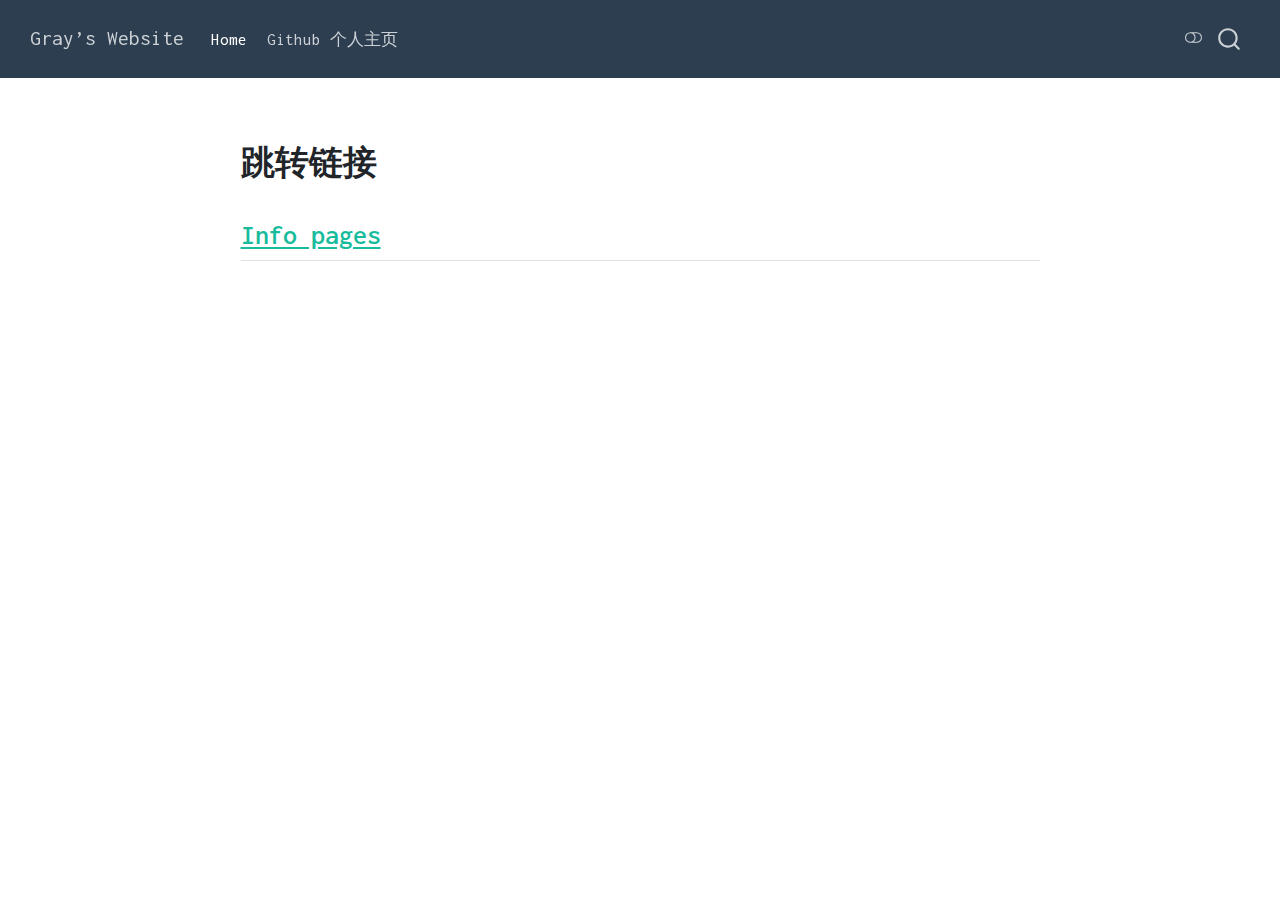
<file: docs/index.html>
<!DOCTYPE html>
<html xmlns="http://www.w3.org/1999/xhtml" lang="en" xml:lang="en"><head>

<meta charset="utf-8">
<meta name="generator" content="quarto-1.5.57">

<meta name="viewport" content="width=device-width, initial-scale=1.0, user-scalable=yes">


<title>Gray’s Website</title>
<style>
code{white-space: pre-wrap;}
span.smallcaps{font-variant: small-caps;}
div.columns{display: flex; gap: min(4vw, 1.5em);}
div.column{flex: auto; overflow-x: auto;}
div.hanging-indent{margin-left: 1.5em; text-indent: -1.5em;}
ul.task-list{list-style: none;}
ul.task-list li input[type="checkbox"] {
  width: 0.8em;
  margin: 0 0.8em 0.2em -1em; /* quarto-specific, see https://github.com/quarto-dev/quarto-cli/issues/4556 */ 
  vertical-align: middle;
}
</style>


<script src="site_libs/quarto-nav/quarto-nav.js"></script>
<script src="site_libs/quarto-nav/headroom.min.js"></script>
<script src="site_libs/clipboard/clipboard.min.js"></script>
<script src="site_libs/quarto-search/autocomplete.umd.js"></script>
<script src="site_libs/quarto-search/fuse.min.js"></script>
<script src="site_libs/quarto-search/quarto-search.js"></script>
<meta name="quarto:offset" content="./">
<script src="site_libs/quarto-html/quarto.js"></script>
<script src="site_libs/quarto-html/popper.min.js"></script>
<script src="site_libs/quarto-html/tippy.umd.min.js"></script>
<script src="site_libs/quarto-html/anchor.min.js"></script>
<link href="site_libs/quarto-html/tippy.css" rel="stylesheet">
<link href="site_libs/quarto-html/quarto-syntax-highlighting.css" rel="stylesheet" class="quarto-color-scheme" id="quarto-text-highlighting-styles">
<link href="site_libs/quarto-html/quarto-syntax-highlighting-dark.css" rel="prefetch" class="quarto-color-scheme quarto-color-alternate" id="quarto-text-highlighting-styles">
<script src="site_libs/bootstrap/bootstrap.min.js"></script>
<link href="site_libs/bootstrap/bootstrap-icons.css" rel="stylesheet">
<link href="site_libs/bootstrap/bootstrap.min.css" rel="stylesheet" class="quarto-color-scheme" id="quarto-bootstrap" data-mode="light">
<link href="site_libs/bootstrap/bootstrap-dark.min.css" rel="prefetch" class="quarto-color-scheme quarto-color-alternate" id="quarto-bootstrap" data-mode="dark">
<script id="quarto-search-options" type="application/json">{
  "location": "navbar",
  "copy-button": false,
  "collapse-after": 3,
  "panel-placement": "end",
  "type": "overlay",
  "limit": 50,
  "keyboard-shortcut": [
    "f",
    "/",
    "s"
  ],
  "show-item-context": false,
  "language": {
    "search-no-results-text": "No results",
    "search-matching-documents-text": "matching documents",
    "search-copy-link-title": "Copy link to search",
    "search-hide-matches-text": "Hide additional matches",
    "search-more-match-text": "more match in this document",
    "search-more-matches-text": "more matches in this document",
    "search-clear-button-title": "Clear",
    "search-text-placeholder": "",
    "search-detached-cancel-button-title": "Cancel",
    "search-submit-button-title": "Submit",
    "search-label": "Search"
  }
}</script>


<!-- <link rel="preconnect" href="https://fonts.googleapis.com">

<link rel="preconnect" href="https://fonts.gstatic.com" crossorigin>

<link href="https://fonts.googleapis.com/css2?family=Inconsolata&display=swap" rel="stylesheet"> -->



<!-- <link rel="preconnect" href="https://fonts.googleapis.com">

<link rel="preconnect" href="https://fonts.gstatic.com" crossorigin>

<link href="https://fonts.googleapis.com/css2?family=Big+Shoulders+Stencil:opsz,wght@10..72,100..900&display=swap"

    rel="stylesheet"> -->

</head>




<body class="nav-fixed fullcontent">

<div id="quarto-search-results"></div>
  <header id="quarto-header" class="headroom fixed-top">
    <nav class="navbar navbar-expand-lg " data-bs-theme="dark">
      <div class="navbar-container container-fluid">
      <div class="navbar-brand-container mx-auto">
    <a class="navbar-brand" href="./index.html">
    <span class="navbar-title">Gray’s Website</span>
    </a>
  </div>
            <div id="quarto-search" class="" title="Search"></div>
          <button class="navbar-toggler" type="button" data-bs-toggle="collapse" data-bs-target="#navbarCollapse" aria-controls="navbarCollapse" role="menu" aria-expanded="false" aria-label="Toggle navigation" onclick="if (window.quartoToggleHeadroom) { window.quartoToggleHeadroom(); }">
  <span class="navbar-toggler-icon"></span>
</button>
          <div class="collapse navbar-collapse" id="navbarCollapse">
            <ul class="navbar-nav navbar-nav-scroll me-auto">
  <li class="nav-item">
    <a class="nav-link active" href="./index.html" aria-current="page"> 
<span class="menu-text">Home</span></a>
  </li>  
  <li class="nav-item">
    <a class="nav-link" href="./pages/info.html"> 
<span class="menu-text">Github 个人主页</span></a>
  </li>  
</ul>
          </div> <!-- /navcollapse -->
            <div class="quarto-navbar-tools">
  <a href="" class="quarto-color-scheme-toggle quarto-navigation-tool  px-1" onclick="window.quartoToggleColorScheme(); return false;" title="Toggle dark mode"><i class="bi"></i></a>
</div>
      </div> <!-- /container-fluid -->
    </nav>
</header>
<!-- content -->
<div id="quarto-content" class="quarto-container page-columns page-rows-contents page-layout-article page-navbar">
<!-- sidebar -->
<!-- margin-sidebar -->
    
<!-- main -->
<main class="content" id="quarto-document-content">




<section id="跳转链接" class="level1">
<h1>跳转链接</h1>
<section id="info-pages" class="level2">
<h2 class="anchored" data-anchor-id="info-pages"><a href="./pages/info.html">Info pages</a></h2>


</section>
</section>

</main> <!-- /main -->
<script id="quarto-html-after-body" type="application/javascript">
window.document.addEventListener("DOMContentLoaded", function (event) {
  const toggleBodyColorMode = (bsSheetEl) => {
    const mode = bsSheetEl.getAttribute("data-mode");
    const bodyEl = window.document.querySelector("body");
    if (mode === "dark") {
      bodyEl.classList.add("quarto-dark");
      bodyEl.classList.remove("quarto-light");
    } else {
      bodyEl.classList.add("quarto-light");
      bodyEl.classList.remove("quarto-dark");
    }
  }
  const toggleBodyColorPrimary = () => {
    const bsSheetEl = window.document.querySelector("link#quarto-bootstrap");
    if (bsSheetEl) {
      toggleBodyColorMode(bsSheetEl);
    }
  }
  toggleBodyColorPrimary();  
  const disableStylesheet = (stylesheets) => {
    for (let i=0; i < stylesheets.length; i++) {
      const stylesheet = stylesheets[i];
      stylesheet.rel = 'prefetch';
    }
  }
  const enableStylesheet = (stylesheets) => {
    for (let i=0; i < stylesheets.length; i++) {
      const stylesheet = stylesheets[i];
      stylesheet.rel = 'stylesheet';
    }
  }
  const manageTransitions = (selector, allowTransitions) => {
    const els = window.document.querySelectorAll(selector);
    for (let i=0; i < els.length; i++) {
      const el = els[i];
      if (allowTransitions) {
        el.classList.remove('notransition');
      } else {
        el.classList.add('notransition');
      }
    }
  }
  const toggleGiscusIfUsed = (isAlternate, darkModeDefault) => {
    const baseTheme = document.querySelector('#giscus-base-theme')?.value ?? 'light';
    const alternateTheme = document.querySelector('#giscus-alt-theme')?.value ?? 'dark';
    let newTheme = '';
    if(darkModeDefault) {
      newTheme = isAlternate ? baseTheme : alternateTheme;
    } else {
      newTheme = isAlternate ? alternateTheme : baseTheme;
    }
    const changeGiscusTheme = () => {
      // From: https://github.com/giscus/giscus/issues/336
      const sendMessage = (message) => {
        const iframe = document.querySelector('iframe.giscus-frame');
        if (!iframe) return;
        iframe.contentWindow.postMessage({ giscus: message }, 'https://giscus.app');
      }
      sendMessage({
        setConfig: {
          theme: newTheme
        }
      });
    }
    const isGiscussLoaded = window.document.querySelector('iframe.giscus-frame') !== null;
    if (isGiscussLoaded) {
      changeGiscusTheme();
    }
  }
  const toggleColorMode = (alternate) => {
    // Switch the stylesheets
    const alternateStylesheets = window.document.querySelectorAll('link.quarto-color-scheme.quarto-color-alternate');
    manageTransitions('#quarto-margin-sidebar .nav-link', false);
    if (alternate) {
      enableStylesheet(alternateStylesheets);
      for (const sheetNode of alternateStylesheets) {
        if (sheetNode.id === "quarto-bootstrap") {
          toggleBodyColorMode(sheetNode);
        }
      }
    } else {
      disableStylesheet(alternateStylesheets);
      toggleBodyColorPrimary();
    }
    manageTransitions('#quarto-margin-sidebar .nav-link', true);
    // Switch the toggles
    const toggles = window.document.querySelectorAll('.quarto-color-scheme-toggle');
    for (let i=0; i < toggles.length; i++) {
      const toggle = toggles[i];
      if (toggle) {
        if (alternate) {
          toggle.classList.add("alternate");     
        } else {
          toggle.classList.remove("alternate");
        }
      }
    }
    // Hack to workaround the fact that safari doesn't
    // properly recolor the scrollbar when toggling (#1455)
    if (navigator.userAgent.indexOf('Safari') > 0 && navigator.userAgent.indexOf('Chrome') == -1) {
      manageTransitions("body", false);
      window.scrollTo(0, 1);
      setTimeout(() => {
        window.scrollTo(0, 0);
        manageTransitions("body", true);
      }, 40);  
    }
  }
  const isFileUrl = () => { 
    return window.location.protocol === 'file:';
  }
  const hasAlternateSentinel = () => {  
    let styleSentinel = getColorSchemeSentinel();
    if (styleSentinel !== null) {
      return styleSentinel === "alternate";
    } else {
      return false;
    }
  }
  const setStyleSentinel = (alternate) => {
    const value = alternate ? "alternate" : "default";
    if (!isFileUrl()) {
      window.localStorage.setItem("quarto-color-scheme", value);
    } else {
      localAlternateSentinel = value;
    }
  }
  const getColorSchemeSentinel = () => {
    if (!isFileUrl()) {
      const storageValue = window.localStorage.getItem("quarto-color-scheme");
      return storageValue != null ? storageValue : localAlternateSentinel;
    } else {
      return localAlternateSentinel;
    }
  }
  const darkModeDefault = false;
  let localAlternateSentinel = darkModeDefault ? 'alternate' : 'default';
  // Dark / light mode switch
  window.quartoToggleColorScheme = () => {
    // Read the current dark / light value 
    let toAlternate = !hasAlternateSentinel();
    toggleColorMode(toAlternate);
    setStyleSentinel(toAlternate);
    toggleGiscusIfUsed(toAlternate, darkModeDefault);
  };
  // Ensure there is a toggle, if there isn't float one in the top right
  if (window.document.querySelector('.quarto-color-scheme-toggle') === null) {
    const a = window.document.createElement('a');
    a.classList.add('top-right');
    a.classList.add('quarto-color-scheme-toggle');
    a.href = "";
    a.onclick = function() { try { window.quartoToggleColorScheme(); } catch {} return false; };
    const i = window.document.createElement("i");
    i.classList.add('bi');
    a.appendChild(i);
    window.document.body.appendChild(a);
  }
  // Switch to dark mode if need be
  if (hasAlternateSentinel()) {
    toggleColorMode(true);
  } else {
    toggleColorMode(false);
  }
  const icon = "";
  const anchorJS = new window.AnchorJS();
  anchorJS.options = {
    placement: 'right',
    icon: icon
  };
  anchorJS.add('.anchored');
  const isCodeAnnotation = (el) => {
    for (const clz of el.classList) {
      if (clz.startsWith('code-annotation-')) {                     
        return true;
      }
    }
    return false;
  }
  const onCopySuccess = function(e) {
    // button target
    const button = e.trigger;
    // don't keep focus
    button.blur();
    // flash "checked"
    button.classList.add('code-copy-button-checked');
    var currentTitle = button.getAttribute("title");
    button.setAttribute("title", "Copied!");
    let tooltip;
    if (window.bootstrap) {
      button.setAttribute("data-bs-toggle", "tooltip");
      button.setAttribute("data-bs-placement", "left");
      button.setAttribute("data-bs-title", "Copied!");
      tooltip = new bootstrap.Tooltip(button, 
        { trigger: "manual", 
          customClass: "code-copy-button-tooltip",
          offset: [0, -8]});
      tooltip.show();    
    }
    setTimeout(function() {
      if (tooltip) {
        tooltip.hide();
        button.removeAttribute("data-bs-title");
        button.removeAttribute("data-bs-toggle");
        button.removeAttribute("data-bs-placement");
      }
      button.setAttribute("title", currentTitle);
      button.classList.remove('code-copy-button-checked');
    }, 1000);
    // clear code selection
    e.clearSelection();
  }
  const getTextToCopy = function(trigger) {
      const codeEl = trigger.previousElementSibling.cloneNode(true);
      for (const childEl of codeEl.children) {
        if (isCodeAnnotation(childEl)) {
          childEl.remove();
        }
      }
      return codeEl.innerText;
  }
  const clipboard = new window.ClipboardJS('.code-copy-button:not([data-in-quarto-modal])', {
    text: getTextToCopy
  });
  clipboard.on('success', onCopySuccess);
  if (window.document.getElementById('quarto-embedded-source-code-modal')) {
    // For code content inside modals, clipBoardJS needs to be initialized with a container option
    // TODO: Check when it could be a function (https://github.com/zenorocha/clipboard.js/issues/860)
    const clipboardModal = new window.ClipboardJS('.code-copy-button[data-in-quarto-modal]', {
      text: getTextToCopy,
      container: window.document.getElementById('quarto-embedded-source-code-modal')
    });
    clipboardModal.on('success', onCopySuccess);
  }
    var localhostRegex = new RegExp(/^(?:http|https):\/\/localhost\:?[0-9]*\//);
    var mailtoRegex = new RegExp(/^mailto:/);
      var filterRegex = new RegExp('/' + window.location.host + '/');
    var isInternal = (href) => {
        return filterRegex.test(href) || localhostRegex.test(href) || mailtoRegex.test(href);
    }
    // Inspect non-navigation links and adorn them if external
 	var links = window.document.querySelectorAll('a[href]:not(.nav-link):not(.navbar-brand):not(.toc-action):not(.sidebar-link):not(.sidebar-item-toggle):not(.pagination-link):not(.no-external):not([aria-hidden]):not(.dropdown-item):not(.quarto-navigation-tool):not(.about-link)');
    for (var i=0; i<links.length; i++) {
      const link = links[i];
      if (!isInternal(link.href)) {
        // undo the damage that might have been done by quarto-nav.js in the case of
        // links that we want to consider external
        if (link.dataset.originalHref !== undefined) {
          link.href = link.dataset.originalHref;
        }
      }
    }
  function tippyHover(el, contentFn, onTriggerFn, onUntriggerFn) {
    const config = {
      allowHTML: true,
      maxWidth: 500,
      delay: 100,
      arrow: false,
      appendTo: function(el) {
          return el.parentElement;
      },
      interactive: true,
      interactiveBorder: 10,
      theme: 'quarto',
      placement: 'bottom-start',
    };
    if (contentFn) {
      config.content = contentFn;
    }
    if (onTriggerFn) {
      config.onTrigger = onTriggerFn;
    }
    if (onUntriggerFn) {
      config.onUntrigger = onUntriggerFn;
    }
    window.tippy(el, config); 
  }
  const noterefs = window.document.querySelectorAll('a[role="doc-noteref"]');
  for (var i=0; i<noterefs.length; i++) {
    const ref = noterefs[i];
    tippyHover(ref, function() {
      // use id or data attribute instead here
      let href = ref.getAttribute('data-footnote-href') || ref.getAttribute('href');
      try { href = new URL(href).hash; } catch {}
      const id = href.replace(/^#\/?/, "");
      const note = window.document.getElementById(id);
      if (note) {
        return note.innerHTML;
      } else {
        return "";
      }
    });
  }
  const xrefs = window.document.querySelectorAll('a.quarto-xref');
  const processXRef = (id, note) => {
    // Strip column container classes
    const stripColumnClz = (el) => {
      el.classList.remove("page-full", "page-columns");
      if (el.children) {
        for (const child of el.children) {
          stripColumnClz(child);
        }
      }
    }
    stripColumnClz(note)
    if (id === null || id.startsWith('sec-')) {
      // Special case sections, only their first couple elements
      const container = document.createElement("div");
      if (note.children && note.children.length > 2) {
        container.appendChild(note.children[0].cloneNode(true));
        for (let i = 1; i < note.children.length; i++) {
          const child = note.children[i];
          if (child.tagName === "P" && child.innerText === "") {
            continue;
          } else {
            container.appendChild(child.cloneNode(true));
            break;
          }
        }
        if (window.Quarto?.typesetMath) {
          window.Quarto.typesetMath(container);
        }
        return container.innerHTML
      } else {
        if (window.Quarto?.typesetMath) {
          window.Quarto.typesetMath(note);
        }
        return note.innerHTML;
      }
    } else {
      // Remove any anchor links if they are present
      const anchorLink = note.querySelector('a.anchorjs-link');
      if (anchorLink) {
        anchorLink.remove();
      }
      if (window.Quarto?.typesetMath) {
        window.Quarto.typesetMath(note);
      }
      // TODO in 1.5, we should make sure this works without a callout special case
      if (note.classList.contains("callout")) {
        return note.outerHTML;
      } else {
        return note.innerHTML;
      }
    }
  }
  for (var i=0; i<xrefs.length; i++) {
    const xref = xrefs[i];
    tippyHover(xref, undefined, function(instance) {
      instance.disable();
      let url = xref.getAttribute('href');
      let hash = undefined; 
      if (url.startsWith('#')) {
        hash = url;
      } else {
        try { hash = new URL(url).hash; } catch {}
      }
      if (hash) {
        const id = hash.replace(/^#\/?/, "");
        const note = window.document.getElementById(id);
        if (note !== null) {
          try {
            const html = processXRef(id, note.cloneNode(true));
            instance.setContent(html);
          } finally {
            instance.enable();
            instance.show();
          }
        } else {
          // See if we can fetch this
          fetch(url.split('#')[0])
          .then(res => res.text())
          .then(html => {
            const parser = new DOMParser();
            const htmlDoc = parser.parseFromString(html, "text/html");
            const note = htmlDoc.getElementById(id);
            if (note !== null) {
              const html = processXRef(id, note);
              instance.setContent(html);
            } 
          }).finally(() => {
            instance.enable();
            instance.show();
          });
        }
      } else {
        // See if we can fetch a full url (with no hash to target)
        // This is a special case and we should probably do some content thinning / targeting
        fetch(url)
        .then(res => res.text())
        .then(html => {
          const parser = new DOMParser();
          const htmlDoc = parser.parseFromString(html, "text/html");
          const note = htmlDoc.querySelector('main.content');
          if (note !== null) {
            // This should only happen for chapter cross references
            // (since there is no id in the URL)
            // remove the first header
            if (note.children.length > 0 && note.children[0].tagName === "HEADER") {
              note.children[0].remove();
            }
            const html = processXRef(null, note);
            instance.setContent(html);
          } 
        }).finally(() => {
          instance.enable();
          instance.show();
        });
      }
    }, function(instance) {
    });
  }
      let selectedAnnoteEl;
      const selectorForAnnotation = ( cell, annotation) => {
        let cellAttr = 'data-code-cell="' + cell + '"';
        let lineAttr = 'data-code-annotation="' +  annotation + '"';
        const selector = 'span[' + cellAttr + '][' + lineAttr + ']';
        return selector;
      }
      const selectCodeLines = (annoteEl) => {
        const doc = window.document;
        const targetCell = annoteEl.getAttribute("data-target-cell");
        const targetAnnotation = annoteEl.getAttribute("data-target-annotation");
        const annoteSpan = window.document.querySelector(selectorForAnnotation(targetCell, targetAnnotation));
        const lines = annoteSpan.getAttribute("data-code-lines").split(",");
        const lineIds = lines.map((line) => {
          return targetCell + "-" + line;
        })
        let top = null;
        let height = null;
        let parent = null;
        if (lineIds.length > 0) {
            //compute the position of the single el (top and bottom and make a div)
            const el = window.document.getElementById(lineIds[0]);
            top = el.offsetTop;
            height = el.offsetHeight;
            parent = el.parentElement.parentElement;
          if (lineIds.length > 1) {
            const lastEl = window.document.getElementById(lineIds[lineIds.length - 1]);
            const bottom = lastEl.offsetTop + lastEl.offsetHeight;
            height = bottom - top;
          }
          if (top !== null && height !== null && parent !== null) {
            // cook up a div (if necessary) and position it 
            let div = window.document.getElementById("code-annotation-line-highlight");
            if (div === null) {
              div = window.document.createElement("div");
              div.setAttribute("id", "code-annotation-line-highlight");
              div.style.position = 'absolute';
              parent.appendChild(div);
            }
            div.style.top = top - 2 + "px";
            div.style.height = height + 4 + "px";
            div.style.left = 0;
            let gutterDiv = window.document.getElementById("code-annotation-line-highlight-gutter");
            if (gutterDiv === null) {
              gutterDiv = window.document.createElement("div");
              gutterDiv.setAttribute("id", "code-annotation-line-highlight-gutter");
              gutterDiv.style.position = 'absolute';
              const codeCell = window.document.getElementById(targetCell);
              const gutter = codeCell.querySelector('.code-annotation-gutter');
              gutter.appendChild(gutterDiv);
            }
            gutterDiv.style.top = top - 2 + "px";
            gutterDiv.style.height = height + 4 + "px";
          }
          selectedAnnoteEl = annoteEl;
        }
      };
      const unselectCodeLines = () => {
        const elementsIds = ["code-annotation-line-highlight", "code-annotation-line-highlight-gutter"];
        elementsIds.forEach((elId) => {
          const div = window.document.getElementById(elId);
          if (div) {
            div.remove();
          }
        });
        selectedAnnoteEl = undefined;
      };
        // Handle positioning of the toggle
    window.addEventListener(
      "resize",
      throttle(() => {
        elRect = undefined;
        if (selectedAnnoteEl) {
          selectCodeLines(selectedAnnoteEl);
        }
      }, 10)
    );
    function throttle(fn, ms) {
    let throttle = false;
    let timer;
      return (...args) => {
        if(!throttle) { // first call gets through
            fn.apply(this, args);
            throttle = true;
        } else { // all the others get throttled
            if(timer) clearTimeout(timer); // cancel #2
            timer = setTimeout(() => {
              fn.apply(this, args);
              timer = throttle = false;
            }, ms);
        }
      };
    }
      // Attach click handler to the DT
      const annoteDls = window.document.querySelectorAll('dt[data-target-cell]');
      for (const annoteDlNode of annoteDls) {
        annoteDlNode.addEventListener('click', (event) => {
          const clickedEl = event.target;
          if (clickedEl !== selectedAnnoteEl) {
            unselectCodeLines();
            const activeEl = window.document.querySelector('dt[data-target-cell].code-annotation-active');
            if (activeEl) {
              activeEl.classList.remove('code-annotation-active');
            }
            selectCodeLines(clickedEl);
            clickedEl.classList.add('code-annotation-active');
          } else {
            // Unselect the line
            unselectCodeLines();
            clickedEl.classList.remove('code-annotation-active');
          }
        });
      }
  const findCites = (el) => {
    const parentEl = el.parentElement;
    if (parentEl) {
      const cites = parentEl.dataset.cites;
      if (cites) {
        return {
          el,
          cites: cites.split(' ')
        };
      } else {
        return findCites(el.parentElement)
      }
    } else {
      return undefined;
    }
  };
  var bibliorefs = window.document.querySelectorAll('a[role="doc-biblioref"]');
  for (var i=0; i<bibliorefs.length; i++) {
    const ref = bibliorefs[i];
    const citeInfo = findCites(ref);
    if (citeInfo) {
      tippyHover(citeInfo.el, function() {
        var popup = window.document.createElement('div');
        citeInfo.cites.forEach(function(cite) {
          var citeDiv = window.document.createElement('div');
          citeDiv.classList.add('hanging-indent');
          citeDiv.classList.add('csl-entry');
          var biblioDiv = window.document.getElementById('ref-' + cite);
          if (biblioDiv) {
            citeDiv.innerHTML = biblioDiv.innerHTML;
          }
          popup.appendChild(citeDiv);
        });
        return popup.innerHTML;
      });
    }
  }
});
</script>
</div> <!-- /content -->




</body></html>
</file>
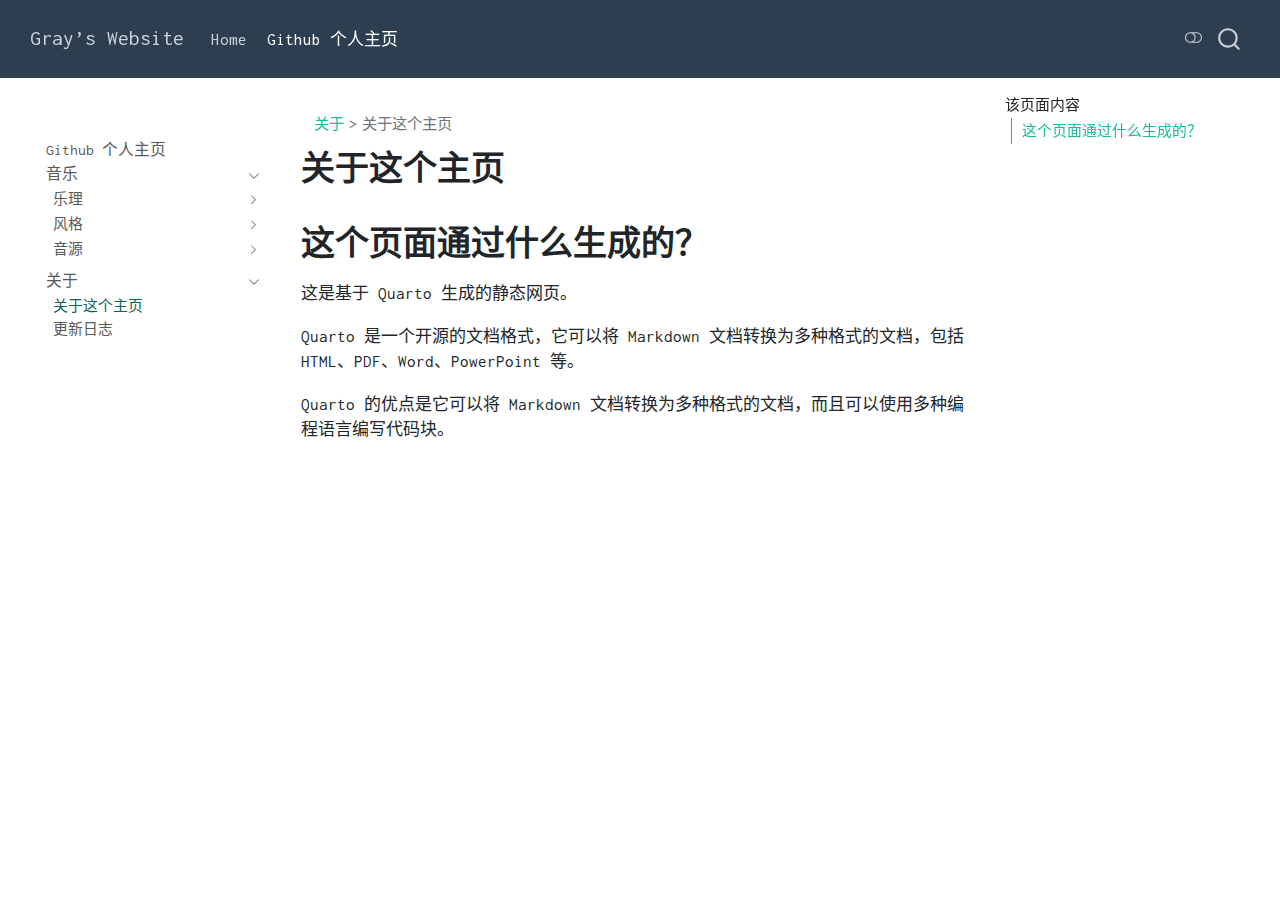
<file: docs/pages/关于/about.html>
<!DOCTYPE html>
<html xmlns="http://www.w3.org/1999/xhtml" lang="zh-CN" xml:lang="zh-CN"><head>

<meta charset="utf-8">
<meta name="generator" content="quarto-1.5.57">

<meta name="viewport" content="width=device-width, initial-scale=1.0, user-scalable=yes">


<title>关于这个主页 – Gray’s Website</title>
<style>
code{white-space: pre-wrap;}
span.smallcaps{font-variant: small-caps;}
div.columns{display: flex; gap: min(4vw, 1.5em);}
div.column{flex: auto; overflow-x: auto;}
div.hanging-indent{margin-left: 1.5em; text-indent: -1.5em;}
ul.task-list{list-style: none;}
ul.task-list li input[type="checkbox"] {
  width: 0.8em;
  margin: 0 0.8em 0.2em -1em; /* quarto-specific, see https://github.com/quarto-dev/quarto-cli/issues/4556 */ 
  vertical-align: middle;
}
</style>


<script src="../../site_libs/quarto-nav/quarto-nav.js"></script>
<script src="../../site_libs/quarto-nav/headroom.min.js"></script>
<script src="../../site_libs/clipboard/clipboard.min.js"></script>
<script src="../../site_libs/quarto-search/autocomplete.umd.js"></script>
<script src="../../site_libs/quarto-search/fuse.min.js"></script>
<script src="../../site_libs/quarto-search/quarto-search.js"></script>
<meta name="quarto:offset" content="../../">
<script src="../../site_libs/quarto-html/quarto.js"></script>
<script src="../../site_libs/quarto-html/popper.min.js"></script>
<script src="../../site_libs/quarto-html/tippy.umd.min.js"></script>
<script src="../../site_libs/quarto-html/anchor.min.js"></script>
<link href="../../site_libs/quarto-html/tippy.css" rel="stylesheet">
<link href="../../site_libs/quarto-html/quarto-syntax-highlighting.css" rel="stylesheet" class="quarto-color-scheme" id="quarto-text-highlighting-styles">
<link href="../../site_libs/quarto-html/quarto-syntax-highlighting-dark.css" rel="prefetch" class="quarto-color-scheme quarto-color-alternate" id="quarto-text-highlighting-styles">
<script src="../../site_libs/bootstrap/bootstrap.min.js"></script>
<link href="../../site_libs/bootstrap/bootstrap-icons.css" rel="stylesheet">
<link href="../../site_libs/bootstrap/bootstrap.min.css" rel="stylesheet" class="quarto-color-scheme" id="quarto-bootstrap" data-mode="light">
<link href="../../site_libs/bootstrap/bootstrap-dark.min.css" rel="prefetch" class="quarto-color-scheme quarto-color-alternate" id="quarto-bootstrap" data-mode="dark">
<script id="quarto-search-options" type="application/json">{
  "location": "navbar",
  "copy-button": false,
  "collapse-after": 3,
  "panel-placement": "end",
  "type": "overlay",
  "limit": 50,
  "keyboard-shortcut": [
    "f",
    "/",
    "s"
  ],
  "show-item-context": false,
  "language": {
    "search-no-results-text": "没有结果",
    "search-matching-documents-text": "匹配的文档",
    "search-copy-link-title": "复制搜索链接",
    "search-hide-matches-text": "隐藏其它匹配结果",
    "search-more-match-text": "更多匹配结果",
    "search-more-matches-text": "更多匹配结果",
    "search-clear-button-title": "清除",
    "search-text-placeholder": "",
    "search-detached-cancel-button-title": "取消",
    "search-submit-button-title": "提交",
    "search-label": "搜索"
  }
}</script>


<!-- <link rel="preconnect" href="https://fonts.googleapis.com">

<link rel="preconnect" href="https://fonts.gstatic.com" crossorigin>

<link href="https://fonts.googleapis.com/css2?family=Inconsolata&display=swap" rel="stylesheet"> -->



<!-- <link rel="preconnect" href="https://fonts.googleapis.com">

<link rel="preconnect" href="https://fonts.gstatic.com" crossorigin>

<link href="https://fonts.googleapis.com/css2?family=Big+Shoulders+Stencil:opsz,wght@10..72,100..900&display=swap"

    rel="stylesheet"> -->

</head>




<body class="nav-sidebar floating nav-fixed">

<div id="quarto-search-results"></div>
  <header id="quarto-header" class="headroom fixed-top">
    <nav class="navbar navbar-expand-lg " data-bs-theme="dark">
      <div class="navbar-container container-fluid">
      <div class="navbar-brand-container mx-auto">
    <a class="navbar-brand" href="../../index.html">
    <span class="navbar-title">Gray’s Website</span>
    </a>
  </div>
            <div id="quarto-search" class="" title="搜索"></div>
          <button class="navbar-toggler" type="button" data-bs-toggle="collapse" data-bs-target="#navbarCollapse" aria-controls="navbarCollapse" role="menu" aria-expanded="false" aria-label="展开或折叠导航栏" onclick="if (window.quartoToggleHeadroom) { window.quartoToggleHeadroom(); }">
  <span class="navbar-toggler-icon"></span>
</button>
          <div class="collapse navbar-collapse" id="navbarCollapse">
            <ul class="navbar-nav navbar-nav-scroll me-auto">
  <li class="nav-item">
    <a class="nav-link" href="../../index.html"> 
<span class="menu-text">Home</span></a>
  </li>  
  <li class="nav-item">
    <a class="nav-link active" href="../../pages/000-info.html" aria-current="page"> 
<span class="menu-text">Github 个人主页</span></a>
  </li>  
</ul>
          </div> <!-- /navcollapse -->
            <div class="quarto-navbar-tools">
  <a href="" class="quarto-color-scheme-toggle quarto-navigation-tool  px-1" onclick="window.quartoToggleColorScheme(); return false;" title="切换深色模式"><i class="bi"></i></a>
</div>
      </div> <!-- /container-fluid -->
    </nav>
  <nav class="quarto-secondary-nav">
    <div class="container-fluid d-flex">
      <button type="button" class="quarto-btn-toggle btn" data-bs-toggle="collapse" role="button" data-bs-target=".quarto-sidebar-collapse-item" aria-controls="quarto-sidebar" aria-expanded="false" aria-label="展开或折叠侧边栏导航" onclick="if (window.quartoToggleHeadroom) { window.quartoToggleHeadroom(); }">
        <i class="bi bi-layout-text-sidebar-reverse"></i>
      </button>
        <nav class="quarto-page-breadcrumbs" aria-label="breadcrumb"><ol class="breadcrumb"><li class="breadcrumb-item"><a href="../../pages/关于/about.html">关于</a></li><li class="breadcrumb-item"><a href="../../pages/关于/about.html">关于这个主页</a></li></ol></nav>
        <a class="flex-grow-1" role="navigation" data-bs-toggle="collapse" data-bs-target=".quarto-sidebar-collapse-item" aria-controls="quarto-sidebar" aria-expanded="false" aria-label="展开或折叠侧边栏导航" onclick="if (window.quartoToggleHeadroom) { window.quartoToggleHeadroom(); }">      
        </a>
      <button type="button" class="btn quarto-search-button" aria-label="搜索" onclick="window.quartoOpenSearch();">
        <i class="bi bi-search"></i>
      </button>
    </div>
  </nav>
</header>
<!-- content -->
<div id="quarto-content" class="quarto-container page-columns page-rows-contents page-layout-article page-navbar">
<!-- sidebar -->
  <nav id="quarto-sidebar" class="sidebar collapse collapse-horizontal quarto-sidebar-collapse-item sidebar-navigation floating overflow-auto">
        <div class="mt-2 flex-shrink-0 align-items-center">
        <div class="sidebar-search">
        <div id="quarto-search" class="" title="搜索"></div>
        </div>
        </div>
    <div class="sidebar-menu-container"> 
    <ul class="list-unstyled mt-1">
        <li class="sidebar-item">
  <div class="sidebar-item-container"> 
  <a href="../../pages/000-info.html" class="sidebar-item-text sidebar-link">
 <span class="menu-text">Github 个人主页</span></a>
  </div>
</li>
        <li class="sidebar-item sidebar-item-section">
      <div class="sidebar-item-container"> 
            <a class="sidebar-item-text sidebar-link text-start" data-bs-toggle="collapse" data-bs-target="#quarto-sidebar-section-1" role="navigation" aria-expanded="true">
 <span class="menu-text">音乐</span></a>
          <a class="sidebar-item-toggle text-start" data-bs-toggle="collapse" data-bs-target="#quarto-sidebar-section-1" role="navigation" aria-expanded="true" aria-label="展开或折叠此栏">
            <i class="bi bi-chevron-right ms-2"></i>
          </a> 
      </div>
      <ul id="quarto-sidebar-section-1" class="collapse list-unstyled sidebar-section depth1 show">  
          <li class="sidebar-item sidebar-item-section">
      <div class="sidebar-item-container"> 
            <a class="sidebar-item-text sidebar-link text-start collapsed" data-bs-toggle="collapse" data-bs-target="#quarto-sidebar-section-2" role="navigation" aria-expanded="false">
 <span class="menu-text">乐理</span></a>
          <a class="sidebar-item-toggle text-start collapsed" data-bs-toggle="collapse" data-bs-target="#quarto-sidebar-section-2" role="navigation" aria-expanded="false" aria-label="展开或折叠此栏">
            <i class="bi bi-chevron-right ms-2"></i>
          </a> 
      </div>
      <ul id="quarto-sidebar-section-2" class="collapse list-unstyled sidebar-section depth2 ">  
          <li class="sidebar-item sidebar-item-section">
      <div class="sidebar-item-container"> 
            <a class="sidebar-item-text sidebar-link text-start collapsed" data-bs-toggle="collapse" data-bs-target="#quarto-sidebar-section-3" role="navigation" aria-expanded="false">
 <span class="menu-text">七和弦</span></a>
          <a class="sidebar-item-toggle text-start collapsed" data-bs-toggle="collapse" data-bs-target="#quarto-sidebar-section-3" role="navigation" aria-expanded="false" aria-label="展开或折叠此栏">
            <i class="bi bi-chevron-right ms-2"></i>
          </a> 
      </div>
      <ul id="quarto-sidebar-section-3" class="collapse list-unstyled sidebar-section depth3 ">  
          <li class="sidebar-item">
  <div class="sidebar-item-container"> 
  <a href="../../pages/720-音乐/711-乐理/711.04-七和弦/减七和弦.html" class="sidebar-item-text sidebar-link">
 <span class="menu-text">减七和弦</span></a>
  </div>
</li>
      </ul>
  </li>
      </ul>
  </li>
          <li class="sidebar-item sidebar-item-section">
      <div class="sidebar-item-container"> 
            <a class="sidebar-item-text sidebar-link text-start collapsed" data-bs-toggle="collapse" data-bs-target="#quarto-sidebar-section-4" role="navigation" aria-expanded="false">
 <span class="menu-text">风格</span></a>
          <a class="sidebar-item-toggle text-start collapsed" data-bs-toggle="collapse" data-bs-target="#quarto-sidebar-section-4" role="navigation" aria-expanded="false" aria-label="展开或折叠此栏">
            <i class="bi bi-chevron-right ms-2"></i>
          </a> 
      </div>
      <ul id="quarto-sidebar-section-4" class="collapse list-unstyled sidebar-section depth2 ">  
          <li class="sidebar-item sidebar-item-section">
      <div class="sidebar-item-container"> 
            <a class="sidebar-item-text sidebar-link text-start collapsed" data-bs-toggle="collapse" data-bs-target="#quarto-sidebar-section-5" role="navigation" aria-expanded="false">
 <span class="menu-text">弗拉门戈</span></a>
          <a class="sidebar-item-toggle text-start collapsed" data-bs-toggle="collapse" data-bs-target="#quarto-sidebar-section-5" role="navigation" aria-expanded="false" aria-label="展开或折叠此栏">
            <i class="bi bi-chevron-right ms-2"></i>
          </a> 
      </div>
      <ul id="quarto-sidebar-section-5" class="collapse list-unstyled sidebar-section depth3 ">  
          <li class="sidebar-item">
  <div class="sidebar-item-container"> 
  <a href="../../pages/720-音乐/712-风格/712.56-弗拉门戈/弗拉门戈曲风.html" class="sidebar-item-text sidebar-link">
 <span class="menu-text">弗拉门戈曲风</span></a>
  </div>
</li>
      </ul>
  </li>
          <li class="sidebar-item sidebar-item-section">
      <div class="sidebar-item-container"> 
            <a class="sidebar-item-text sidebar-link text-start collapsed" data-bs-toggle="collapse" data-bs-target="#quarto-sidebar-section-6" role="navigation" aria-expanded="false">
 <span class="menu-text">好莱坞配乐</span></a>
          <a class="sidebar-item-toggle text-start collapsed" data-bs-toggle="collapse" data-bs-target="#quarto-sidebar-section-6" role="navigation" aria-expanded="false" aria-label="展开或折叠此栏">
            <i class="bi bi-chevron-right ms-2"></i>
          </a> 
      </div>
      <ul id="quarto-sidebar-section-6" class="collapse list-unstyled sidebar-section depth3 ">  
          <li class="sidebar-item">
  <div class="sidebar-item-container"> 
  <a href="../../pages/720-音乐/712-风格/712.57-好莱坞配乐/好莱坞和弦标记与常用进行.html" class="sidebar-item-text sidebar-link">
 <span class="menu-text">好莱坞和弦标记与常用进行</span></a>
  </div>
</li>
      </ul>
  </li>
      </ul>
  </li>
          <li class="sidebar-item sidebar-item-section">
      <div class="sidebar-item-container"> 
            <a class="sidebar-item-text sidebar-link text-start collapsed" data-bs-toggle="collapse" data-bs-target="#quarto-sidebar-section-7" role="navigation" aria-expanded="false">
 <span class="menu-text">音源</span></a>
          <a class="sidebar-item-toggle text-start collapsed" data-bs-toggle="collapse" data-bs-target="#quarto-sidebar-section-7" role="navigation" aria-expanded="false" aria-label="展开或折叠此栏">
            <i class="bi bi-chevron-right ms-2"></i>
          </a> 
      </div>
      <ul id="quarto-sidebar-section-7" class="collapse list-unstyled sidebar-section depth2 ">  
          <li class="sidebar-item">
  <div class="sidebar-item-container"> 
  <a href="../../pages/720-音乐/716-音源/KSP - 伪 Round Robin.html" class="sidebar-item-text sidebar-link">
 <span class="menu-text">KSP - 伪 Round Robin</span></a>
  </div>
</li>
          <li class="sidebar-item">
  <div class="sidebar-item-container"> 
  <a href="../../pages/720-音乐/716-音源/KSP - 伪连奏.html" class="sidebar-item-text sidebar-link">
 <span class="menu-text">KSP - 伪连奏</span></a>
  </div>
</li>
          <li class="sidebar-item">
  <div class="sidebar-item-container"> 
  <a href="../../pages/720-音乐/716-音源/MusicLab - Realxxx.html" class="sidebar-item-text sidebar-link">
 <span class="menu-text">MusicLab - Realxxx</span></a>
  </div>
</li>
          <li class="sidebar-item">
  <div class="sidebar-item-container"> 
  <a href="../../pages/720-音乐/716-音源/优秀的免费音源.html" class="sidebar-item-text sidebar-link">
 <span class="menu-text">优秀的免费音源</span></a>
  </div>
</li>
      </ul>
  </li>
      </ul>
  </li>
        <li class="sidebar-item sidebar-item-section">
      <div class="sidebar-item-container"> 
            <a class="sidebar-item-text sidebar-link text-start" data-bs-toggle="collapse" data-bs-target="#quarto-sidebar-section-8" role="navigation" aria-expanded="true">
 <span class="menu-text">关于</span></a>
          <a class="sidebar-item-toggle text-start" data-bs-toggle="collapse" data-bs-target="#quarto-sidebar-section-8" role="navigation" aria-expanded="true" aria-label="展开或折叠此栏">
            <i class="bi bi-chevron-right ms-2"></i>
          </a> 
      </div>
      <ul id="quarto-sidebar-section-8" class="collapse list-unstyled sidebar-section depth1 show">  
          <li class="sidebar-item">
  <div class="sidebar-item-container"> 
  <a href="../../pages/关于/about.html" class="sidebar-item-text sidebar-link active">
 <span class="menu-text">关于这个主页</span></a>
  </div>
</li>
          <li class="sidebar-item">
  <div class="sidebar-item-container"> 
  <a href="../../pages/关于/Log.html" class="sidebar-item-text sidebar-link">
 <span class="menu-text">更新日志</span></a>
  </div>
</li>
      </ul>
  </li>
    </ul>
    </div>
</nav>
<div id="quarto-sidebar-glass" class="quarto-sidebar-collapse-item" data-bs-toggle="collapse" data-bs-target=".quarto-sidebar-collapse-item"></div>
<!-- margin-sidebar -->
    <div id="quarto-margin-sidebar" class="sidebar margin-sidebar">
        <nav id="TOC" role="doc-toc" class="toc-active">
    <h2 id="toc-title">该页面内容</h2>
   
  <ul>
  <li><a href="#这个页面通过什么生成的" id="toc-这个页面通过什么生成的" class="nav-link active" data-scroll-target="#这个页面通过什么生成的">这个页面通过什么生成的？</a></li>
  </ul>
</nav>
    </div>
<!-- main -->
<main class="content" id="quarto-document-content">

<header id="title-block-header" class="quarto-title-block default"><nav class="quarto-page-breadcrumbs quarto-title-breadcrumbs d-none d-lg-block" aria-label="breadcrumb"><ol class="breadcrumb"><li class="breadcrumb-item"><a href="../../pages/关于/about.html">关于</a></li><li class="breadcrumb-item"><a href="../../pages/关于/about.html">关于这个主页</a></li></ol></nav>
<div class="quarto-title">
<h1 class="title">关于这个主页</h1>
</div>



<div class="quarto-title-meta">

    
  
    
  </div>
  


</header>


<section id="这个页面通过什么生成的" class="level1">
<h1>这个页面通过什么生成的？</h1>
<p>这是基于 Quarto 生成的静态网页。</p>
<p>Quarto 是一个开源的文档格式，它可以将 Markdown 文档转换为多种格式的文档，包括 HTML、PDF、Word、PowerPoint 等。</p>
<p>Quarto 的优点是它可以将 Markdown 文档转换为多种格式的文档，而且可以使用多种编程语言编写代码块。</p>


</section>

</main> <!-- /main -->
<script id="quarto-html-after-body" type="application/javascript">
window.document.addEventListener("DOMContentLoaded", function (event) {
  const toggleBodyColorMode = (bsSheetEl) => {
    const mode = bsSheetEl.getAttribute("data-mode");
    const bodyEl = window.document.querySelector("body");
    if (mode === "dark") {
      bodyEl.classList.add("quarto-dark");
      bodyEl.classList.remove("quarto-light");
    } else {
      bodyEl.classList.add("quarto-light");
      bodyEl.classList.remove("quarto-dark");
    }
  }
  const toggleBodyColorPrimary = () => {
    const bsSheetEl = window.document.querySelector("link#quarto-bootstrap");
    if (bsSheetEl) {
      toggleBodyColorMode(bsSheetEl);
    }
  }
  toggleBodyColorPrimary();  
  const disableStylesheet = (stylesheets) => {
    for (let i=0; i < stylesheets.length; i++) {
      const stylesheet = stylesheets[i];
      stylesheet.rel = 'prefetch';
    }
  }
  const enableStylesheet = (stylesheets) => {
    for (let i=0; i < stylesheets.length; i++) {
      const stylesheet = stylesheets[i];
      stylesheet.rel = 'stylesheet';
    }
  }
  const manageTransitions = (selector, allowTransitions) => {
    const els = window.document.querySelectorAll(selector);
    for (let i=0; i < els.length; i++) {
      const el = els[i];
      if (allowTransitions) {
        el.classList.remove('notransition');
      } else {
        el.classList.add('notransition');
      }
    }
  }
  const toggleGiscusIfUsed = (isAlternate, darkModeDefault) => {
    const baseTheme = document.querySelector('#giscus-base-theme')?.value ?? 'light';
    const alternateTheme = document.querySelector('#giscus-alt-theme')?.value ?? 'dark';
    let newTheme = '';
    if(darkModeDefault) {
      newTheme = isAlternate ? baseTheme : alternateTheme;
    } else {
      newTheme = isAlternate ? alternateTheme : baseTheme;
    }
    const changeGiscusTheme = () => {
      // From: https://github.com/giscus/giscus/issues/336
      const sendMessage = (message) => {
        const iframe = document.querySelector('iframe.giscus-frame');
        if (!iframe) return;
        iframe.contentWindow.postMessage({ giscus: message }, 'https://giscus.app');
      }
      sendMessage({
        setConfig: {
          theme: newTheme
        }
      });
    }
    const isGiscussLoaded = window.document.querySelector('iframe.giscus-frame') !== null;
    if (isGiscussLoaded) {
      changeGiscusTheme();
    }
  }
  const toggleColorMode = (alternate) => {
    // Switch the stylesheets
    const alternateStylesheets = window.document.querySelectorAll('link.quarto-color-scheme.quarto-color-alternate');
    manageTransitions('#quarto-margin-sidebar .nav-link', false);
    if (alternate) {
      enableStylesheet(alternateStylesheets);
      for (const sheetNode of alternateStylesheets) {
        if (sheetNode.id === "quarto-bootstrap") {
          toggleBodyColorMode(sheetNode);
        }
      }
    } else {
      disableStylesheet(alternateStylesheets);
      toggleBodyColorPrimary();
    }
    manageTransitions('#quarto-margin-sidebar .nav-link', true);
    // Switch the toggles
    const toggles = window.document.querySelectorAll('.quarto-color-scheme-toggle');
    for (let i=0; i < toggles.length; i++) {
      const toggle = toggles[i];
      if (toggle) {
        if (alternate) {
          toggle.classList.add("alternate");     
        } else {
          toggle.classList.remove("alternate");
        }
      }
    }
    // Hack to workaround the fact that safari doesn't
    // properly recolor the scrollbar when toggling (#1455)
    if (navigator.userAgent.indexOf('Safari') > 0 && navigator.userAgent.indexOf('Chrome') == -1) {
      manageTransitions("body", false);
      window.scrollTo(0, 1);
      setTimeout(() => {
        window.scrollTo(0, 0);
        manageTransitions("body", true);
      }, 40);  
    }
  }
  const isFileUrl = () => { 
    return window.location.protocol === 'file:';
  }
  const hasAlternateSentinel = () => {  
    let styleSentinel = getColorSchemeSentinel();
    if (styleSentinel !== null) {
      return styleSentinel === "alternate";
    } else {
      return false;
    }
  }
  const setStyleSentinel = (alternate) => {
    const value = alternate ? "alternate" : "default";
    if (!isFileUrl()) {
      window.localStorage.setItem("quarto-color-scheme", value);
    } else {
      localAlternateSentinel = value;
    }
  }
  const getColorSchemeSentinel = () => {
    if (!isFileUrl()) {
      const storageValue = window.localStorage.getItem("quarto-color-scheme");
      return storageValue != null ? storageValue : localAlternateSentinel;
    } else {
      return localAlternateSentinel;
    }
  }
  const darkModeDefault = false;
  let localAlternateSentinel = darkModeDefault ? 'alternate' : 'default';
  // Dark / light mode switch
  window.quartoToggleColorScheme = () => {
    // Read the current dark / light value 
    let toAlternate = !hasAlternateSentinel();
    toggleColorMode(toAlternate);
    setStyleSentinel(toAlternate);
    toggleGiscusIfUsed(toAlternate, darkModeDefault);
  };
  // Ensure there is a toggle, if there isn't float one in the top right
  if (window.document.querySelector('.quarto-color-scheme-toggle') === null) {
    const a = window.document.createElement('a');
    a.classList.add('top-right');
    a.classList.add('quarto-color-scheme-toggle');
    a.href = "";
    a.onclick = function() { try { window.quartoToggleColorScheme(); } catch {} return false; };
    const i = window.document.createElement("i");
    i.classList.add('bi');
    a.appendChild(i);
    window.document.body.appendChild(a);
  }
  // Switch to dark mode if need be
  if (hasAlternateSentinel()) {
    toggleColorMode(true);
  } else {
    toggleColorMode(false);
  }
  const icon = "";
  const anchorJS = new window.AnchorJS();
  anchorJS.options = {
    placement: 'right',
    icon: icon
  };
  anchorJS.add('.anchored');
  const isCodeAnnotation = (el) => {
    for (const clz of el.classList) {
      if (clz.startsWith('code-annotation-')) {                     
        return true;
      }
    }
    return false;
  }
  const onCopySuccess = function(e) {
    // button target
    const button = e.trigger;
    // don't keep focus
    button.blur();
    // flash "checked"
    button.classList.add('code-copy-button-checked');
    var currentTitle = button.getAttribute("title");
    button.setAttribute("title", "已复制");
    let tooltip;
    if (window.bootstrap) {
      button.setAttribute("data-bs-toggle", "tooltip");
      button.setAttribute("data-bs-placement", "left");
      button.setAttribute("data-bs-title", "已复制");
      tooltip = new bootstrap.Tooltip(button, 
        { trigger: "manual", 
          customClass: "code-copy-button-tooltip",
          offset: [0, -8]});
      tooltip.show();    
    }
    setTimeout(function() {
      if (tooltip) {
        tooltip.hide();
        button.removeAttribute("data-bs-title");
        button.removeAttribute("data-bs-toggle");
        button.removeAttribute("data-bs-placement");
      }
      button.setAttribute("title", currentTitle);
      button.classList.remove('code-copy-button-checked');
    }, 1000);
    // clear code selection
    e.clearSelection();
  }
  const getTextToCopy = function(trigger) {
      const codeEl = trigger.previousElementSibling.cloneNode(true);
      for (const childEl of codeEl.children) {
        if (isCodeAnnotation(childEl)) {
          childEl.remove();
        }
      }
      return codeEl.innerText;
  }
  const clipboard = new window.ClipboardJS('.code-copy-button:not([data-in-quarto-modal])', {
    text: getTextToCopy
  });
  clipboard.on('success', onCopySuccess);
  if (window.document.getElementById('quarto-embedded-source-code-modal')) {
    // For code content inside modals, clipBoardJS needs to be initialized with a container option
    // TODO: Check when it could be a function (https://github.com/zenorocha/clipboard.js/issues/860)
    const clipboardModal = new window.ClipboardJS('.code-copy-button[data-in-quarto-modal]', {
      text: getTextToCopy,
      container: window.document.getElementById('quarto-embedded-source-code-modal')
    });
    clipboardModal.on('success', onCopySuccess);
  }
    var localhostRegex = new RegExp(/^(?:http|https):\/\/localhost\:?[0-9]*\//);
    var mailtoRegex = new RegExp(/^mailto:/);
      var filterRegex = new RegExp('/' + window.location.host + '/');
    var isInternal = (href) => {
        return filterRegex.test(href) || localhostRegex.test(href) || mailtoRegex.test(href);
    }
    // Inspect non-navigation links and adorn them if external
 	var links = window.document.querySelectorAll('a[href]:not(.nav-link):not(.navbar-brand):not(.toc-action):not(.sidebar-link):not(.sidebar-item-toggle):not(.pagination-link):not(.no-external):not([aria-hidden]):not(.dropdown-item):not(.quarto-navigation-tool):not(.about-link)');
    for (var i=0; i<links.length; i++) {
      const link = links[i];
      if (!isInternal(link.href)) {
        // undo the damage that might have been done by quarto-nav.js in the case of
        // links that we want to consider external
        if (link.dataset.originalHref !== undefined) {
          link.href = link.dataset.originalHref;
        }
      }
    }
  function tippyHover(el, contentFn, onTriggerFn, onUntriggerFn) {
    const config = {
      allowHTML: true,
      maxWidth: 500,
      delay: 100,
      arrow: false,
      appendTo: function(el) {
          return el.parentElement;
      },
      interactive: true,
      interactiveBorder: 10,
      theme: 'quarto',
      placement: 'bottom-start',
    };
    if (contentFn) {
      config.content = contentFn;
    }
    if (onTriggerFn) {
      config.onTrigger = onTriggerFn;
    }
    if (onUntriggerFn) {
      config.onUntrigger = onUntriggerFn;
    }
    window.tippy(el, config); 
  }
  const noterefs = window.document.querySelectorAll('a[role="doc-noteref"]');
  for (var i=0; i<noterefs.length; i++) {
    const ref = noterefs[i];
    tippyHover(ref, function() {
      // use id or data attribute instead here
      let href = ref.getAttribute('data-footnote-href') || ref.getAttribute('href');
      try { href = new URL(href).hash; } catch {}
      const id = href.replace(/^#\/?/, "");
      const note = window.document.getElementById(id);
      if (note) {
        return note.innerHTML;
      } else {
        return "";
      }
    });
  }
  const xrefs = window.document.querySelectorAll('a.quarto-xref');
  const processXRef = (id, note) => {
    // Strip column container classes
    const stripColumnClz = (el) => {
      el.classList.remove("page-full", "page-columns");
      if (el.children) {
        for (const child of el.children) {
          stripColumnClz(child);
        }
      }
    }
    stripColumnClz(note)
    if (id === null || id.startsWith('sec-')) {
      // Special case sections, only their first couple elements
      const container = document.createElement("div");
      if (note.children && note.children.length > 2) {
        container.appendChild(note.children[0].cloneNode(true));
        for (let i = 1; i < note.children.length; i++) {
          const child = note.children[i];
          if (child.tagName === "P" && child.innerText === "") {
            continue;
          } else {
            container.appendChild(child.cloneNode(true));
            break;
          }
        }
        if (window.Quarto?.typesetMath) {
          window.Quarto.typesetMath(container);
        }
        return container.innerHTML
      } else {
        if (window.Quarto?.typesetMath) {
          window.Quarto.typesetMath(note);
        }
        return note.innerHTML;
      }
    } else {
      // Remove any anchor links if they are present
      const anchorLink = note.querySelector('a.anchorjs-link');
      if (anchorLink) {
        anchorLink.remove();
      }
      if (window.Quarto?.typesetMath) {
        window.Quarto.typesetMath(note);
      }
      // TODO in 1.5, we should make sure this works without a callout special case
      if (note.classList.contains("callout")) {
        return note.outerHTML;
      } else {
        return note.innerHTML;
      }
    }
  }
  for (var i=0; i<xrefs.length; i++) {
    const xref = xrefs[i];
    tippyHover(xref, undefined, function(instance) {
      instance.disable();
      let url = xref.getAttribute('href');
      let hash = undefined; 
      if (url.startsWith('#')) {
        hash = url;
      } else {
        try { hash = new URL(url).hash; } catch {}
      }
      if (hash) {
        const id = hash.replace(/^#\/?/, "");
        const note = window.document.getElementById(id);
        if (note !== null) {
          try {
            const html = processXRef(id, note.cloneNode(true));
            instance.setContent(html);
          } finally {
            instance.enable();
            instance.show();
          }
        } else {
          // See if we can fetch this
          fetch(url.split('#')[0])
          .then(res => res.text())
          .then(html => {
            const parser = new DOMParser();
            const htmlDoc = parser.parseFromString(html, "text/html");
            const note = htmlDoc.getElementById(id);
            if (note !== null) {
              const html = processXRef(id, note);
              instance.setContent(html);
            } 
          }).finally(() => {
            instance.enable();
            instance.show();
          });
        }
      } else {
        // See if we can fetch a full url (with no hash to target)
        // This is a special case and we should probably do some content thinning / targeting
        fetch(url)
        .then(res => res.text())
        .then(html => {
          const parser = new DOMParser();
          const htmlDoc = parser.parseFromString(html, "text/html");
          const note = htmlDoc.querySelector('main.content');
          if (note !== null) {
            // This should only happen for chapter cross references
            // (since there is no id in the URL)
            // remove the first header
            if (note.children.length > 0 && note.children[0].tagName === "HEADER") {
              note.children[0].remove();
            }
            const html = processXRef(null, note);
            instance.setContent(html);
          } 
        }).finally(() => {
          instance.enable();
          instance.show();
        });
      }
    }, function(instance) {
    });
  }
      let selectedAnnoteEl;
      const selectorForAnnotation = ( cell, annotation) => {
        let cellAttr = 'data-code-cell="' + cell + '"';
        let lineAttr = 'data-code-annotation="' +  annotation + '"';
        const selector = 'span[' + cellAttr + '][' + lineAttr + ']';
        return selector;
      }
      const selectCodeLines = (annoteEl) => {
        const doc = window.document;
        const targetCell = annoteEl.getAttribute("data-target-cell");
        const targetAnnotation = annoteEl.getAttribute("data-target-annotation");
        const annoteSpan = window.document.querySelector(selectorForAnnotation(targetCell, targetAnnotation));
        const lines = annoteSpan.getAttribute("data-code-lines").split(",");
        const lineIds = lines.map((line) => {
          return targetCell + "-" + line;
        })
        let top = null;
        let height = null;
        let parent = null;
        if (lineIds.length > 0) {
            //compute the position of the single el (top and bottom and make a div)
            const el = window.document.getElementById(lineIds[0]);
            top = el.offsetTop;
            height = el.offsetHeight;
            parent = el.parentElement.parentElement;
          if (lineIds.length > 1) {
            const lastEl = window.document.getElementById(lineIds[lineIds.length - 1]);
            const bottom = lastEl.offsetTop + lastEl.offsetHeight;
            height = bottom - top;
          }
          if (top !== null && height !== null && parent !== null) {
            // cook up a div (if necessary) and position it 
            let div = window.document.getElementById("code-annotation-line-highlight");
            if (div === null) {
              div = window.document.createElement("div");
              div.setAttribute("id", "code-annotation-line-highlight");
              div.style.position = 'absolute';
              parent.appendChild(div);
            }
            div.style.top = top - 2 + "px";
            div.style.height = height + 4 + "px";
            div.style.left = 0;
            let gutterDiv = window.document.getElementById("code-annotation-line-highlight-gutter");
            if (gutterDiv === null) {
              gutterDiv = window.document.createElement("div");
              gutterDiv.setAttribute("id", "code-annotation-line-highlight-gutter");
              gutterDiv.style.position = 'absolute';
              const codeCell = window.document.getElementById(targetCell);
              const gutter = codeCell.querySelector('.code-annotation-gutter');
              gutter.appendChild(gutterDiv);
            }
            gutterDiv.style.top = top - 2 + "px";
            gutterDiv.style.height = height + 4 + "px";
          }
          selectedAnnoteEl = annoteEl;
        }
      };
      const unselectCodeLines = () => {
        const elementsIds = ["code-annotation-line-highlight", "code-annotation-line-highlight-gutter"];
        elementsIds.forEach((elId) => {
          const div = window.document.getElementById(elId);
          if (div) {
            div.remove();
          }
        });
        selectedAnnoteEl = undefined;
      };
        // Handle positioning of the toggle
    window.addEventListener(
      "resize",
      throttle(() => {
        elRect = undefined;
        if (selectedAnnoteEl) {
          selectCodeLines(selectedAnnoteEl);
        }
      }, 10)
    );
    function throttle(fn, ms) {
    let throttle = false;
    let timer;
      return (...args) => {
        if(!throttle) { // first call gets through
            fn.apply(this, args);
            throttle = true;
        } else { // all the others get throttled
            if(timer) clearTimeout(timer); // cancel #2
            timer = setTimeout(() => {
              fn.apply(this, args);
              timer = throttle = false;
            }, ms);
        }
      };
    }
      // Attach click handler to the DT
      const annoteDls = window.document.querySelectorAll('dt[data-target-cell]');
      for (const annoteDlNode of annoteDls) {
        annoteDlNode.addEventListener('click', (event) => {
          const clickedEl = event.target;
          if (clickedEl !== selectedAnnoteEl) {
            unselectCodeLines();
            const activeEl = window.document.querySelector('dt[data-target-cell].code-annotation-active');
            if (activeEl) {
              activeEl.classList.remove('code-annotation-active');
            }
            selectCodeLines(clickedEl);
            clickedEl.classList.add('code-annotation-active');
          } else {
            // Unselect the line
            unselectCodeLines();
            clickedEl.classList.remove('code-annotation-active');
          }
        });
      }
  const findCites = (el) => {
    const parentEl = el.parentElement;
    if (parentEl) {
      const cites = parentEl.dataset.cites;
      if (cites) {
        return {
          el,
          cites: cites.split(' ')
        };
      } else {
        return findCites(el.parentElement)
      }
    } else {
      return undefined;
    }
  };
  var bibliorefs = window.document.querySelectorAll('a[role="doc-biblioref"]');
  for (var i=0; i<bibliorefs.length; i++) {
    const ref = bibliorefs[i];
    const citeInfo = findCites(ref);
    if (citeInfo) {
      tippyHover(citeInfo.el, function() {
        var popup = window.document.createElement('div');
        citeInfo.cites.forEach(function(cite) {
          var citeDiv = window.document.createElement('div');
          citeDiv.classList.add('hanging-indent');
          citeDiv.classList.add('csl-entry');
          var biblioDiv = window.document.getElementById('ref-' + cite);
          if (biblioDiv) {
            citeDiv.innerHTML = biblioDiv.innerHTML;
          }
          popup.appendChild(citeDiv);
        });
        return popup.innerHTML;
      });
    }
  }
});
</script>
</div> <!-- /content -->




</body></html>
</file>
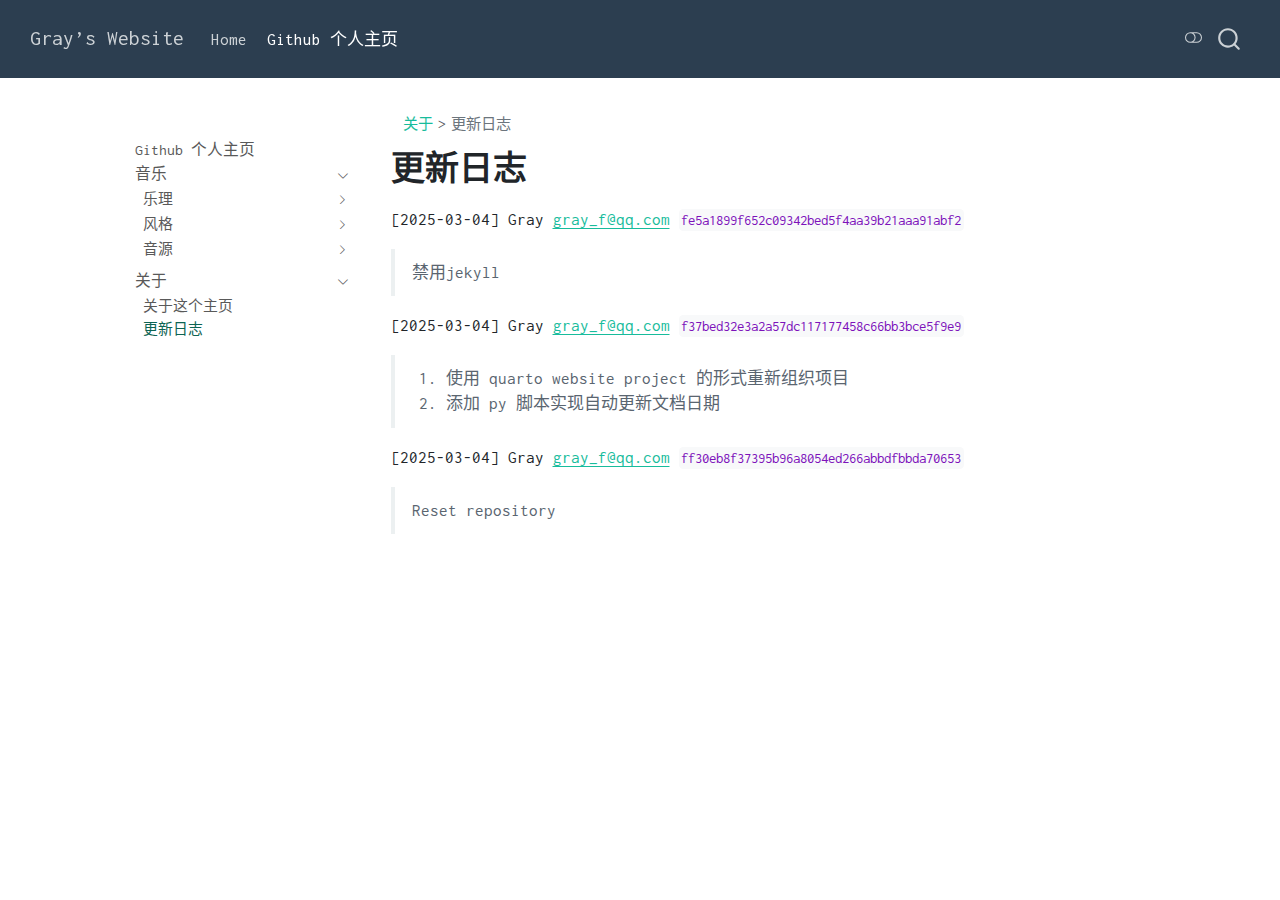
<file: docs/pages/关于/Log.html>
<!DOCTYPE html>
<html xmlns="http://www.w3.org/1999/xhtml" lang="zh-CN" xml:lang="zh-CN"><head>

<meta charset="utf-8">
<meta name="generator" content="quarto-1.5.57">

<meta name="viewport" content="width=device-width, initial-scale=1.0, user-scalable=yes">


<title>更新日志 – Gray’s Website</title>
<style>
code{white-space: pre-wrap;}
span.smallcaps{font-variant: small-caps;}
div.columns{display: flex; gap: min(4vw, 1.5em);}
div.column{flex: auto; overflow-x: auto;}
div.hanging-indent{margin-left: 1.5em; text-indent: -1.5em;}
ul.task-list{list-style: none;}
ul.task-list li input[type="checkbox"] {
  width: 0.8em;
  margin: 0 0.8em 0.2em -1em; /* quarto-specific, see https://github.com/quarto-dev/quarto-cli/issues/4556 */ 
  vertical-align: middle;
}
</style>


<script src="../../site_libs/quarto-nav/quarto-nav.js"></script>
<script src="../../site_libs/quarto-nav/headroom.min.js"></script>
<script src="../../site_libs/clipboard/clipboard.min.js"></script>
<script src="../../site_libs/quarto-search/autocomplete.umd.js"></script>
<script src="../../site_libs/quarto-search/fuse.min.js"></script>
<script src="../../site_libs/quarto-search/quarto-search.js"></script>
<meta name="quarto:offset" content="../../">
<script src="../../site_libs/quarto-html/quarto.js"></script>
<script src="../../site_libs/quarto-html/popper.min.js"></script>
<script src="../../site_libs/quarto-html/tippy.umd.min.js"></script>
<script src="../../site_libs/quarto-html/anchor.min.js"></script>
<link href="../../site_libs/quarto-html/tippy.css" rel="stylesheet">
<link href="../../site_libs/quarto-html/quarto-syntax-highlighting.css" rel="stylesheet" class="quarto-color-scheme" id="quarto-text-highlighting-styles">
<link href="../../site_libs/quarto-html/quarto-syntax-highlighting-dark.css" rel="prefetch" class="quarto-color-scheme quarto-color-alternate" id="quarto-text-highlighting-styles">
<script src="../../site_libs/bootstrap/bootstrap.min.js"></script>
<link href="../../site_libs/bootstrap/bootstrap-icons.css" rel="stylesheet">
<link href="../../site_libs/bootstrap/bootstrap.min.css" rel="stylesheet" class="quarto-color-scheme" id="quarto-bootstrap" data-mode="light">
<link href="../../site_libs/bootstrap/bootstrap-dark.min.css" rel="prefetch" class="quarto-color-scheme quarto-color-alternate" id="quarto-bootstrap" data-mode="dark">
<script id="quarto-search-options" type="application/json">{
  "location": "navbar",
  "copy-button": false,
  "collapse-after": 3,
  "panel-placement": "end",
  "type": "overlay",
  "limit": 50,
  "keyboard-shortcut": [
    "f",
    "/",
    "s"
  ],
  "show-item-context": false,
  "language": {
    "search-no-results-text": "没有结果",
    "search-matching-documents-text": "匹配的文档",
    "search-copy-link-title": "复制搜索链接",
    "search-hide-matches-text": "隐藏其它匹配结果",
    "search-more-match-text": "更多匹配结果",
    "search-more-matches-text": "更多匹配结果",
    "search-clear-button-title": "清除",
    "search-text-placeholder": "",
    "search-detached-cancel-button-title": "取消",
    "search-submit-button-title": "提交",
    "search-label": "搜索"
  }
}</script>


<!-- <link rel="preconnect" href="https://fonts.googleapis.com">

<link rel="preconnect" href="https://fonts.gstatic.com" crossorigin>

<link href="https://fonts.googleapis.com/css2?family=Inconsolata&display=swap" rel="stylesheet"> -->



<!-- <link rel="preconnect" href="https://fonts.googleapis.com">

<link rel="preconnect" href="https://fonts.gstatic.com" crossorigin>

<link href="https://fonts.googleapis.com/css2?family=Big+Shoulders+Stencil:opsz,wght@10..72,100..900&display=swap"

    rel="stylesheet"> -->

</head>




<body class="nav-sidebar floating nav-fixed fullcontent">

<div id="quarto-search-results"></div>
  <header id="quarto-header" class="headroom fixed-top">
    <nav class="navbar navbar-expand-lg " data-bs-theme="dark">
      <div class="navbar-container container-fluid">
      <div class="navbar-brand-container mx-auto">
    <a class="navbar-brand" href="../../index.html">
    <span class="navbar-title">Gray’s Website</span>
    </a>
  </div>
            <div id="quarto-search" class="" title="搜索"></div>
          <button class="navbar-toggler" type="button" data-bs-toggle="collapse" data-bs-target="#navbarCollapse" aria-controls="navbarCollapse" role="menu" aria-expanded="false" aria-label="展开或折叠导航栏" onclick="if (window.quartoToggleHeadroom) { window.quartoToggleHeadroom(); }">
  <span class="navbar-toggler-icon"></span>
</button>
          <div class="collapse navbar-collapse" id="navbarCollapse">
            <ul class="navbar-nav navbar-nav-scroll me-auto">
  <li class="nav-item">
    <a class="nav-link" href="../../index.html"> 
<span class="menu-text">Home</span></a>
  </li>  
  <li class="nav-item">
    <a class="nav-link active" href="../../pages/000-info.html" aria-current="page"> 
<span class="menu-text">Github 个人主页</span></a>
  </li>  
</ul>
          </div> <!-- /navcollapse -->
            <div class="quarto-navbar-tools">
  <a href="" class="quarto-color-scheme-toggle quarto-navigation-tool  px-1" onclick="window.quartoToggleColorScheme(); return false;" title="切换深色模式"><i class="bi"></i></a>
</div>
      </div> <!-- /container-fluid -->
    </nav>
  <nav class="quarto-secondary-nav">
    <div class="container-fluid d-flex">
      <button type="button" class="quarto-btn-toggle btn" data-bs-toggle="collapse" role="button" data-bs-target=".quarto-sidebar-collapse-item" aria-controls="quarto-sidebar" aria-expanded="false" aria-label="展开或折叠侧边栏导航" onclick="if (window.quartoToggleHeadroom) { window.quartoToggleHeadroom(); }">
        <i class="bi bi-layout-text-sidebar-reverse"></i>
      </button>
        <nav class="quarto-page-breadcrumbs" aria-label="breadcrumb"><ol class="breadcrumb"><li class="breadcrumb-item"><a href="../../pages/关于/about.html">关于</a></li><li class="breadcrumb-item"><a href="../../pages/关于/Log.html">更新日志</a></li></ol></nav>
        <a class="flex-grow-1" role="navigation" data-bs-toggle="collapse" data-bs-target=".quarto-sidebar-collapse-item" aria-controls="quarto-sidebar" aria-expanded="false" aria-label="展开或折叠侧边栏导航" onclick="if (window.quartoToggleHeadroom) { window.quartoToggleHeadroom(); }">      
        </a>
      <button type="button" class="btn quarto-search-button" aria-label="搜索" onclick="window.quartoOpenSearch();">
        <i class="bi bi-search"></i>
      </button>
    </div>
  </nav>
</header>
<!-- content -->
<div id="quarto-content" class="quarto-container page-columns page-rows-contents page-layout-article page-navbar">
<!-- sidebar -->
  <nav id="quarto-sidebar" class="sidebar collapse collapse-horizontal quarto-sidebar-collapse-item sidebar-navigation floating overflow-auto">
        <div class="mt-2 flex-shrink-0 align-items-center">
        <div class="sidebar-search">
        <div id="quarto-search" class="" title="搜索"></div>
        </div>
        </div>
    <div class="sidebar-menu-container"> 
    <ul class="list-unstyled mt-1">
        <li class="sidebar-item">
  <div class="sidebar-item-container"> 
  <a href="../../pages/000-info.html" class="sidebar-item-text sidebar-link">
 <span class="menu-text">Github 个人主页</span></a>
  </div>
</li>
        <li class="sidebar-item sidebar-item-section">
      <div class="sidebar-item-container"> 
            <a class="sidebar-item-text sidebar-link text-start" data-bs-toggle="collapse" data-bs-target="#quarto-sidebar-section-1" role="navigation" aria-expanded="true">
 <span class="menu-text">音乐</span></a>
          <a class="sidebar-item-toggle text-start" data-bs-toggle="collapse" data-bs-target="#quarto-sidebar-section-1" role="navigation" aria-expanded="true" aria-label="展开或折叠此栏">
            <i class="bi bi-chevron-right ms-2"></i>
          </a> 
      </div>
      <ul id="quarto-sidebar-section-1" class="collapse list-unstyled sidebar-section depth1 show">  
          <li class="sidebar-item sidebar-item-section">
      <div class="sidebar-item-container"> 
            <a class="sidebar-item-text sidebar-link text-start collapsed" data-bs-toggle="collapse" data-bs-target="#quarto-sidebar-section-2" role="navigation" aria-expanded="false">
 <span class="menu-text">乐理</span></a>
          <a class="sidebar-item-toggle text-start collapsed" data-bs-toggle="collapse" data-bs-target="#quarto-sidebar-section-2" role="navigation" aria-expanded="false" aria-label="展开或折叠此栏">
            <i class="bi bi-chevron-right ms-2"></i>
          </a> 
      </div>
      <ul id="quarto-sidebar-section-2" class="collapse list-unstyled sidebar-section depth2 ">  
          <li class="sidebar-item sidebar-item-section">
      <div class="sidebar-item-container"> 
            <a class="sidebar-item-text sidebar-link text-start collapsed" data-bs-toggle="collapse" data-bs-target="#quarto-sidebar-section-3" role="navigation" aria-expanded="false">
 <span class="menu-text">七和弦</span></a>
          <a class="sidebar-item-toggle text-start collapsed" data-bs-toggle="collapse" data-bs-target="#quarto-sidebar-section-3" role="navigation" aria-expanded="false" aria-label="展开或折叠此栏">
            <i class="bi bi-chevron-right ms-2"></i>
          </a> 
      </div>
      <ul id="quarto-sidebar-section-3" class="collapse list-unstyled sidebar-section depth3 ">  
          <li class="sidebar-item">
  <div class="sidebar-item-container"> 
  <a href="../../pages/720-音乐/711-乐理/711.04-七和弦/减七和弦.html" class="sidebar-item-text sidebar-link">
 <span class="menu-text">减七和弦</span></a>
  </div>
</li>
      </ul>
  </li>
      </ul>
  </li>
          <li class="sidebar-item sidebar-item-section">
      <div class="sidebar-item-container"> 
            <a class="sidebar-item-text sidebar-link text-start collapsed" data-bs-toggle="collapse" data-bs-target="#quarto-sidebar-section-4" role="navigation" aria-expanded="false">
 <span class="menu-text">风格</span></a>
          <a class="sidebar-item-toggle text-start collapsed" data-bs-toggle="collapse" data-bs-target="#quarto-sidebar-section-4" role="navigation" aria-expanded="false" aria-label="展开或折叠此栏">
            <i class="bi bi-chevron-right ms-2"></i>
          </a> 
      </div>
      <ul id="quarto-sidebar-section-4" class="collapse list-unstyled sidebar-section depth2 ">  
          <li class="sidebar-item sidebar-item-section">
      <div class="sidebar-item-container"> 
            <a class="sidebar-item-text sidebar-link text-start collapsed" data-bs-toggle="collapse" data-bs-target="#quarto-sidebar-section-5" role="navigation" aria-expanded="false">
 <span class="menu-text">弗拉门戈</span></a>
          <a class="sidebar-item-toggle text-start collapsed" data-bs-toggle="collapse" data-bs-target="#quarto-sidebar-section-5" role="navigation" aria-expanded="false" aria-label="展开或折叠此栏">
            <i class="bi bi-chevron-right ms-2"></i>
          </a> 
      </div>
      <ul id="quarto-sidebar-section-5" class="collapse list-unstyled sidebar-section depth3 ">  
          <li class="sidebar-item">
  <div class="sidebar-item-container"> 
  <a href="../../pages/720-音乐/712-风格/712.56-弗拉门戈/弗拉门戈曲风.html" class="sidebar-item-text sidebar-link">
 <span class="menu-text">弗拉门戈曲风</span></a>
  </div>
</li>
      </ul>
  </li>
          <li class="sidebar-item sidebar-item-section">
      <div class="sidebar-item-container"> 
            <a class="sidebar-item-text sidebar-link text-start collapsed" data-bs-toggle="collapse" data-bs-target="#quarto-sidebar-section-6" role="navigation" aria-expanded="false">
 <span class="menu-text">好莱坞配乐</span></a>
          <a class="sidebar-item-toggle text-start collapsed" data-bs-toggle="collapse" data-bs-target="#quarto-sidebar-section-6" role="navigation" aria-expanded="false" aria-label="展开或折叠此栏">
            <i class="bi bi-chevron-right ms-2"></i>
          </a> 
      </div>
      <ul id="quarto-sidebar-section-6" class="collapse list-unstyled sidebar-section depth3 ">  
          <li class="sidebar-item">
  <div class="sidebar-item-container"> 
  <a href="../../pages/720-音乐/712-风格/712.57-好莱坞配乐/好莱坞和弦标记与常用进行.html" class="sidebar-item-text sidebar-link">
 <span class="menu-text">好莱坞和弦标记与常用进行</span></a>
  </div>
</li>
      </ul>
  </li>
      </ul>
  </li>
          <li class="sidebar-item sidebar-item-section">
      <div class="sidebar-item-container"> 
            <a class="sidebar-item-text sidebar-link text-start collapsed" data-bs-toggle="collapse" data-bs-target="#quarto-sidebar-section-7" role="navigation" aria-expanded="false">
 <span class="menu-text">音源</span></a>
          <a class="sidebar-item-toggle text-start collapsed" data-bs-toggle="collapse" data-bs-target="#quarto-sidebar-section-7" role="navigation" aria-expanded="false" aria-label="展开或折叠此栏">
            <i class="bi bi-chevron-right ms-2"></i>
          </a> 
      </div>
      <ul id="quarto-sidebar-section-7" class="collapse list-unstyled sidebar-section depth2 ">  
          <li class="sidebar-item">
  <div class="sidebar-item-container"> 
  <a href="../../pages/720-音乐/716-音源/KSP - 伪 Round Robin.html" class="sidebar-item-text sidebar-link">
 <span class="menu-text">KSP - 伪 Round Robin</span></a>
  </div>
</li>
          <li class="sidebar-item">
  <div class="sidebar-item-container"> 
  <a href="../../pages/720-音乐/716-音源/KSP - 伪连奏.html" class="sidebar-item-text sidebar-link">
 <span class="menu-text">KSP - 伪连奏</span></a>
  </div>
</li>
          <li class="sidebar-item">
  <div class="sidebar-item-container"> 
  <a href="../../pages/720-音乐/716-音源/MusicLab - Realxxx.html" class="sidebar-item-text sidebar-link">
 <span class="menu-text">MusicLab - Realxxx</span></a>
  </div>
</li>
          <li class="sidebar-item">
  <div class="sidebar-item-container"> 
  <a href="../../pages/720-音乐/716-音源/优秀的免费音源.html" class="sidebar-item-text sidebar-link">
 <span class="menu-text">优秀的免费音源</span></a>
  </div>
</li>
      </ul>
  </li>
      </ul>
  </li>
        <li class="sidebar-item sidebar-item-section">
      <div class="sidebar-item-container"> 
            <a class="sidebar-item-text sidebar-link text-start" data-bs-toggle="collapse" data-bs-target="#quarto-sidebar-section-8" role="navigation" aria-expanded="true">
 <span class="menu-text">关于</span></a>
          <a class="sidebar-item-toggle text-start" data-bs-toggle="collapse" data-bs-target="#quarto-sidebar-section-8" role="navigation" aria-expanded="true" aria-label="展开或折叠此栏">
            <i class="bi bi-chevron-right ms-2"></i>
          </a> 
      </div>
      <ul id="quarto-sidebar-section-8" class="collapse list-unstyled sidebar-section depth1 show">  
          <li class="sidebar-item">
  <div class="sidebar-item-container"> 
  <a href="../../pages/关于/about.html" class="sidebar-item-text sidebar-link">
 <span class="menu-text">关于这个主页</span></a>
  </div>
</li>
          <li class="sidebar-item">
  <div class="sidebar-item-container"> 
  <a href="../../pages/关于/Log.html" class="sidebar-item-text sidebar-link active">
 <span class="menu-text">更新日志</span></a>
  </div>
</li>
      </ul>
  </li>
    </ul>
    </div>
</nav>
<div id="quarto-sidebar-glass" class="quarto-sidebar-collapse-item" data-bs-toggle="collapse" data-bs-target=".quarto-sidebar-collapse-item"></div>
<!-- margin-sidebar -->
    
<!-- main -->
<main class="content" id="quarto-document-content">

<header id="title-block-header" class="quarto-title-block default"><nav class="quarto-page-breadcrumbs quarto-title-breadcrumbs d-none d-lg-block" aria-label="breadcrumb"><ol class="breadcrumb"><li class="breadcrumb-item"><a href="../../pages/关于/about.html">关于</a></li><li class="breadcrumb-item"><a href="../../pages/关于/Log.html">更新日志</a></li></ol></nav>
<div class="quarto-title">
<h1 class="title">更新日志</h1>
</div>



<div class="quarto-title-meta">

    
  
    
  </div>
  


</header>


<p>[2025-03-04] Gray <a href="mailto:gray_f@qq.com" class="email">gray_f@qq.com</a> <code>fe5a1899f652c09342bed5f4aa39b21aaa91abf2</code></p>
<blockquote class="blockquote">
<p>禁用jekyll</p>
</blockquote>
<p>[2025-03-04] Gray <a href="mailto:gray_f@qq.com" class="email">gray_f@qq.com</a> <code>f37bed32e3a2a57dc117177458c66bb3bce5f9e9</code></p>
<blockquote class="blockquote">
<ol type="1">
<li>使用 quarto website project 的形式重新组织项目</li>
<li>添加 py 脚本实现自动更新文档日期</li>
</ol>
</blockquote>
<p>[2025-03-04] Gray <a href="mailto:gray_f@qq.com" class="email">gray_f@qq.com</a> <code>ff30eb8f37395b96a8054ed266abbdfbbda70653</code></p>
<blockquote class="blockquote">
<p>Reset repository</p>
</blockquote>



</main> <!-- /main -->
<script id="quarto-html-after-body" type="application/javascript">
window.document.addEventListener("DOMContentLoaded", function (event) {
  const toggleBodyColorMode = (bsSheetEl) => {
    const mode = bsSheetEl.getAttribute("data-mode");
    const bodyEl = window.document.querySelector("body");
    if (mode === "dark") {
      bodyEl.classList.add("quarto-dark");
      bodyEl.classList.remove("quarto-light");
    } else {
      bodyEl.classList.add("quarto-light");
      bodyEl.classList.remove("quarto-dark");
    }
  }
  const toggleBodyColorPrimary = () => {
    const bsSheetEl = window.document.querySelector("link#quarto-bootstrap");
    if (bsSheetEl) {
      toggleBodyColorMode(bsSheetEl);
    }
  }
  toggleBodyColorPrimary();  
  const disableStylesheet = (stylesheets) => {
    for (let i=0; i < stylesheets.length; i++) {
      const stylesheet = stylesheets[i];
      stylesheet.rel = 'prefetch';
    }
  }
  const enableStylesheet = (stylesheets) => {
    for (let i=0; i < stylesheets.length; i++) {
      const stylesheet = stylesheets[i];
      stylesheet.rel = 'stylesheet';
    }
  }
  const manageTransitions = (selector, allowTransitions) => {
    const els = window.document.querySelectorAll(selector);
    for (let i=0; i < els.length; i++) {
      const el = els[i];
      if (allowTransitions) {
        el.classList.remove('notransition');
      } else {
        el.classList.add('notransition');
      }
    }
  }
  const toggleGiscusIfUsed = (isAlternate, darkModeDefault) => {
    const baseTheme = document.querySelector('#giscus-base-theme')?.value ?? 'light';
    const alternateTheme = document.querySelector('#giscus-alt-theme')?.value ?? 'dark';
    let newTheme = '';
    if(darkModeDefault) {
      newTheme = isAlternate ? baseTheme : alternateTheme;
    } else {
      newTheme = isAlternate ? alternateTheme : baseTheme;
    }
    const changeGiscusTheme = () => {
      // From: https://github.com/giscus/giscus/issues/336
      const sendMessage = (message) => {
        const iframe = document.querySelector('iframe.giscus-frame');
        if (!iframe) return;
        iframe.contentWindow.postMessage({ giscus: message }, 'https://giscus.app');
      }
      sendMessage({
        setConfig: {
          theme: newTheme
        }
      });
    }
    const isGiscussLoaded = window.document.querySelector('iframe.giscus-frame') !== null;
    if (isGiscussLoaded) {
      changeGiscusTheme();
    }
  }
  const toggleColorMode = (alternate) => {
    // Switch the stylesheets
    const alternateStylesheets = window.document.querySelectorAll('link.quarto-color-scheme.quarto-color-alternate');
    manageTransitions('#quarto-margin-sidebar .nav-link', false);
    if (alternate) {
      enableStylesheet(alternateStylesheets);
      for (const sheetNode of alternateStylesheets) {
        if (sheetNode.id === "quarto-bootstrap") {
          toggleBodyColorMode(sheetNode);
        }
      }
    } else {
      disableStylesheet(alternateStylesheets);
      toggleBodyColorPrimary();
    }
    manageTransitions('#quarto-margin-sidebar .nav-link', true);
    // Switch the toggles
    const toggles = window.document.querySelectorAll('.quarto-color-scheme-toggle');
    for (let i=0; i < toggles.length; i++) {
      const toggle = toggles[i];
      if (toggle) {
        if (alternate) {
          toggle.classList.add("alternate");     
        } else {
          toggle.classList.remove("alternate");
        }
      }
    }
    // Hack to workaround the fact that safari doesn't
    // properly recolor the scrollbar when toggling (#1455)
    if (navigator.userAgent.indexOf('Safari') > 0 && navigator.userAgent.indexOf('Chrome') == -1) {
      manageTransitions("body", false);
      window.scrollTo(0, 1);
      setTimeout(() => {
        window.scrollTo(0, 0);
        manageTransitions("body", true);
      }, 40);  
    }
  }
  const isFileUrl = () => { 
    return window.location.protocol === 'file:';
  }
  const hasAlternateSentinel = () => {  
    let styleSentinel = getColorSchemeSentinel();
    if (styleSentinel !== null) {
      return styleSentinel === "alternate";
    } else {
      return false;
    }
  }
  const setStyleSentinel = (alternate) => {
    const value = alternate ? "alternate" : "default";
    if (!isFileUrl()) {
      window.localStorage.setItem("quarto-color-scheme", value);
    } else {
      localAlternateSentinel = value;
    }
  }
  const getColorSchemeSentinel = () => {
    if (!isFileUrl()) {
      const storageValue = window.localStorage.getItem("quarto-color-scheme");
      return storageValue != null ? storageValue : localAlternateSentinel;
    } else {
      return localAlternateSentinel;
    }
  }
  const darkModeDefault = false;
  let localAlternateSentinel = darkModeDefault ? 'alternate' : 'default';
  // Dark / light mode switch
  window.quartoToggleColorScheme = () => {
    // Read the current dark / light value 
    let toAlternate = !hasAlternateSentinel();
    toggleColorMode(toAlternate);
    setStyleSentinel(toAlternate);
    toggleGiscusIfUsed(toAlternate, darkModeDefault);
  };
  // Ensure there is a toggle, if there isn't float one in the top right
  if (window.document.querySelector('.quarto-color-scheme-toggle') === null) {
    const a = window.document.createElement('a');
    a.classList.add('top-right');
    a.classList.add('quarto-color-scheme-toggle');
    a.href = "";
    a.onclick = function() { try { window.quartoToggleColorScheme(); } catch {} return false; };
    const i = window.document.createElement("i");
    i.classList.add('bi');
    a.appendChild(i);
    window.document.body.appendChild(a);
  }
  // Switch to dark mode if need be
  if (hasAlternateSentinel()) {
    toggleColorMode(true);
  } else {
    toggleColorMode(false);
  }
  const icon = "";
  const anchorJS = new window.AnchorJS();
  anchorJS.options = {
    placement: 'right',
    icon: icon
  };
  anchorJS.add('.anchored');
  const isCodeAnnotation = (el) => {
    for (const clz of el.classList) {
      if (clz.startsWith('code-annotation-')) {                     
        return true;
      }
    }
    return false;
  }
  const onCopySuccess = function(e) {
    // button target
    const button = e.trigger;
    // don't keep focus
    button.blur();
    // flash "checked"
    button.classList.add('code-copy-button-checked');
    var currentTitle = button.getAttribute("title");
    button.setAttribute("title", "已复制");
    let tooltip;
    if (window.bootstrap) {
      button.setAttribute("data-bs-toggle", "tooltip");
      button.setAttribute("data-bs-placement", "left");
      button.setAttribute("data-bs-title", "已复制");
      tooltip = new bootstrap.Tooltip(button, 
        { trigger: "manual", 
          customClass: "code-copy-button-tooltip",
          offset: [0, -8]});
      tooltip.show();    
    }
    setTimeout(function() {
      if (tooltip) {
        tooltip.hide();
        button.removeAttribute("data-bs-title");
        button.removeAttribute("data-bs-toggle");
        button.removeAttribute("data-bs-placement");
      }
      button.setAttribute("title", currentTitle);
      button.classList.remove('code-copy-button-checked');
    }, 1000);
    // clear code selection
    e.clearSelection();
  }
  const getTextToCopy = function(trigger) {
      const codeEl = trigger.previousElementSibling.cloneNode(true);
      for (const childEl of codeEl.children) {
        if (isCodeAnnotation(childEl)) {
          childEl.remove();
        }
      }
      return codeEl.innerText;
  }
  const clipboard = new window.ClipboardJS('.code-copy-button:not([data-in-quarto-modal])', {
    text: getTextToCopy
  });
  clipboard.on('success', onCopySuccess);
  if (window.document.getElementById('quarto-embedded-source-code-modal')) {
    // For code content inside modals, clipBoardJS needs to be initialized with a container option
    // TODO: Check when it could be a function (https://github.com/zenorocha/clipboard.js/issues/860)
    const clipboardModal = new window.ClipboardJS('.code-copy-button[data-in-quarto-modal]', {
      text: getTextToCopy,
      container: window.document.getElementById('quarto-embedded-source-code-modal')
    });
    clipboardModal.on('success', onCopySuccess);
  }
    var localhostRegex = new RegExp(/^(?:http|https):\/\/localhost\:?[0-9]*\//);
    var mailtoRegex = new RegExp(/^mailto:/);
      var filterRegex = new RegExp('/' + window.location.host + '/');
    var isInternal = (href) => {
        return filterRegex.test(href) || localhostRegex.test(href) || mailtoRegex.test(href);
    }
    // Inspect non-navigation links and adorn them if external
 	var links = window.document.querySelectorAll('a[href]:not(.nav-link):not(.navbar-brand):not(.toc-action):not(.sidebar-link):not(.sidebar-item-toggle):not(.pagination-link):not(.no-external):not([aria-hidden]):not(.dropdown-item):not(.quarto-navigation-tool):not(.about-link)');
    for (var i=0; i<links.length; i++) {
      const link = links[i];
      if (!isInternal(link.href)) {
        // undo the damage that might have been done by quarto-nav.js in the case of
        // links that we want to consider external
        if (link.dataset.originalHref !== undefined) {
          link.href = link.dataset.originalHref;
        }
      }
    }
  function tippyHover(el, contentFn, onTriggerFn, onUntriggerFn) {
    const config = {
      allowHTML: true,
      maxWidth: 500,
      delay: 100,
      arrow: false,
      appendTo: function(el) {
          return el.parentElement;
      },
      interactive: true,
      interactiveBorder: 10,
      theme: 'quarto',
      placement: 'bottom-start',
    };
    if (contentFn) {
      config.content = contentFn;
    }
    if (onTriggerFn) {
      config.onTrigger = onTriggerFn;
    }
    if (onUntriggerFn) {
      config.onUntrigger = onUntriggerFn;
    }
    window.tippy(el, config); 
  }
  const noterefs = window.document.querySelectorAll('a[role="doc-noteref"]');
  for (var i=0; i<noterefs.length; i++) {
    const ref = noterefs[i];
    tippyHover(ref, function() {
      // use id or data attribute instead here
      let href = ref.getAttribute('data-footnote-href') || ref.getAttribute('href');
      try { href = new URL(href).hash; } catch {}
      const id = href.replace(/^#\/?/, "");
      const note = window.document.getElementById(id);
      if (note) {
        return note.innerHTML;
      } else {
        return "";
      }
    });
  }
  const xrefs = window.document.querySelectorAll('a.quarto-xref');
  const processXRef = (id, note) => {
    // Strip column container classes
    const stripColumnClz = (el) => {
      el.classList.remove("page-full", "page-columns");
      if (el.children) {
        for (const child of el.children) {
          stripColumnClz(child);
        }
      }
    }
    stripColumnClz(note)
    if (id === null || id.startsWith('sec-')) {
      // Special case sections, only their first couple elements
      const container = document.createElement("div");
      if (note.children && note.children.length > 2) {
        container.appendChild(note.children[0].cloneNode(true));
        for (let i = 1; i < note.children.length; i++) {
          const child = note.children[i];
          if (child.tagName === "P" && child.innerText === "") {
            continue;
          } else {
            container.appendChild(child.cloneNode(true));
            break;
          }
        }
        if (window.Quarto?.typesetMath) {
          window.Quarto.typesetMath(container);
        }
        return container.innerHTML
      } else {
        if (window.Quarto?.typesetMath) {
          window.Quarto.typesetMath(note);
        }
        return note.innerHTML;
      }
    } else {
      // Remove any anchor links if they are present
      const anchorLink = note.querySelector('a.anchorjs-link');
      if (anchorLink) {
        anchorLink.remove();
      }
      if (window.Quarto?.typesetMath) {
        window.Quarto.typesetMath(note);
      }
      // TODO in 1.5, we should make sure this works without a callout special case
      if (note.classList.contains("callout")) {
        return note.outerHTML;
      } else {
        return note.innerHTML;
      }
    }
  }
  for (var i=0; i<xrefs.length; i++) {
    const xref = xrefs[i];
    tippyHover(xref, undefined, function(instance) {
      instance.disable();
      let url = xref.getAttribute('href');
      let hash = undefined; 
      if (url.startsWith('#')) {
        hash = url;
      } else {
        try { hash = new URL(url).hash; } catch {}
      }
      if (hash) {
        const id = hash.replace(/^#\/?/, "");
        const note = window.document.getElementById(id);
        if (note !== null) {
          try {
            const html = processXRef(id, note.cloneNode(true));
            instance.setContent(html);
          } finally {
            instance.enable();
            instance.show();
          }
        } else {
          // See if we can fetch this
          fetch(url.split('#')[0])
          .then(res => res.text())
          .then(html => {
            const parser = new DOMParser();
            const htmlDoc = parser.parseFromString(html, "text/html");
            const note = htmlDoc.getElementById(id);
            if (note !== null) {
              const html = processXRef(id, note);
              instance.setContent(html);
            } 
          }).finally(() => {
            instance.enable();
            instance.show();
          });
        }
      } else {
        // See if we can fetch a full url (with no hash to target)
        // This is a special case and we should probably do some content thinning / targeting
        fetch(url)
        .then(res => res.text())
        .then(html => {
          const parser = new DOMParser();
          const htmlDoc = parser.parseFromString(html, "text/html");
          const note = htmlDoc.querySelector('main.content');
          if (note !== null) {
            // This should only happen for chapter cross references
            // (since there is no id in the URL)
            // remove the first header
            if (note.children.length > 0 && note.children[0].tagName === "HEADER") {
              note.children[0].remove();
            }
            const html = processXRef(null, note);
            instance.setContent(html);
          } 
        }).finally(() => {
          instance.enable();
          instance.show();
        });
      }
    }, function(instance) {
    });
  }
      let selectedAnnoteEl;
      const selectorForAnnotation = ( cell, annotation) => {
        let cellAttr = 'data-code-cell="' + cell + '"';
        let lineAttr = 'data-code-annotation="' +  annotation + '"';
        const selector = 'span[' + cellAttr + '][' + lineAttr + ']';
        return selector;
      }
      const selectCodeLines = (annoteEl) => {
        const doc = window.document;
        const targetCell = annoteEl.getAttribute("data-target-cell");
        const targetAnnotation = annoteEl.getAttribute("data-target-annotation");
        const annoteSpan = window.document.querySelector(selectorForAnnotation(targetCell, targetAnnotation));
        const lines = annoteSpan.getAttribute("data-code-lines").split(",");
        const lineIds = lines.map((line) => {
          return targetCell + "-" + line;
        })
        let top = null;
        let height = null;
        let parent = null;
        if (lineIds.length > 0) {
            //compute the position of the single el (top and bottom and make a div)
            const el = window.document.getElementById(lineIds[0]);
            top = el.offsetTop;
            height = el.offsetHeight;
            parent = el.parentElement.parentElement;
          if (lineIds.length > 1) {
            const lastEl = window.document.getElementById(lineIds[lineIds.length - 1]);
            const bottom = lastEl.offsetTop + lastEl.offsetHeight;
            height = bottom - top;
          }
          if (top !== null && height !== null && parent !== null) {
            // cook up a div (if necessary) and position it 
            let div = window.document.getElementById("code-annotation-line-highlight");
            if (div === null) {
              div = window.document.createElement("div");
              div.setAttribute("id", "code-annotation-line-highlight");
              div.style.position = 'absolute';
              parent.appendChild(div);
            }
            div.style.top = top - 2 + "px";
            div.style.height = height + 4 + "px";
            div.style.left = 0;
            let gutterDiv = window.document.getElementById("code-annotation-line-highlight-gutter");
            if (gutterDiv === null) {
              gutterDiv = window.document.createElement("div");
              gutterDiv.setAttribute("id", "code-annotation-line-highlight-gutter");
              gutterDiv.style.position = 'absolute';
              const codeCell = window.document.getElementById(targetCell);
              const gutter = codeCell.querySelector('.code-annotation-gutter');
              gutter.appendChild(gutterDiv);
            }
            gutterDiv.style.top = top - 2 + "px";
            gutterDiv.style.height = height + 4 + "px";
          }
          selectedAnnoteEl = annoteEl;
        }
      };
      const unselectCodeLines = () => {
        const elementsIds = ["code-annotation-line-highlight", "code-annotation-line-highlight-gutter"];
        elementsIds.forEach((elId) => {
          const div = window.document.getElementById(elId);
          if (div) {
            div.remove();
          }
        });
        selectedAnnoteEl = undefined;
      };
        // Handle positioning of the toggle
    window.addEventListener(
      "resize",
      throttle(() => {
        elRect = undefined;
        if (selectedAnnoteEl) {
          selectCodeLines(selectedAnnoteEl);
        }
      }, 10)
    );
    function throttle(fn, ms) {
    let throttle = false;
    let timer;
      return (...args) => {
        if(!throttle) { // first call gets through
            fn.apply(this, args);
            throttle = true;
        } else { // all the others get throttled
            if(timer) clearTimeout(timer); // cancel #2
            timer = setTimeout(() => {
              fn.apply(this, args);
              timer = throttle = false;
            }, ms);
        }
      };
    }
      // Attach click handler to the DT
      const annoteDls = window.document.querySelectorAll('dt[data-target-cell]');
      for (const annoteDlNode of annoteDls) {
        annoteDlNode.addEventListener('click', (event) => {
          const clickedEl = event.target;
          if (clickedEl !== selectedAnnoteEl) {
            unselectCodeLines();
            const activeEl = window.document.querySelector('dt[data-target-cell].code-annotation-active');
            if (activeEl) {
              activeEl.classList.remove('code-annotation-active');
            }
            selectCodeLines(clickedEl);
            clickedEl.classList.add('code-annotation-active');
          } else {
            // Unselect the line
            unselectCodeLines();
            clickedEl.classList.remove('code-annotation-active');
          }
        });
      }
  const findCites = (el) => {
    const parentEl = el.parentElement;
    if (parentEl) {
      const cites = parentEl.dataset.cites;
      if (cites) {
        return {
          el,
          cites: cites.split(' ')
        };
      } else {
        return findCites(el.parentElement)
      }
    } else {
      return undefined;
    }
  };
  var bibliorefs = window.document.querySelectorAll('a[role="doc-biblioref"]');
  for (var i=0; i<bibliorefs.length; i++) {
    const ref = bibliorefs[i];
    const citeInfo = findCites(ref);
    if (citeInfo) {
      tippyHover(citeInfo.el, function() {
        var popup = window.document.createElement('div');
        citeInfo.cites.forEach(function(cite) {
          var citeDiv = window.document.createElement('div');
          citeDiv.classList.add('hanging-indent');
          citeDiv.classList.add('csl-entry');
          var biblioDiv = window.document.getElementById('ref-' + cite);
          if (biblioDiv) {
            citeDiv.innerHTML = biblioDiv.innerHTML;
          }
          popup.appendChild(citeDiv);
        });
        return popup.innerHTML;
      });
    }
  }
});
</script>
</div> <!-- /content -->




</body></html>
</file>
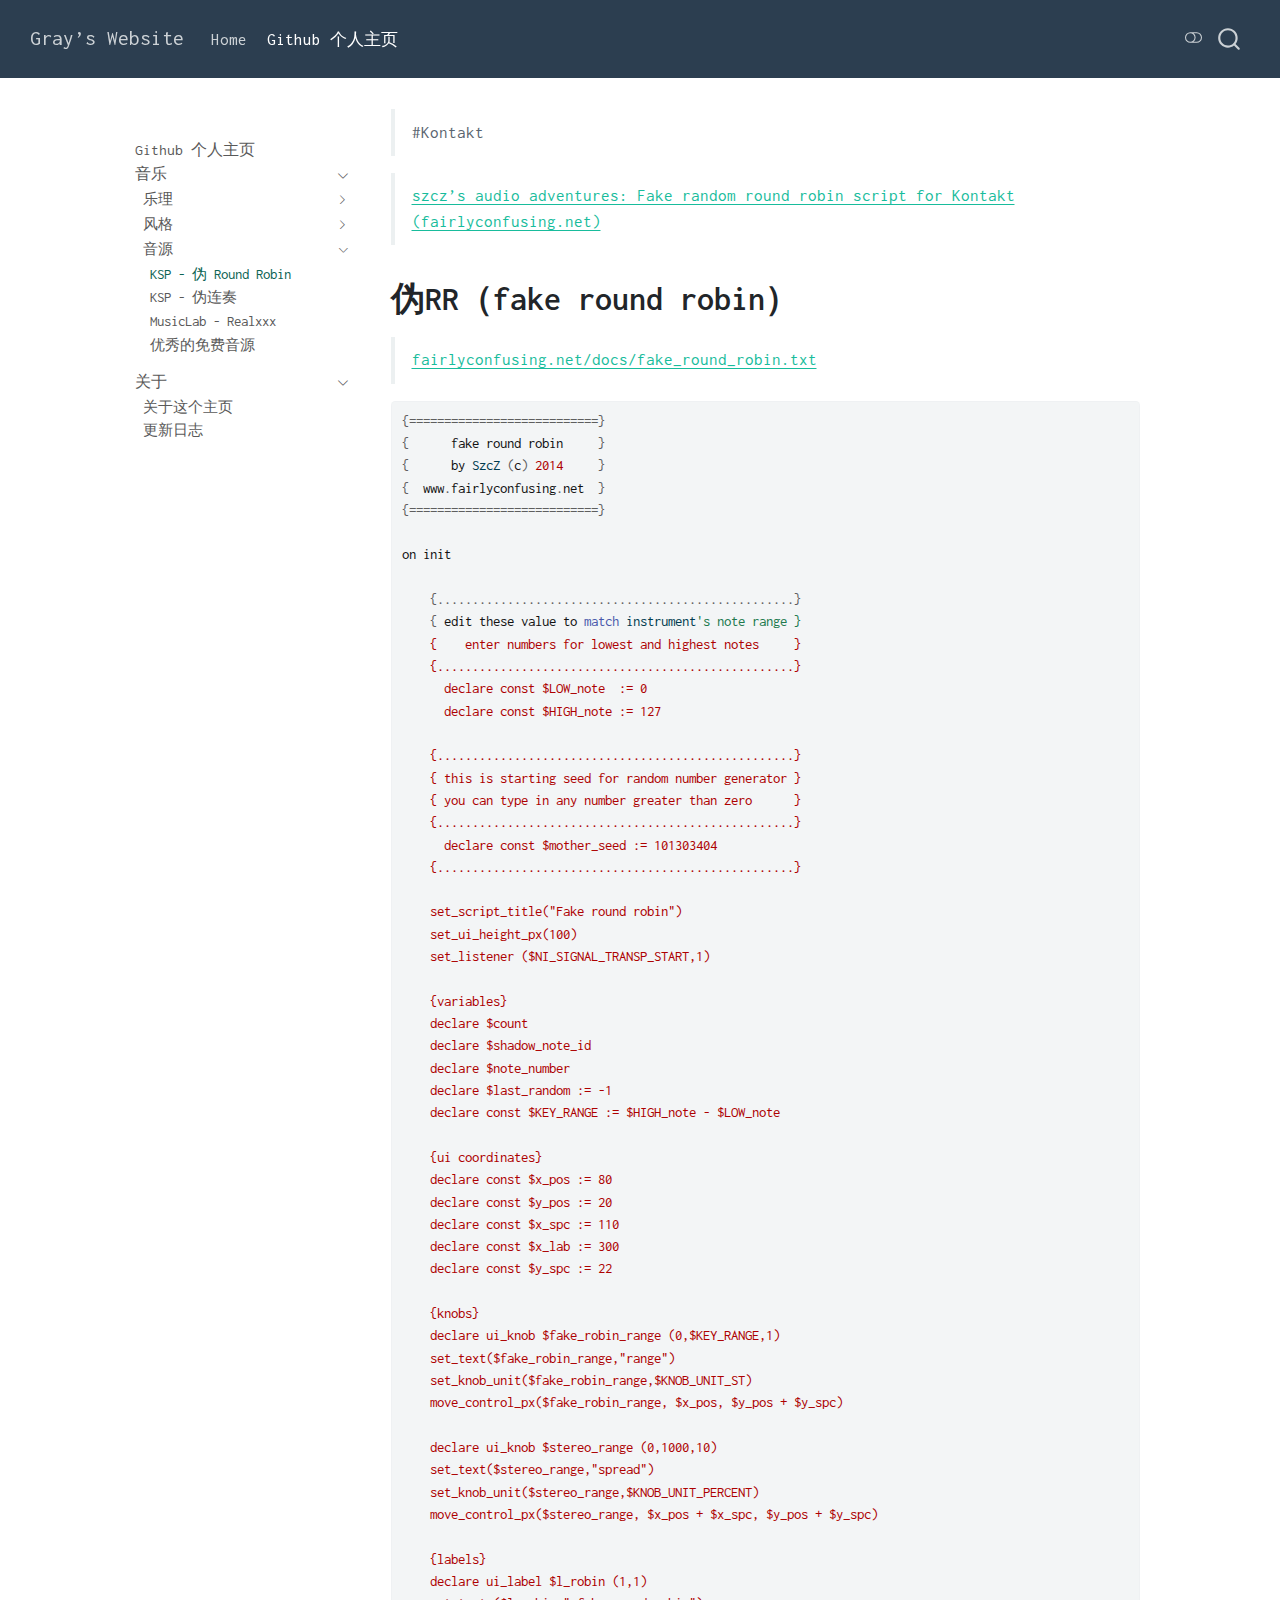
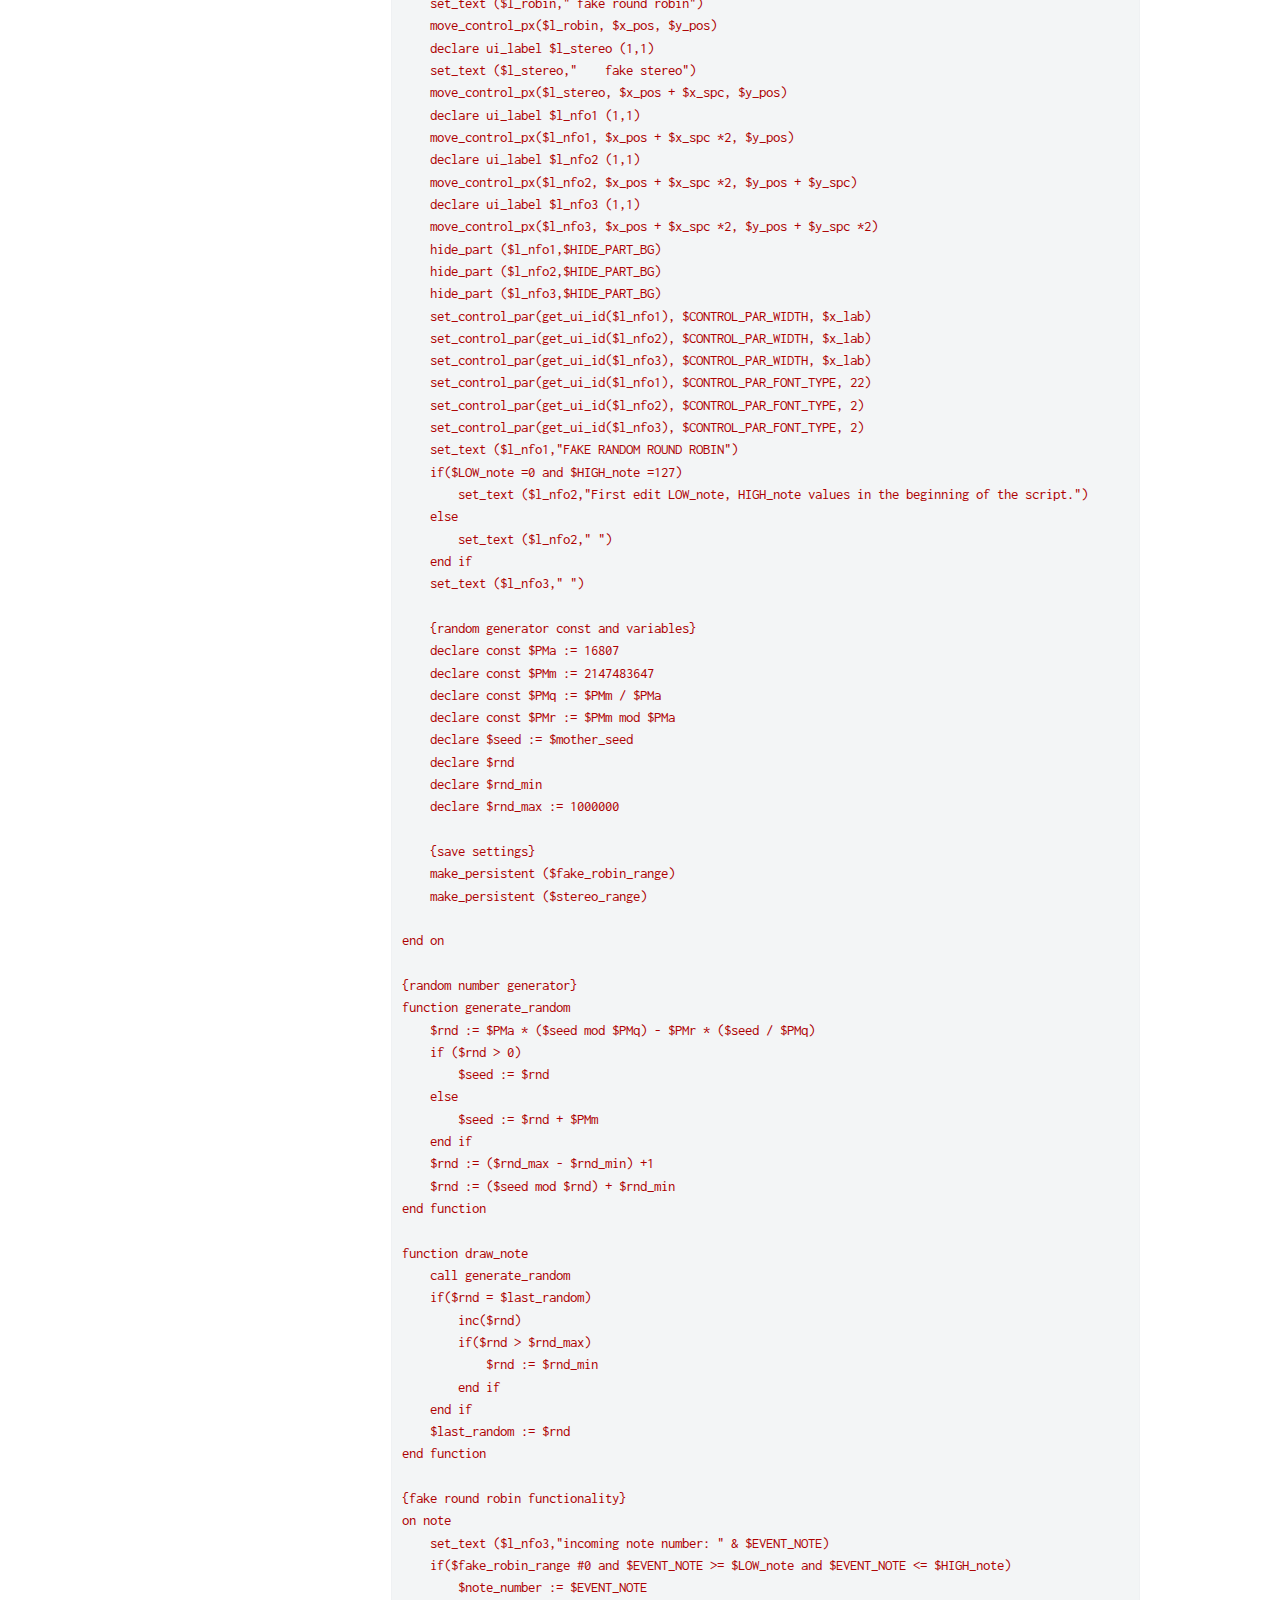
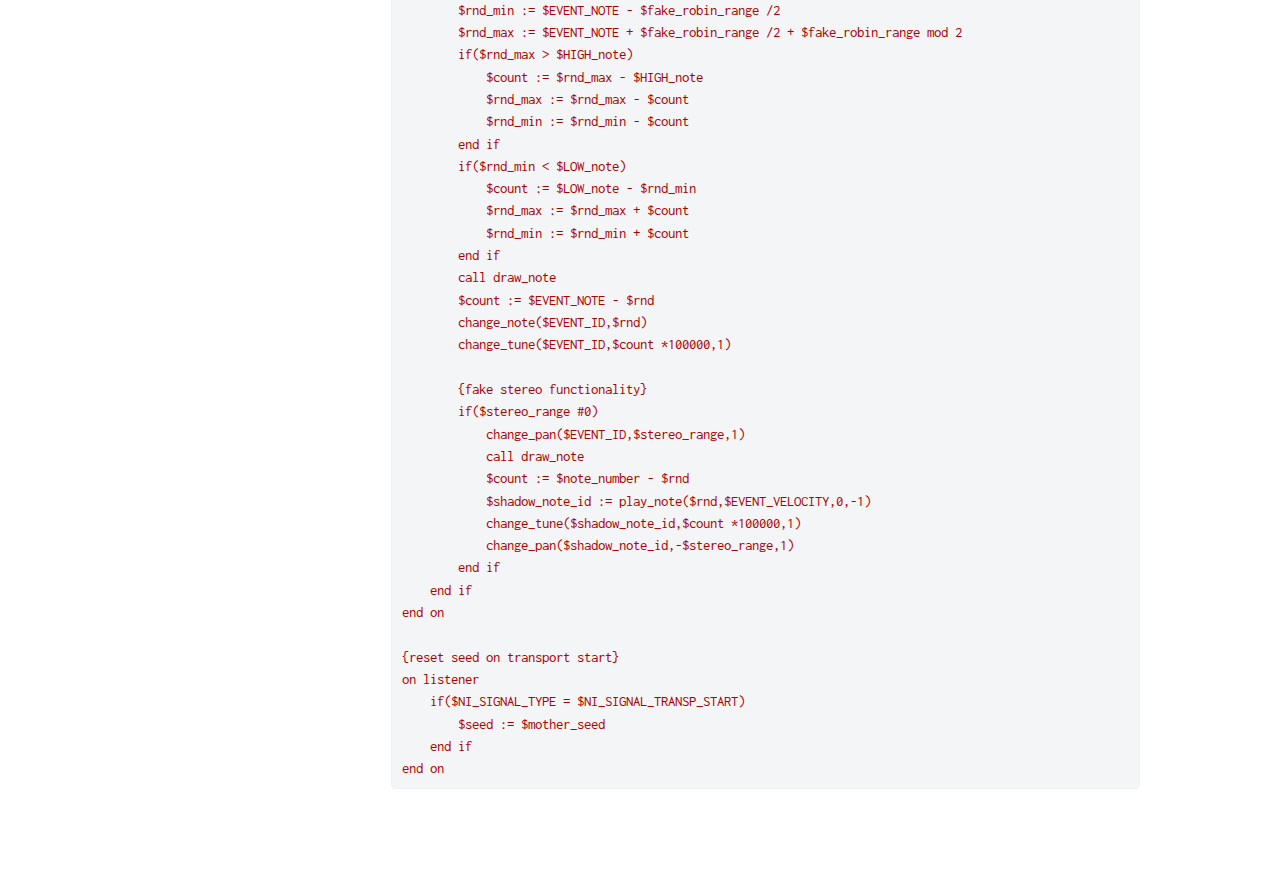
<file: docs/pages/720-音乐/716-音源/KSP - 伪 Round Robin.html>
<!DOCTYPE html>
<html xmlns="http://www.w3.org/1999/xhtml" lang="en" xml:lang="en"><head>

<meta charset="utf-8">
<meta name="generator" content="quarto-1.5.57">

<meta name="viewport" content="width=device-width, initial-scale=1.0, user-scalable=yes">


<title>ksp---伪-round-robin – Gray's Website</title>
<style>
code{white-space: pre-wrap;}
span.smallcaps{font-variant: small-caps;}
div.columns{display: flex; gap: min(4vw, 1.5em);}
div.column{flex: auto; overflow-x: auto;}
div.hanging-indent{margin-left: 1.5em; text-indent: -1.5em;}
ul.task-list{list-style: none;}
ul.task-list li input[type="checkbox"] {
  width: 0.8em;
  margin: 0 0.8em 0.2em -1em; /* quarto-specific, see https://github.com/quarto-dev/quarto-cli/issues/4556 */ 
  vertical-align: middle;
}
/* CSS for syntax highlighting */
pre > code.sourceCode { white-space: pre; position: relative; }
pre > code.sourceCode > span { line-height: 1.25; }
pre > code.sourceCode > span:empty { height: 1.2em; }
.sourceCode { overflow: visible; }
code.sourceCode > span { color: inherit; text-decoration: inherit; }
div.sourceCode { margin: 1em 0; }
pre.sourceCode { margin: 0; }
@media screen {
div.sourceCode { overflow: auto; }
}
@media print {
pre > code.sourceCode { white-space: pre-wrap; }
pre > code.sourceCode > span { display: inline-block; text-indent: -5em; padding-left: 5em; }
}
pre.numberSource code
  { counter-reset: source-line 0; }
pre.numberSource code > span
  { position: relative; left: -4em; counter-increment: source-line; }
pre.numberSource code > span > a:first-child::before
  { content: counter(source-line);
    position: relative; left: -1em; text-align: right; vertical-align: baseline;
    border: none; display: inline-block;
    -webkit-touch-callout: none; -webkit-user-select: none;
    -khtml-user-select: none; -moz-user-select: none;
    -ms-user-select: none; user-select: none;
    padding: 0 4px; width: 4em;
  }
pre.numberSource { margin-left: 3em;  padding-left: 4px; }
div.sourceCode
  {   }
@media screen {
pre > code.sourceCode > span > a:first-child::before { text-decoration: underline; }
}
</style>


<script src="../../../site_libs/quarto-nav/quarto-nav.js"></script>
<script src="../../../site_libs/quarto-nav/headroom.min.js"></script>
<script src="../../../site_libs/clipboard/clipboard.min.js"></script>
<script src="../../../site_libs/quarto-search/autocomplete.umd.js"></script>
<script src="../../../site_libs/quarto-search/fuse.min.js"></script>
<script src="../../../site_libs/quarto-search/quarto-search.js"></script>
<meta name="quarto:offset" content="../../../">
<script src="../../../site_libs/quarto-html/quarto.js"></script>
<script src="../../../site_libs/quarto-html/popper.min.js"></script>
<script src="../../../site_libs/quarto-html/tippy.umd.min.js"></script>
<script src="../../../site_libs/quarto-html/anchor.min.js"></script>
<link href="../../../site_libs/quarto-html/tippy.css" rel="stylesheet">
<link href="../../../site_libs/quarto-html/quarto-syntax-highlighting.css" rel="stylesheet" class="quarto-color-scheme" id="quarto-text-highlighting-styles">
<link href="../../../site_libs/quarto-html/quarto-syntax-highlighting-dark.css" rel="prefetch" class="quarto-color-scheme quarto-color-alternate" id="quarto-text-highlighting-styles">
<script src="../../../site_libs/bootstrap/bootstrap.min.js"></script>
<link href="../../../site_libs/bootstrap/bootstrap-icons.css" rel="stylesheet">
<link href="../../../site_libs/bootstrap/bootstrap.min.css" rel="stylesheet" class="quarto-color-scheme" id="quarto-bootstrap" data-mode="light">
<link href="../../../site_libs/bootstrap/bootstrap-dark.min.css" rel="prefetch" class="quarto-color-scheme quarto-color-alternate" id="quarto-bootstrap" data-mode="dark">
<script id="quarto-search-options" type="application/json">{
  "location": "navbar",
  "copy-button": false,
  "collapse-after": 3,
  "panel-placement": "end",
  "type": "overlay",
  "limit": 50,
  "keyboard-shortcut": [
    "f",
    "/",
    "s"
  ],
  "show-item-context": false,
  "language": {
    "search-no-results-text": "No results",
    "search-matching-documents-text": "matching documents",
    "search-copy-link-title": "Copy link to search",
    "search-hide-matches-text": "Hide additional matches",
    "search-more-match-text": "more match in this document",
    "search-more-matches-text": "more matches in this document",
    "search-clear-button-title": "Clear",
    "search-text-placeholder": "",
    "search-detached-cancel-button-title": "Cancel",
    "search-submit-button-title": "Submit",
    "search-label": "Search"
  }
}</script>


<!-- <link rel="preconnect" href="https://fonts.googleapis.com">

<link rel="preconnect" href="https://fonts.gstatic.com" crossorigin>

<link href="https://fonts.googleapis.com/css2?family=Inconsolata&display=swap" rel="stylesheet"> -->



<!-- <link rel="preconnect" href="https://fonts.googleapis.com">

<link rel="preconnect" href="https://fonts.gstatic.com" crossorigin>

<link href="https://fonts.googleapis.com/css2?family=Big+Shoulders+Stencil:opsz,wght@10..72,100..900&display=swap"

    rel="stylesheet"> -->

</head>




<body class="nav-sidebar floating nav-fixed fullcontent">

<div id="quarto-search-results"></div>
  <header id="quarto-header" class="headroom fixed-top">
    <nav class="navbar navbar-expand-lg " data-bs-theme="dark">
      <div class="navbar-container container-fluid">
      <div class="navbar-brand-container mx-auto">
    <a class="navbar-brand" href="../../../index.html">
    <span class="navbar-title">Gray’s Website</span>
    </a>
  </div>
            <div id="quarto-search" class="" title="Search"></div>
          <button class="navbar-toggler" type="button" data-bs-toggle="collapse" data-bs-target="#navbarCollapse" aria-controls="navbarCollapse" role="menu" aria-expanded="false" aria-label="Toggle navigation" onclick="if (window.quartoToggleHeadroom) { window.quartoToggleHeadroom(); }">
  <span class="navbar-toggler-icon"></span>
</button>
          <div class="collapse navbar-collapse" id="navbarCollapse">
            <ul class="navbar-nav navbar-nav-scroll me-auto">
  <li class="nav-item">
    <a class="nav-link" href="../../../index.html"> 
<span class="menu-text">Home</span></a>
  </li>  
  <li class="nav-item">
    <a class="nav-link active" href="../../../pages/000-info.html" aria-current="page"> 
<span class="menu-text">Github 个人主页</span></a>
  </li>  
</ul>
          </div> <!-- /navcollapse -->
            <div class="quarto-navbar-tools">
  <a href="" class="quarto-color-scheme-toggle quarto-navigation-tool  px-1" onclick="window.quartoToggleColorScheme(); return false;" title="Toggle dark mode"><i class="bi"></i></a>
</div>
      </div> <!-- /container-fluid -->
    </nav>
  <nav class="quarto-secondary-nav">
    <div class="container-fluid d-flex">
      <button type="button" class="quarto-btn-toggle btn" data-bs-toggle="collapse" role="button" data-bs-target=".quarto-sidebar-collapse-item" aria-controls="quarto-sidebar" aria-expanded="false" aria-label="Toggle sidebar navigation" onclick="if (window.quartoToggleHeadroom) { window.quartoToggleHeadroom(); }">
        <i class="bi bi-layout-text-sidebar-reverse"></i>
      </button>
        <nav class="quarto-page-breadcrumbs" aria-label="breadcrumb"><ol class="breadcrumb"><li class="breadcrumb-item">音乐</li><li class="breadcrumb-item"><a href="../../../pages/720-音乐/716-音源/KSP - 伪 Round Robin.html">音源</a></li><li class="breadcrumb-item"><a href="../../../pages/720-音乐/716-音源/KSP - 伪 Round Robin.html">KSP - 伪 Round Robin</a></li></ol></nav>
        <a class="flex-grow-1" role="navigation" data-bs-toggle="collapse" data-bs-target=".quarto-sidebar-collapse-item" aria-controls="quarto-sidebar" aria-expanded="false" aria-label="Toggle sidebar navigation" onclick="if (window.quartoToggleHeadroom) { window.quartoToggleHeadroom(); }">      
        </a>
      <button type="button" class="btn quarto-search-button" aria-label="Search" onclick="window.quartoOpenSearch();">
        <i class="bi bi-search"></i>
      </button>
    </div>
  </nav>
</header>
<!-- content -->
<div id="quarto-content" class="quarto-container page-columns page-rows-contents page-layout-article page-navbar">
<!-- sidebar -->
  <nav id="quarto-sidebar" class="sidebar collapse collapse-horizontal quarto-sidebar-collapse-item sidebar-navigation floating overflow-auto">
        <div class="mt-2 flex-shrink-0 align-items-center">
        <div class="sidebar-search">
        <div id="quarto-search" class="" title="Search"></div>
        </div>
        </div>
    <div class="sidebar-menu-container"> 
    <ul class="list-unstyled mt-1">
        <li class="sidebar-item">
  <div class="sidebar-item-container"> 
  <a href="../../../pages/000-info.html" class="sidebar-item-text sidebar-link">
 <span class="menu-text">Github 个人主页</span></a>
  </div>
</li>
        <li class="sidebar-item sidebar-item-section">
      <div class="sidebar-item-container"> 
            <a class="sidebar-item-text sidebar-link text-start" data-bs-toggle="collapse" data-bs-target="#quarto-sidebar-section-1" role="navigation" aria-expanded="true">
 <span class="menu-text">音乐</span></a>
          <a class="sidebar-item-toggle text-start" data-bs-toggle="collapse" data-bs-target="#quarto-sidebar-section-1" role="navigation" aria-expanded="true" aria-label="Toggle section">
            <i class="bi bi-chevron-right ms-2"></i>
          </a> 
      </div>
      <ul id="quarto-sidebar-section-1" class="collapse list-unstyled sidebar-section depth1 show">  
          <li class="sidebar-item sidebar-item-section">
      <div class="sidebar-item-container"> 
            <a class="sidebar-item-text sidebar-link text-start collapsed" data-bs-toggle="collapse" data-bs-target="#quarto-sidebar-section-2" role="navigation" aria-expanded="false">
 <span class="menu-text">乐理</span></a>
          <a class="sidebar-item-toggle text-start collapsed" data-bs-toggle="collapse" data-bs-target="#quarto-sidebar-section-2" role="navigation" aria-expanded="false" aria-label="Toggle section">
            <i class="bi bi-chevron-right ms-2"></i>
          </a> 
      </div>
      <ul id="quarto-sidebar-section-2" class="collapse list-unstyled sidebar-section depth2 ">  
          <li class="sidebar-item sidebar-item-section">
      <div class="sidebar-item-container"> 
            <a class="sidebar-item-text sidebar-link text-start collapsed" data-bs-toggle="collapse" data-bs-target="#quarto-sidebar-section-3" role="navigation" aria-expanded="false">
 <span class="menu-text">七和弦</span></a>
          <a class="sidebar-item-toggle text-start collapsed" data-bs-toggle="collapse" data-bs-target="#quarto-sidebar-section-3" role="navigation" aria-expanded="false" aria-label="Toggle section">
            <i class="bi bi-chevron-right ms-2"></i>
          </a> 
      </div>
      <ul id="quarto-sidebar-section-3" class="collapse list-unstyled sidebar-section depth3 ">  
          <li class="sidebar-item">
  <div class="sidebar-item-container"> 
  <a href="../../../pages/720-音乐/711-乐理/711.04-七和弦/减七和弦.html" class="sidebar-item-text sidebar-link">
 <span class="menu-text">减七和弦</span></a>
  </div>
</li>
      </ul>
  </li>
      </ul>
  </li>
          <li class="sidebar-item sidebar-item-section">
      <div class="sidebar-item-container"> 
            <a class="sidebar-item-text sidebar-link text-start collapsed" data-bs-toggle="collapse" data-bs-target="#quarto-sidebar-section-4" role="navigation" aria-expanded="false">
 <span class="menu-text">风格</span></a>
          <a class="sidebar-item-toggle text-start collapsed" data-bs-toggle="collapse" data-bs-target="#quarto-sidebar-section-4" role="navigation" aria-expanded="false" aria-label="Toggle section">
            <i class="bi bi-chevron-right ms-2"></i>
          </a> 
      </div>
      <ul id="quarto-sidebar-section-4" class="collapse list-unstyled sidebar-section depth2 ">  
          <li class="sidebar-item sidebar-item-section">
      <div class="sidebar-item-container"> 
            <a class="sidebar-item-text sidebar-link text-start collapsed" data-bs-toggle="collapse" data-bs-target="#quarto-sidebar-section-5" role="navigation" aria-expanded="false">
 <span class="menu-text">弗拉门戈</span></a>
          <a class="sidebar-item-toggle text-start collapsed" data-bs-toggle="collapse" data-bs-target="#quarto-sidebar-section-5" role="navigation" aria-expanded="false" aria-label="Toggle section">
            <i class="bi bi-chevron-right ms-2"></i>
          </a> 
      </div>
      <ul id="quarto-sidebar-section-5" class="collapse list-unstyled sidebar-section depth3 ">  
          <li class="sidebar-item">
  <div class="sidebar-item-container"> 
  <a href="../../../pages/720-音乐/712-风格/712.56-弗拉门戈/弗拉门戈曲风.html" class="sidebar-item-text sidebar-link">
 <span class="menu-text">弗拉门戈曲风</span></a>
  </div>
</li>
      </ul>
  </li>
          <li class="sidebar-item sidebar-item-section">
      <div class="sidebar-item-container"> 
            <a class="sidebar-item-text sidebar-link text-start collapsed" data-bs-toggle="collapse" data-bs-target="#quarto-sidebar-section-6" role="navigation" aria-expanded="false">
 <span class="menu-text">好莱坞配乐</span></a>
          <a class="sidebar-item-toggle text-start collapsed" data-bs-toggle="collapse" data-bs-target="#quarto-sidebar-section-6" role="navigation" aria-expanded="false" aria-label="Toggle section">
            <i class="bi bi-chevron-right ms-2"></i>
          </a> 
      </div>
      <ul id="quarto-sidebar-section-6" class="collapse list-unstyled sidebar-section depth3 ">  
          <li class="sidebar-item">
  <div class="sidebar-item-container"> 
  <a href="../../../pages/720-音乐/712-风格/712.57-好莱坞配乐/好莱坞和弦标记与常用进行.html" class="sidebar-item-text sidebar-link">
 <span class="menu-text">好莱坞和弦标记与常用进行</span></a>
  </div>
</li>
      </ul>
  </li>
      </ul>
  </li>
          <li class="sidebar-item sidebar-item-section">
      <div class="sidebar-item-container"> 
            <a class="sidebar-item-text sidebar-link text-start" data-bs-toggle="collapse" data-bs-target="#quarto-sidebar-section-7" role="navigation" aria-expanded="true">
 <span class="menu-text">音源</span></a>
          <a class="sidebar-item-toggle text-start" data-bs-toggle="collapse" data-bs-target="#quarto-sidebar-section-7" role="navigation" aria-expanded="true" aria-label="Toggle section">
            <i class="bi bi-chevron-right ms-2"></i>
          </a> 
      </div>
      <ul id="quarto-sidebar-section-7" class="collapse list-unstyled sidebar-section depth2 show">  
          <li class="sidebar-item">
  <div class="sidebar-item-container"> 
  <a href="../../../pages/720-音乐/716-音源/KSP - 伪 Round Robin.html" class="sidebar-item-text sidebar-link active">
 <span class="menu-text">KSP - 伪 Round Robin</span></a>
  </div>
</li>
          <li class="sidebar-item">
  <div class="sidebar-item-container"> 
  <a href="../../../pages/720-音乐/716-音源/KSP - 伪连奏.html" class="sidebar-item-text sidebar-link">
 <span class="menu-text">KSP - 伪连奏</span></a>
  </div>
</li>
          <li class="sidebar-item">
  <div class="sidebar-item-container"> 
  <a href="../../../pages/720-音乐/716-音源/MusicLab - Realxxx.html" class="sidebar-item-text sidebar-link">
 <span class="menu-text">MusicLab - Realxxx</span></a>
  </div>
</li>
          <li class="sidebar-item">
  <div class="sidebar-item-container"> 
  <a href="../../../pages/720-音乐/716-音源/优秀的免费音源.html" class="sidebar-item-text sidebar-link">
 <span class="menu-text">优秀的免费音源</span></a>
  </div>
</li>
      </ul>
  </li>
      </ul>
  </li>
        <li class="sidebar-item sidebar-item-section">
      <div class="sidebar-item-container"> 
            <a class="sidebar-item-text sidebar-link text-start" data-bs-toggle="collapse" data-bs-target="#quarto-sidebar-section-8" role="navigation" aria-expanded="true">
 <span class="menu-text">关于</span></a>
          <a class="sidebar-item-toggle text-start" data-bs-toggle="collapse" data-bs-target="#quarto-sidebar-section-8" role="navigation" aria-expanded="true" aria-label="Toggle section">
            <i class="bi bi-chevron-right ms-2"></i>
          </a> 
      </div>
      <ul id="quarto-sidebar-section-8" class="collapse list-unstyled sidebar-section depth1 show">  
          <li class="sidebar-item">
  <div class="sidebar-item-container"> 
  <a href="../../../pages/关于/about.html" class="sidebar-item-text sidebar-link">
 <span class="menu-text">关于这个主页</span></a>
  </div>
</li>
          <li class="sidebar-item">
  <div class="sidebar-item-container"> 
  <a href="../../../pages/关于/Log.html" class="sidebar-item-text sidebar-link">
 <span class="menu-text">更新日志</span></a>
  </div>
</li>
      </ul>
  </li>
    </ul>
    </div>
</nav>
<div id="quarto-sidebar-glass" class="quarto-sidebar-collapse-item" data-bs-toggle="collapse" data-bs-target=".quarto-sidebar-collapse-item"></div>
<!-- margin-sidebar -->
    
<!-- main -->
<main class="content" id="quarto-document-content">




<blockquote class="blockquote">
<p>#Kontakt</p>
</blockquote>
<blockquote class="blockquote">
<p><a href="http://waveforms.fairlyconfusing.net/2014/09/fake-random-round-robin-script-in.html">szcz’s audio adventures: Fake random round robin script for Kontakt (fairlyconfusing.net)</a></p>
</blockquote>
<section id="伪rrfake-round-robin" class="level1">
<h1>伪RR（fake round robin）</h1>
<blockquote class="blockquote">
<p><a href="http://www.fairlyconfusing.net/docs/fake_round_robin.txt">fairlyconfusing.net/docs/fake_round_robin.txt</a></p>
</blockquote>
<div class="sourceCode" id="cb1"><pre class="sourceCode lua code-with-copy"><code class="sourceCode lua"><span id="cb1-1"><a href="#cb1-1" aria-hidden="true" tabindex="-1"></a><span class="op">{===========================}</span></span>
<span id="cb1-2"><a href="#cb1-2" aria-hidden="true" tabindex="-1"></a><span class="op">{</span>      <span class="va">fake</span> <span class="va">round</span> <span class="va">robin</span>     <span class="op">}</span></span>
<span id="cb1-3"><a href="#cb1-3" aria-hidden="true" tabindex="-1"></a><span class="op">{</span>      <span class="va">by</span> SzcZ <span class="op">(</span><span class="va">c</span><span class="op">)</span> <span class="dv">2014</span>     <span class="op">}</span></span>
<span id="cb1-4"><a href="#cb1-4" aria-hidden="true" tabindex="-1"></a><span class="op">{</span>  <span class="va">www</span><span class="op">.</span><span class="va">fairlyconfusing</span><span class="op">.</span><span class="va">net</span>  <span class="op">}</span></span>
<span id="cb1-5"><a href="#cb1-5" aria-hidden="true" tabindex="-1"></a><span class="op">{===========================}</span>  </span>
<span id="cb1-6"><a href="#cb1-6" aria-hidden="true" tabindex="-1"></a>  </span>
<span id="cb1-7"><a href="#cb1-7" aria-hidden="true" tabindex="-1"></a><span class="va">on</span> <span class="va">init</span></span>
<span id="cb1-8"><a href="#cb1-8" aria-hidden="true" tabindex="-1"></a>    </span>
<span id="cb1-9"><a href="#cb1-9" aria-hidden="true" tabindex="-1"></a>    <span class="op">{...................................................}</span></span>
<span id="cb1-10"><a href="#cb1-10" aria-hidden="true" tabindex="-1"></a>    <span class="op">{</span> <span class="va">edit</span> <span class="va">these</span> <span class="va">value</span> <span class="va">to</span> <span class="fu">match</span> instrument<span class="st">'s note range }</span></span>
<span id="cb1-11"><a href="#cb1-11" aria-hidden="true" tabindex="-1"></a><span class="er">    {    enter numbers for lowest and highest notes     }</span></span>
<span id="cb1-12"><a href="#cb1-12" aria-hidden="true" tabindex="-1"></a><span class="er">    {...................................................}</span></span>
<span id="cb1-13"><a href="#cb1-13" aria-hidden="true" tabindex="-1"></a><span class="er">      declare const $LOW_note  := 0</span></span>
<span id="cb1-14"><a href="#cb1-14" aria-hidden="true" tabindex="-1"></a><span class="er">      declare const $HIGH_note := 127</span></span>
<span id="cb1-15"><a href="#cb1-15" aria-hidden="true" tabindex="-1"></a><span class="er">      </span></span>
<span id="cb1-16"><a href="#cb1-16" aria-hidden="true" tabindex="-1"></a><span class="er">    {...................................................}</span></span>
<span id="cb1-17"><a href="#cb1-17" aria-hidden="true" tabindex="-1"></a><span class="er">    { this is starting seed for random number generator }</span></span>
<span id="cb1-18"><a href="#cb1-18" aria-hidden="true" tabindex="-1"></a><span class="er">    { you can type in any number greater than zero      }</span></span>
<span id="cb1-19"><a href="#cb1-19" aria-hidden="true" tabindex="-1"></a><span class="er">    {...................................................}</span></span>
<span id="cb1-20"><a href="#cb1-20" aria-hidden="true" tabindex="-1"></a><span class="er">      declare const $mother_seed := 101303404</span></span>
<span id="cb1-21"><a href="#cb1-21" aria-hidden="true" tabindex="-1"></a><span class="er">    {...................................................}</span></span>
<span id="cb1-22"><a href="#cb1-22" aria-hidden="true" tabindex="-1"></a><span class="er">    </span></span>
<span id="cb1-23"><a href="#cb1-23" aria-hidden="true" tabindex="-1"></a><span class="er">    set_script_title("Fake round robin")</span></span>
<span id="cb1-24"><a href="#cb1-24" aria-hidden="true" tabindex="-1"></a><span class="er">    set_ui_height_px(100)</span></span>
<span id="cb1-25"><a href="#cb1-25" aria-hidden="true" tabindex="-1"></a><span class="er">    set_listener ($NI_SIGNAL_TRANSP_START,1)</span></span>
<span id="cb1-26"><a href="#cb1-26" aria-hidden="true" tabindex="-1"></a><span class="er">    </span></span>
<span id="cb1-27"><a href="#cb1-27" aria-hidden="true" tabindex="-1"></a><span class="er">    {variables}</span></span>
<span id="cb1-28"><a href="#cb1-28" aria-hidden="true" tabindex="-1"></a><span class="er">    declare $count</span></span>
<span id="cb1-29"><a href="#cb1-29" aria-hidden="true" tabindex="-1"></a><span class="er">    declare $shadow_note_id</span></span>
<span id="cb1-30"><a href="#cb1-30" aria-hidden="true" tabindex="-1"></a><span class="er">    declare $note_number</span></span>
<span id="cb1-31"><a href="#cb1-31" aria-hidden="true" tabindex="-1"></a><span class="er">    declare $last_random := -1</span></span>
<span id="cb1-32"><a href="#cb1-32" aria-hidden="true" tabindex="-1"></a><span class="er">    declare const $KEY_RANGE := $HIGH_note - $LOW_note</span></span>
<span id="cb1-33"><a href="#cb1-33" aria-hidden="true" tabindex="-1"></a><span class="er">    </span></span>
<span id="cb1-34"><a href="#cb1-34" aria-hidden="true" tabindex="-1"></a><span class="er">    {ui coordinates}</span></span>
<span id="cb1-35"><a href="#cb1-35" aria-hidden="true" tabindex="-1"></a><span class="er">    declare const $x_pos := 80</span></span>
<span id="cb1-36"><a href="#cb1-36" aria-hidden="true" tabindex="-1"></a><span class="er">    declare const $y_pos := 20</span></span>
<span id="cb1-37"><a href="#cb1-37" aria-hidden="true" tabindex="-1"></a><span class="er">    declare const $x_spc := 110</span></span>
<span id="cb1-38"><a href="#cb1-38" aria-hidden="true" tabindex="-1"></a><span class="er">    declare const $x_lab := 300</span></span>
<span id="cb1-39"><a href="#cb1-39" aria-hidden="true" tabindex="-1"></a><span class="er">    declare const $y_spc := 22</span></span>
<span id="cb1-40"><a href="#cb1-40" aria-hidden="true" tabindex="-1"></a><span class="er">    </span></span>
<span id="cb1-41"><a href="#cb1-41" aria-hidden="true" tabindex="-1"></a><span class="er">    {knobs}</span></span>
<span id="cb1-42"><a href="#cb1-42" aria-hidden="true" tabindex="-1"></a><span class="er">    declare ui_knob $fake_robin_range (0,$KEY_RANGE,1)</span></span>
<span id="cb1-43"><a href="#cb1-43" aria-hidden="true" tabindex="-1"></a><span class="er">    set_text($fake_robin_range,"range")</span></span>
<span id="cb1-44"><a href="#cb1-44" aria-hidden="true" tabindex="-1"></a><span class="er">    set_knob_unit($fake_robin_range,$KNOB_UNIT_ST)</span></span>
<span id="cb1-45"><a href="#cb1-45" aria-hidden="true" tabindex="-1"></a><span class="er">    move_control_px($fake_robin_range, $x_pos, $y_pos + $y_spc)</span></span>
<span id="cb1-46"><a href="#cb1-46" aria-hidden="true" tabindex="-1"></a><span class="er">    </span></span>
<span id="cb1-47"><a href="#cb1-47" aria-hidden="true" tabindex="-1"></a><span class="er">    declare ui_knob $stereo_range (0,1000,10)</span></span>
<span id="cb1-48"><a href="#cb1-48" aria-hidden="true" tabindex="-1"></a><span class="er">    set_text($stereo_range,"spread")</span></span>
<span id="cb1-49"><a href="#cb1-49" aria-hidden="true" tabindex="-1"></a><span class="er">    set_knob_unit($stereo_range,$KNOB_UNIT_PERCENT)</span></span>
<span id="cb1-50"><a href="#cb1-50" aria-hidden="true" tabindex="-1"></a><span class="er">    move_control_px($stereo_range, $x_pos + $x_spc, $y_pos + $y_spc)</span></span>
<span id="cb1-51"><a href="#cb1-51" aria-hidden="true" tabindex="-1"></a><span class="er">    </span></span>
<span id="cb1-52"><a href="#cb1-52" aria-hidden="true" tabindex="-1"></a><span class="er">    {labels}</span></span>
<span id="cb1-53"><a href="#cb1-53" aria-hidden="true" tabindex="-1"></a><span class="er">    declare ui_label $l_robin (1,1)</span></span>
<span id="cb1-54"><a href="#cb1-54" aria-hidden="true" tabindex="-1"></a><span class="er">    set_text ($l_robin," fake round robin")</span></span>
<span id="cb1-55"><a href="#cb1-55" aria-hidden="true" tabindex="-1"></a><span class="er">    move_control_px($l_robin, $x_pos, $y_pos)</span></span>
<span id="cb1-56"><a href="#cb1-56" aria-hidden="true" tabindex="-1"></a><span class="er">    declare ui_label $l_stereo (1,1)</span></span>
<span id="cb1-57"><a href="#cb1-57" aria-hidden="true" tabindex="-1"></a><span class="er">    set_text ($l_stereo,"    fake stereo")</span></span>
<span id="cb1-58"><a href="#cb1-58" aria-hidden="true" tabindex="-1"></a><span class="er">    move_control_px($l_stereo, $x_pos + $x_spc, $y_pos)</span></span>
<span id="cb1-59"><a href="#cb1-59" aria-hidden="true" tabindex="-1"></a><span class="er">    declare ui_label $l_nfo1 (1,1)</span></span>
<span id="cb1-60"><a href="#cb1-60" aria-hidden="true" tabindex="-1"></a><span class="er">    move_control_px($l_nfo1, $x_pos + $x_spc *2, $y_pos)</span></span>
<span id="cb1-61"><a href="#cb1-61" aria-hidden="true" tabindex="-1"></a><span class="er">    declare ui_label $l_nfo2 (1,1)</span></span>
<span id="cb1-62"><a href="#cb1-62" aria-hidden="true" tabindex="-1"></a><span class="er">    move_control_px($l_nfo2, $x_pos + $x_spc *2, $y_pos + $y_spc)</span></span>
<span id="cb1-63"><a href="#cb1-63" aria-hidden="true" tabindex="-1"></a><span class="er">    declare ui_label $l_nfo3 (1,1)</span></span>
<span id="cb1-64"><a href="#cb1-64" aria-hidden="true" tabindex="-1"></a><span class="er">    move_control_px($l_nfo3, $x_pos + $x_spc *2, $y_pos + $y_spc *2)</span></span>
<span id="cb1-65"><a href="#cb1-65" aria-hidden="true" tabindex="-1"></a><span class="er">    hide_part ($l_nfo1,$HIDE_PART_BG)</span></span>
<span id="cb1-66"><a href="#cb1-66" aria-hidden="true" tabindex="-1"></a><span class="er">    hide_part ($l_nfo2,$HIDE_PART_BG)</span></span>
<span id="cb1-67"><a href="#cb1-67" aria-hidden="true" tabindex="-1"></a><span class="er">    hide_part ($l_nfo3,$HIDE_PART_BG)</span></span>
<span id="cb1-68"><a href="#cb1-68" aria-hidden="true" tabindex="-1"></a><span class="er">    set_control_par(get_ui_id($l_nfo1), $CONTROL_PAR_WIDTH, $x_lab)</span></span>
<span id="cb1-69"><a href="#cb1-69" aria-hidden="true" tabindex="-1"></a><span class="er">    set_control_par(get_ui_id($l_nfo2), $CONTROL_PAR_WIDTH, $x_lab)</span></span>
<span id="cb1-70"><a href="#cb1-70" aria-hidden="true" tabindex="-1"></a><span class="er">    set_control_par(get_ui_id($l_nfo3), $CONTROL_PAR_WIDTH, $x_lab)</span></span>
<span id="cb1-71"><a href="#cb1-71" aria-hidden="true" tabindex="-1"></a><span class="er">    set_control_par(get_ui_id($l_nfo1), $CONTROL_PAR_FONT_TYPE, 22)</span></span>
<span id="cb1-72"><a href="#cb1-72" aria-hidden="true" tabindex="-1"></a><span class="er">    set_control_par(get_ui_id($l_nfo2), $CONTROL_PAR_FONT_TYPE, 2)</span></span>
<span id="cb1-73"><a href="#cb1-73" aria-hidden="true" tabindex="-1"></a><span class="er">    set_control_par(get_ui_id($l_nfo3), $CONTROL_PAR_FONT_TYPE, 2)</span></span>
<span id="cb1-74"><a href="#cb1-74" aria-hidden="true" tabindex="-1"></a><span class="er">    set_text ($l_nfo1,"FAKE RANDOM ROUND ROBIN")</span></span>
<span id="cb1-75"><a href="#cb1-75" aria-hidden="true" tabindex="-1"></a><span class="er">    if($LOW_note =0 and $HIGH_note =127)</span></span>
<span id="cb1-76"><a href="#cb1-76" aria-hidden="true" tabindex="-1"></a><span class="er">        set_text ($l_nfo2,"First edit LOW_note, HIGH_note values in the beginning of the script.")</span></span>
<span id="cb1-77"><a href="#cb1-77" aria-hidden="true" tabindex="-1"></a><span class="er">    else</span></span>
<span id="cb1-78"><a href="#cb1-78" aria-hidden="true" tabindex="-1"></a><span class="er">        set_text ($l_nfo2," ")</span></span>
<span id="cb1-79"><a href="#cb1-79" aria-hidden="true" tabindex="-1"></a><span class="er">    end if</span></span>
<span id="cb1-80"><a href="#cb1-80" aria-hidden="true" tabindex="-1"></a><span class="er">    set_text ($l_nfo3," ")</span></span>
<span id="cb1-81"><a href="#cb1-81" aria-hidden="true" tabindex="-1"></a><span class="er">    </span></span>
<span id="cb1-82"><a href="#cb1-82" aria-hidden="true" tabindex="-1"></a><span class="er">    {random generator const and variables}</span></span>
<span id="cb1-83"><a href="#cb1-83" aria-hidden="true" tabindex="-1"></a><span class="er">    declare const $PMa := 16807</span></span>
<span id="cb1-84"><a href="#cb1-84" aria-hidden="true" tabindex="-1"></a><span class="er">    declare const $PMm := 2147483647</span></span>
<span id="cb1-85"><a href="#cb1-85" aria-hidden="true" tabindex="-1"></a><span class="er">    declare const $PMq := $PMm / $PMa</span></span>
<span id="cb1-86"><a href="#cb1-86" aria-hidden="true" tabindex="-1"></a><span class="er">    declare const $PMr := $PMm mod $PMa</span></span>
<span id="cb1-87"><a href="#cb1-87" aria-hidden="true" tabindex="-1"></a><span class="er">    declare $seed := $mother_seed</span></span>
<span id="cb1-88"><a href="#cb1-88" aria-hidden="true" tabindex="-1"></a><span class="er">    declare $rnd</span></span>
<span id="cb1-89"><a href="#cb1-89" aria-hidden="true" tabindex="-1"></a><span class="er">    declare $rnd_min</span></span>
<span id="cb1-90"><a href="#cb1-90" aria-hidden="true" tabindex="-1"></a><span class="er">    declare $rnd_max := 1000000 </span></span>
<span id="cb1-91"><a href="#cb1-91" aria-hidden="true" tabindex="-1"></a><span class="er">    </span></span>
<span id="cb1-92"><a href="#cb1-92" aria-hidden="true" tabindex="-1"></a><span class="er">    {save settings}</span></span>
<span id="cb1-93"><a href="#cb1-93" aria-hidden="true" tabindex="-1"></a><span class="er">    make_persistent ($fake_robin_range)</span></span>
<span id="cb1-94"><a href="#cb1-94" aria-hidden="true" tabindex="-1"></a><span class="er">    make_persistent ($stereo_range)</span></span>
<span id="cb1-95"><a href="#cb1-95" aria-hidden="true" tabindex="-1"></a><span class="er">    </span></span>
<span id="cb1-96"><a href="#cb1-96" aria-hidden="true" tabindex="-1"></a><span class="er">end on  </span></span>
<span id="cb1-97"><a href="#cb1-97" aria-hidden="true" tabindex="-1"></a><span class="er">  </span></span>
<span id="cb1-98"><a href="#cb1-98" aria-hidden="true" tabindex="-1"></a><span class="er">{random number generator}</span></span>
<span id="cb1-99"><a href="#cb1-99" aria-hidden="true" tabindex="-1"></a><span class="er">function generate_random</span></span>
<span id="cb1-100"><a href="#cb1-100" aria-hidden="true" tabindex="-1"></a><span class="er">    $rnd := $PMa * ($seed mod $PMq) - $PMr * ($seed / $PMq)</span></span>
<span id="cb1-101"><a href="#cb1-101" aria-hidden="true" tabindex="-1"></a><span class="er">    if ($rnd &gt; 0)</span></span>
<span id="cb1-102"><a href="#cb1-102" aria-hidden="true" tabindex="-1"></a><span class="er">        $seed := $rnd</span></span>
<span id="cb1-103"><a href="#cb1-103" aria-hidden="true" tabindex="-1"></a><span class="er">    else</span></span>
<span id="cb1-104"><a href="#cb1-104" aria-hidden="true" tabindex="-1"></a><span class="er">        $seed := $rnd + $PMm</span></span>
<span id="cb1-105"><a href="#cb1-105" aria-hidden="true" tabindex="-1"></a><span class="er">    end if</span></span>
<span id="cb1-106"><a href="#cb1-106" aria-hidden="true" tabindex="-1"></a><span class="er">    $rnd := ($rnd_max - $rnd_min) +1</span></span>
<span id="cb1-107"><a href="#cb1-107" aria-hidden="true" tabindex="-1"></a><span class="er">    $rnd := ($seed mod $rnd) + $rnd_min</span></span>
<span id="cb1-108"><a href="#cb1-108" aria-hidden="true" tabindex="-1"></a><span class="er">end function  </span></span>
<span id="cb1-109"><a href="#cb1-109" aria-hidden="true" tabindex="-1"></a><span class="er">  </span></span>
<span id="cb1-110"><a href="#cb1-110" aria-hidden="true" tabindex="-1"></a><span class="er">function draw_note</span></span>
<span id="cb1-111"><a href="#cb1-111" aria-hidden="true" tabindex="-1"></a><span class="er">    call generate_random</span></span>
<span id="cb1-112"><a href="#cb1-112" aria-hidden="true" tabindex="-1"></a><span class="er">    if($rnd = $last_random)</span></span>
<span id="cb1-113"><a href="#cb1-113" aria-hidden="true" tabindex="-1"></a><span class="er">        inc($rnd)</span></span>
<span id="cb1-114"><a href="#cb1-114" aria-hidden="true" tabindex="-1"></a><span class="er">        if($rnd &gt; $rnd_max)</span></span>
<span id="cb1-115"><a href="#cb1-115" aria-hidden="true" tabindex="-1"></a><span class="er">            $rnd := $rnd_min</span></span>
<span id="cb1-116"><a href="#cb1-116" aria-hidden="true" tabindex="-1"></a><span class="er">        end if</span></span>
<span id="cb1-117"><a href="#cb1-117" aria-hidden="true" tabindex="-1"></a><span class="er">    end if</span></span>
<span id="cb1-118"><a href="#cb1-118" aria-hidden="true" tabindex="-1"></a><span class="er">    $last_random := $rnd</span></span>
<span id="cb1-119"><a href="#cb1-119" aria-hidden="true" tabindex="-1"></a><span class="er">end function  </span></span>
<span id="cb1-120"><a href="#cb1-120" aria-hidden="true" tabindex="-1"></a><span class="er">  </span></span>
<span id="cb1-121"><a href="#cb1-121" aria-hidden="true" tabindex="-1"></a><span class="er">{fake round robin functionality}</span></span>
<span id="cb1-122"><a href="#cb1-122" aria-hidden="true" tabindex="-1"></a><span class="er">on note</span></span>
<span id="cb1-123"><a href="#cb1-123" aria-hidden="true" tabindex="-1"></a><span class="er">    set_text ($l_nfo3,"incoming note number: " &amp; $EVENT_NOTE)</span></span>
<span id="cb1-124"><a href="#cb1-124" aria-hidden="true" tabindex="-1"></a><span class="er">    if($fake_robin_range #0 and $EVENT_NOTE &gt;= $LOW_note and $EVENT_NOTE &lt;= $HIGH_note)</span></span>
<span id="cb1-125"><a href="#cb1-125" aria-hidden="true" tabindex="-1"></a><span class="er">        $note_number := $EVENT_NOTE</span></span>
<span id="cb1-126"><a href="#cb1-126" aria-hidden="true" tabindex="-1"></a><span class="er">        $rnd_min := $EVENT_NOTE - $fake_robin_range /2</span></span>
<span id="cb1-127"><a href="#cb1-127" aria-hidden="true" tabindex="-1"></a><span class="er">        $rnd_max := $EVENT_NOTE + $fake_robin_range /2 + $fake_robin_range mod 2</span></span>
<span id="cb1-128"><a href="#cb1-128" aria-hidden="true" tabindex="-1"></a><span class="er">        if($rnd_max &gt; $HIGH_note)</span></span>
<span id="cb1-129"><a href="#cb1-129" aria-hidden="true" tabindex="-1"></a><span class="er">            $count := $rnd_max - $HIGH_note</span></span>
<span id="cb1-130"><a href="#cb1-130" aria-hidden="true" tabindex="-1"></a><span class="er">            $rnd_max := $rnd_max - $count</span></span>
<span id="cb1-131"><a href="#cb1-131" aria-hidden="true" tabindex="-1"></a><span class="er">            $rnd_min := $rnd_min - $count</span></span>
<span id="cb1-132"><a href="#cb1-132" aria-hidden="true" tabindex="-1"></a><span class="er">        end if</span></span>
<span id="cb1-133"><a href="#cb1-133" aria-hidden="true" tabindex="-1"></a><span class="er">        if($rnd_min &lt; $LOW_note)</span></span>
<span id="cb1-134"><a href="#cb1-134" aria-hidden="true" tabindex="-1"></a><span class="er">            $count := $LOW_note - $rnd_min</span></span>
<span id="cb1-135"><a href="#cb1-135" aria-hidden="true" tabindex="-1"></a><span class="er">            $rnd_max := $rnd_max + $count</span></span>
<span id="cb1-136"><a href="#cb1-136" aria-hidden="true" tabindex="-1"></a><span class="er">            $rnd_min := $rnd_min + $count</span></span>
<span id="cb1-137"><a href="#cb1-137" aria-hidden="true" tabindex="-1"></a><span class="er">        end if</span></span>
<span id="cb1-138"><a href="#cb1-138" aria-hidden="true" tabindex="-1"></a><span class="er">        call draw_note</span></span>
<span id="cb1-139"><a href="#cb1-139" aria-hidden="true" tabindex="-1"></a><span class="er">        $count := $EVENT_NOTE - $rnd</span></span>
<span id="cb1-140"><a href="#cb1-140" aria-hidden="true" tabindex="-1"></a><span class="er">        change_note($EVENT_ID,$rnd)</span></span>
<span id="cb1-141"><a href="#cb1-141" aria-hidden="true" tabindex="-1"></a><span class="er">        change_tune($EVENT_ID,$count *100000,1)</span></span>
<span id="cb1-142"><a href="#cb1-142" aria-hidden="true" tabindex="-1"></a><span class="er">        </span></span>
<span id="cb1-143"><a href="#cb1-143" aria-hidden="true" tabindex="-1"></a><span class="er">        {fake stereo functionality}</span></span>
<span id="cb1-144"><a href="#cb1-144" aria-hidden="true" tabindex="-1"></a><span class="er">        if($stereo_range #0)</span></span>
<span id="cb1-145"><a href="#cb1-145" aria-hidden="true" tabindex="-1"></a><span class="er">            change_pan($EVENT_ID,$stereo_range,1)</span></span>
<span id="cb1-146"><a href="#cb1-146" aria-hidden="true" tabindex="-1"></a><span class="er">            call draw_note</span></span>
<span id="cb1-147"><a href="#cb1-147" aria-hidden="true" tabindex="-1"></a><span class="er">            $count := $note_number - $rnd</span></span>
<span id="cb1-148"><a href="#cb1-148" aria-hidden="true" tabindex="-1"></a><span class="er">            $shadow_note_id := play_note($rnd,$EVENT_VELOCITY,0,-1)</span></span>
<span id="cb1-149"><a href="#cb1-149" aria-hidden="true" tabindex="-1"></a><span class="er">            change_tune($shadow_note_id,$count *100000,1)</span></span>
<span id="cb1-150"><a href="#cb1-150" aria-hidden="true" tabindex="-1"></a><span class="er">            change_pan($shadow_note_id,-$stereo_range,1)</span></span>
<span id="cb1-151"><a href="#cb1-151" aria-hidden="true" tabindex="-1"></a><span class="er">        end if</span></span>
<span id="cb1-152"><a href="#cb1-152" aria-hidden="true" tabindex="-1"></a><span class="er">    end if</span></span>
<span id="cb1-153"><a href="#cb1-153" aria-hidden="true" tabindex="-1"></a><span class="er">end on  </span></span>
<span id="cb1-154"><a href="#cb1-154" aria-hidden="true" tabindex="-1"></a><span class="er">  </span></span>
<span id="cb1-155"><a href="#cb1-155" aria-hidden="true" tabindex="-1"></a><span class="er">{reset seed on transport start}</span></span>
<span id="cb1-156"><a href="#cb1-156" aria-hidden="true" tabindex="-1"></a><span class="er">on listener</span></span>
<span id="cb1-157"><a href="#cb1-157" aria-hidden="true" tabindex="-1"></a><span class="er">    if($NI_SIGNAL_TYPE = $NI_SIGNAL_TRANSP_START)</span></span>
<span id="cb1-158"><a href="#cb1-158" aria-hidden="true" tabindex="-1"></a><span class="er">        $seed := $mother_seed</span></span>
<span id="cb1-159"><a href="#cb1-159" aria-hidden="true" tabindex="-1"></a><span class="er">    end if</span></span>
<span id="cb1-160"><a href="#cb1-160" aria-hidden="true" tabindex="-1"></a><span class="er">end on</span></span></code><button title="Copy to Clipboard" class="code-copy-button"><i class="bi"></i></button></pre></div>


</section>

</main> <!-- /main -->
<script id="quarto-html-after-body" type="application/javascript">
window.document.addEventListener("DOMContentLoaded", function (event) {
  const toggleBodyColorMode = (bsSheetEl) => {
    const mode = bsSheetEl.getAttribute("data-mode");
    const bodyEl = window.document.querySelector("body");
    if (mode === "dark") {
      bodyEl.classList.add("quarto-dark");
      bodyEl.classList.remove("quarto-light");
    } else {
      bodyEl.classList.add("quarto-light");
      bodyEl.classList.remove("quarto-dark");
    }
  }
  const toggleBodyColorPrimary = () => {
    const bsSheetEl = window.document.querySelector("link#quarto-bootstrap");
    if (bsSheetEl) {
      toggleBodyColorMode(bsSheetEl);
    }
  }
  toggleBodyColorPrimary();  
  const disableStylesheet = (stylesheets) => {
    for (let i=0; i < stylesheets.length; i++) {
      const stylesheet = stylesheets[i];
      stylesheet.rel = 'prefetch';
    }
  }
  const enableStylesheet = (stylesheets) => {
    for (let i=0; i < stylesheets.length; i++) {
      const stylesheet = stylesheets[i];
      stylesheet.rel = 'stylesheet';
    }
  }
  const manageTransitions = (selector, allowTransitions) => {
    const els = window.document.querySelectorAll(selector);
    for (let i=0; i < els.length; i++) {
      const el = els[i];
      if (allowTransitions) {
        el.classList.remove('notransition');
      } else {
        el.classList.add('notransition');
      }
    }
  }
  const toggleGiscusIfUsed = (isAlternate, darkModeDefault) => {
    const baseTheme = document.querySelector('#giscus-base-theme')?.value ?? 'light';
    const alternateTheme = document.querySelector('#giscus-alt-theme')?.value ?? 'dark';
    let newTheme = '';
    if(darkModeDefault) {
      newTheme = isAlternate ? baseTheme : alternateTheme;
    } else {
      newTheme = isAlternate ? alternateTheme : baseTheme;
    }
    const changeGiscusTheme = () => {
      // From: https://github.com/giscus/giscus/issues/336
      const sendMessage = (message) => {
        const iframe = document.querySelector('iframe.giscus-frame');
        if (!iframe) return;
        iframe.contentWindow.postMessage({ giscus: message }, 'https://giscus.app');
      }
      sendMessage({
        setConfig: {
          theme: newTheme
        }
      });
    }
    const isGiscussLoaded = window.document.querySelector('iframe.giscus-frame') !== null;
    if (isGiscussLoaded) {
      changeGiscusTheme();
    }
  }
  const toggleColorMode = (alternate) => {
    // Switch the stylesheets
    const alternateStylesheets = window.document.querySelectorAll('link.quarto-color-scheme.quarto-color-alternate');
    manageTransitions('#quarto-margin-sidebar .nav-link', false);
    if (alternate) {
      enableStylesheet(alternateStylesheets);
      for (const sheetNode of alternateStylesheets) {
        if (sheetNode.id === "quarto-bootstrap") {
          toggleBodyColorMode(sheetNode);
        }
      }
    } else {
      disableStylesheet(alternateStylesheets);
      toggleBodyColorPrimary();
    }
    manageTransitions('#quarto-margin-sidebar .nav-link', true);
    // Switch the toggles
    const toggles = window.document.querySelectorAll('.quarto-color-scheme-toggle');
    for (let i=0; i < toggles.length; i++) {
      const toggle = toggles[i];
      if (toggle) {
        if (alternate) {
          toggle.classList.add("alternate");     
        } else {
          toggle.classList.remove("alternate");
        }
      }
    }
    // Hack to workaround the fact that safari doesn't
    // properly recolor the scrollbar when toggling (#1455)
    if (navigator.userAgent.indexOf('Safari') > 0 && navigator.userAgent.indexOf('Chrome') == -1) {
      manageTransitions("body", false);
      window.scrollTo(0, 1);
      setTimeout(() => {
        window.scrollTo(0, 0);
        manageTransitions("body", true);
      }, 40);  
    }
  }
  const isFileUrl = () => { 
    return window.location.protocol === 'file:';
  }
  const hasAlternateSentinel = () => {  
    let styleSentinel = getColorSchemeSentinel();
    if (styleSentinel !== null) {
      return styleSentinel === "alternate";
    } else {
      return false;
    }
  }
  const setStyleSentinel = (alternate) => {
    const value = alternate ? "alternate" : "default";
    if (!isFileUrl()) {
      window.localStorage.setItem("quarto-color-scheme", value);
    } else {
      localAlternateSentinel = value;
    }
  }
  const getColorSchemeSentinel = () => {
    if (!isFileUrl()) {
      const storageValue = window.localStorage.getItem("quarto-color-scheme");
      return storageValue != null ? storageValue : localAlternateSentinel;
    } else {
      return localAlternateSentinel;
    }
  }
  const darkModeDefault = false;
  let localAlternateSentinel = darkModeDefault ? 'alternate' : 'default';
  // Dark / light mode switch
  window.quartoToggleColorScheme = () => {
    // Read the current dark / light value 
    let toAlternate = !hasAlternateSentinel();
    toggleColorMode(toAlternate);
    setStyleSentinel(toAlternate);
    toggleGiscusIfUsed(toAlternate, darkModeDefault);
  };
  // Ensure there is a toggle, if there isn't float one in the top right
  if (window.document.querySelector('.quarto-color-scheme-toggle') === null) {
    const a = window.document.createElement('a');
    a.classList.add('top-right');
    a.classList.add('quarto-color-scheme-toggle');
    a.href = "";
    a.onclick = function() { try { window.quartoToggleColorScheme(); } catch {} return false; };
    const i = window.document.createElement("i");
    i.classList.add('bi');
    a.appendChild(i);
    window.document.body.appendChild(a);
  }
  // Switch to dark mode if need be
  if (hasAlternateSentinel()) {
    toggleColorMode(true);
  } else {
    toggleColorMode(false);
  }
  const icon = "";
  const anchorJS = new window.AnchorJS();
  anchorJS.options = {
    placement: 'right',
    icon: icon
  };
  anchorJS.add('.anchored');
  const isCodeAnnotation = (el) => {
    for (const clz of el.classList) {
      if (clz.startsWith('code-annotation-')) {                     
        return true;
      }
    }
    return false;
  }
  const onCopySuccess = function(e) {
    // button target
    const button = e.trigger;
    // don't keep focus
    button.blur();
    // flash "checked"
    button.classList.add('code-copy-button-checked');
    var currentTitle = button.getAttribute("title");
    button.setAttribute("title", "Copied!");
    let tooltip;
    if (window.bootstrap) {
      button.setAttribute("data-bs-toggle", "tooltip");
      button.setAttribute("data-bs-placement", "left");
      button.setAttribute("data-bs-title", "Copied!");
      tooltip = new bootstrap.Tooltip(button, 
        { trigger: "manual", 
          customClass: "code-copy-button-tooltip",
          offset: [0, -8]});
      tooltip.show();    
    }
    setTimeout(function() {
      if (tooltip) {
        tooltip.hide();
        button.removeAttribute("data-bs-title");
        button.removeAttribute("data-bs-toggle");
        button.removeAttribute("data-bs-placement");
      }
      button.setAttribute("title", currentTitle);
      button.classList.remove('code-copy-button-checked');
    }, 1000);
    // clear code selection
    e.clearSelection();
  }
  const getTextToCopy = function(trigger) {
      const codeEl = trigger.previousElementSibling.cloneNode(true);
      for (const childEl of codeEl.children) {
        if (isCodeAnnotation(childEl)) {
          childEl.remove();
        }
      }
      return codeEl.innerText;
  }
  const clipboard = new window.ClipboardJS('.code-copy-button:not([data-in-quarto-modal])', {
    text: getTextToCopy
  });
  clipboard.on('success', onCopySuccess);
  if (window.document.getElementById('quarto-embedded-source-code-modal')) {
    // For code content inside modals, clipBoardJS needs to be initialized with a container option
    // TODO: Check when it could be a function (https://github.com/zenorocha/clipboard.js/issues/860)
    const clipboardModal = new window.ClipboardJS('.code-copy-button[data-in-quarto-modal]', {
      text: getTextToCopy,
      container: window.document.getElementById('quarto-embedded-source-code-modal')
    });
    clipboardModal.on('success', onCopySuccess);
  }
    var localhostRegex = new RegExp(/^(?:http|https):\/\/localhost\:?[0-9]*\//);
    var mailtoRegex = new RegExp(/^mailto:/);
      var filterRegex = new RegExp('/' + window.location.host + '/');
    var isInternal = (href) => {
        return filterRegex.test(href) || localhostRegex.test(href) || mailtoRegex.test(href);
    }
    // Inspect non-navigation links and adorn them if external
 	var links = window.document.querySelectorAll('a[href]:not(.nav-link):not(.navbar-brand):not(.toc-action):not(.sidebar-link):not(.sidebar-item-toggle):not(.pagination-link):not(.no-external):not([aria-hidden]):not(.dropdown-item):not(.quarto-navigation-tool):not(.about-link)');
    for (var i=0; i<links.length; i++) {
      const link = links[i];
      if (!isInternal(link.href)) {
        // undo the damage that might have been done by quarto-nav.js in the case of
        // links that we want to consider external
        if (link.dataset.originalHref !== undefined) {
          link.href = link.dataset.originalHref;
        }
      }
    }
  function tippyHover(el, contentFn, onTriggerFn, onUntriggerFn) {
    const config = {
      allowHTML: true,
      maxWidth: 500,
      delay: 100,
      arrow: false,
      appendTo: function(el) {
          return el.parentElement;
      },
      interactive: true,
      interactiveBorder: 10,
      theme: 'quarto',
      placement: 'bottom-start',
    };
    if (contentFn) {
      config.content = contentFn;
    }
    if (onTriggerFn) {
      config.onTrigger = onTriggerFn;
    }
    if (onUntriggerFn) {
      config.onUntrigger = onUntriggerFn;
    }
    window.tippy(el, config); 
  }
  const noterefs = window.document.querySelectorAll('a[role="doc-noteref"]');
  for (var i=0; i<noterefs.length; i++) {
    const ref = noterefs[i];
    tippyHover(ref, function() {
      // use id or data attribute instead here
      let href = ref.getAttribute('data-footnote-href') || ref.getAttribute('href');
      try { href = new URL(href).hash; } catch {}
      const id = href.replace(/^#\/?/, "");
      const note = window.document.getElementById(id);
      if (note) {
        return note.innerHTML;
      } else {
        return "";
      }
    });
  }
  const xrefs = window.document.querySelectorAll('a.quarto-xref');
  const processXRef = (id, note) => {
    // Strip column container classes
    const stripColumnClz = (el) => {
      el.classList.remove("page-full", "page-columns");
      if (el.children) {
        for (const child of el.children) {
          stripColumnClz(child);
        }
      }
    }
    stripColumnClz(note)
    if (id === null || id.startsWith('sec-')) {
      // Special case sections, only their first couple elements
      const container = document.createElement("div");
      if (note.children && note.children.length > 2) {
        container.appendChild(note.children[0].cloneNode(true));
        for (let i = 1; i < note.children.length; i++) {
          const child = note.children[i];
          if (child.tagName === "P" && child.innerText === "") {
            continue;
          } else {
            container.appendChild(child.cloneNode(true));
            break;
          }
        }
        if (window.Quarto?.typesetMath) {
          window.Quarto.typesetMath(container);
        }
        return container.innerHTML
      } else {
        if (window.Quarto?.typesetMath) {
          window.Quarto.typesetMath(note);
        }
        return note.innerHTML;
      }
    } else {
      // Remove any anchor links if they are present
      const anchorLink = note.querySelector('a.anchorjs-link');
      if (anchorLink) {
        anchorLink.remove();
      }
      if (window.Quarto?.typesetMath) {
        window.Quarto.typesetMath(note);
      }
      // TODO in 1.5, we should make sure this works without a callout special case
      if (note.classList.contains("callout")) {
        return note.outerHTML;
      } else {
        return note.innerHTML;
      }
    }
  }
  for (var i=0; i<xrefs.length; i++) {
    const xref = xrefs[i];
    tippyHover(xref, undefined, function(instance) {
      instance.disable();
      let url = xref.getAttribute('href');
      let hash = undefined; 
      if (url.startsWith('#')) {
        hash = url;
      } else {
        try { hash = new URL(url).hash; } catch {}
      }
      if (hash) {
        const id = hash.replace(/^#\/?/, "");
        const note = window.document.getElementById(id);
        if (note !== null) {
          try {
            const html = processXRef(id, note.cloneNode(true));
            instance.setContent(html);
          } finally {
            instance.enable();
            instance.show();
          }
        } else {
          // See if we can fetch this
          fetch(url.split('#')[0])
          .then(res => res.text())
          .then(html => {
            const parser = new DOMParser();
            const htmlDoc = parser.parseFromString(html, "text/html");
            const note = htmlDoc.getElementById(id);
            if (note !== null) {
              const html = processXRef(id, note);
              instance.setContent(html);
            } 
          }).finally(() => {
            instance.enable();
            instance.show();
          });
        }
      } else {
        // See if we can fetch a full url (with no hash to target)
        // This is a special case and we should probably do some content thinning / targeting
        fetch(url)
        .then(res => res.text())
        .then(html => {
          const parser = new DOMParser();
          const htmlDoc = parser.parseFromString(html, "text/html");
          const note = htmlDoc.querySelector('main.content');
          if (note !== null) {
            // This should only happen for chapter cross references
            // (since there is no id in the URL)
            // remove the first header
            if (note.children.length > 0 && note.children[0].tagName === "HEADER") {
              note.children[0].remove();
            }
            const html = processXRef(null, note);
            instance.setContent(html);
          } 
        }).finally(() => {
          instance.enable();
          instance.show();
        });
      }
    }, function(instance) {
    });
  }
      let selectedAnnoteEl;
      const selectorForAnnotation = ( cell, annotation) => {
        let cellAttr = 'data-code-cell="' + cell + '"';
        let lineAttr = 'data-code-annotation="' +  annotation + '"';
        const selector = 'span[' + cellAttr + '][' + lineAttr + ']';
        return selector;
      }
      const selectCodeLines = (annoteEl) => {
        const doc = window.document;
        const targetCell = annoteEl.getAttribute("data-target-cell");
        const targetAnnotation = annoteEl.getAttribute("data-target-annotation");
        const annoteSpan = window.document.querySelector(selectorForAnnotation(targetCell, targetAnnotation));
        const lines = annoteSpan.getAttribute("data-code-lines").split(",");
        const lineIds = lines.map((line) => {
          return targetCell + "-" + line;
        })
        let top = null;
        let height = null;
        let parent = null;
        if (lineIds.length > 0) {
            //compute the position of the single el (top and bottom and make a div)
            const el = window.document.getElementById(lineIds[0]);
            top = el.offsetTop;
            height = el.offsetHeight;
            parent = el.parentElement.parentElement;
          if (lineIds.length > 1) {
            const lastEl = window.document.getElementById(lineIds[lineIds.length - 1]);
            const bottom = lastEl.offsetTop + lastEl.offsetHeight;
            height = bottom - top;
          }
          if (top !== null && height !== null && parent !== null) {
            // cook up a div (if necessary) and position it 
            let div = window.document.getElementById("code-annotation-line-highlight");
            if (div === null) {
              div = window.document.createElement("div");
              div.setAttribute("id", "code-annotation-line-highlight");
              div.style.position = 'absolute';
              parent.appendChild(div);
            }
            div.style.top = top - 2 + "px";
            div.style.height = height + 4 + "px";
            div.style.left = 0;
            let gutterDiv = window.document.getElementById("code-annotation-line-highlight-gutter");
            if (gutterDiv === null) {
              gutterDiv = window.document.createElement("div");
              gutterDiv.setAttribute("id", "code-annotation-line-highlight-gutter");
              gutterDiv.style.position = 'absolute';
              const codeCell = window.document.getElementById(targetCell);
              const gutter = codeCell.querySelector('.code-annotation-gutter');
              gutter.appendChild(gutterDiv);
            }
            gutterDiv.style.top = top - 2 + "px";
            gutterDiv.style.height = height + 4 + "px";
          }
          selectedAnnoteEl = annoteEl;
        }
      };
      const unselectCodeLines = () => {
        const elementsIds = ["code-annotation-line-highlight", "code-annotation-line-highlight-gutter"];
        elementsIds.forEach((elId) => {
          const div = window.document.getElementById(elId);
          if (div) {
            div.remove();
          }
        });
        selectedAnnoteEl = undefined;
      };
        // Handle positioning of the toggle
    window.addEventListener(
      "resize",
      throttle(() => {
        elRect = undefined;
        if (selectedAnnoteEl) {
          selectCodeLines(selectedAnnoteEl);
        }
      }, 10)
    );
    function throttle(fn, ms) {
    let throttle = false;
    let timer;
      return (...args) => {
        if(!throttle) { // first call gets through
            fn.apply(this, args);
            throttle = true;
        } else { // all the others get throttled
            if(timer) clearTimeout(timer); // cancel #2
            timer = setTimeout(() => {
              fn.apply(this, args);
              timer = throttle = false;
            }, ms);
        }
      };
    }
      // Attach click handler to the DT
      const annoteDls = window.document.querySelectorAll('dt[data-target-cell]');
      for (const annoteDlNode of annoteDls) {
        annoteDlNode.addEventListener('click', (event) => {
          const clickedEl = event.target;
          if (clickedEl !== selectedAnnoteEl) {
            unselectCodeLines();
            const activeEl = window.document.querySelector('dt[data-target-cell].code-annotation-active');
            if (activeEl) {
              activeEl.classList.remove('code-annotation-active');
            }
            selectCodeLines(clickedEl);
            clickedEl.classList.add('code-annotation-active');
          } else {
            // Unselect the line
            unselectCodeLines();
            clickedEl.classList.remove('code-annotation-active');
          }
        });
      }
  const findCites = (el) => {
    const parentEl = el.parentElement;
    if (parentEl) {
      const cites = parentEl.dataset.cites;
      if (cites) {
        return {
          el,
          cites: cites.split(' ')
        };
      } else {
        return findCites(el.parentElement)
      }
    } else {
      return undefined;
    }
  };
  var bibliorefs = window.document.querySelectorAll('a[role="doc-biblioref"]');
  for (var i=0; i<bibliorefs.length; i++) {
    const ref = bibliorefs[i];
    const citeInfo = findCites(ref);
    if (citeInfo) {
      tippyHover(citeInfo.el, function() {
        var popup = window.document.createElement('div');
        citeInfo.cites.forEach(function(cite) {
          var citeDiv = window.document.createElement('div');
          citeDiv.classList.add('hanging-indent');
          citeDiv.classList.add('csl-entry');
          var biblioDiv = window.document.getElementById('ref-' + cite);
          if (biblioDiv) {
            citeDiv.innerHTML = biblioDiv.innerHTML;
          }
          popup.appendChild(citeDiv);
        });
        return popup.innerHTML;
      });
    }
  }
});
</script>
</div> <!-- /content -->




</body></html>
</file>
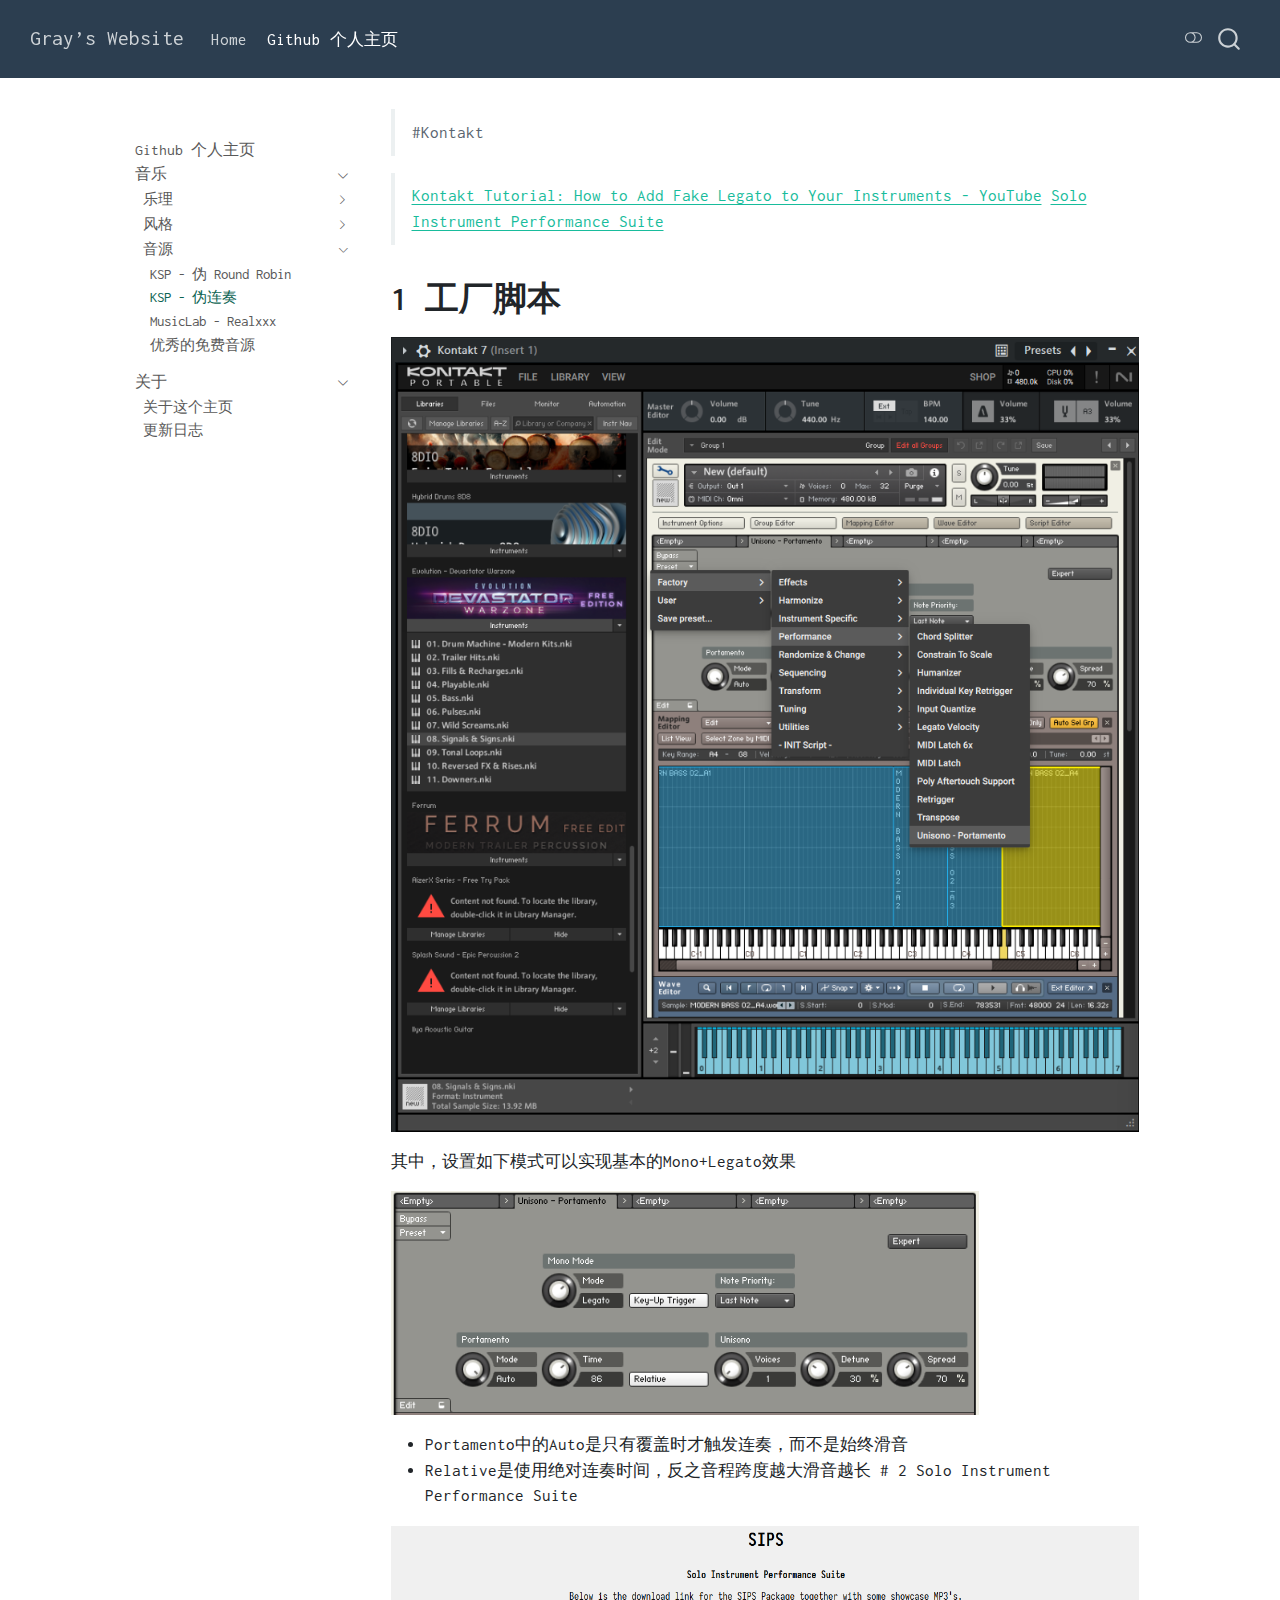
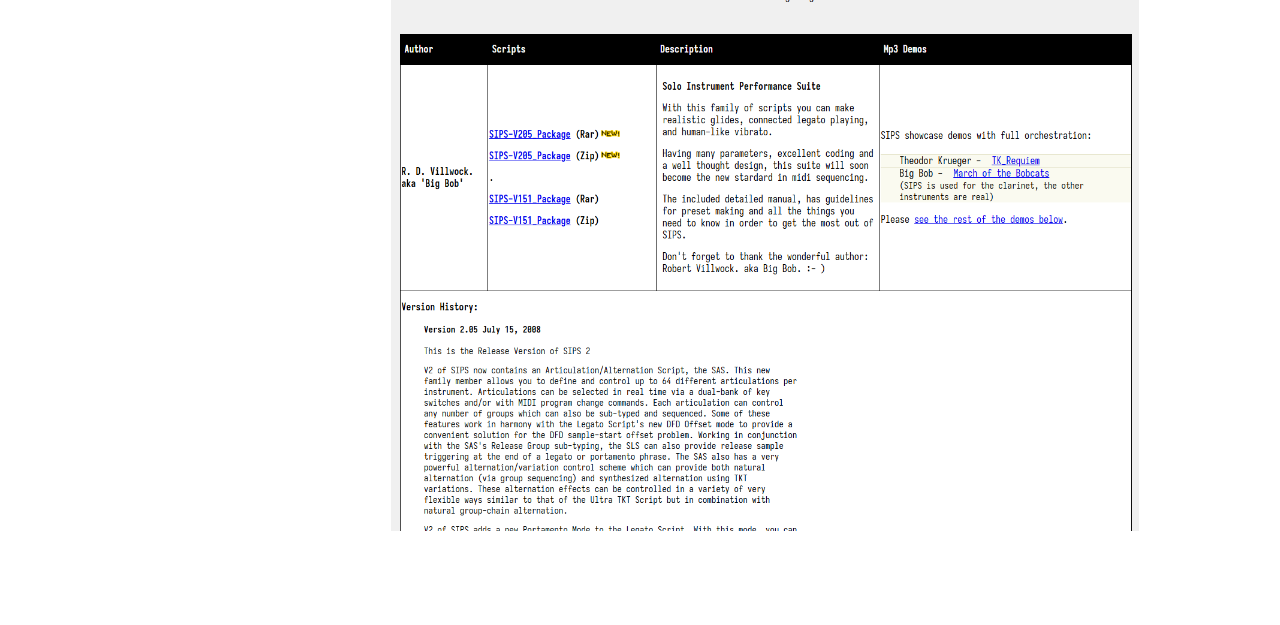
<file: docs/pages/720-音乐/716-音源/KSP - 伪连奏.html>
<!DOCTYPE html>
<html xmlns="http://www.w3.org/1999/xhtml" lang="en" xml:lang="en"><head>

<meta charset="utf-8">
<meta name="generator" content="quarto-1.5.57">

<meta name="viewport" content="width=device-width, initial-scale=1.0, user-scalable=yes">


<title>ksp---伪连奏 – Gray's Website</title>
<style>
code{white-space: pre-wrap;}
span.smallcaps{font-variant: small-caps;}
div.columns{display: flex; gap: min(4vw, 1.5em);}
div.column{flex: auto; overflow-x: auto;}
div.hanging-indent{margin-left: 1.5em; text-indent: -1.5em;}
ul.task-list{list-style: none;}
ul.task-list li input[type="checkbox"] {
  width: 0.8em;
  margin: 0 0.8em 0.2em -1em; /* quarto-specific, see https://github.com/quarto-dev/quarto-cli/issues/4556 */ 
  vertical-align: middle;
}
</style>


<script src="../../../site_libs/quarto-nav/quarto-nav.js"></script>
<script src="../../../site_libs/quarto-nav/headroom.min.js"></script>
<script src="../../../site_libs/clipboard/clipboard.min.js"></script>
<script src="../../../site_libs/quarto-search/autocomplete.umd.js"></script>
<script src="../../../site_libs/quarto-search/fuse.min.js"></script>
<script src="../../../site_libs/quarto-search/quarto-search.js"></script>
<meta name="quarto:offset" content="../../../">
<script src="../../../site_libs/quarto-html/quarto.js"></script>
<script src="../../../site_libs/quarto-html/popper.min.js"></script>
<script src="../../../site_libs/quarto-html/tippy.umd.min.js"></script>
<script src="../../../site_libs/quarto-html/anchor.min.js"></script>
<link href="../../../site_libs/quarto-html/tippy.css" rel="stylesheet">
<link href="../../../site_libs/quarto-html/quarto-syntax-highlighting.css" rel="stylesheet" class="quarto-color-scheme" id="quarto-text-highlighting-styles">
<link href="../../../site_libs/quarto-html/quarto-syntax-highlighting-dark.css" rel="prefetch" class="quarto-color-scheme quarto-color-alternate" id="quarto-text-highlighting-styles">
<script src="../../../site_libs/bootstrap/bootstrap.min.js"></script>
<link href="../../../site_libs/bootstrap/bootstrap-icons.css" rel="stylesheet">
<link href="../../../site_libs/bootstrap/bootstrap.min.css" rel="stylesheet" class="quarto-color-scheme" id="quarto-bootstrap" data-mode="light">
<link href="../../../site_libs/bootstrap/bootstrap-dark.min.css" rel="prefetch" class="quarto-color-scheme quarto-color-alternate" id="quarto-bootstrap" data-mode="dark">
<script id="quarto-search-options" type="application/json">{
  "location": "navbar",
  "copy-button": false,
  "collapse-after": 3,
  "panel-placement": "end",
  "type": "overlay",
  "limit": 50,
  "keyboard-shortcut": [
    "f",
    "/",
    "s"
  ],
  "show-item-context": false,
  "language": {
    "search-no-results-text": "No results",
    "search-matching-documents-text": "matching documents",
    "search-copy-link-title": "Copy link to search",
    "search-hide-matches-text": "Hide additional matches",
    "search-more-match-text": "more match in this document",
    "search-more-matches-text": "more matches in this document",
    "search-clear-button-title": "Clear",
    "search-text-placeholder": "",
    "search-detached-cancel-button-title": "Cancel",
    "search-submit-button-title": "Submit",
    "search-label": "Search"
  }
}</script>


<!-- <link rel="preconnect" href="https://fonts.googleapis.com">

<link rel="preconnect" href="https://fonts.gstatic.com" crossorigin>

<link href="https://fonts.googleapis.com/css2?family=Inconsolata&display=swap" rel="stylesheet"> -->



<!-- <link rel="preconnect" href="https://fonts.googleapis.com">

<link rel="preconnect" href="https://fonts.gstatic.com" crossorigin>

<link href="https://fonts.googleapis.com/css2?family=Big+Shoulders+Stencil:opsz,wght@10..72,100..900&display=swap"

    rel="stylesheet"> -->

</head>




<body class="nav-sidebar floating nav-fixed fullcontent">

<div id="quarto-search-results"></div>
  <header id="quarto-header" class="headroom fixed-top">
    <nav class="navbar navbar-expand-lg " data-bs-theme="dark">
      <div class="navbar-container container-fluid">
      <div class="navbar-brand-container mx-auto">
    <a class="navbar-brand" href="../../../index.html">
    <span class="navbar-title">Gray’s Website</span>
    </a>
  </div>
            <div id="quarto-search" class="" title="Search"></div>
          <button class="navbar-toggler" type="button" data-bs-toggle="collapse" data-bs-target="#navbarCollapse" aria-controls="navbarCollapse" role="menu" aria-expanded="false" aria-label="Toggle navigation" onclick="if (window.quartoToggleHeadroom) { window.quartoToggleHeadroom(); }">
  <span class="navbar-toggler-icon"></span>
</button>
          <div class="collapse navbar-collapse" id="navbarCollapse">
            <ul class="navbar-nav navbar-nav-scroll me-auto">
  <li class="nav-item">
    <a class="nav-link" href="../../../index.html"> 
<span class="menu-text">Home</span></a>
  </li>  
  <li class="nav-item">
    <a class="nav-link active" href="../../../pages/000-info.html" aria-current="page"> 
<span class="menu-text">Github 个人主页</span></a>
  </li>  
</ul>
          </div> <!-- /navcollapse -->
            <div class="quarto-navbar-tools">
  <a href="" class="quarto-color-scheme-toggle quarto-navigation-tool  px-1" onclick="window.quartoToggleColorScheme(); return false;" title="Toggle dark mode"><i class="bi"></i></a>
</div>
      </div> <!-- /container-fluid -->
    </nav>
  <nav class="quarto-secondary-nav">
    <div class="container-fluid d-flex">
      <button type="button" class="quarto-btn-toggle btn" data-bs-toggle="collapse" role="button" data-bs-target=".quarto-sidebar-collapse-item" aria-controls="quarto-sidebar" aria-expanded="false" aria-label="Toggle sidebar navigation" onclick="if (window.quartoToggleHeadroom) { window.quartoToggleHeadroom(); }">
        <i class="bi bi-layout-text-sidebar-reverse"></i>
      </button>
        <nav class="quarto-page-breadcrumbs" aria-label="breadcrumb"><ol class="breadcrumb"><li class="breadcrumb-item">音乐</li><li class="breadcrumb-item"><a href="../../../pages/720-音乐/716-音源/KSP - 伪 Round Robin.html">音源</a></li><li class="breadcrumb-item"><a href="../../../pages/720-音乐/716-音源/KSP - 伪连奏.html">KSP - 伪连奏</a></li></ol></nav>
        <a class="flex-grow-1" role="navigation" data-bs-toggle="collapse" data-bs-target=".quarto-sidebar-collapse-item" aria-controls="quarto-sidebar" aria-expanded="false" aria-label="Toggle sidebar navigation" onclick="if (window.quartoToggleHeadroom) { window.quartoToggleHeadroom(); }">      
        </a>
      <button type="button" class="btn quarto-search-button" aria-label="Search" onclick="window.quartoOpenSearch();">
        <i class="bi bi-search"></i>
      </button>
    </div>
  </nav>
</header>
<!-- content -->
<div id="quarto-content" class="quarto-container page-columns page-rows-contents page-layout-article page-navbar">
<!-- sidebar -->
  <nav id="quarto-sidebar" class="sidebar collapse collapse-horizontal quarto-sidebar-collapse-item sidebar-navigation floating overflow-auto">
        <div class="mt-2 flex-shrink-0 align-items-center">
        <div class="sidebar-search">
        <div id="quarto-search" class="" title="Search"></div>
        </div>
        </div>
    <div class="sidebar-menu-container"> 
    <ul class="list-unstyled mt-1">
        <li class="sidebar-item">
  <div class="sidebar-item-container"> 
  <a href="../../../pages/000-info.html" class="sidebar-item-text sidebar-link">
 <span class="menu-text">Github 个人主页</span></a>
  </div>
</li>
        <li class="sidebar-item sidebar-item-section">
      <div class="sidebar-item-container"> 
            <a class="sidebar-item-text sidebar-link text-start" data-bs-toggle="collapse" data-bs-target="#quarto-sidebar-section-1" role="navigation" aria-expanded="true">
 <span class="menu-text">音乐</span></a>
          <a class="sidebar-item-toggle text-start" data-bs-toggle="collapse" data-bs-target="#quarto-sidebar-section-1" role="navigation" aria-expanded="true" aria-label="Toggle section">
            <i class="bi bi-chevron-right ms-2"></i>
          </a> 
      </div>
      <ul id="quarto-sidebar-section-1" class="collapse list-unstyled sidebar-section depth1 show">  
          <li class="sidebar-item sidebar-item-section">
      <div class="sidebar-item-container"> 
            <a class="sidebar-item-text sidebar-link text-start collapsed" data-bs-toggle="collapse" data-bs-target="#quarto-sidebar-section-2" role="navigation" aria-expanded="false">
 <span class="menu-text">乐理</span></a>
          <a class="sidebar-item-toggle text-start collapsed" data-bs-toggle="collapse" data-bs-target="#quarto-sidebar-section-2" role="navigation" aria-expanded="false" aria-label="Toggle section">
            <i class="bi bi-chevron-right ms-2"></i>
          </a> 
      </div>
      <ul id="quarto-sidebar-section-2" class="collapse list-unstyled sidebar-section depth2 ">  
          <li class="sidebar-item sidebar-item-section">
      <div class="sidebar-item-container"> 
            <a class="sidebar-item-text sidebar-link text-start collapsed" data-bs-toggle="collapse" data-bs-target="#quarto-sidebar-section-3" role="navigation" aria-expanded="false">
 <span class="menu-text">七和弦</span></a>
          <a class="sidebar-item-toggle text-start collapsed" data-bs-toggle="collapse" data-bs-target="#quarto-sidebar-section-3" role="navigation" aria-expanded="false" aria-label="Toggle section">
            <i class="bi bi-chevron-right ms-2"></i>
          </a> 
      </div>
      <ul id="quarto-sidebar-section-3" class="collapse list-unstyled sidebar-section depth3 ">  
          <li class="sidebar-item">
  <div class="sidebar-item-container"> 
  <a href="../../../pages/720-音乐/711-乐理/711.04-七和弦/减七和弦.html" class="sidebar-item-text sidebar-link">
 <span class="menu-text">减七和弦</span></a>
  </div>
</li>
      </ul>
  </li>
      </ul>
  </li>
          <li class="sidebar-item sidebar-item-section">
      <div class="sidebar-item-container"> 
            <a class="sidebar-item-text sidebar-link text-start collapsed" data-bs-toggle="collapse" data-bs-target="#quarto-sidebar-section-4" role="navigation" aria-expanded="false">
 <span class="menu-text">风格</span></a>
          <a class="sidebar-item-toggle text-start collapsed" data-bs-toggle="collapse" data-bs-target="#quarto-sidebar-section-4" role="navigation" aria-expanded="false" aria-label="Toggle section">
            <i class="bi bi-chevron-right ms-2"></i>
          </a> 
      </div>
      <ul id="quarto-sidebar-section-4" class="collapse list-unstyled sidebar-section depth2 ">  
          <li class="sidebar-item sidebar-item-section">
      <div class="sidebar-item-container"> 
            <a class="sidebar-item-text sidebar-link text-start collapsed" data-bs-toggle="collapse" data-bs-target="#quarto-sidebar-section-5" role="navigation" aria-expanded="false">
 <span class="menu-text">弗拉门戈</span></a>
          <a class="sidebar-item-toggle text-start collapsed" data-bs-toggle="collapse" data-bs-target="#quarto-sidebar-section-5" role="navigation" aria-expanded="false" aria-label="Toggle section">
            <i class="bi bi-chevron-right ms-2"></i>
          </a> 
      </div>
      <ul id="quarto-sidebar-section-5" class="collapse list-unstyled sidebar-section depth3 ">  
          <li class="sidebar-item">
  <div class="sidebar-item-container"> 
  <a href="../../../pages/720-音乐/712-风格/712.56-弗拉门戈/弗拉门戈曲风.html" class="sidebar-item-text sidebar-link">
 <span class="menu-text">弗拉门戈曲风</span></a>
  </div>
</li>
      </ul>
  </li>
          <li class="sidebar-item sidebar-item-section">
      <div class="sidebar-item-container"> 
            <a class="sidebar-item-text sidebar-link text-start collapsed" data-bs-toggle="collapse" data-bs-target="#quarto-sidebar-section-6" role="navigation" aria-expanded="false">
 <span class="menu-text">好莱坞配乐</span></a>
          <a class="sidebar-item-toggle text-start collapsed" data-bs-toggle="collapse" data-bs-target="#quarto-sidebar-section-6" role="navigation" aria-expanded="false" aria-label="Toggle section">
            <i class="bi bi-chevron-right ms-2"></i>
          </a> 
      </div>
      <ul id="quarto-sidebar-section-6" class="collapse list-unstyled sidebar-section depth3 ">  
          <li class="sidebar-item">
  <div class="sidebar-item-container"> 
  <a href="../../../pages/720-音乐/712-风格/712.57-好莱坞配乐/好莱坞和弦标记与常用进行.html" class="sidebar-item-text sidebar-link">
 <span class="menu-text">好莱坞和弦标记与常用进行</span></a>
  </div>
</li>
      </ul>
  </li>
      </ul>
  </li>
          <li class="sidebar-item sidebar-item-section">
      <div class="sidebar-item-container"> 
            <a class="sidebar-item-text sidebar-link text-start" data-bs-toggle="collapse" data-bs-target="#quarto-sidebar-section-7" role="navigation" aria-expanded="true">
 <span class="menu-text">音源</span></a>
          <a class="sidebar-item-toggle text-start" data-bs-toggle="collapse" data-bs-target="#quarto-sidebar-section-7" role="navigation" aria-expanded="true" aria-label="Toggle section">
            <i class="bi bi-chevron-right ms-2"></i>
          </a> 
      </div>
      <ul id="quarto-sidebar-section-7" class="collapse list-unstyled sidebar-section depth2 show">  
          <li class="sidebar-item">
  <div class="sidebar-item-container"> 
  <a href="../../../pages/720-音乐/716-音源/KSP - 伪 Round Robin.html" class="sidebar-item-text sidebar-link">
 <span class="menu-text">KSP - 伪 Round Robin</span></a>
  </div>
</li>
          <li class="sidebar-item">
  <div class="sidebar-item-container"> 
  <a href="../../../pages/720-音乐/716-音源/KSP - 伪连奏.html" class="sidebar-item-text sidebar-link active">
 <span class="menu-text">KSP - 伪连奏</span></a>
  </div>
</li>
          <li class="sidebar-item">
  <div class="sidebar-item-container"> 
  <a href="../../../pages/720-音乐/716-音源/MusicLab - Realxxx.html" class="sidebar-item-text sidebar-link">
 <span class="menu-text">MusicLab - Realxxx</span></a>
  </div>
</li>
          <li class="sidebar-item">
  <div class="sidebar-item-container"> 
  <a href="../../../pages/720-音乐/716-音源/优秀的免费音源.html" class="sidebar-item-text sidebar-link">
 <span class="menu-text">优秀的免费音源</span></a>
  </div>
</li>
      </ul>
  </li>
      </ul>
  </li>
        <li class="sidebar-item sidebar-item-section">
      <div class="sidebar-item-container"> 
            <a class="sidebar-item-text sidebar-link text-start" data-bs-toggle="collapse" data-bs-target="#quarto-sidebar-section-8" role="navigation" aria-expanded="true">
 <span class="menu-text">关于</span></a>
          <a class="sidebar-item-toggle text-start" data-bs-toggle="collapse" data-bs-target="#quarto-sidebar-section-8" role="navigation" aria-expanded="true" aria-label="Toggle section">
            <i class="bi bi-chevron-right ms-2"></i>
          </a> 
      </div>
      <ul id="quarto-sidebar-section-8" class="collapse list-unstyled sidebar-section depth1 show">  
          <li class="sidebar-item">
  <div class="sidebar-item-container"> 
  <a href="../../../pages/关于/about.html" class="sidebar-item-text sidebar-link">
 <span class="menu-text">关于这个主页</span></a>
  </div>
</li>
          <li class="sidebar-item">
  <div class="sidebar-item-container"> 
  <a href="../../../pages/关于/Log.html" class="sidebar-item-text sidebar-link">
 <span class="menu-text">更新日志</span></a>
  </div>
</li>
      </ul>
  </li>
    </ul>
    </div>
</nav>
<div id="quarto-sidebar-glass" class="quarto-sidebar-collapse-item" data-bs-toggle="collapse" data-bs-target=".quarto-sidebar-collapse-item"></div>
<!-- margin-sidebar -->
    
<!-- main -->
<main class="content" id="quarto-document-content">




<blockquote class="blockquote">
<p>#Kontakt</p>
</blockquote>
<blockquote class="blockquote">
<p><a href="https://www.youtube.com/watch?v=0QzUwQHODjw">Kontakt Tutorial: How to Add Fake Legato to Your Instruments - YouTube</a> <a href="https://nilsliberg.se/ksp/scripts/sips/sips.htm">Solo Instrument Performance Suite</a></p>
</blockquote>
<section id="工厂脚本" class="level1">
<h1>1 工厂脚本</h1>
<p><img src="assets/Pasted image 20241113104149.png" class="img-fluid"></p>
<p>其中，设置如下模式可以实现基本的Mono+Legato效果</p>
<p><img src="assets/Pasted image 20241113104252.png" class="img-fluid"></p>
<ul>
<li>Portamento中的Auto是只有覆盖时才触发连奏，而不是始终滑音</li>
<li>Relative是使用绝对连奏时间，反之音程跨度越大滑音越长 # 2 Solo Instrument Performance Suite</li>
</ul>
<p><img src="assets/Pasted image 20241113104902.png" class="img-fluid"></p>


</section>

</main> <!-- /main -->
<script id="quarto-html-after-body" type="application/javascript">
window.document.addEventListener("DOMContentLoaded", function (event) {
  const toggleBodyColorMode = (bsSheetEl) => {
    const mode = bsSheetEl.getAttribute("data-mode");
    const bodyEl = window.document.querySelector("body");
    if (mode === "dark") {
      bodyEl.classList.add("quarto-dark");
      bodyEl.classList.remove("quarto-light");
    } else {
      bodyEl.classList.add("quarto-light");
      bodyEl.classList.remove("quarto-dark");
    }
  }
  const toggleBodyColorPrimary = () => {
    const bsSheetEl = window.document.querySelector("link#quarto-bootstrap");
    if (bsSheetEl) {
      toggleBodyColorMode(bsSheetEl);
    }
  }
  toggleBodyColorPrimary();  
  const disableStylesheet = (stylesheets) => {
    for (let i=0; i < stylesheets.length; i++) {
      const stylesheet = stylesheets[i];
      stylesheet.rel = 'prefetch';
    }
  }
  const enableStylesheet = (stylesheets) => {
    for (let i=0; i < stylesheets.length; i++) {
      const stylesheet = stylesheets[i];
      stylesheet.rel = 'stylesheet';
    }
  }
  const manageTransitions = (selector, allowTransitions) => {
    const els = window.document.querySelectorAll(selector);
    for (let i=0; i < els.length; i++) {
      const el = els[i];
      if (allowTransitions) {
        el.classList.remove('notransition');
      } else {
        el.classList.add('notransition');
      }
    }
  }
  const toggleGiscusIfUsed = (isAlternate, darkModeDefault) => {
    const baseTheme = document.querySelector('#giscus-base-theme')?.value ?? 'light';
    const alternateTheme = document.querySelector('#giscus-alt-theme')?.value ?? 'dark';
    let newTheme = '';
    if(darkModeDefault) {
      newTheme = isAlternate ? baseTheme : alternateTheme;
    } else {
      newTheme = isAlternate ? alternateTheme : baseTheme;
    }
    const changeGiscusTheme = () => {
      // From: https://github.com/giscus/giscus/issues/336
      const sendMessage = (message) => {
        const iframe = document.querySelector('iframe.giscus-frame');
        if (!iframe) return;
        iframe.contentWindow.postMessage({ giscus: message }, 'https://giscus.app');
      }
      sendMessage({
        setConfig: {
          theme: newTheme
        }
      });
    }
    const isGiscussLoaded = window.document.querySelector('iframe.giscus-frame') !== null;
    if (isGiscussLoaded) {
      changeGiscusTheme();
    }
  }
  const toggleColorMode = (alternate) => {
    // Switch the stylesheets
    const alternateStylesheets = window.document.querySelectorAll('link.quarto-color-scheme.quarto-color-alternate');
    manageTransitions('#quarto-margin-sidebar .nav-link', false);
    if (alternate) {
      enableStylesheet(alternateStylesheets);
      for (const sheetNode of alternateStylesheets) {
        if (sheetNode.id === "quarto-bootstrap") {
          toggleBodyColorMode(sheetNode);
        }
      }
    } else {
      disableStylesheet(alternateStylesheets);
      toggleBodyColorPrimary();
    }
    manageTransitions('#quarto-margin-sidebar .nav-link', true);
    // Switch the toggles
    const toggles = window.document.querySelectorAll('.quarto-color-scheme-toggle');
    for (let i=0; i < toggles.length; i++) {
      const toggle = toggles[i];
      if (toggle) {
        if (alternate) {
          toggle.classList.add("alternate");     
        } else {
          toggle.classList.remove("alternate");
        }
      }
    }
    // Hack to workaround the fact that safari doesn't
    // properly recolor the scrollbar when toggling (#1455)
    if (navigator.userAgent.indexOf('Safari') > 0 && navigator.userAgent.indexOf('Chrome') == -1) {
      manageTransitions("body", false);
      window.scrollTo(0, 1);
      setTimeout(() => {
        window.scrollTo(0, 0);
        manageTransitions("body", true);
      }, 40);  
    }
  }
  const isFileUrl = () => { 
    return window.location.protocol === 'file:';
  }
  const hasAlternateSentinel = () => {  
    let styleSentinel = getColorSchemeSentinel();
    if (styleSentinel !== null) {
      return styleSentinel === "alternate";
    } else {
      return false;
    }
  }
  const setStyleSentinel = (alternate) => {
    const value = alternate ? "alternate" : "default";
    if (!isFileUrl()) {
      window.localStorage.setItem("quarto-color-scheme", value);
    } else {
      localAlternateSentinel = value;
    }
  }
  const getColorSchemeSentinel = () => {
    if (!isFileUrl()) {
      const storageValue = window.localStorage.getItem("quarto-color-scheme");
      return storageValue != null ? storageValue : localAlternateSentinel;
    } else {
      return localAlternateSentinel;
    }
  }
  const darkModeDefault = false;
  let localAlternateSentinel = darkModeDefault ? 'alternate' : 'default';
  // Dark / light mode switch
  window.quartoToggleColorScheme = () => {
    // Read the current dark / light value 
    let toAlternate = !hasAlternateSentinel();
    toggleColorMode(toAlternate);
    setStyleSentinel(toAlternate);
    toggleGiscusIfUsed(toAlternate, darkModeDefault);
  };
  // Ensure there is a toggle, if there isn't float one in the top right
  if (window.document.querySelector('.quarto-color-scheme-toggle') === null) {
    const a = window.document.createElement('a');
    a.classList.add('top-right');
    a.classList.add('quarto-color-scheme-toggle');
    a.href = "";
    a.onclick = function() { try { window.quartoToggleColorScheme(); } catch {} return false; };
    const i = window.document.createElement("i");
    i.classList.add('bi');
    a.appendChild(i);
    window.document.body.appendChild(a);
  }
  // Switch to dark mode if need be
  if (hasAlternateSentinel()) {
    toggleColorMode(true);
  } else {
    toggleColorMode(false);
  }
  const icon = "";
  const anchorJS = new window.AnchorJS();
  anchorJS.options = {
    placement: 'right',
    icon: icon
  };
  anchorJS.add('.anchored');
  const isCodeAnnotation = (el) => {
    for (const clz of el.classList) {
      if (clz.startsWith('code-annotation-')) {                     
        return true;
      }
    }
    return false;
  }
  const onCopySuccess = function(e) {
    // button target
    const button = e.trigger;
    // don't keep focus
    button.blur();
    // flash "checked"
    button.classList.add('code-copy-button-checked');
    var currentTitle = button.getAttribute("title");
    button.setAttribute("title", "Copied!");
    let tooltip;
    if (window.bootstrap) {
      button.setAttribute("data-bs-toggle", "tooltip");
      button.setAttribute("data-bs-placement", "left");
      button.setAttribute("data-bs-title", "Copied!");
      tooltip = new bootstrap.Tooltip(button, 
        { trigger: "manual", 
          customClass: "code-copy-button-tooltip",
          offset: [0, -8]});
      tooltip.show();    
    }
    setTimeout(function() {
      if (tooltip) {
        tooltip.hide();
        button.removeAttribute("data-bs-title");
        button.removeAttribute("data-bs-toggle");
        button.removeAttribute("data-bs-placement");
      }
      button.setAttribute("title", currentTitle);
      button.classList.remove('code-copy-button-checked');
    }, 1000);
    // clear code selection
    e.clearSelection();
  }
  const getTextToCopy = function(trigger) {
      const codeEl = trigger.previousElementSibling.cloneNode(true);
      for (const childEl of codeEl.children) {
        if (isCodeAnnotation(childEl)) {
          childEl.remove();
        }
      }
      return codeEl.innerText;
  }
  const clipboard = new window.ClipboardJS('.code-copy-button:not([data-in-quarto-modal])', {
    text: getTextToCopy
  });
  clipboard.on('success', onCopySuccess);
  if (window.document.getElementById('quarto-embedded-source-code-modal')) {
    // For code content inside modals, clipBoardJS needs to be initialized with a container option
    // TODO: Check when it could be a function (https://github.com/zenorocha/clipboard.js/issues/860)
    const clipboardModal = new window.ClipboardJS('.code-copy-button[data-in-quarto-modal]', {
      text: getTextToCopy,
      container: window.document.getElementById('quarto-embedded-source-code-modal')
    });
    clipboardModal.on('success', onCopySuccess);
  }
    var localhostRegex = new RegExp(/^(?:http|https):\/\/localhost\:?[0-9]*\//);
    var mailtoRegex = new RegExp(/^mailto:/);
      var filterRegex = new RegExp('/' + window.location.host + '/');
    var isInternal = (href) => {
        return filterRegex.test(href) || localhostRegex.test(href) || mailtoRegex.test(href);
    }
    // Inspect non-navigation links and adorn them if external
 	var links = window.document.querySelectorAll('a[href]:not(.nav-link):not(.navbar-brand):not(.toc-action):not(.sidebar-link):not(.sidebar-item-toggle):not(.pagination-link):not(.no-external):not([aria-hidden]):not(.dropdown-item):not(.quarto-navigation-tool):not(.about-link)');
    for (var i=0; i<links.length; i++) {
      const link = links[i];
      if (!isInternal(link.href)) {
        // undo the damage that might have been done by quarto-nav.js in the case of
        // links that we want to consider external
        if (link.dataset.originalHref !== undefined) {
          link.href = link.dataset.originalHref;
        }
      }
    }
  function tippyHover(el, contentFn, onTriggerFn, onUntriggerFn) {
    const config = {
      allowHTML: true,
      maxWidth: 500,
      delay: 100,
      arrow: false,
      appendTo: function(el) {
          return el.parentElement;
      },
      interactive: true,
      interactiveBorder: 10,
      theme: 'quarto',
      placement: 'bottom-start',
    };
    if (contentFn) {
      config.content = contentFn;
    }
    if (onTriggerFn) {
      config.onTrigger = onTriggerFn;
    }
    if (onUntriggerFn) {
      config.onUntrigger = onUntriggerFn;
    }
    window.tippy(el, config); 
  }
  const noterefs = window.document.querySelectorAll('a[role="doc-noteref"]');
  for (var i=0; i<noterefs.length; i++) {
    const ref = noterefs[i];
    tippyHover(ref, function() {
      // use id or data attribute instead here
      let href = ref.getAttribute('data-footnote-href') || ref.getAttribute('href');
      try { href = new URL(href).hash; } catch {}
      const id = href.replace(/^#\/?/, "");
      const note = window.document.getElementById(id);
      if (note) {
        return note.innerHTML;
      } else {
        return "";
      }
    });
  }
  const xrefs = window.document.querySelectorAll('a.quarto-xref');
  const processXRef = (id, note) => {
    // Strip column container classes
    const stripColumnClz = (el) => {
      el.classList.remove("page-full", "page-columns");
      if (el.children) {
        for (const child of el.children) {
          stripColumnClz(child);
        }
      }
    }
    stripColumnClz(note)
    if (id === null || id.startsWith('sec-')) {
      // Special case sections, only their first couple elements
      const container = document.createElement("div");
      if (note.children && note.children.length > 2) {
        container.appendChild(note.children[0].cloneNode(true));
        for (let i = 1; i < note.children.length; i++) {
          const child = note.children[i];
          if (child.tagName === "P" && child.innerText === "") {
            continue;
          } else {
            container.appendChild(child.cloneNode(true));
            break;
          }
        }
        if (window.Quarto?.typesetMath) {
          window.Quarto.typesetMath(container);
        }
        return container.innerHTML
      } else {
        if (window.Quarto?.typesetMath) {
          window.Quarto.typesetMath(note);
        }
        return note.innerHTML;
      }
    } else {
      // Remove any anchor links if they are present
      const anchorLink = note.querySelector('a.anchorjs-link');
      if (anchorLink) {
        anchorLink.remove();
      }
      if (window.Quarto?.typesetMath) {
        window.Quarto.typesetMath(note);
      }
      // TODO in 1.5, we should make sure this works without a callout special case
      if (note.classList.contains("callout")) {
        return note.outerHTML;
      } else {
        return note.innerHTML;
      }
    }
  }
  for (var i=0; i<xrefs.length; i++) {
    const xref = xrefs[i];
    tippyHover(xref, undefined, function(instance) {
      instance.disable();
      let url = xref.getAttribute('href');
      let hash = undefined; 
      if (url.startsWith('#')) {
        hash = url;
      } else {
        try { hash = new URL(url).hash; } catch {}
      }
      if (hash) {
        const id = hash.replace(/^#\/?/, "");
        const note = window.document.getElementById(id);
        if (note !== null) {
          try {
            const html = processXRef(id, note.cloneNode(true));
            instance.setContent(html);
          } finally {
            instance.enable();
            instance.show();
          }
        } else {
          // See if we can fetch this
          fetch(url.split('#')[0])
          .then(res => res.text())
          .then(html => {
            const parser = new DOMParser();
            const htmlDoc = parser.parseFromString(html, "text/html");
            const note = htmlDoc.getElementById(id);
            if (note !== null) {
              const html = processXRef(id, note);
              instance.setContent(html);
            } 
          }).finally(() => {
            instance.enable();
            instance.show();
          });
        }
      } else {
        // See if we can fetch a full url (with no hash to target)
        // This is a special case and we should probably do some content thinning / targeting
        fetch(url)
        .then(res => res.text())
        .then(html => {
          const parser = new DOMParser();
          const htmlDoc = parser.parseFromString(html, "text/html");
          const note = htmlDoc.querySelector('main.content');
          if (note !== null) {
            // This should only happen for chapter cross references
            // (since there is no id in the URL)
            // remove the first header
            if (note.children.length > 0 && note.children[0].tagName === "HEADER") {
              note.children[0].remove();
            }
            const html = processXRef(null, note);
            instance.setContent(html);
          } 
        }).finally(() => {
          instance.enable();
          instance.show();
        });
      }
    }, function(instance) {
    });
  }
      let selectedAnnoteEl;
      const selectorForAnnotation = ( cell, annotation) => {
        let cellAttr = 'data-code-cell="' + cell + '"';
        let lineAttr = 'data-code-annotation="' +  annotation + '"';
        const selector = 'span[' + cellAttr + '][' + lineAttr + ']';
        return selector;
      }
      const selectCodeLines = (annoteEl) => {
        const doc = window.document;
        const targetCell = annoteEl.getAttribute("data-target-cell");
        const targetAnnotation = annoteEl.getAttribute("data-target-annotation");
        const annoteSpan = window.document.querySelector(selectorForAnnotation(targetCell, targetAnnotation));
        const lines = annoteSpan.getAttribute("data-code-lines").split(",");
        const lineIds = lines.map((line) => {
          return targetCell + "-" + line;
        })
        let top = null;
        let height = null;
        let parent = null;
        if (lineIds.length > 0) {
            //compute the position of the single el (top and bottom and make a div)
            const el = window.document.getElementById(lineIds[0]);
            top = el.offsetTop;
            height = el.offsetHeight;
            parent = el.parentElement.parentElement;
          if (lineIds.length > 1) {
            const lastEl = window.document.getElementById(lineIds[lineIds.length - 1]);
            const bottom = lastEl.offsetTop + lastEl.offsetHeight;
            height = bottom - top;
          }
          if (top !== null && height !== null && parent !== null) {
            // cook up a div (if necessary) and position it 
            let div = window.document.getElementById("code-annotation-line-highlight");
            if (div === null) {
              div = window.document.createElement("div");
              div.setAttribute("id", "code-annotation-line-highlight");
              div.style.position = 'absolute';
              parent.appendChild(div);
            }
            div.style.top = top - 2 + "px";
            div.style.height = height + 4 + "px";
            div.style.left = 0;
            let gutterDiv = window.document.getElementById("code-annotation-line-highlight-gutter");
            if (gutterDiv === null) {
              gutterDiv = window.document.createElement("div");
              gutterDiv.setAttribute("id", "code-annotation-line-highlight-gutter");
              gutterDiv.style.position = 'absolute';
              const codeCell = window.document.getElementById(targetCell);
              const gutter = codeCell.querySelector('.code-annotation-gutter');
              gutter.appendChild(gutterDiv);
            }
            gutterDiv.style.top = top - 2 + "px";
            gutterDiv.style.height = height + 4 + "px";
          }
          selectedAnnoteEl = annoteEl;
        }
      };
      const unselectCodeLines = () => {
        const elementsIds = ["code-annotation-line-highlight", "code-annotation-line-highlight-gutter"];
        elementsIds.forEach((elId) => {
          const div = window.document.getElementById(elId);
          if (div) {
            div.remove();
          }
        });
        selectedAnnoteEl = undefined;
      };
        // Handle positioning of the toggle
    window.addEventListener(
      "resize",
      throttle(() => {
        elRect = undefined;
        if (selectedAnnoteEl) {
          selectCodeLines(selectedAnnoteEl);
        }
      }, 10)
    );
    function throttle(fn, ms) {
    let throttle = false;
    let timer;
      return (...args) => {
        if(!throttle) { // first call gets through
            fn.apply(this, args);
            throttle = true;
        } else { // all the others get throttled
            if(timer) clearTimeout(timer); // cancel #2
            timer = setTimeout(() => {
              fn.apply(this, args);
              timer = throttle = false;
            }, ms);
        }
      };
    }
      // Attach click handler to the DT
      const annoteDls = window.document.querySelectorAll('dt[data-target-cell]');
      for (const annoteDlNode of annoteDls) {
        annoteDlNode.addEventListener('click', (event) => {
          const clickedEl = event.target;
          if (clickedEl !== selectedAnnoteEl) {
            unselectCodeLines();
            const activeEl = window.document.querySelector('dt[data-target-cell].code-annotation-active');
            if (activeEl) {
              activeEl.classList.remove('code-annotation-active');
            }
            selectCodeLines(clickedEl);
            clickedEl.classList.add('code-annotation-active');
          } else {
            // Unselect the line
            unselectCodeLines();
            clickedEl.classList.remove('code-annotation-active');
          }
        });
      }
  const findCites = (el) => {
    const parentEl = el.parentElement;
    if (parentEl) {
      const cites = parentEl.dataset.cites;
      if (cites) {
        return {
          el,
          cites: cites.split(' ')
        };
      } else {
        return findCites(el.parentElement)
      }
    } else {
      return undefined;
    }
  };
  var bibliorefs = window.document.querySelectorAll('a[role="doc-biblioref"]');
  for (var i=0; i<bibliorefs.length; i++) {
    const ref = bibliorefs[i];
    const citeInfo = findCites(ref);
    if (citeInfo) {
      tippyHover(citeInfo.el, function() {
        var popup = window.document.createElement('div');
        citeInfo.cites.forEach(function(cite) {
          var citeDiv = window.document.createElement('div');
          citeDiv.classList.add('hanging-indent');
          citeDiv.classList.add('csl-entry');
          var biblioDiv = window.document.getElementById('ref-' + cite);
          if (biblioDiv) {
            citeDiv.innerHTML = biblioDiv.innerHTML;
          }
          popup.appendChild(citeDiv);
        });
        return popup.innerHTML;
      });
    }
  }
});
</script>
</div> <!-- /content -->




</body></html>
</file>
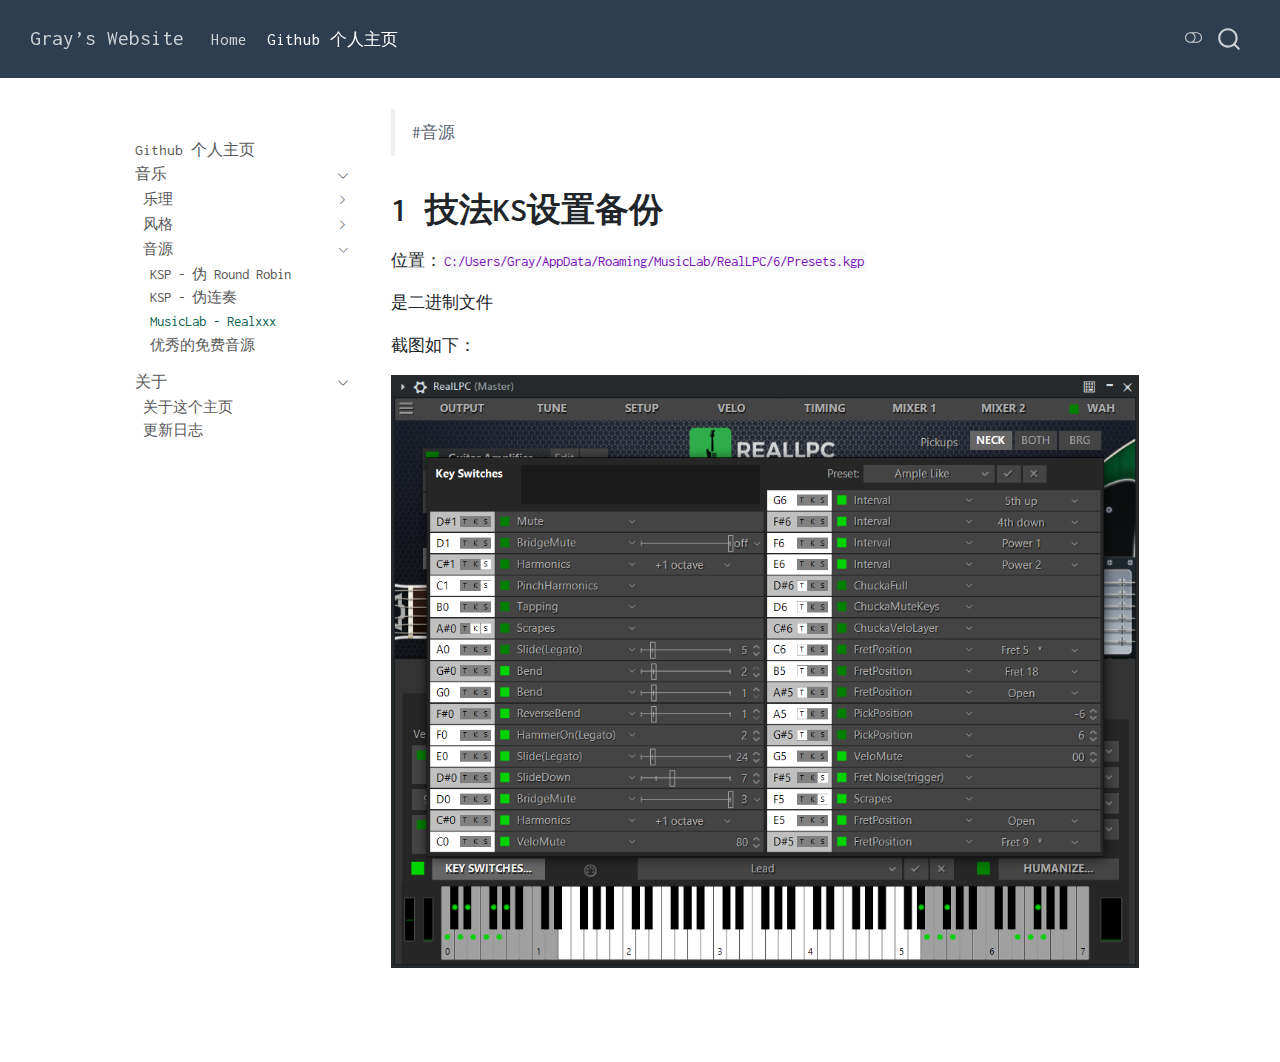
<file: docs/pages/720-音乐/716-音源/MusicLab - Realxxx.html>
<!DOCTYPE html>
<html xmlns="http://www.w3.org/1999/xhtml" lang="en" xml:lang="en"><head>

<meta charset="utf-8">
<meta name="generator" content="quarto-1.5.57">

<meta name="viewport" content="width=device-width, initial-scale=1.0, user-scalable=yes">


<title>musiclab---realxxx – Gray's Website</title>
<style>
code{white-space: pre-wrap;}
span.smallcaps{font-variant: small-caps;}
div.columns{display: flex; gap: min(4vw, 1.5em);}
div.column{flex: auto; overflow-x: auto;}
div.hanging-indent{margin-left: 1.5em; text-indent: -1.5em;}
ul.task-list{list-style: none;}
ul.task-list li input[type="checkbox"] {
  width: 0.8em;
  margin: 0 0.8em 0.2em -1em; /* quarto-specific, see https://github.com/quarto-dev/quarto-cli/issues/4556 */ 
  vertical-align: middle;
}
</style>


<script src="../../../site_libs/quarto-nav/quarto-nav.js"></script>
<script src="../../../site_libs/quarto-nav/headroom.min.js"></script>
<script src="../../../site_libs/clipboard/clipboard.min.js"></script>
<script src="../../../site_libs/quarto-search/autocomplete.umd.js"></script>
<script src="../../../site_libs/quarto-search/fuse.min.js"></script>
<script src="../../../site_libs/quarto-search/quarto-search.js"></script>
<meta name="quarto:offset" content="../../../">
<script src="../../../site_libs/quarto-html/quarto.js"></script>
<script src="../../../site_libs/quarto-html/popper.min.js"></script>
<script src="../../../site_libs/quarto-html/tippy.umd.min.js"></script>
<script src="../../../site_libs/quarto-html/anchor.min.js"></script>
<link href="../../../site_libs/quarto-html/tippy.css" rel="stylesheet">
<link href="../../../site_libs/quarto-html/quarto-syntax-highlighting.css" rel="stylesheet" class="quarto-color-scheme" id="quarto-text-highlighting-styles">
<link href="../../../site_libs/quarto-html/quarto-syntax-highlighting-dark.css" rel="prefetch" class="quarto-color-scheme quarto-color-alternate" id="quarto-text-highlighting-styles">
<script src="../../../site_libs/bootstrap/bootstrap.min.js"></script>
<link href="../../../site_libs/bootstrap/bootstrap-icons.css" rel="stylesheet">
<link href="../../../site_libs/bootstrap/bootstrap.min.css" rel="stylesheet" class="quarto-color-scheme" id="quarto-bootstrap" data-mode="light">
<link href="../../../site_libs/bootstrap/bootstrap-dark.min.css" rel="prefetch" class="quarto-color-scheme quarto-color-alternate" id="quarto-bootstrap" data-mode="dark">
<script id="quarto-search-options" type="application/json">{
  "location": "navbar",
  "copy-button": false,
  "collapse-after": 3,
  "panel-placement": "end",
  "type": "overlay",
  "limit": 50,
  "keyboard-shortcut": [
    "f",
    "/",
    "s"
  ],
  "show-item-context": false,
  "language": {
    "search-no-results-text": "No results",
    "search-matching-documents-text": "matching documents",
    "search-copy-link-title": "Copy link to search",
    "search-hide-matches-text": "Hide additional matches",
    "search-more-match-text": "more match in this document",
    "search-more-matches-text": "more matches in this document",
    "search-clear-button-title": "Clear",
    "search-text-placeholder": "",
    "search-detached-cancel-button-title": "Cancel",
    "search-submit-button-title": "Submit",
    "search-label": "Search"
  }
}</script>


<!-- <link rel="preconnect" href="https://fonts.googleapis.com">

<link rel="preconnect" href="https://fonts.gstatic.com" crossorigin>

<link href="https://fonts.googleapis.com/css2?family=Inconsolata&display=swap" rel="stylesheet"> -->



<!-- <link rel="preconnect" href="https://fonts.googleapis.com">

<link rel="preconnect" href="https://fonts.gstatic.com" crossorigin>

<link href="https://fonts.googleapis.com/css2?family=Big+Shoulders+Stencil:opsz,wght@10..72,100..900&display=swap"

    rel="stylesheet"> -->

</head>




<body class="nav-sidebar floating nav-fixed fullcontent">

<div id="quarto-search-results"></div>
  <header id="quarto-header" class="headroom fixed-top">
    <nav class="navbar navbar-expand-lg " data-bs-theme="dark">
      <div class="navbar-container container-fluid">
      <div class="navbar-brand-container mx-auto">
    <a class="navbar-brand" href="../../../index.html">
    <span class="navbar-title">Gray’s Website</span>
    </a>
  </div>
            <div id="quarto-search" class="" title="Search"></div>
          <button class="navbar-toggler" type="button" data-bs-toggle="collapse" data-bs-target="#navbarCollapse" aria-controls="navbarCollapse" role="menu" aria-expanded="false" aria-label="Toggle navigation" onclick="if (window.quartoToggleHeadroom) { window.quartoToggleHeadroom(); }">
  <span class="navbar-toggler-icon"></span>
</button>
          <div class="collapse navbar-collapse" id="navbarCollapse">
            <ul class="navbar-nav navbar-nav-scroll me-auto">
  <li class="nav-item">
    <a class="nav-link" href="../../../index.html"> 
<span class="menu-text">Home</span></a>
  </li>  
  <li class="nav-item">
    <a class="nav-link active" href="../../../pages/000-info.html" aria-current="page"> 
<span class="menu-text">Github 个人主页</span></a>
  </li>  
</ul>
          </div> <!-- /navcollapse -->
            <div class="quarto-navbar-tools">
  <a href="" class="quarto-color-scheme-toggle quarto-navigation-tool  px-1" onclick="window.quartoToggleColorScheme(); return false;" title="Toggle dark mode"><i class="bi"></i></a>
</div>
      </div> <!-- /container-fluid -->
    </nav>
  <nav class="quarto-secondary-nav">
    <div class="container-fluid d-flex">
      <button type="button" class="quarto-btn-toggle btn" data-bs-toggle="collapse" role="button" data-bs-target=".quarto-sidebar-collapse-item" aria-controls="quarto-sidebar" aria-expanded="false" aria-label="Toggle sidebar navigation" onclick="if (window.quartoToggleHeadroom) { window.quartoToggleHeadroom(); }">
        <i class="bi bi-layout-text-sidebar-reverse"></i>
      </button>
        <nav class="quarto-page-breadcrumbs" aria-label="breadcrumb"><ol class="breadcrumb"><li class="breadcrumb-item">音乐</li><li class="breadcrumb-item"><a href="../../../pages/720-音乐/716-音源/KSP - 伪 Round Robin.html">音源</a></li><li class="breadcrumb-item"><a href="../../../pages/720-音乐/716-音源/MusicLab - Realxxx.html">MusicLab - Realxxx</a></li></ol></nav>
        <a class="flex-grow-1" role="navigation" data-bs-toggle="collapse" data-bs-target=".quarto-sidebar-collapse-item" aria-controls="quarto-sidebar" aria-expanded="false" aria-label="Toggle sidebar navigation" onclick="if (window.quartoToggleHeadroom) { window.quartoToggleHeadroom(); }">      
        </a>
      <button type="button" class="btn quarto-search-button" aria-label="Search" onclick="window.quartoOpenSearch();">
        <i class="bi bi-search"></i>
      </button>
    </div>
  </nav>
</header>
<!-- content -->
<div id="quarto-content" class="quarto-container page-columns page-rows-contents page-layout-article page-navbar">
<!-- sidebar -->
  <nav id="quarto-sidebar" class="sidebar collapse collapse-horizontal quarto-sidebar-collapse-item sidebar-navigation floating overflow-auto">
        <div class="mt-2 flex-shrink-0 align-items-center">
        <div class="sidebar-search">
        <div id="quarto-search" class="" title="Search"></div>
        </div>
        </div>
    <div class="sidebar-menu-container"> 
    <ul class="list-unstyled mt-1">
        <li class="sidebar-item">
  <div class="sidebar-item-container"> 
  <a href="../../../pages/000-info.html" class="sidebar-item-text sidebar-link">
 <span class="menu-text">Github 个人主页</span></a>
  </div>
</li>
        <li class="sidebar-item sidebar-item-section">
      <div class="sidebar-item-container"> 
            <a class="sidebar-item-text sidebar-link text-start" data-bs-toggle="collapse" data-bs-target="#quarto-sidebar-section-1" role="navigation" aria-expanded="true">
 <span class="menu-text">音乐</span></a>
          <a class="sidebar-item-toggle text-start" data-bs-toggle="collapse" data-bs-target="#quarto-sidebar-section-1" role="navigation" aria-expanded="true" aria-label="Toggle section">
            <i class="bi bi-chevron-right ms-2"></i>
          </a> 
      </div>
      <ul id="quarto-sidebar-section-1" class="collapse list-unstyled sidebar-section depth1 show">  
          <li class="sidebar-item sidebar-item-section">
      <div class="sidebar-item-container"> 
            <a class="sidebar-item-text sidebar-link text-start collapsed" data-bs-toggle="collapse" data-bs-target="#quarto-sidebar-section-2" role="navigation" aria-expanded="false">
 <span class="menu-text">乐理</span></a>
          <a class="sidebar-item-toggle text-start collapsed" data-bs-toggle="collapse" data-bs-target="#quarto-sidebar-section-2" role="navigation" aria-expanded="false" aria-label="Toggle section">
            <i class="bi bi-chevron-right ms-2"></i>
          </a> 
      </div>
      <ul id="quarto-sidebar-section-2" class="collapse list-unstyled sidebar-section depth2 ">  
          <li class="sidebar-item sidebar-item-section">
      <div class="sidebar-item-container"> 
            <a class="sidebar-item-text sidebar-link text-start collapsed" data-bs-toggle="collapse" data-bs-target="#quarto-sidebar-section-3" role="navigation" aria-expanded="false">
 <span class="menu-text">七和弦</span></a>
          <a class="sidebar-item-toggle text-start collapsed" data-bs-toggle="collapse" data-bs-target="#quarto-sidebar-section-3" role="navigation" aria-expanded="false" aria-label="Toggle section">
            <i class="bi bi-chevron-right ms-2"></i>
          </a> 
      </div>
      <ul id="quarto-sidebar-section-3" class="collapse list-unstyled sidebar-section depth3 ">  
          <li class="sidebar-item">
  <div class="sidebar-item-container"> 
  <a href="../../../pages/720-音乐/711-乐理/711.04-七和弦/减七和弦.html" class="sidebar-item-text sidebar-link">
 <span class="menu-text">减七和弦</span></a>
  </div>
</li>
      </ul>
  </li>
      </ul>
  </li>
          <li class="sidebar-item sidebar-item-section">
      <div class="sidebar-item-container"> 
            <a class="sidebar-item-text sidebar-link text-start collapsed" data-bs-toggle="collapse" data-bs-target="#quarto-sidebar-section-4" role="navigation" aria-expanded="false">
 <span class="menu-text">风格</span></a>
          <a class="sidebar-item-toggle text-start collapsed" data-bs-toggle="collapse" data-bs-target="#quarto-sidebar-section-4" role="navigation" aria-expanded="false" aria-label="Toggle section">
            <i class="bi bi-chevron-right ms-2"></i>
          </a> 
      </div>
      <ul id="quarto-sidebar-section-4" class="collapse list-unstyled sidebar-section depth2 ">  
          <li class="sidebar-item sidebar-item-section">
      <div class="sidebar-item-container"> 
            <a class="sidebar-item-text sidebar-link text-start collapsed" data-bs-toggle="collapse" data-bs-target="#quarto-sidebar-section-5" role="navigation" aria-expanded="false">
 <span class="menu-text">弗拉门戈</span></a>
          <a class="sidebar-item-toggle text-start collapsed" data-bs-toggle="collapse" data-bs-target="#quarto-sidebar-section-5" role="navigation" aria-expanded="false" aria-label="Toggle section">
            <i class="bi bi-chevron-right ms-2"></i>
          </a> 
      </div>
      <ul id="quarto-sidebar-section-5" class="collapse list-unstyled sidebar-section depth3 ">  
          <li class="sidebar-item">
  <div class="sidebar-item-container"> 
  <a href="../../../pages/720-音乐/712-风格/712.56-弗拉门戈/弗拉门戈曲风.html" class="sidebar-item-text sidebar-link">
 <span class="menu-text">弗拉门戈曲风</span></a>
  </div>
</li>
      </ul>
  </li>
          <li class="sidebar-item sidebar-item-section">
      <div class="sidebar-item-container"> 
            <a class="sidebar-item-text sidebar-link text-start collapsed" data-bs-toggle="collapse" data-bs-target="#quarto-sidebar-section-6" role="navigation" aria-expanded="false">
 <span class="menu-text">好莱坞配乐</span></a>
          <a class="sidebar-item-toggle text-start collapsed" data-bs-toggle="collapse" data-bs-target="#quarto-sidebar-section-6" role="navigation" aria-expanded="false" aria-label="Toggle section">
            <i class="bi bi-chevron-right ms-2"></i>
          </a> 
      </div>
      <ul id="quarto-sidebar-section-6" class="collapse list-unstyled sidebar-section depth3 ">  
          <li class="sidebar-item">
  <div class="sidebar-item-container"> 
  <a href="../../../pages/720-音乐/712-风格/712.57-好莱坞配乐/好莱坞和弦标记与常用进行.html" class="sidebar-item-text sidebar-link">
 <span class="menu-text">好莱坞和弦标记与常用进行</span></a>
  </div>
</li>
      </ul>
  </li>
      </ul>
  </li>
          <li class="sidebar-item sidebar-item-section">
      <div class="sidebar-item-container"> 
            <a class="sidebar-item-text sidebar-link text-start" data-bs-toggle="collapse" data-bs-target="#quarto-sidebar-section-7" role="navigation" aria-expanded="true">
 <span class="menu-text">音源</span></a>
          <a class="sidebar-item-toggle text-start" data-bs-toggle="collapse" data-bs-target="#quarto-sidebar-section-7" role="navigation" aria-expanded="true" aria-label="Toggle section">
            <i class="bi bi-chevron-right ms-2"></i>
          </a> 
      </div>
      <ul id="quarto-sidebar-section-7" class="collapse list-unstyled sidebar-section depth2 show">  
          <li class="sidebar-item">
  <div class="sidebar-item-container"> 
  <a href="../../../pages/720-音乐/716-音源/KSP - 伪 Round Robin.html" class="sidebar-item-text sidebar-link">
 <span class="menu-text">KSP - 伪 Round Robin</span></a>
  </div>
</li>
          <li class="sidebar-item">
  <div class="sidebar-item-container"> 
  <a href="../../../pages/720-音乐/716-音源/KSP - 伪连奏.html" class="sidebar-item-text sidebar-link">
 <span class="menu-text">KSP - 伪连奏</span></a>
  </div>
</li>
          <li class="sidebar-item">
  <div class="sidebar-item-container"> 
  <a href="../../../pages/720-音乐/716-音源/MusicLab - Realxxx.html" class="sidebar-item-text sidebar-link active">
 <span class="menu-text">MusicLab - Realxxx</span></a>
  </div>
</li>
          <li class="sidebar-item">
  <div class="sidebar-item-container"> 
  <a href="../../../pages/720-音乐/716-音源/优秀的免费音源.html" class="sidebar-item-text sidebar-link">
 <span class="menu-text">优秀的免费音源</span></a>
  </div>
</li>
      </ul>
  </li>
      </ul>
  </li>
        <li class="sidebar-item sidebar-item-section">
      <div class="sidebar-item-container"> 
            <a class="sidebar-item-text sidebar-link text-start" data-bs-toggle="collapse" data-bs-target="#quarto-sidebar-section-8" role="navigation" aria-expanded="true">
 <span class="menu-text">关于</span></a>
          <a class="sidebar-item-toggle text-start" data-bs-toggle="collapse" data-bs-target="#quarto-sidebar-section-8" role="navigation" aria-expanded="true" aria-label="Toggle section">
            <i class="bi bi-chevron-right ms-2"></i>
          </a> 
      </div>
      <ul id="quarto-sidebar-section-8" class="collapse list-unstyled sidebar-section depth1 show">  
          <li class="sidebar-item">
  <div class="sidebar-item-container"> 
  <a href="../../../pages/关于/about.html" class="sidebar-item-text sidebar-link">
 <span class="menu-text">关于这个主页</span></a>
  </div>
</li>
          <li class="sidebar-item">
  <div class="sidebar-item-container"> 
  <a href="../../../pages/关于/Log.html" class="sidebar-item-text sidebar-link">
 <span class="menu-text">更新日志</span></a>
  </div>
</li>
      </ul>
  </li>
    </ul>
    </div>
</nav>
<div id="quarto-sidebar-glass" class="quarto-sidebar-collapse-item" data-bs-toggle="collapse" data-bs-target=".quarto-sidebar-collapse-item"></div>
<!-- margin-sidebar -->
    
<!-- main -->
<main class="content" id="quarto-document-content">




<blockquote class="blockquote">
<p>#音源</p>
</blockquote>
<section id="技法ks设置备份" class="level1">
<h1>1 技法KS设置备份</h1>
<p>位置：<code>C:/Users/Gray/AppData/Roaming/MusicLab/RealLPC/6/Presets.kgp</code></p>
<p>是二进制文件</p>
<p>截图如下：</p>
<p><img src="assets/Pasted image 20240922093820.png" class="img-fluid"></p>


</section>

</main> <!-- /main -->
<script id="quarto-html-after-body" type="application/javascript">
window.document.addEventListener("DOMContentLoaded", function (event) {
  const toggleBodyColorMode = (bsSheetEl) => {
    const mode = bsSheetEl.getAttribute("data-mode");
    const bodyEl = window.document.querySelector("body");
    if (mode === "dark") {
      bodyEl.classList.add("quarto-dark");
      bodyEl.classList.remove("quarto-light");
    } else {
      bodyEl.classList.add("quarto-light");
      bodyEl.classList.remove("quarto-dark");
    }
  }
  const toggleBodyColorPrimary = () => {
    const bsSheetEl = window.document.querySelector("link#quarto-bootstrap");
    if (bsSheetEl) {
      toggleBodyColorMode(bsSheetEl);
    }
  }
  toggleBodyColorPrimary();  
  const disableStylesheet = (stylesheets) => {
    for (let i=0; i < stylesheets.length; i++) {
      const stylesheet = stylesheets[i];
      stylesheet.rel = 'prefetch';
    }
  }
  const enableStylesheet = (stylesheets) => {
    for (let i=0; i < stylesheets.length; i++) {
      const stylesheet = stylesheets[i];
      stylesheet.rel = 'stylesheet';
    }
  }
  const manageTransitions = (selector, allowTransitions) => {
    const els = window.document.querySelectorAll(selector);
    for (let i=0; i < els.length; i++) {
      const el = els[i];
      if (allowTransitions) {
        el.classList.remove('notransition');
      } else {
        el.classList.add('notransition');
      }
    }
  }
  const toggleGiscusIfUsed = (isAlternate, darkModeDefault) => {
    const baseTheme = document.querySelector('#giscus-base-theme')?.value ?? 'light';
    const alternateTheme = document.querySelector('#giscus-alt-theme')?.value ?? 'dark';
    let newTheme = '';
    if(darkModeDefault) {
      newTheme = isAlternate ? baseTheme : alternateTheme;
    } else {
      newTheme = isAlternate ? alternateTheme : baseTheme;
    }
    const changeGiscusTheme = () => {
      // From: https://github.com/giscus/giscus/issues/336
      const sendMessage = (message) => {
        const iframe = document.querySelector('iframe.giscus-frame');
        if (!iframe) return;
        iframe.contentWindow.postMessage({ giscus: message }, 'https://giscus.app');
      }
      sendMessage({
        setConfig: {
          theme: newTheme
        }
      });
    }
    const isGiscussLoaded = window.document.querySelector('iframe.giscus-frame') !== null;
    if (isGiscussLoaded) {
      changeGiscusTheme();
    }
  }
  const toggleColorMode = (alternate) => {
    // Switch the stylesheets
    const alternateStylesheets = window.document.querySelectorAll('link.quarto-color-scheme.quarto-color-alternate');
    manageTransitions('#quarto-margin-sidebar .nav-link', false);
    if (alternate) {
      enableStylesheet(alternateStylesheets);
      for (const sheetNode of alternateStylesheets) {
        if (sheetNode.id === "quarto-bootstrap") {
          toggleBodyColorMode(sheetNode);
        }
      }
    } else {
      disableStylesheet(alternateStylesheets);
      toggleBodyColorPrimary();
    }
    manageTransitions('#quarto-margin-sidebar .nav-link', true);
    // Switch the toggles
    const toggles = window.document.querySelectorAll('.quarto-color-scheme-toggle');
    for (let i=0; i < toggles.length; i++) {
      const toggle = toggles[i];
      if (toggle) {
        if (alternate) {
          toggle.classList.add("alternate");     
        } else {
          toggle.classList.remove("alternate");
        }
      }
    }
    // Hack to workaround the fact that safari doesn't
    // properly recolor the scrollbar when toggling (#1455)
    if (navigator.userAgent.indexOf('Safari') > 0 && navigator.userAgent.indexOf('Chrome') == -1) {
      manageTransitions("body", false);
      window.scrollTo(0, 1);
      setTimeout(() => {
        window.scrollTo(0, 0);
        manageTransitions("body", true);
      }, 40);  
    }
  }
  const isFileUrl = () => { 
    return window.location.protocol === 'file:';
  }
  const hasAlternateSentinel = () => {  
    let styleSentinel = getColorSchemeSentinel();
    if (styleSentinel !== null) {
      return styleSentinel === "alternate";
    } else {
      return false;
    }
  }
  const setStyleSentinel = (alternate) => {
    const value = alternate ? "alternate" : "default";
    if (!isFileUrl()) {
      window.localStorage.setItem("quarto-color-scheme", value);
    } else {
      localAlternateSentinel = value;
    }
  }
  const getColorSchemeSentinel = () => {
    if (!isFileUrl()) {
      const storageValue = window.localStorage.getItem("quarto-color-scheme");
      return storageValue != null ? storageValue : localAlternateSentinel;
    } else {
      return localAlternateSentinel;
    }
  }
  const darkModeDefault = false;
  let localAlternateSentinel = darkModeDefault ? 'alternate' : 'default';
  // Dark / light mode switch
  window.quartoToggleColorScheme = () => {
    // Read the current dark / light value 
    let toAlternate = !hasAlternateSentinel();
    toggleColorMode(toAlternate);
    setStyleSentinel(toAlternate);
    toggleGiscusIfUsed(toAlternate, darkModeDefault);
  };
  // Ensure there is a toggle, if there isn't float one in the top right
  if (window.document.querySelector('.quarto-color-scheme-toggle') === null) {
    const a = window.document.createElement('a');
    a.classList.add('top-right');
    a.classList.add('quarto-color-scheme-toggle');
    a.href = "";
    a.onclick = function() { try { window.quartoToggleColorScheme(); } catch {} return false; };
    const i = window.document.createElement("i");
    i.classList.add('bi');
    a.appendChild(i);
    window.document.body.appendChild(a);
  }
  // Switch to dark mode if need be
  if (hasAlternateSentinel()) {
    toggleColorMode(true);
  } else {
    toggleColorMode(false);
  }
  const icon = "";
  const anchorJS = new window.AnchorJS();
  anchorJS.options = {
    placement: 'right',
    icon: icon
  };
  anchorJS.add('.anchored');
  const isCodeAnnotation = (el) => {
    for (const clz of el.classList) {
      if (clz.startsWith('code-annotation-')) {                     
        return true;
      }
    }
    return false;
  }
  const onCopySuccess = function(e) {
    // button target
    const button = e.trigger;
    // don't keep focus
    button.blur();
    // flash "checked"
    button.classList.add('code-copy-button-checked');
    var currentTitle = button.getAttribute("title");
    button.setAttribute("title", "Copied!");
    let tooltip;
    if (window.bootstrap) {
      button.setAttribute("data-bs-toggle", "tooltip");
      button.setAttribute("data-bs-placement", "left");
      button.setAttribute("data-bs-title", "Copied!");
      tooltip = new bootstrap.Tooltip(button, 
        { trigger: "manual", 
          customClass: "code-copy-button-tooltip",
          offset: [0, -8]});
      tooltip.show();    
    }
    setTimeout(function() {
      if (tooltip) {
        tooltip.hide();
        button.removeAttribute("data-bs-title");
        button.removeAttribute("data-bs-toggle");
        button.removeAttribute("data-bs-placement");
      }
      button.setAttribute("title", currentTitle);
      button.classList.remove('code-copy-button-checked');
    }, 1000);
    // clear code selection
    e.clearSelection();
  }
  const getTextToCopy = function(trigger) {
      const codeEl = trigger.previousElementSibling.cloneNode(true);
      for (const childEl of codeEl.children) {
        if (isCodeAnnotation(childEl)) {
          childEl.remove();
        }
      }
      return codeEl.innerText;
  }
  const clipboard = new window.ClipboardJS('.code-copy-button:not([data-in-quarto-modal])', {
    text: getTextToCopy
  });
  clipboard.on('success', onCopySuccess);
  if (window.document.getElementById('quarto-embedded-source-code-modal')) {
    // For code content inside modals, clipBoardJS needs to be initialized with a container option
    // TODO: Check when it could be a function (https://github.com/zenorocha/clipboard.js/issues/860)
    const clipboardModal = new window.ClipboardJS('.code-copy-button[data-in-quarto-modal]', {
      text: getTextToCopy,
      container: window.document.getElementById('quarto-embedded-source-code-modal')
    });
    clipboardModal.on('success', onCopySuccess);
  }
    var localhostRegex = new RegExp(/^(?:http|https):\/\/localhost\:?[0-9]*\//);
    var mailtoRegex = new RegExp(/^mailto:/);
      var filterRegex = new RegExp('/' + window.location.host + '/');
    var isInternal = (href) => {
        return filterRegex.test(href) || localhostRegex.test(href) || mailtoRegex.test(href);
    }
    // Inspect non-navigation links and adorn them if external
 	var links = window.document.querySelectorAll('a[href]:not(.nav-link):not(.navbar-brand):not(.toc-action):not(.sidebar-link):not(.sidebar-item-toggle):not(.pagination-link):not(.no-external):not([aria-hidden]):not(.dropdown-item):not(.quarto-navigation-tool):not(.about-link)');
    for (var i=0; i<links.length; i++) {
      const link = links[i];
      if (!isInternal(link.href)) {
        // undo the damage that might have been done by quarto-nav.js in the case of
        // links that we want to consider external
        if (link.dataset.originalHref !== undefined) {
          link.href = link.dataset.originalHref;
        }
      }
    }
  function tippyHover(el, contentFn, onTriggerFn, onUntriggerFn) {
    const config = {
      allowHTML: true,
      maxWidth: 500,
      delay: 100,
      arrow: false,
      appendTo: function(el) {
          return el.parentElement;
      },
      interactive: true,
      interactiveBorder: 10,
      theme: 'quarto',
      placement: 'bottom-start',
    };
    if (contentFn) {
      config.content = contentFn;
    }
    if (onTriggerFn) {
      config.onTrigger = onTriggerFn;
    }
    if (onUntriggerFn) {
      config.onUntrigger = onUntriggerFn;
    }
    window.tippy(el, config); 
  }
  const noterefs = window.document.querySelectorAll('a[role="doc-noteref"]');
  for (var i=0; i<noterefs.length; i++) {
    const ref = noterefs[i];
    tippyHover(ref, function() {
      // use id or data attribute instead here
      let href = ref.getAttribute('data-footnote-href') || ref.getAttribute('href');
      try { href = new URL(href).hash; } catch {}
      const id = href.replace(/^#\/?/, "");
      const note = window.document.getElementById(id);
      if (note) {
        return note.innerHTML;
      } else {
        return "";
      }
    });
  }
  const xrefs = window.document.querySelectorAll('a.quarto-xref');
  const processXRef = (id, note) => {
    // Strip column container classes
    const stripColumnClz = (el) => {
      el.classList.remove("page-full", "page-columns");
      if (el.children) {
        for (const child of el.children) {
          stripColumnClz(child);
        }
      }
    }
    stripColumnClz(note)
    if (id === null || id.startsWith('sec-')) {
      // Special case sections, only their first couple elements
      const container = document.createElement("div");
      if (note.children && note.children.length > 2) {
        container.appendChild(note.children[0].cloneNode(true));
        for (let i = 1; i < note.children.length; i++) {
          const child = note.children[i];
          if (child.tagName === "P" && child.innerText === "") {
            continue;
          } else {
            container.appendChild(child.cloneNode(true));
            break;
          }
        }
        if (window.Quarto?.typesetMath) {
          window.Quarto.typesetMath(container);
        }
        return container.innerHTML
      } else {
        if (window.Quarto?.typesetMath) {
          window.Quarto.typesetMath(note);
        }
        return note.innerHTML;
      }
    } else {
      // Remove any anchor links if they are present
      const anchorLink = note.querySelector('a.anchorjs-link');
      if (anchorLink) {
        anchorLink.remove();
      }
      if (window.Quarto?.typesetMath) {
        window.Quarto.typesetMath(note);
      }
      // TODO in 1.5, we should make sure this works without a callout special case
      if (note.classList.contains("callout")) {
        return note.outerHTML;
      } else {
        return note.innerHTML;
      }
    }
  }
  for (var i=0; i<xrefs.length; i++) {
    const xref = xrefs[i];
    tippyHover(xref, undefined, function(instance) {
      instance.disable();
      let url = xref.getAttribute('href');
      let hash = undefined; 
      if (url.startsWith('#')) {
        hash = url;
      } else {
        try { hash = new URL(url).hash; } catch {}
      }
      if (hash) {
        const id = hash.replace(/^#\/?/, "");
        const note = window.document.getElementById(id);
        if (note !== null) {
          try {
            const html = processXRef(id, note.cloneNode(true));
            instance.setContent(html);
          } finally {
            instance.enable();
            instance.show();
          }
        } else {
          // See if we can fetch this
          fetch(url.split('#')[0])
          .then(res => res.text())
          .then(html => {
            const parser = new DOMParser();
            const htmlDoc = parser.parseFromString(html, "text/html");
            const note = htmlDoc.getElementById(id);
            if (note !== null) {
              const html = processXRef(id, note);
              instance.setContent(html);
            } 
          }).finally(() => {
            instance.enable();
            instance.show();
          });
        }
      } else {
        // See if we can fetch a full url (with no hash to target)
        // This is a special case and we should probably do some content thinning / targeting
        fetch(url)
        .then(res => res.text())
        .then(html => {
          const parser = new DOMParser();
          const htmlDoc = parser.parseFromString(html, "text/html");
          const note = htmlDoc.querySelector('main.content');
          if (note !== null) {
            // This should only happen for chapter cross references
            // (since there is no id in the URL)
            // remove the first header
            if (note.children.length > 0 && note.children[0].tagName === "HEADER") {
              note.children[0].remove();
            }
            const html = processXRef(null, note);
            instance.setContent(html);
          } 
        }).finally(() => {
          instance.enable();
          instance.show();
        });
      }
    }, function(instance) {
    });
  }
      let selectedAnnoteEl;
      const selectorForAnnotation = ( cell, annotation) => {
        let cellAttr = 'data-code-cell="' + cell + '"';
        let lineAttr = 'data-code-annotation="' +  annotation + '"';
        const selector = 'span[' + cellAttr + '][' + lineAttr + ']';
        return selector;
      }
      const selectCodeLines = (annoteEl) => {
        const doc = window.document;
        const targetCell = annoteEl.getAttribute("data-target-cell");
        const targetAnnotation = annoteEl.getAttribute("data-target-annotation");
        const annoteSpan = window.document.querySelector(selectorForAnnotation(targetCell, targetAnnotation));
        const lines = annoteSpan.getAttribute("data-code-lines").split(",");
        const lineIds = lines.map((line) => {
          return targetCell + "-" + line;
        })
        let top = null;
        let height = null;
        let parent = null;
        if (lineIds.length > 0) {
            //compute the position of the single el (top and bottom and make a div)
            const el = window.document.getElementById(lineIds[0]);
            top = el.offsetTop;
            height = el.offsetHeight;
            parent = el.parentElement.parentElement;
          if (lineIds.length > 1) {
            const lastEl = window.document.getElementById(lineIds[lineIds.length - 1]);
            const bottom = lastEl.offsetTop + lastEl.offsetHeight;
            height = bottom - top;
          }
          if (top !== null && height !== null && parent !== null) {
            // cook up a div (if necessary) and position it 
            let div = window.document.getElementById("code-annotation-line-highlight");
            if (div === null) {
              div = window.document.createElement("div");
              div.setAttribute("id", "code-annotation-line-highlight");
              div.style.position = 'absolute';
              parent.appendChild(div);
            }
            div.style.top = top - 2 + "px";
            div.style.height = height + 4 + "px";
            div.style.left = 0;
            let gutterDiv = window.document.getElementById("code-annotation-line-highlight-gutter");
            if (gutterDiv === null) {
              gutterDiv = window.document.createElement("div");
              gutterDiv.setAttribute("id", "code-annotation-line-highlight-gutter");
              gutterDiv.style.position = 'absolute';
              const codeCell = window.document.getElementById(targetCell);
              const gutter = codeCell.querySelector('.code-annotation-gutter');
              gutter.appendChild(gutterDiv);
            }
            gutterDiv.style.top = top - 2 + "px";
            gutterDiv.style.height = height + 4 + "px";
          }
          selectedAnnoteEl = annoteEl;
        }
      };
      const unselectCodeLines = () => {
        const elementsIds = ["code-annotation-line-highlight", "code-annotation-line-highlight-gutter"];
        elementsIds.forEach((elId) => {
          const div = window.document.getElementById(elId);
          if (div) {
            div.remove();
          }
        });
        selectedAnnoteEl = undefined;
      };
        // Handle positioning of the toggle
    window.addEventListener(
      "resize",
      throttle(() => {
        elRect = undefined;
        if (selectedAnnoteEl) {
          selectCodeLines(selectedAnnoteEl);
        }
      }, 10)
    );
    function throttle(fn, ms) {
    let throttle = false;
    let timer;
      return (...args) => {
        if(!throttle) { // first call gets through
            fn.apply(this, args);
            throttle = true;
        } else { // all the others get throttled
            if(timer) clearTimeout(timer); // cancel #2
            timer = setTimeout(() => {
              fn.apply(this, args);
              timer = throttle = false;
            }, ms);
        }
      };
    }
      // Attach click handler to the DT
      const annoteDls = window.document.querySelectorAll('dt[data-target-cell]');
      for (const annoteDlNode of annoteDls) {
        annoteDlNode.addEventListener('click', (event) => {
          const clickedEl = event.target;
          if (clickedEl !== selectedAnnoteEl) {
            unselectCodeLines();
            const activeEl = window.document.querySelector('dt[data-target-cell].code-annotation-active');
            if (activeEl) {
              activeEl.classList.remove('code-annotation-active');
            }
            selectCodeLines(clickedEl);
            clickedEl.classList.add('code-annotation-active');
          } else {
            // Unselect the line
            unselectCodeLines();
            clickedEl.classList.remove('code-annotation-active');
          }
        });
      }
  const findCites = (el) => {
    const parentEl = el.parentElement;
    if (parentEl) {
      const cites = parentEl.dataset.cites;
      if (cites) {
        return {
          el,
          cites: cites.split(' ')
        };
      } else {
        return findCites(el.parentElement)
      }
    } else {
      return undefined;
    }
  };
  var bibliorefs = window.document.querySelectorAll('a[role="doc-biblioref"]');
  for (var i=0; i<bibliorefs.length; i++) {
    const ref = bibliorefs[i];
    const citeInfo = findCites(ref);
    if (citeInfo) {
      tippyHover(citeInfo.el, function() {
        var popup = window.document.createElement('div');
        citeInfo.cites.forEach(function(cite) {
          var citeDiv = window.document.createElement('div');
          citeDiv.classList.add('hanging-indent');
          citeDiv.classList.add('csl-entry');
          var biblioDiv = window.document.getElementById('ref-' + cite);
          if (biblioDiv) {
            citeDiv.innerHTML = biblioDiv.innerHTML;
          }
          popup.appendChild(citeDiv);
        });
        return popup.innerHTML;
      });
    }
  }
});
</script>
</div> <!-- /content -->




</body></html>
</file>
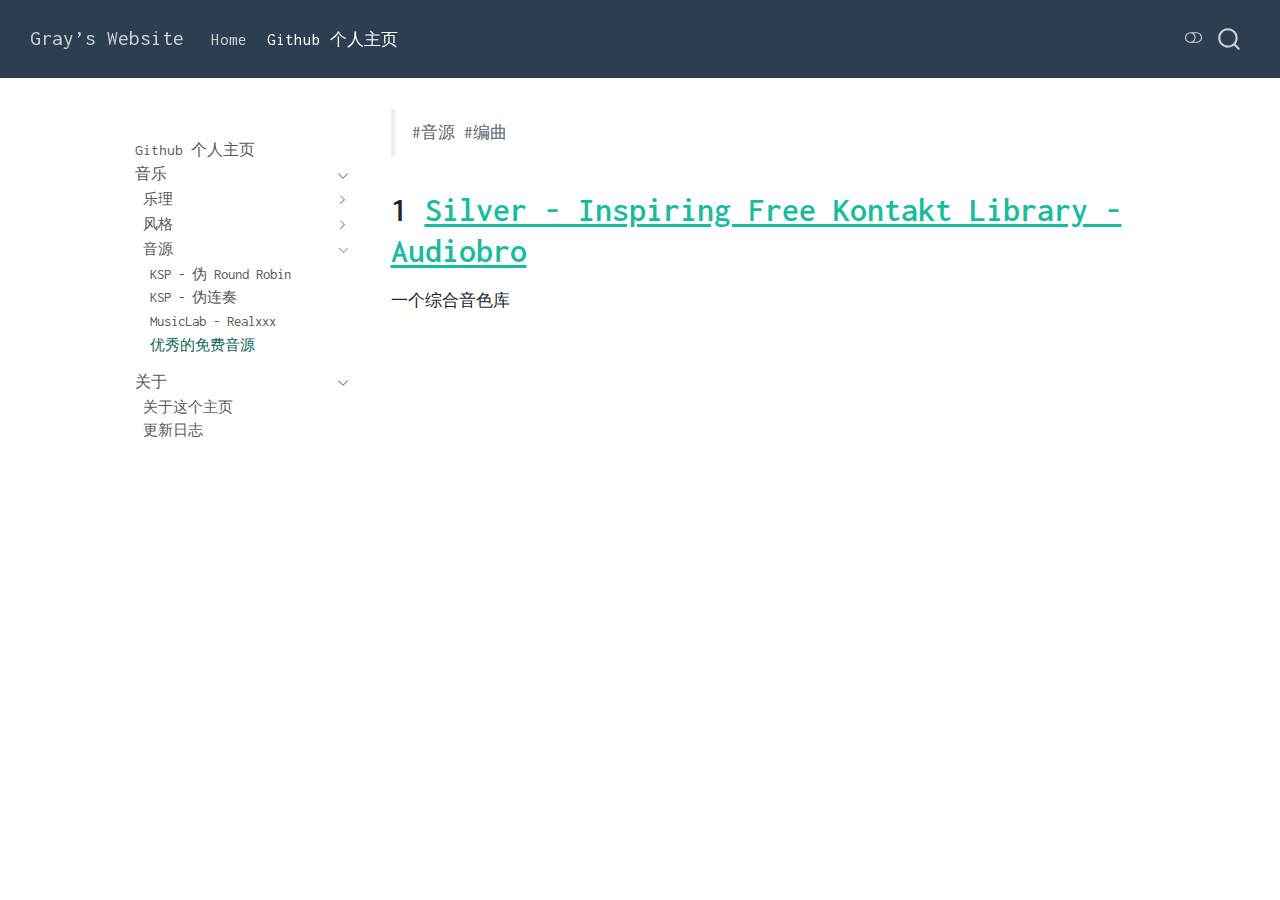
<file: docs/pages/720-音乐/716-音源/优秀的免费音源.html>
<!DOCTYPE html>
<html xmlns="http://www.w3.org/1999/xhtml" lang="en" xml:lang="en"><head>

<meta charset="utf-8">
<meta name="generator" content="quarto-1.5.57">

<meta name="viewport" content="width=device-width, initial-scale=1.0, user-scalable=yes">


<title>quarto-inputb251d1ffaf2925ad – Gray's Website</title>
<style>
code{white-space: pre-wrap;}
span.smallcaps{font-variant: small-caps;}
div.columns{display: flex; gap: min(4vw, 1.5em);}
div.column{flex: auto; overflow-x: auto;}
div.hanging-indent{margin-left: 1.5em; text-indent: -1.5em;}
ul.task-list{list-style: none;}
ul.task-list li input[type="checkbox"] {
  width: 0.8em;
  margin: 0 0.8em 0.2em -1em; /* quarto-specific, see https://github.com/quarto-dev/quarto-cli/issues/4556 */ 
  vertical-align: middle;
}
</style>


<script src="../../../site_libs/quarto-nav/quarto-nav.js"></script>
<script src="../../../site_libs/quarto-nav/headroom.min.js"></script>
<script src="../../../site_libs/clipboard/clipboard.min.js"></script>
<script src="../../../site_libs/quarto-search/autocomplete.umd.js"></script>
<script src="../../../site_libs/quarto-search/fuse.min.js"></script>
<script src="../../../site_libs/quarto-search/quarto-search.js"></script>
<meta name="quarto:offset" content="../../../">
<script src="../../../site_libs/quarto-html/quarto.js"></script>
<script src="../../../site_libs/quarto-html/popper.min.js"></script>
<script src="../../../site_libs/quarto-html/tippy.umd.min.js"></script>
<script src="../../../site_libs/quarto-html/anchor.min.js"></script>
<link href="../../../site_libs/quarto-html/tippy.css" rel="stylesheet">
<link href="../../../site_libs/quarto-html/quarto-syntax-highlighting.css" rel="stylesheet" class="quarto-color-scheme" id="quarto-text-highlighting-styles">
<link href="../../../site_libs/quarto-html/quarto-syntax-highlighting-dark.css" rel="prefetch" class="quarto-color-scheme quarto-color-alternate" id="quarto-text-highlighting-styles">
<script src="../../../site_libs/bootstrap/bootstrap.min.js"></script>
<link href="../../../site_libs/bootstrap/bootstrap-icons.css" rel="stylesheet">
<link href="../../../site_libs/bootstrap/bootstrap.min.css" rel="stylesheet" class="quarto-color-scheme" id="quarto-bootstrap" data-mode="light">
<link href="../../../site_libs/bootstrap/bootstrap-dark.min.css" rel="prefetch" class="quarto-color-scheme quarto-color-alternate" id="quarto-bootstrap" data-mode="dark">
<script id="quarto-search-options" type="application/json">{
  "location": "navbar",
  "copy-button": false,
  "collapse-after": 3,
  "panel-placement": "end",
  "type": "overlay",
  "limit": 50,
  "keyboard-shortcut": [
    "f",
    "/",
    "s"
  ],
  "show-item-context": false,
  "language": {
    "search-no-results-text": "No results",
    "search-matching-documents-text": "matching documents",
    "search-copy-link-title": "Copy link to search",
    "search-hide-matches-text": "Hide additional matches",
    "search-more-match-text": "more match in this document",
    "search-more-matches-text": "more matches in this document",
    "search-clear-button-title": "Clear",
    "search-text-placeholder": "",
    "search-detached-cancel-button-title": "Cancel",
    "search-submit-button-title": "Submit",
    "search-label": "Search"
  }
}</script>


<!-- <link rel="preconnect" href="https://fonts.googleapis.com">

<link rel="preconnect" href="https://fonts.gstatic.com" crossorigin>

<link href="https://fonts.googleapis.com/css2?family=Inconsolata&display=swap" rel="stylesheet"> -->



<!-- <link rel="preconnect" href="https://fonts.googleapis.com">

<link rel="preconnect" href="https://fonts.gstatic.com" crossorigin>

<link href="https://fonts.googleapis.com/css2?family=Big+Shoulders+Stencil:opsz,wght@10..72,100..900&display=swap"

    rel="stylesheet"> -->

</head>




<body class="nav-sidebar floating nav-fixed fullcontent">

<div id="quarto-search-results"></div>
  <header id="quarto-header" class="headroom fixed-top">
    <nav class="navbar navbar-expand-lg " data-bs-theme="dark">
      <div class="navbar-container container-fluid">
      <div class="navbar-brand-container mx-auto">
    <a class="navbar-brand" href="../../../index.html">
    <span class="navbar-title">Gray’s Website</span>
    </a>
  </div>
            <div id="quarto-search" class="" title="Search"></div>
          <button class="navbar-toggler" type="button" data-bs-toggle="collapse" data-bs-target="#navbarCollapse" aria-controls="navbarCollapse" role="menu" aria-expanded="false" aria-label="Toggle navigation" onclick="if (window.quartoToggleHeadroom) { window.quartoToggleHeadroom(); }">
  <span class="navbar-toggler-icon"></span>
</button>
          <div class="collapse navbar-collapse" id="navbarCollapse">
            <ul class="navbar-nav navbar-nav-scroll me-auto">
  <li class="nav-item">
    <a class="nav-link" href="../../../index.html"> 
<span class="menu-text">Home</span></a>
  </li>  
  <li class="nav-item">
    <a class="nav-link active" href="../../../pages/000-info.html" aria-current="page"> 
<span class="menu-text">Github 个人主页</span></a>
  </li>  
</ul>
          </div> <!-- /navcollapse -->
            <div class="quarto-navbar-tools">
  <a href="" class="quarto-color-scheme-toggle quarto-navigation-tool  px-1" onclick="window.quartoToggleColorScheme(); return false;" title="Toggle dark mode"><i class="bi"></i></a>
</div>
      </div> <!-- /container-fluid -->
    </nav>
  <nav class="quarto-secondary-nav">
    <div class="container-fluid d-flex">
      <button type="button" class="quarto-btn-toggle btn" data-bs-toggle="collapse" role="button" data-bs-target=".quarto-sidebar-collapse-item" aria-controls="quarto-sidebar" aria-expanded="false" aria-label="Toggle sidebar navigation" onclick="if (window.quartoToggleHeadroom) { window.quartoToggleHeadroom(); }">
        <i class="bi bi-layout-text-sidebar-reverse"></i>
      </button>
        <nav class="quarto-page-breadcrumbs" aria-label="breadcrumb"><ol class="breadcrumb"><li class="breadcrumb-item">音乐</li><li class="breadcrumb-item"><a href="../../../pages/720-音乐/716-音源/KSP - 伪 Round Robin.html">音源</a></li><li class="breadcrumb-item"><a href="../../../pages/720-音乐/716-音源/优秀的免费音源.html">优秀的免费音源</a></li></ol></nav>
        <a class="flex-grow-1" role="navigation" data-bs-toggle="collapse" data-bs-target=".quarto-sidebar-collapse-item" aria-controls="quarto-sidebar" aria-expanded="false" aria-label="Toggle sidebar navigation" onclick="if (window.quartoToggleHeadroom) { window.quartoToggleHeadroom(); }">      
        </a>
      <button type="button" class="btn quarto-search-button" aria-label="Search" onclick="window.quartoOpenSearch();">
        <i class="bi bi-search"></i>
      </button>
    </div>
  </nav>
</header>
<!-- content -->
<div id="quarto-content" class="quarto-container page-columns page-rows-contents page-layout-article page-navbar">
<!-- sidebar -->
  <nav id="quarto-sidebar" class="sidebar collapse collapse-horizontal quarto-sidebar-collapse-item sidebar-navigation floating overflow-auto">
        <div class="mt-2 flex-shrink-0 align-items-center">
        <div class="sidebar-search">
        <div id="quarto-search" class="" title="Search"></div>
        </div>
        </div>
    <div class="sidebar-menu-container"> 
    <ul class="list-unstyled mt-1">
        <li class="sidebar-item">
  <div class="sidebar-item-container"> 
  <a href="../../../pages/000-info.html" class="sidebar-item-text sidebar-link">
 <span class="menu-text">Github 个人主页</span></a>
  </div>
</li>
        <li class="sidebar-item sidebar-item-section">
      <div class="sidebar-item-container"> 
            <a class="sidebar-item-text sidebar-link text-start" data-bs-toggle="collapse" data-bs-target="#quarto-sidebar-section-1" role="navigation" aria-expanded="true">
 <span class="menu-text">音乐</span></a>
          <a class="sidebar-item-toggle text-start" data-bs-toggle="collapse" data-bs-target="#quarto-sidebar-section-1" role="navigation" aria-expanded="true" aria-label="Toggle section">
            <i class="bi bi-chevron-right ms-2"></i>
          </a> 
      </div>
      <ul id="quarto-sidebar-section-1" class="collapse list-unstyled sidebar-section depth1 show">  
          <li class="sidebar-item sidebar-item-section">
      <div class="sidebar-item-container"> 
            <a class="sidebar-item-text sidebar-link text-start collapsed" data-bs-toggle="collapse" data-bs-target="#quarto-sidebar-section-2" role="navigation" aria-expanded="false">
 <span class="menu-text">乐理</span></a>
          <a class="sidebar-item-toggle text-start collapsed" data-bs-toggle="collapse" data-bs-target="#quarto-sidebar-section-2" role="navigation" aria-expanded="false" aria-label="Toggle section">
            <i class="bi bi-chevron-right ms-2"></i>
          </a> 
      </div>
      <ul id="quarto-sidebar-section-2" class="collapse list-unstyled sidebar-section depth2 ">  
          <li class="sidebar-item sidebar-item-section">
      <div class="sidebar-item-container"> 
            <a class="sidebar-item-text sidebar-link text-start collapsed" data-bs-toggle="collapse" data-bs-target="#quarto-sidebar-section-3" role="navigation" aria-expanded="false">
 <span class="menu-text">七和弦</span></a>
          <a class="sidebar-item-toggle text-start collapsed" data-bs-toggle="collapse" data-bs-target="#quarto-sidebar-section-3" role="navigation" aria-expanded="false" aria-label="Toggle section">
            <i class="bi bi-chevron-right ms-2"></i>
          </a> 
      </div>
      <ul id="quarto-sidebar-section-3" class="collapse list-unstyled sidebar-section depth3 ">  
          <li class="sidebar-item">
  <div class="sidebar-item-container"> 
  <a href="../../../pages/720-音乐/711-乐理/711.04-七和弦/减七和弦.html" class="sidebar-item-text sidebar-link">
 <span class="menu-text">减七和弦</span></a>
  </div>
</li>
      </ul>
  </li>
      </ul>
  </li>
          <li class="sidebar-item sidebar-item-section">
      <div class="sidebar-item-container"> 
            <a class="sidebar-item-text sidebar-link text-start collapsed" data-bs-toggle="collapse" data-bs-target="#quarto-sidebar-section-4" role="navigation" aria-expanded="false">
 <span class="menu-text">风格</span></a>
          <a class="sidebar-item-toggle text-start collapsed" data-bs-toggle="collapse" data-bs-target="#quarto-sidebar-section-4" role="navigation" aria-expanded="false" aria-label="Toggle section">
            <i class="bi bi-chevron-right ms-2"></i>
          </a> 
      </div>
      <ul id="quarto-sidebar-section-4" class="collapse list-unstyled sidebar-section depth2 ">  
          <li class="sidebar-item sidebar-item-section">
      <div class="sidebar-item-container"> 
            <a class="sidebar-item-text sidebar-link text-start collapsed" data-bs-toggle="collapse" data-bs-target="#quarto-sidebar-section-5" role="navigation" aria-expanded="false">
 <span class="menu-text">弗拉门戈</span></a>
          <a class="sidebar-item-toggle text-start collapsed" data-bs-toggle="collapse" data-bs-target="#quarto-sidebar-section-5" role="navigation" aria-expanded="false" aria-label="Toggle section">
            <i class="bi bi-chevron-right ms-2"></i>
          </a> 
      </div>
      <ul id="quarto-sidebar-section-5" class="collapse list-unstyled sidebar-section depth3 ">  
          <li class="sidebar-item">
  <div class="sidebar-item-container"> 
  <a href="../../../pages/720-音乐/712-风格/712.56-弗拉门戈/弗拉门戈曲风.html" class="sidebar-item-text sidebar-link">
 <span class="menu-text">弗拉门戈曲风</span></a>
  </div>
</li>
      </ul>
  </li>
          <li class="sidebar-item sidebar-item-section">
      <div class="sidebar-item-container"> 
            <a class="sidebar-item-text sidebar-link text-start collapsed" data-bs-toggle="collapse" data-bs-target="#quarto-sidebar-section-6" role="navigation" aria-expanded="false">
 <span class="menu-text">好莱坞配乐</span></a>
          <a class="sidebar-item-toggle text-start collapsed" data-bs-toggle="collapse" data-bs-target="#quarto-sidebar-section-6" role="navigation" aria-expanded="false" aria-label="Toggle section">
            <i class="bi bi-chevron-right ms-2"></i>
          </a> 
      </div>
      <ul id="quarto-sidebar-section-6" class="collapse list-unstyled sidebar-section depth3 ">  
          <li class="sidebar-item">
  <div class="sidebar-item-container"> 
  <a href="../../../pages/720-音乐/712-风格/712.57-好莱坞配乐/好莱坞和弦标记与常用进行.html" class="sidebar-item-text sidebar-link">
 <span class="menu-text">好莱坞和弦标记与常用进行</span></a>
  </div>
</li>
      </ul>
  </li>
      </ul>
  </li>
          <li class="sidebar-item sidebar-item-section">
      <div class="sidebar-item-container"> 
            <a class="sidebar-item-text sidebar-link text-start" data-bs-toggle="collapse" data-bs-target="#quarto-sidebar-section-7" role="navigation" aria-expanded="true">
 <span class="menu-text">音源</span></a>
          <a class="sidebar-item-toggle text-start" data-bs-toggle="collapse" data-bs-target="#quarto-sidebar-section-7" role="navigation" aria-expanded="true" aria-label="Toggle section">
            <i class="bi bi-chevron-right ms-2"></i>
          </a> 
      </div>
      <ul id="quarto-sidebar-section-7" class="collapse list-unstyled sidebar-section depth2 show">  
          <li class="sidebar-item">
  <div class="sidebar-item-container"> 
  <a href="../../../pages/720-音乐/716-音源/KSP - 伪 Round Robin.html" class="sidebar-item-text sidebar-link">
 <span class="menu-text">KSP - 伪 Round Robin</span></a>
  </div>
</li>
          <li class="sidebar-item">
  <div class="sidebar-item-container"> 
  <a href="../../../pages/720-音乐/716-音源/KSP - 伪连奏.html" class="sidebar-item-text sidebar-link">
 <span class="menu-text">KSP - 伪连奏</span></a>
  </div>
</li>
          <li class="sidebar-item">
  <div class="sidebar-item-container"> 
  <a href="../../../pages/720-音乐/716-音源/MusicLab - Realxxx.html" class="sidebar-item-text sidebar-link">
 <span class="menu-text">MusicLab - Realxxx</span></a>
  </div>
</li>
          <li class="sidebar-item">
  <div class="sidebar-item-container"> 
  <a href="../../../pages/720-音乐/716-音源/优秀的免费音源.html" class="sidebar-item-text sidebar-link active">
 <span class="menu-text">优秀的免费音源</span></a>
  </div>
</li>
      </ul>
  </li>
      </ul>
  </li>
        <li class="sidebar-item sidebar-item-section">
      <div class="sidebar-item-container"> 
            <a class="sidebar-item-text sidebar-link text-start" data-bs-toggle="collapse" data-bs-target="#quarto-sidebar-section-8" role="navigation" aria-expanded="true">
 <span class="menu-text">关于</span></a>
          <a class="sidebar-item-toggle text-start" data-bs-toggle="collapse" data-bs-target="#quarto-sidebar-section-8" role="navigation" aria-expanded="true" aria-label="Toggle section">
            <i class="bi bi-chevron-right ms-2"></i>
          </a> 
      </div>
      <ul id="quarto-sidebar-section-8" class="collapse list-unstyled sidebar-section depth1 show">  
          <li class="sidebar-item">
  <div class="sidebar-item-container"> 
  <a href="../../../pages/关于/about.html" class="sidebar-item-text sidebar-link">
 <span class="menu-text">关于这个主页</span></a>
  </div>
</li>
          <li class="sidebar-item">
  <div class="sidebar-item-container"> 
  <a href="../../../pages/关于/Log.html" class="sidebar-item-text sidebar-link">
 <span class="menu-text">更新日志</span></a>
  </div>
</li>
      </ul>
  </li>
    </ul>
    </div>
</nav>
<div id="quarto-sidebar-glass" class="quarto-sidebar-collapse-item" data-bs-toggle="collapse" data-bs-target=".quarto-sidebar-collapse-item"></div>
<!-- margin-sidebar -->
    
<!-- main -->
<main class="content" id="quarto-document-content">




<blockquote class="blockquote">
<p>#音源 #编曲</p>
</blockquote>
<section id="silver---inspiring-free-kontakt-library---audiobro" class="level1">
<h1>1 <a href="https://audiobro.com/silver/">Silver - Inspiring Free Kontakt Library - Audiobro</a></h1>
<p>一个综合音色库</p>


</section>

</main> <!-- /main -->
<script id="quarto-html-after-body" type="application/javascript">
window.document.addEventListener("DOMContentLoaded", function (event) {
  const toggleBodyColorMode = (bsSheetEl) => {
    const mode = bsSheetEl.getAttribute("data-mode");
    const bodyEl = window.document.querySelector("body");
    if (mode === "dark") {
      bodyEl.classList.add("quarto-dark");
      bodyEl.classList.remove("quarto-light");
    } else {
      bodyEl.classList.add("quarto-light");
      bodyEl.classList.remove("quarto-dark");
    }
  }
  const toggleBodyColorPrimary = () => {
    const bsSheetEl = window.document.querySelector("link#quarto-bootstrap");
    if (bsSheetEl) {
      toggleBodyColorMode(bsSheetEl);
    }
  }
  toggleBodyColorPrimary();  
  const disableStylesheet = (stylesheets) => {
    for (let i=0; i < stylesheets.length; i++) {
      const stylesheet = stylesheets[i];
      stylesheet.rel = 'prefetch';
    }
  }
  const enableStylesheet = (stylesheets) => {
    for (let i=0; i < stylesheets.length; i++) {
      const stylesheet = stylesheets[i];
      stylesheet.rel = 'stylesheet';
    }
  }
  const manageTransitions = (selector, allowTransitions) => {
    const els = window.document.querySelectorAll(selector);
    for (let i=0; i < els.length; i++) {
      const el = els[i];
      if (allowTransitions) {
        el.classList.remove('notransition');
      } else {
        el.classList.add('notransition');
      }
    }
  }
  const toggleGiscusIfUsed = (isAlternate, darkModeDefault) => {
    const baseTheme = document.querySelector('#giscus-base-theme')?.value ?? 'light';
    const alternateTheme = document.querySelector('#giscus-alt-theme')?.value ?? 'dark';
    let newTheme = '';
    if(darkModeDefault) {
      newTheme = isAlternate ? baseTheme : alternateTheme;
    } else {
      newTheme = isAlternate ? alternateTheme : baseTheme;
    }
    const changeGiscusTheme = () => {
      // From: https://github.com/giscus/giscus/issues/336
      const sendMessage = (message) => {
        const iframe = document.querySelector('iframe.giscus-frame');
        if (!iframe) return;
        iframe.contentWindow.postMessage({ giscus: message }, 'https://giscus.app');
      }
      sendMessage({
        setConfig: {
          theme: newTheme
        }
      });
    }
    const isGiscussLoaded = window.document.querySelector('iframe.giscus-frame') !== null;
    if (isGiscussLoaded) {
      changeGiscusTheme();
    }
  }
  const toggleColorMode = (alternate) => {
    // Switch the stylesheets
    const alternateStylesheets = window.document.querySelectorAll('link.quarto-color-scheme.quarto-color-alternate');
    manageTransitions('#quarto-margin-sidebar .nav-link', false);
    if (alternate) {
      enableStylesheet(alternateStylesheets);
      for (const sheetNode of alternateStylesheets) {
        if (sheetNode.id === "quarto-bootstrap") {
          toggleBodyColorMode(sheetNode);
        }
      }
    } else {
      disableStylesheet(alternateStylesheets);
      toggleBodyColorPrimary();
    }
    manageTransitions('#quarto-margin-sidebar .nav-link', true);
    // Switch the toggles
    const toggles = window.document.querySelectorAll('.quarto-color-scheme-toggle');
    for (let i=0; i < toggles.length; i++) {
      const toggle = toggles[i];
      if (toggle) {
        if (alternate) {
          toggle.classList.add("alternate");     
        } else {
          toggle.classList.remove("alternate");
        }
      }
    }
    // Hack to workaround the fact that safari doesn't
    // properly recolor the scrollbar when toggling (#1455)
    if (navigator.userAgent.indexOf('Safari') > 0 && navigator.userAgent.indexOf('Chrome') == -1) {
      manageTransitions("body", false);
      window.scrollTo(0, 1);
      setTimeout(() => {
        window.scrollTo(0, 0);
        manageTransitions("body", true);
      }, 40);  
    }
  }
  const isFileUrl = () => { 
    return window.location.protocol === 'file:';
  }
  const hasAlternateSentinel = () => {  
    let styleSentinel = getColorSchemeSentinel();
    if (styleSentinel !== null) {
      return styleSentinel === "alternate";
    } else {
      return false;
    }
  }
  const setStyleSentinel = (alternate) => {
    const value = alternate ? "alternate" : "default";
    if (!isFileUrl()) {
      window.localStorage.setItem("quarto-color-scheme", value);
    } else {
      localAlternateSentinel = value;
    }
  }
  const getColorSchemeSentinel = () => {
    if (!isFileUrl()) {
      const storageValue = window.localStorage.getItem("quarto-color-scheme");
      return storageValue != null ? storageValue : localAlternateSentinel;
    } else {
      return localAlternateSentinel;
    }
  }
  const darkModeDefault = false;
  let localAlternateSentinel = darkModeDefault ? 'alternate' : 'default';
  // Dark / light mode switch
  window.quartoToggleColorScheme = () => {
    // Read the current dark / light value 
    let toAlternate = !hasAlternateSentinel();
    toggleColorMode(toAlternate);
    setStyleSentinel(toAlternate);
    toggleGiscusIfUsed(toAlternate, darkModeDefault);
  };
  // Ensure there is a toggle, if there isn't float one in the top right
  if (window.document.querySelector('.quarto-color-scheme-toggle') === null) {
    const a = window.document.createElement('a');
    a.classList.add('top-right');
    a.classList.add('quarto-color-scheme-toggle');
    a.href = "";
    a.onclick = function() { try { window.quartoToggleColorScheme(); } catch {} return false; };
    const i = window.document.createElement("i");
    i.classList.add('bi');
    a.appendChild(i);
    window.document.body.appendChild(a);
  }
  // Switch to dark mode if need be
  if (hasAlternateSentinel()) {
    toggleColorMode(true);
  } else {
    toggleColorMode(false);
  }
  const icon = "";
  const anchorJS = new window.AnchorJS();
  anchorJS.options = {
    placement: 'right',
    icon: icon
  };
  anchorJS.add('.anchored');
  const isCodeAnnotation = (el) => {
    for (const clz of el.classList) {
      if (clz.startsWith('code-annotation-')) {                     
        return true;
      }
    }
    return false;
  }
  const onCopySuccess = function(e) {
    // button target
    const button = e.trigger;
    // don't keep focus
    button.blur();
    // flash "checked"
    button.classList.add('code-copy-button-checked');
    var currentTitle = button.getAttribute("title");
    button.setAttribute("title", "Copied!");
    let tooltip;
    if (window.bootstrap) {
      button.setAttribute("data-bs-toggle", "tooltip");
      button.setAttribute("data-bs-placement", "left");
      button.setAttribute("data-bs-title", "Copied!");
      tooltip = new bootstrap.Tooltip(button, 
        { trigger: "manual", 
          customClass: "code-copy-button-tooltip",
          offset: [0, -8]});
      tooltip.show();    
    }
    setTimeout(function() {
      if (tooltip) {
        tooltip.hide();
        button.removeAttribute("data-bs-title");
        button.removeAttribute("data-bs-toggle");
        button.removeAttribute("data-bs-placement");
      }
      button.setAttribute("title", currentTitle);
      button.classList.remove('code-copy-button-checked');
    }, 1000);
    // clear code selection
    e.clearSelection();
  }
  const getTextToCopy = function(trigger) {
      const codeEl = trigger.previousElementSibling.cloneNode(true);
      for (const childEl of codeEl.children) {
        if (isCodeAnnotation(childEl)) {
          childEl.remove();
        }
      }
      return codeEl.innerText;
  }
  const clipboard = new window.ClipboardJS('.code-copy-button:not([data-in-quarto-modal])', {
    text: getTextToCopy
  });
  clipboard.on('success', onCopySuccess);
  if (window.document.getElementById('quarto-embedded-source-code-modal')) {
    // For code content inside modals, clipBoardJS needs to be initialized with a container option
    // TODO: Check when it could be a function (https://github.com/zenorocha/clipboard.js/issues/860)
    const clipboardModal = new window.ClipboardJS('.code-copy-button[data-in-quarto-modal]', {
      text: getTextToCopy,
      container: window.document.getElementById('quarto-embedded-source-code-modal')
    });
    clipboardModal.on('success', onCopySuccess);
  }
    var localhostRegex = new RegExp(/^(?:http|https):\/\/localhost\:?[0-9]*\//);
    var mailtoRegex = new RegExp(/^mailto:/);
      var filterRegex = new RegExp('/' + window.location.host + '/');
    var isInternal = (href) => {
        return filterRegex.test(href) || localhostRegex.test(href) || mailtoRegex.test(href);
    }
    // Inspect non-navigation links and adorn them if external
 	var links = window.document.querySelectorAll('a[href]:not(.nav-link):not(.navbar-brand):not(.toc-action):not(.sidebar-link):not(.sidebar-item-toggle):not(.pagination-link):not(.no-external):not([aria-hidden]):not(.dropdown-item):not(.quarto-navigation-tool):not(.about-link)');
    for (var i=0; i<links.length; i++) {
      const link = links[i];
      if (!isInternal(link.href)) {
        // undo the damage that might have been done by quarto-nav.js in the case of
        // links that we want to consider external
        if (link.dataset.originalHref !== undefined) {
          link.href = link.dataset.originalHref;
        }
      }
    }
  function tippyHover(el, contentFn, onTriggerFn, onUntriggerFn) {
    const config = {
      allowHTML: true,
      maxWidth: 500,
      delay: 100,
      arrow: false,
      appendTo: function(el) {
          return el.parentElement;
      },
      interactive: true,
      interactiveBorder: 10,
      theme: 'quarto',
      placement: 'bottom-start',
    };
    if (contentFn) {
      config.content = contentFn;
    }
    if (onTriggerFn) {
      config.onTrigger = onTriggerFn;
    }
    if (onUntriggerFn) {
      config.onUntrigger = onUntriggerFn;
    }
    window.tippy(el, config); 
  }
  const noterefs = window.document.querySelectorAll('a[role="doc-noteref"]');
  for (var i=0; i<noterefs.length; i++) {
    const ref = noterefs[i];
    tippyHover(ref, function() {
      // use id or data attribute instead here
      let href = ref.getAttribute('data-footnote-href') || ref.getAttribute('href');
      try { href = new URL(href).hash; } catch {}
      const id = href.replace(/^#\/?/, "");
      const note = window.document.getElementById(id);
      if (note) {
        return note.innerHTML;
      } else {
        return "";
      }
    });
  }
  const xrefs = window.document.querySelectorAll('a.quarto-xref');
  const processXRef = (id, note) => {
    // Strip column container classes
    const stripColumnClz = (el) => {
      el.classList.remove("page-full", "page-columns");
      if (el.children) {
        for (const child of el.children) {
          stripColumnClz(child);
        }
      }
    }
    stripColumnClz(note)
    if (id === null || id.startsWith('sec-')) {
      // Special case sections, only their first couple elements
      const container = document.createElement("div");
      if (note.children && note.children.length > 2) {
        container.appendChild(note.children[0].cloneNode(true));
        for (let i = 1; i < note.children.length; i++) {
          const child = note.children[i];
          if (child.tagName === "P" && child.innerText === "") {
            continue;
          } else {
            container.appendChild(child.cloneNode(true));
            break;
          }
        }
        if (window.Quarto?.typesetMath) {
          window.Quarto.typesetMath(container);
        }
        return container.innerHTML
      } else {
        if (window.Quarto?.typesetMath) {
          window.Quarto.typesetMath(note);
        }
        return note.innerHTML;
      }
    } else {
      // Remove any anchor links if they are present
      const anchorLink = note.querySelector('a.anchorjs-link');
      if (anchorLink) {
        anchorLink.remove();
      }
      if (window.Quarto?.typesetMath) {
        window.Quarto.typesetMath(note);
      }
      // TODO in 1.5, we should make sure this works without a callout special case
      if (note.classList.contains("callout")) {
        return note.outerHTML;
      } else {
        return note.innerHTML;
      }
    }
  }
  for (var i=0; i<xrefs.length; i++) {
    const xref = xrefs[i];
    tippyHover(xref, undefined, function(instance) {
      instance.disable();
      let url = xref.getAttribute('href');
      let hash = undefined; 
      if (url.startsWith('#')) {
        hash = url;
      } else {
        try { hash = new URL(url).hash; } catch {}
      }
      if (hash) {
        const id = hash.replace(/^#\/?/, "");
        const note = window.document.getElementById(id);
        if (note !== null) {
          try {
            const html = processXRef(id, note.cloneNode(true));
            instance.setContent(html);
          } finally {
            instance.enable();
            instance.show();
          }
        } else {
          // See if we can fetch this
          fetch(url.split('#')[0])
          .then(res => res.text())
          .then(html => {
            const parser = new DOMParser();
            const htmlDoc = parser.parseFromString(html, "text/html");
            const note = htmlDoc.getElementById(id);
            if (note !== null) {
              const html = processXRef(id, note);
              instance.setContent(html);
            } 
          }).finally(() => {
            instance.enable();
            instance.show();
          });
        }
      } else {
        // See if we can fetch a full url (with no hash to target)
        // This is a special case and we should probably do some content thinning / targeting
        fetch(url)
        .then(res => res.text())
        .then(html => {
          const parser = new DOMParser();
          const htmlDoc = parser.parseFromString(html, "text/html");
          const note = htmlDoc.querySelector('main.content');
          if (note !== null) {
            // This should only happen for chapter cross references
            // (since there is no id in the URL)
            // remove the first header
            if (note.children.length > 0 && note.children[0].tagName === "HEADER") {
              note.children[0].remove();
            }
            const html = processXRef(null, note);
            instance.setContent(html);
          } 
        }).finally(() => {
          instance.enable();
          instance.show();
        });
      }
    }, function(instance) {
    });
  }
      let selectedAnnoteEl;
      const selectorForAnnotation = ( cell, annotation) => {
        let cellAttr = 'data-code-cell="' + cell + '"';
        let lineAttr = 'data-code-annotation="' +  annotation + '"';
        const selector = 'span[' + cellAttr + '][' + lineAttr + ']';
        return selector;
      }
      const selectCodeLines = (annoteEl) => {
        const doc = window.document;
        const targetCell = annoteEl.getAttribute("data-target-cell");
        const targetAnnotation = annoteEl.getAttribute("data-target-annotation");
        const annoteSpan = window.document.querySelector(selectorForAnnotation(targetCell, targetAnnotation));
        const lines = annoteSpan.getAttribute("data-code-lines").split(",");
        const lineIds = lines.map((line) => {
          return targetCell + "-" + line;
        })
        let top = null;
        let height = null;
        let parent = null;
        if (lineIds.length > 0) {
            //compute the position of the single el (top and bottom and make a div)
            const el = window.document.getElementById(lineIds[0]);
            top = el.offsetTop;
            height = el.offsetHeight;
            parent = el.parentElement.parentElement;
          if (lineIds.length > 1) {
            const lastEl = window.document.getElementById(lineIds[lineIds.length - 1]);
            const bottom = lastEl.offsetTop + lastEl.offsetHeight;
            height = bottom - top;
          }
          if (top !== null && height !== null && parent !== null) {
            // cook up a div (if necessary) and position it 
            let div = window.document.getElementById("code-annotation-line-highlight");
            if (div === null) {
              div = window.document.createElement("div");
              div.setAttribute("id", "code-annotation-line-highlight");
              div.style.position = 'absolute';
              parent.appendChild(div);
            }
            div.style.top = top - 2 + "px";
            div.style.height = height + 4 + "px";
            div.style.left = 0;
            let gutterDiv = window.document.getElementById("code-annotation-line-highlight-gutter");
            if (gutterDiv === null) {
              gutterDiv = window.document.createElement("div");
              gutterDiv.setAttribute("id", "code-annotation-line-highlight-gutter");
              gutterDiv.style.position = 'absolute';
              const codeCell = window.document.getElementById(targetCell);
              const gutter = codeCell.querySelector('.code-annotation-gutter');
              gutter.appendChild(gutterDiv);
            }
            gutterDiv.style.top = top - 2 + "px";
            gutterDiv.style.height = height + 4 + "px";
          }
          selectedAnnoteEl = annoteEl;
        }
      };
      const unselectCodeLines = () => {
        const elementsIds = ["code-annotation-line-highlight", "code-annotation-line-highlight-gutter"];
        elementsIds.forEach((elId) => {
          const div = window.document.getElementById(elId);
          if (div) {
            div.remove();
          }
        });
        selectedAnnoteEl = undefined;
      };
        // Handle positioning of the toggle
    window.addEventListener(
      "resize",
      throttle(() => {
        elRect = undefined;
        if (selectedAnnoteEl) {
          selectCodeLines(selectedAnnoteEl);
        }
      }, 10)
    );
    function throttle(fn, ms) {
    let throttle = false;
    let timer;
      return (...args) => {
        if(!throttle) { // first call gets through
            fn.apply(this, args);
            throttle = true;
        } else { // all the others get throttled
            if(timer) clearTimeout(timer); // cancel #2
            timer = setTimeout(() => {
              fn.apply(this, args);
              timer = throttle = false;
            }, ms);
        }
      };
    }
      // Attach click handler to the DT
      const annoteDls = window.document.querySelectorAll('dt[data-target-cell]');
      for (const annoteDlNode of annoteDls) {
        annoteDlNode.addEventListener('click', (event) => {
          const clickedEl = event.target;
          if (clickedEl !== selectedAnnoteEl) {
            unselectCodeLines();
            const activeEl = window.document.querySelector('dt[data-target-cell].code-annotation-active');
            if (activeEl) {
              activeEl.classList.remove('code-annotation-active');
            }
            selectCodeLines(clickedEl);
            clickedEl.classList.add('code-annotation-active');
          } else {
            // Unselect the line
            unselectCodeLines();
            clickedEl.classList.remove('code-annotation-active');
          }
        });
      }
  const findCites = (el) => {
    const parentEl = el.parentElement;
    if (parentEl) {
      const cites = parentEl.dataset.cites;
      if (cites) {
        return {
          el,
          cites: cites.split(' ')
        };
      } else {
        return findCites(el.parentElement)
      }
    } else {
      return undefined;
    }
  };
  var bibliorefs = window.document.querySelectorAll('a[role="doc-biblioref"]');
  for (var i=0; i<bibliorefs.length; i++) {
    const ref = bibliorefs[i];
    const citeInfo = findCites(ref);
    if (citeInfo) {
      tippyHover(citeInfo.el, function() {
        var popup = window.document.createElement('div');
        citeInfo.cites.forEach(function(cite) {
          var citeDiv = window.document.createElement('div');
          citeDiv.classList.add('hanging-indent');
          citeDiv.classList.add('csl-entry');
          var biblioDiv = window.document.getElementById('ref-' + cite);
          if (biblioDiv) {
            citeDiv.innerHTML = biblioDiv.innerHTML;
          }
          popup.appendChild(citeDiv);
        });
        return popup.innerHTML;
      });
    }
  }
});
</script>
</div> <!-- /content -->




</body></html>
</file>
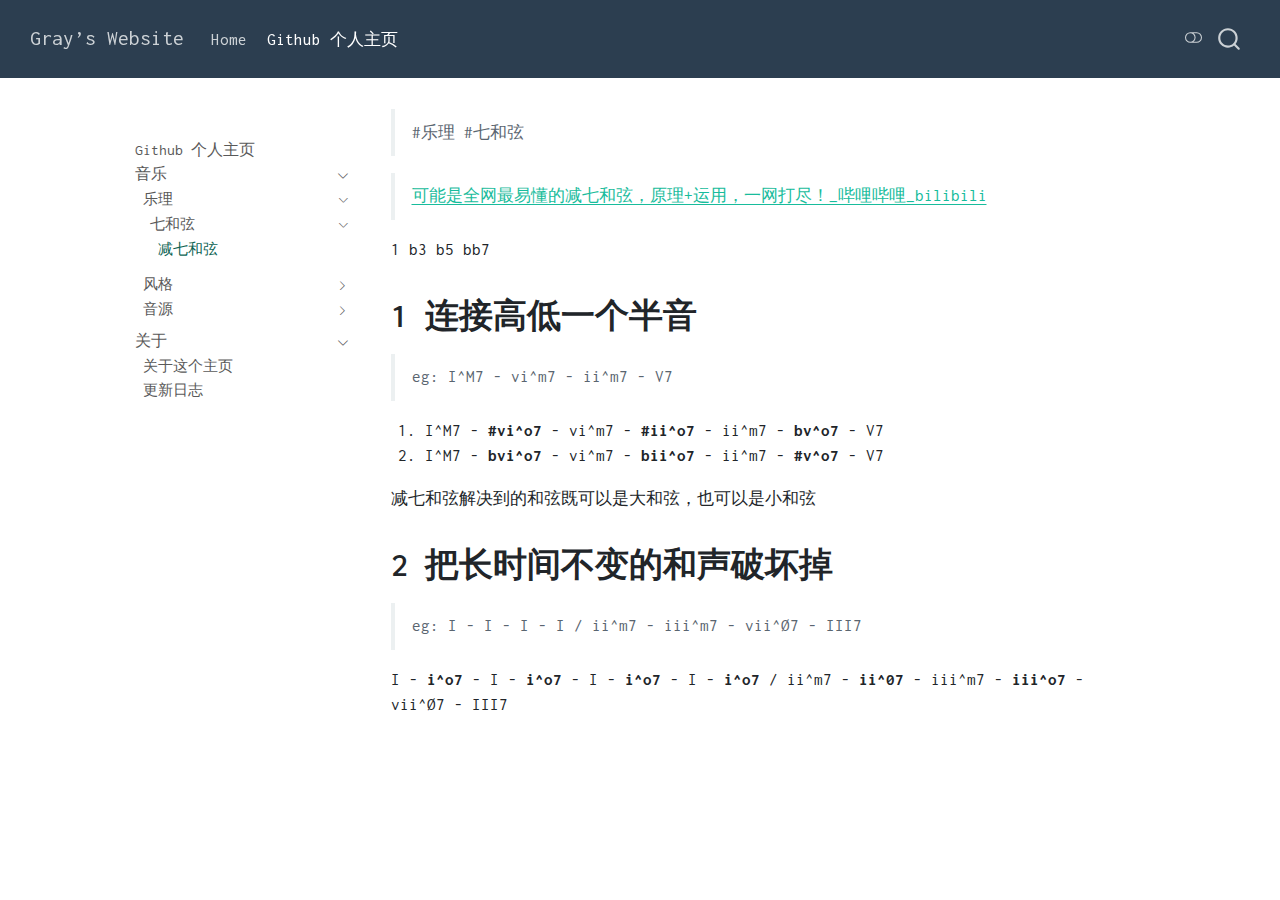
<file: docs/pages/720-音乐/711-乐理/711.04-七和弦/减七和弦.html>
<!DOCTYPE html>
<html xmlns="http://www.w3.org/1999/xhtml" lang="en" xml:lang="en"><head>

<meta charset="utf-8">
<meta name="generator" content="quarto-1.5.57">

<meta name="viewport" content="width=device-width, initial-scale=1.0, user-scalable=yes">


<title>quarto-inputc51e431c756dc9cb – Gray's Website</title>
<style>
code{white-space: pre-wrap;}
span.smallcaps{font-variant: small-caps;}
div.columns{display: flex; gap: min(4vw, 1.5em);}
div.column{flex: auto; overflow-x: auto;}
div.hanging-indent{margin-left: 1.5em; text-indent: -1.5em;}
ul.task-list{list-style: none;}
ul.task-list li input[type="checkbox"] {
  width: 0.8em;
  margin: 0 0.8em 0.2em -1em; /* quarto-specific, see https://github.com/quarto-dev/quarto-cli/issues/4556 */ 
  vertical-align: middle;
}
</style>


<script src="../../../../site_libs/quarto-nav/quarto-nav.js"></script>
<script src="../../../../site_libs/quarto-nav/headroom.min.js"></script>
<script src="../../../../site_libs/clipboard/clipboard.min.js"></script>
<script src="../../../../site_libs/quarto-search/autocomplete.umd.js"></script>
<script src="../../../../site_libs/quarto-search/fuse.min.js"></script>
<script src="../../../../site_libs/quarto-search/quarto-search.js"></script>
<meta name="quarto:offset" content="../../../../">
<script src="../../../../site_libs/quarto-html/quarto.js"></script>
<script src="../../../../site_libs/quarto-html/popper.min.js"></script>
<script src="../../../../site_libs/quarto-html/tippy.umd.min.js"></script>
<script src="../../../../site_libs/quarto-html/anchor.min.js"></script>
<link href="../../../../site_libs/quarto-html/tippy.css" rel="stylesheet">
<link href="../../../../site_libs/quarto-html/quarto-syntax-highlighting.css" rel="stylesheet" class="quarto-color-scheme" id="quarto-text-highlighting-styles">
<link href="../../../../site_libs/quarto-html/quarto-syntax-highlighting-dark.css" rel="prefetch" class="quarto-color-scheme quarto-color-alternate" id="quarto-text-highlighting-styles">
<script src="../../../../site_libs/bootstrap/bootstrap.min.js"></script>
<link href="../../../../site_libs/bootstrap/bootstrap-icons.css" rel="stylesheet">
<link href="../../../../site_libs/bootstrap/bootstrap.min.css" rel="stylesheet" class="quarto-color-scheme" id="quarto-bootstrap" data-mode="light">
<link href="../../../../site_libs/bootstrap/bootstrap-dark.min.css" rel="prefetch" class="quarto-color-scheme quarto-color-alternate" id="quarto-bootstrap" data-mode="dark">
<script id="quarto-search-options" type="application/json">{
  "location": "navbar",
  "copy-button": false,
  "collapse-after": 3,
  "panel-placement": "end",
  "type": "overlay",
  "limit": 50,
  "keyboard-shortcut": [
    "f",
    "/",
    "s"
  ],
  "show-item-context": false,
  "language": {
    "search-no-results-text": "No results",
    "search-matching-documents-text": "matching documents",
    "search-copy-link-title": "Copy link to search",
    "search-hide-matches-text": "Hide additional matches",
    "search-more-match-text": "more match in this document",
    "search-more-matches-text": "more matches in this document",
    "search-clear-button-title": "Clear",
    "search-text-placeholder": "",
    "search-detached-cancel-button-title": "Cancel",
    "search-submit-button-title": "Submit",
    "search-label": "Search"
  }
}</script>


<!-- <link rel="preconnect" href="https://fonts.googleapis.com">

<link rel="preconnect" href="https://fonts.gstatic.com" crossorigin>

<link href="https://fonts.googleapis.com/css2?family=Inconsolata&display=swap" rel="stylesheet"> -->



<!-- <link rel="preconnect" href="https://fonts.googleapis.com">

<link rel="preconnect" href="https://fonts.gstatic.com" crossorigin>

<link href="https://fonts.googleapis.com/css2?family=Big+Shoulders+Stencil:opsz,wght@10..72,100..900&display=swap"

    rel="stylesheet"> -->

</head>




<body class="nav-sidebar floating nav-fixed fullcontent">

<div id="quarto-search-results"></div>
  <header id="quarto-header" class="headroom fixed-top">
    <nav class="navbar navbar-expand-lg " data-bs-theme="dark">
      <div class="navbar-container container-fluid">
      <div class="navbar-brand-container mx-auto">
    <a class="navbar-brand" href="../../../../index.html">
    <span class="navbar-title">Gray’s Website</span>
    </a>
  </div>
            <div id="quarto-search" class="" title="Search"></div>
          <button class="navbar-toggler" type="button" data-bs-toggle="collapse" data-bs-target="#navbarCollapse" aria-controls="navbarCollapse" role="menu" aria-expanded="false" aria-label="Toggle navigation" onclick="if (window.quartoToggleHeadroom) { window.quartoToggleHeadroom(); }">
  <span class="navbar-toggler-icon"></span>
</button>
          <div class="collapse navbar-collapse" id="navbarCollapse">
            <ul class="navbar-nav navbar-nav-scroll me-auto">
  <li class="nav-item">
    <a class="nav-link" href="../../../../index.html"> 
<span class="menu-text">Home</span></a>
  </li>  
  <li class="nav-item">
    <a class="nav-link active" href="../../../../pages/000-info.html" aria-current="page"> 
<span class="menu-text">Github 个人主页</span></a>
  </li>  
</ul>
          </div> <!-- /navcollapse -->
            <div class="quarto-navbar-tools">
  <a href="" class="quarto-color-scheme-toggle quarto-navigation-tool  px-1" onclick="window.quartoToggleColorScheme(); return false;" title="Toggle dark mode"><i class="bi"></i></a>
</div>
      </div> <!-- /container-fluid -->
    </nav>
  <nav class="quarto-secondary-nav">
    <div class="container-fluid d-flex">
      <button type="button" class="quarto-btn-toggle btn" data-bs-toggle="collapse" role="button" data-bs-target=".quarto-sidebar-collapse-item" aria-controls="quarto-sidebar" aria-expanded="false" aria-label="Toggle sidebar navigation" onclick="if (window.quartoToggleHeadroom) { window.quartoToggleHeadroom(); }">
        <i class="bi bi-layout-text-sidebar-reverse"></i>
      </button>
        <nav class="quarto-page-breadcrumbs" aria-label="breadcrumb"><ol class="breadcrumb"><li class="breadcrumb-item">音乐</li><li class="breadcrumb-item">乐理</li><li class="breadcrumb-item"><a href="../../../../pages/720-音乐/711-乐理/711.04-七和弦/减七和弦.html">七和弦</a></li><li class="breadcrumb-item"><a href="../../../../pages/720-音乐/711-乐理/711.04-七和弦/减七和弦.html">减七和弦</a></li></ol></nav>
        <a class="flex-grow-1" role="navigation" data-bs-toggle="collapse" data-bs-target=".quarto-sidebar-collapse-item" aria-controls="quarto-sidebar" aria-expanded="false" aria-label="Toggle sidebar navigation" onclick="if (window.quartoToggleHeadroom) { window.quartoToggleHeadroom(); }">      
        </a>
      <button type="button" class="btn quarto-search-button" aria-label="Search" onclick="window.quartoOpenSearch();">
        <i class="bi bi-search"></i>
      </button>
    </div>
  </nav>
</header>
<!-- content -->
<div id="quarto-content" class="quarto-container page-columns page-rows-contents page-layout-article page-navbar">
<!-- sidebar -->
  <nav id="quarto-sidebar" class="sidebar collapse collapse-horizontal quarto-sidebar-collapse-item sidebar-navigation floating overflow-auto">
        <div class="mt-2 flex-shrink-0 align-items-center">
        <div class="sidebar-search">
        <div id="quarto-search" class="" title="Search"></div>
        </div>
        </div>
    <div class="sidebar-menu-container"> 
    <ul class="list-unstyled mt-1">
        <li class="sidebar-item">
  <div class="sidebar-item-container"> 
  <a href="../../../../pages/000-info.html" class="sidebar-item-text sidebar-link">
 <span class="menu-text">Github 个人主页</span></a>
  </div>
</li>
        <li class="sidebar-item sidebar-item-section">
      <div class="sidebar-item-container"> 
            <a class="sidebar-item-text sidebar-link text-start" data-bs-toggle="collapse" data-bs-target="#quarto-sidebar-section-1" role="navigation" aria-expanded="true">
 <span class="menu-text">音乐</span></a>
          <a class="sidebar-item-toggle text-start" data-bs-toggle="collapse" data-bs-target="#quarto-sidebar-section-1" role="navigation" aria-expanded="true" aria-label="Toggle section">
            <i class="bi bi-chevron-right ms-2"></i>
          </a> 
      </div>
      <ul id="quarto-sidebar-section-1" class="collapse list-unstyled sidebar-section depth1 show">  
          <li class="sidebar-item sidebar-item-section">
      <div class="sidebar-item-container"> 
            <a class="sidebar-item-text sidebar-link text-start" data-bs-toggle="collapse" data-bs-target="#quarto-sidebar-section-2" role="navigation" aria-expanded="true">
 <span class="menu-text">乐理</span></a>
          <a class="sidebar-item-toggle text-start" data-bs-toggle="collapse" data-bs-target="#quarto-sidebar-section-2" role="navigation" aria-expanded="true" aria-label="Toggle section">
            <i class="bi bi-chevron-right ms-2"></i>
          </a> 
      </div>
      <ul id="quarto-sidebar-section-2" class="collapse list-unstyled sidebar-section depth2 show">  
          <li class="sidebar-item sidebar-item-section">
      <div class="sidebar-item-container"> 
            <a class="sidebar-item-text sidebar-link text-start" data-bs-toggle="collapse" data-bs-target="#quarto-sidebar-section-3" role="navigation" aria-expanded="true">
 <span class="menu-text">七和弦</span></a>
          <a class="sidebar-item-toggle text-start" data-bs-toggle="collapse" data-bs-target="#quarto-sidebar-section-3" role="navigation" aria-expanded="true" aria-label="Toggle section">
            <i class="bi bi-chevron-right ms-2"></i>
          </a> 
      </div>
      <ul id="quarto-sidebar-section-3" class="collapse list-unstyled sidebar-section depth3 show">  
          <li class="sidebar-item">
  <div class="sidebar-item-container"> 
  <a href="../../../../pages/720-音乐/711-乐理/711.04-七和弦/减七和弦.html" class="sidebar-item-text sidebar-link active">
 <span class="menu-text">减七和弦</span></a>
  </div>
</li>
      </ul>
  </li>
      </ul>
  </li>
          <li class="sidebar-item sidebar-item-section">
      <div class="sidebar-item-container"> 
            <a class="sidebar-item-text sidebar-link text-start collapsed" data-bs-toggle="collapse" data-bs-target="#quarto-sidebar-section-4" role="navigation" aria-expanded="false">
 <span class="menu-text">风格</span></a>
          <a class="sidebar-item-toggle text-start collapsed" data-bs-toggle="collapse" data-bs-target="#quarto-sidebar-section-4" role="navigation" aria-expanded="false" aria-label="Toggle section">
            <i class="bi bi-chevron-right ms-2"></i>
          </a> 
      </div>
      <ul id="quarto-sidebar-section-4" class="collapse list-unstyled sidebar-section depth2 ">  
          <li class="sidebar-item sidebar-item-section">
      <div class="sidebar-item-container"> 
            <a class="sidebar-item-text sidebar-link text-start collapsed" data-bs-toggle="collapse" data-bs-target="#quarto-sidebar-section-5" role="navigation" aria-expanded="false">
 <span class="menu-text">弗拉门戈</span></a>
          <a class="sidebar-item-toggle text-start collapsed" data-bs-toggle="collapse" data-bs-target="#quarto-sidebar-section-5" role="navigation" aria-expanded="false" aria-label="Toggle section">
            <i class="bi bi-chevron-right ms-2"></i>
          </a> 
      </div>
      <ul id="quarto-sidebar-section-5" class="collapse list-unstyled sidebar-section depth3 ">  
          <li class="sidebar-item">
  <div class="sidebar-item-container"> 
  <a href="../../../../pages/720-音乐/712-风格/712.56-弗拉门戈/弗拉门戈曲风.html" class="sidebar-item-text sidebar-link">
 <span class="menu-text">弗拉门戈曲风</span></a>
  </div>
</li>
      </ul>
  </li>
          <li class="sidebar-item sidebar-item-section">
      <div class="sidebar-item-container"> 
            <a class="sidebar-item-text sidebar-link text-start collapsed" data-bs-toggle="collapse" data-bs-target="#quarto-sidebar-section-6" role="navigation" aria-expanded="false">
 <span class="menu-text">好莱坞配乐</span></a>
          <a class="sidebar-item-toggle text-start collapsed" data-bs-toggle="collapse" data-bs-target="#quarto-sidebar-section-6" role="navigation" aria-expanded="false" aria-label="Toggle section">
            <i class="bi bi-chevron-right ms-2"></i>
          </a> 
      </div>
      <ul id="quarto-sidebar-section-6" class="collapse list-unstyled sidebar-section depth3 ">  
          <li class="sidebar-item">
  <div class="sidebar-item-container"> 
  <a href="../../../../pages/720-音乐/712-风格/712.57-好莱坞配乐/好莱坞和弦标记与常用进行.html" class="sidebar-item-text sidebar-link">
 <span class="menu-text">好莱坞和弦标记与常用进行</span></a>
  </div>
</li>
      </ul>
  </li>
      </ul>
  </li>
          <li class="sidebar-item sidebar-item-section">
      <div class="sidebar-item-container"> 
            <a class="sidebar-item-text sidebar-link text-start collapsed" data-bs-toggle="collapse" data-bs-target="#quarto-sidebar-section-7" role="navigation" aria-expanded="false">
 <span class="menu-text">音源</span></a>
          <a class="sidebar-item-toggle text-start collapsed" data-bs-toggle="collapse" data-bs-target="#quarto-sidebar-section-7" role="navigation" aria-expanded="false" aria-label="Toggle section">
            <i class="bi bi-chevron-right ms-2"></i>
          </a> 
      </div>
      <ul id="quarto-sidebar-section-7" class="collapse list-unstyled sidebar-section depth2 ">  
          <li class="sidebar-item">
  <div class="sidebar-item-container"> 
  <a href="../../../../pages/720-音乐/716-音源/KSP - 伪 Round Robin.html" class="sidebar-item-text sidebar-link">
 <span class="menu-text">KSP - 伪 Round Robin</span></a>
  </div>
</li>
          <li class="sidebar-item">
  <div class="sidebar-item-container"> 
  <a href="../../../../pages/720-音乐/716-音源/KSP - 伪连奏.html" class="sidebar-item-text sidebar-link">
 <span class="menu-text">KSP - 伪连奏</span></a>
  </div>
</li>
          <li class="sidebar-item">
  <div class="sidebar-item-container"> 
  <a href="../../../../pages/720-音乐/716-音源/MusicLab - Realxxx.html" class="sidebar-item-text sidebar-link">
 <span class="menu-text">MusicLab - Realxxx</span></a>
  </div>
</li>
          <li class="sidebar-item">
  <div class="sidebar-item-container"> 
  <a href="../../../../pages/720-音乐/716-音源/优秀的免费音源.html" class="sidebar-item-text sidebar-link">
 <span class="menu-text">优秀的免费音源</span></a>
  </div>
</li>
      </ul>
  </li>
      </ul>
  </li>
        <li class="sidebar-item sidebar-item-section">
      <div class="sidebar-item-container"> 
            <a class="sidebar-item-text sidebar-link text-start" data-bs-toggle="collapse" data-bs-target="#quarto-sidebar-section-8" role="navigation" aria-expanded="true">
 <span class="menu-text">关于</span></a>
          <a class="sidebar-item-toggle text-start" data-bs-toggle="collapse" data-bs-target="#quarto-sidebar-section-8" role="navigation" aria-expanded="true" aria-label="Toggle section">
            <i class="bi bi-chevron-right ms-2"></i>
          </a> 
      </div>
      <ul id="quarto-sidebar-section-8" class="collapse list-unstyled sidebar-section depth1 show">  
          <li class="sidebar-item">
  <div class="sidebar-item-container"> 
  <a href="../../../../pages/关于/about.html" class="sidebar-item-text sidebar-link">
 <span class="menu-text">关于这个主页</span></a>
  </div>
</li>
          <li class="sidebar-item">
  <div class="sidebar-item-container"> 
  <a href="../../../../pages/关于/Log.html" class="sidebar-item-text sidebar-link">
 <span class="menu-text">更新日志</span></a>
  </div>
</li>
      </ul>
  </li>
    </ul>
    </div>
</nav>
<div id="quarto-sidebar-glass" class="quarto-sidebar-collapse-item" data-bs-toggle="collapse" data-bs-target=".quarto-sidebar-collapse-item"></div>
<!-- margin-sidebar -->
    
<!-- main -->
<main class="content" id="quarto-document-content">




<blockquote class="blockquote">
<p>#乐理 #七和弦</p>
</blockquote>
<blockquote class="blockquote">
<p><a href="https://www.bilibili.com/video/BV17J4m1Y7PG/?spm_id_from=333.1007.top_right_bar_window_history.content.click&amp;vd_source=d17c3fc8e01db172b09923b7ce7a95d0">可能是全网最易懂的减七和弦，原理+运用，一网打尽！_哔哩哔哩_bilibili</a></p>
</blockquote>
<p>1 b3 b5 bb7</p>
<section id="连接高低一个半音" class="level1">
<h1>1 连接高低一个半音</h1>
<blockquote class="blockquote">
<p>eg: I^M7 - vi^m7 - ii^m7 - V7</p>
</blockquote>
<ol type="1">
<li>I^M7 - <strong>#vi^o7</strong> - vi^m7 - <strong>#ii^o7</strong> - ii^m7 - <strong>bv^o7</strong> - V7</li>
<li>I^M7 - <strong>bvi^o7</strong> - vi^m7 - <strong>bii^o7</strong> - ii^m7 - <strong>#v^o7</strong> - V7</li>
</ol>
<p>减七和弦解决到的和弦既可以是大和弦，也可以是小和弦</p>
</section>
<section id="把长时间不变的和声破坏掉" class="level1">
<h1>2 把长时间不变的和声破坏掉</h1>
<blockquote class="blockquote">
<p>eg: I - I - I - I / ii^m7 - iii^m7 - vii^Ø7 - III7</p>
</blockquote>
<p>I - <strong>i^o7</strong> - I - <strong>i^o7</strong> - I - <strong>i^o7</strong> - I - <strong>i^o7</strong> / ii^m7 - <strong>ii^07</strong> - iii^m7 - <strong>iii^o7</strong> - vii^Ø7 - III7</p>


</section>

</main> <!-- /main -->
<script id="quarto-html-after-body" type="application/javascript">
window.document.addEventListener("DOMContentLoaded", function (event) {
  const toggleBodyColorMode = (bsSheetEl) => {
    const mode = bsSheetEl.getAttribute("data-mode");
    const bodyEl = window.document.querySelector("body");
    if (mode === "dark") {
      bodyEl.classList.add("quarto-dark");
      bodyEl.classList.remove("quarto-light");
    } else {
      bodyEl.classList.add("quarto-light");
      bodyEl.classList.remove("quarto-dark");
    }
  }
  const toggleBodyColorPrimary = () => {
    const bsSheetEl = window.document.querySelector("link#quarto-bootstrap");
    if (bsSheetEl) {
      toggleBodyColorMode(bsSheetEl);
    }
  }
  toggleBodyColorPrimary();  
  const disableStylesheet = (stylesheets) => {
    for (let i=0; i < stylesheets.length; i++) {
      const stylesheet = stylesheets[i];
      stylesheet.rel = 'prefetch';
    }
  }
  const enableStylesheet = (stylesheets) => {
    for (let i=0; i < stylesheets.length; i++) {
      const stylesheet = stylesheets[i];
      stylesheet.rel = 'stylesheet';
    }
  }
  const manageTransitions = (selector, allowTransitions) => {
    const els = window.document.querySelectorAll(selector);
    for (let i=0; i < els.length; i++) {
      const el = els[i];
      if (allowTransitions) {
        el.classList.remove('notransition');
      } else {
        el.classList.add('notransition');
      }
    }
  }
  const toggleGiscusIfUsed = (isAlternate, darkModeDefault) => {
    const baseTheme = document.querySelector('#giscus-base-theme')?.value ?? 'light';
    const alternateTheme = document.querySelector('#giscus-alt-theme')?.value ?? 'dark';
    let newTheme = '';
    if(darkModeDefault) {
      newTheme = isAlternate ? baseTheme : alternateTheme;
    } else {
      newTheme = isAlternate ? alternateTheme : baseTheme;
    }
    const changeGiscusTheme = () => {
      // From: https://github.com/giscus/giscus/issues/336
      const sendMessage = (message) => {
        const iframe = document.querySelector('iframe.giscus-frame');
        if (!iframe) return;
        iframe.contentWindow.postMessage({ giscus: message }, 'https://giscus.app');
      }
      sendMessage({
        setConfig: {
          theme: newTheme
        }
      });
    }
    const isGiscussLoaded = window.document.querySelector('iframe.giscus-frame') !== null;
    if (isGiscussLoaded) {
      changeGiscusTheme();
    }
  }
  const toggleColorMode = (alternate) => {
    // Switch the stylesheets
    const alternateStylesheets = window.document.querySelectorAll('link.quarto-color-scheme.quarto-color-alternate');
    manageTransitions('#quarto-margin-sidebar .nav-link', false);
    if (alternate) {
      enableStylesheet(alternateStylesheets);
      for (const sheetNode of alternateStylesheets) {
        if (sheetNode.id === "quarto-bootstrap") {
          toggleBodyColorMode(sheetNode);
        }
      }
    } else {
      disableStylesheet(alternateStylesheets);
      toggleBodyColorPrimary();
    }
    manageTransitions('#quarto-margin-sidebar .nav-link', true);
    // Switch the toggles
    const toggles = window.document.querySelectorAll('.quarto-color-scheme-toggle');
    for (let i=0; i < toggles.length; i++) {
      const toggle = toggles[i];
      if (toggle) {
        if (alternate) {
          toggle.classList.add("alternate");     
        } else {
          toggle.classList.remove("alternate");
        }
      }
    }
    // Hack to workaround the fact that safari doesn't
    // properly recolor the scrollbar when toggling (#1455)
    if (navigator.userAgent.indexOf('Safari') > 0 && navigator.userAgent.indexOf('Chrome') == -1) {
      manageTransitions("body", false);
      window.scrollTo(0, 1);
      setTimeout(() => {
        window.scrollTo(0, 0);
        manageTransitions("body", true);
      }, 40);  
    }
  }
  const isFileUrl = () => { 
    return window.location.protocol === 'file:';
  }
  const hasAlternateSentinel = () => {  
    let styleSentinel = getColorSchemeSentinel();
    if (styleSentinel !== null) {
      return styleSentinel === "alternate";
    } else {
      return false;
    }
  }
  const setStyleSentinel = (alternate) => {
    const value = alternate ? "alternate" : "default";
    if (!isFileUrl()) {
      window.localStorage.setItem("quarto-color-scheme", value);
    } else {
      localAlternateSentinel = value;
    }
  }
  const getColorSchemeSentinel = () => {
    if (!isFileUrl()) {
      const storageValue = window.localStorage.getItem("quarto-color-scheme");
      return storageValue != null ? storageValue : localAlternateSentinel;
    } else {
      return localAlternateSentinel;
    }
  }
  const darkModeDefault = false;
  let localAlternateSentinel = darkModeDefault ? 'alternate' : 'default';
  // Dark / light mode switch
  window.quartoToggleColorScheme = () => {
    // Read the current dark / light value 
    let toAlternate = !hasAlternateSentinel();
    toggleColorMode(toAlternate);
    setStyleSentinel(toAlternate);
    toggleGiscusIfUsed(toAlternate, darkModeDefault);
  };
  // Ensure there is a toggle, if there isn't float one in the top right
  if (window.document.querySelector('.quarto-color-scheme-toggle') === null) {
    const a = window.document.createElement('a');
    a.classList.add('top-right');
    a.classList.add('quarto-color-scheme-toggle');
    a.href = "";
    a.onclick = function() { try { window.quartoToggleColorScheme(); } catch {} return false; };
    const i = window.document.createElement("i");
    i.classList.add('bi');
    a.appendChild(i);
    window.document.body.appendChild(a);
  }
  // Switch to dark mode if need be
  if (hasAlternateSentinel()) {
    toggleColorMode(true);
  } else {
    toggleColorMode(false);
  }
  const icon = "";
  const anchorJS = new window.AnchorJS();
  anchorJS.options = {
    placement: 'right',
    icon: icon
  };
  anchorJS.add('.anchored');
  const isCodeAnnotation = (el) => {
    for (const clz of el.classList) {
      if (clz.startsWith('code-annotation-')) {                     
        return true;
      }
    }
    return false;
  }
  const onCopySuccess = function(e) {
    // button target
    const button = e.trigger;
    // don't keep focus
    button.blur();
    // flash "checked"
    button.classList.add('code-copy-button-checked');
    var currentTitle = button.getAttribute("title");
    button.setAttribute("title", "Copied!");
    let tooltip;
    if (window.bootstrap) {
      button.setAttribute("data-bs-toggle", "tooltip");
      button.setAttribute("data-bs-placement", "left");
      button.setAttribute("data-bs-title", "Copied!");
      tooltip = new bootstrap.Tooltip(button, 
        { trigger: "manual", 
          customClass: "code-copy-button-tooltip",
          offset: [0, -8]});
      tooltip.show();    
    }
    setTimeout(function() {
      if (tooltip) {
        tooltip.hide();
        button.removeAttribute("data-bs-title");
        button.removeAttribute("data-bs-toggle");
        button.removeAttribute("data-bs-placement");
      }
      button.setAttribute("title", currentTitle);
      button.classList.remove('code-copy-button-checked');
    }, 1000);
    // clear code selection
    e.clearSelection();
  }
  const getTextToCopy = function(trigger) {
      const codeEl = trigger.previousElementSibling.cloneNode(true);
      for (const childEl of codeEl.children) {
        if (isCodeAnnotation(childEl)) {
          childEl.remove();
        }
      }
      return codeEl.innerText;
  }
  const clipboard = new window.ClipboardJS('.code-copy-button:not([data-in-quarto-modal])', {
    text: getTextToCopy
  });
  clipboard.on('success', onCopySuccess);
  if (window.document.getElementById('quarto-embedded-source-code-modal')) {
    // For code content inside modals, clipBoardJS needs to be initialized with a container option
    // TODO: Check when it could be a function (https://github.com/zenorocha/clipboard.js/issues/860)
    const clipboardModal = new window.ClipboardJS('.code-copy-button[data-in-quarto-modal]', {
      text: getTextToCopy,
      container: window.document.getElementById('quarto-embedded-source-code-modal')
    });
    clipboardModal.on('success', onCopySuccess);
  }
    var localhostRegex = new RegExp(/^(?:http|https):\/\/localhost\:?[0-9]*\//);
    var mailtoRegex = new RegExp(/^mailto:/);
      var filterRegex = new RegExp('/' + window.location.host + '/');
    var isInternal = (href) => {
        return filterRegex.test(href) || localhostRegex.test(href) || mailtoRegex.test(href);
    }
    // Inspect non-navigation links and adorn them if external
 	var links = window.document.querySelectorAll('a[href]:not(.nav-link):not(.navbar-brand):not(.toc-action):not(.sidebar-link):not(.sidebar-item-toggle):not(.pagination-link):not(.no-external):not([aria-hidden]):not(.dropdown-item):not(.quarto-navigation-tool):not(.about-link)');
    for (var i=0; i<links.length; i++) {
      const link = links[i];
      if (!isInternal(link.href)) {
        // undo the damage that might have been done by quarto-nav.js in the case of
        // links that we want to consider external
        if (link.dataset.originalHref !== undefined) {
          link.href = link.dataset.originalHref;
        }
      }
    }
  function tippyHover(el, contentFn, onTriggerFn, onUntriggerFn) {
    const config = {
      allowHTML: true,
      maxWidth: 500,
      delay: 100,
      arrow: false,
      appendTo: function(el) {
          return el.parentElement;
      },
      interactive: true,
      interactiveBorder: 10,
      theme: 'quarto',
      placement: 'bottom-start',
    };
    if (contentFn) {
      config.content = contentFn;
    }
    if (onTriggerFn) {
      config.onTrigger = onTriggerFn;
    }
    if (onUntriggerFn) {
      config.onUntrigger = onUntriggerFn;
    }
    window.tippy(el, config); 
  }
  const noterefs = window.document.querySelectorAll('a[role="doc-noteref"]');
  for (var i=0; i<noterefs.length; i++) {
    const ref = noterefs[i];
    tippyHover(ref, function() {
      // use id or data attribute instead here
      let href = ref.getAttribute('data-footnote-href') || ref.getAttribute('href');
      try { href = new URL(href).hash; } catch {}
      const id = href.replace(/^#\/?/, "");
      const note = window.document.getElementById(id);
      if (note) {
        return note.innerHTML;
      } else {
        return "";
      }
    });
  }
  const xrefs = window.document.querySelectorAll('a.quarto-xref');
  const processXRef = (id, note) => {
    // Strip column container classes
    const stripColumnClz = (el) => {
      el.classList.remove("page-full", "page-columns");
      if (el.children) {
        for (const child of el.children) {
          stripColumnClz(child);
        }
      }
    }
    stripColumnClz(note)
    if (id === null || id.startsWith('sec-')) {
      // Special case sections, only their first couple elements
      const container = document.createElement("div");
      if (note.children && note.children.length > 2) {
        container.appendChild(note.children[0].cloneNode(true));
        for (let i = 1; i < note.children.length; i++) {
          const child = note.children[i];
          if (child.tagName === "P" && child.innerText === "") {
            continue;
          } else {
            container.appendChild(child.cloneNode(true));
            break;
          }
        }
        if (window.Quarto?.typesetMath) {
          window.Quarto.typesetMath(container);
        }
        return container.innerHTML
      } else {
        if (window.Quarto?.typesetMath) {
          window.Quarto.typesetMath(note);
        }
        return note.innerHTML;
      }
    } else {
      // Remove any anchor links if they are present
      const anchorLink = note.querySelector('a.anchorjs-link');
      if (anchorLink) {
        anchorLink.remove();
      }
      if (window.Quarto?.typesetMath) {
        window.Quarto.typesetMath(note);
      }
      // TODO in 1.5, we should make sure this works without a callout special case
      if (note.classList.contains("callout")) {
        return note.outerHTML;
      } else {
        return note.innerHTML;
      }
    }
  }
  for (var i=0; i<xrefs.length; i++) {
    const xref = xrefs[i];
    tippyHover(xref, undefined, function(instance) {
      instance.disable();
      let url = xref.getAttribute('href');
      let hash = undefined; 
      if (url.startsWith('#')) {
        hash = url;
      } else {
        try { hash = new URL(url).hash; } catch {}
      }
      if (hash) {
        const id = hash.replace(/^#\/?/, "");
        const note = window.document.getElementById(id);
        if (note !== null) {
          try {
            const html = processXRef(id, note.cloneNode(true));
            instance.setContent(html);
          } finally {
            instance.enable();
            instance.show();
          }
        } else {
          // See if we can fetch this
          fetch(url.split('#')[0])
          .then(res => res.text())
          .then(html => {
            const parser = new DOMParser();
            const htmlDoc = parser.parseFromString(html, "text/html");
            const note = htmlDoc.getElementById(id);
            if (note !== null) {
              const html = processXRef(id, note);
              instance.setContent(html);
            } 
          }).finally(() => {
            instance.enable();
            instance.show();
          });
        }
      } else {
        // See if we can fetch a full url (with no hash to target)
        // This is a special case and we should probably do some content thinning / targeting
        fetch(url)
        .then(res => res.text())
        .then(html => {
          const parser = new DOMParser();
          const htmlDoc = parser.parseFromString(html, "text/html");
          const note = htmlDoc.querySelector('main.content');
          if (note !== null) {
            // This should only happen for chapter cross references
            // (since there is no id in the URL)
            // remove the first header
            if (note.children.length > 0 && note.children[0].tagName === "HEADER") {
              note.children[0].remove();
            }
            const html = processXRef(null, note);
            instance.setContent(html);
          } 
        }).finally(() => {
          instance.enable();
          instance.show();
        });
      }
    }, function(instance) {
    });
  }
      let selectedAnnoteEl;
      const selectorForAnnotation = ( cell, annotation) => {
        let cellAttr = 'data-code-cell="' + cell + '"';
        let lineAttr = 'data-code-annotation="' +  annotation + '"';
        const selector = 'span[' + cellAttr + '][' + lineAttr + ']';
        return selector;
      }
      const selectCodeLines = (annoteEl) => {
        const doc = window.document;
        const targetCell = annoteEl.getAttribute("data-target-cell");
        const targetAnnotation = annoteEl.getAttribute("data-target-annotation");
        const annoteSpan = window.document.querySelector(selectorForAnnotation(targetCell, targetAnnotation));
        const lines = annoteSpan.getAttribute("data-code-lines").split(",");
        const lineIds = lines.map((line) => {
          return targetCell + "-" + line;
        })
        let top = null;
        let height = null;
        let parent = null;
        if (lineIds.length > 0) {
            //compute the position of the single el (top and bottom and make a div)
            const el = window.document.getElementById(lineIds[0]);
            top = el.offsetTop;
            height = el.offsetHeight;
            parent = el.parentElement.parentElement;
          if (lineIds.length > 1) {
            const lastEl = window.document.getElementById(lineIds[lineIds.length - 1]);
            const bottom = lastEl.offsetTop + lastEl.offsetHeight;
            height = bottom - top;
          }
          if (top !== null && height !== null && parent !== null) {
            // cook up a div (if necessary) and position it 
            let div = window.document.getElementById("code-annotation-line-highlight");
            if (div === null) {
              div = window.document.createElement("div");
              div.setAttribute("id", "code-annotation-line-highlight");
              div.style.position = 'absolute';
              parent.appendChild(div);
            }
            div.style.top = top - 2 + "px";
            div.style.height = height + 4 + "px";
            div.style.left = 0;
            let gutterDiv = window.document.getElementById("code-annotation-line-highlight-gutter");
            if (gutterDiv === null) {
              gutterDiv = window.document.createElement("div");
              gutterDiv.setAttribute("id", "code-annotation-line-highlight-gutter");
              gutterDiv.style.position = 'absolute';
              const codeCell = window.document.getElementById(targetCell);
              const gutter = codeCell.querySelector('.code-annotation-gutter');
              gutter.appendChild(gutterDiv);
            }
            gutterDiv.style.top = top - 2 + "px";
            gutterDiv.style.height = height + 4 + "px";
          }
          selectedAnnoteEl = annoteEl;
        }
      };
      const unselectCodeLines = () => {
        const elementsIds = ["code-annotation-line-highlight", "code-annotation-line-highlight-gutter"];
        elementsIds.forEach((elId) => {
          const div = window.document.getElementById(elId);
          if (div) {
            div.remove();
          }
        });
        selectedAnnoteEl = undefined;
      };
        // Handle positioning of the toggle
    window.addEventListener(
      "resize",
      throttle(() => {
        elRect = undefined;
        if (selectedAnnoteEl) {
          selectCodeLines(selectedAnnoteEl);
        }
      }, 10)
    );
    function throttle(fn, ms) {
    let throttle = false;
    let timer;
      return (...args) => {
        if(!throttle) { // first call gets through
            fn.apply(this, args);
            throttle = true;
        } else { // all the others get throttled
            if(timer) clearTimeout(timer); // cancel #2
            timer = setTimeout(() => {
              fn.apply(this, args);
              timer = throttle = false;
            }, ms);
        }
      };
    }
      // Attach click handler to the DT
      const annoteDls = window.document.querySelectorAll('dt[data-target-cell]');
      for (const annoteDlNode of annoteDls) {
        annoteDlNode.addEventListener('click', (event) => {
          const clickedEl = event.target;
          if (clickedEl !== selectedAnnoteEl) {
            unselectCodeLines();
            const activeEl = window.document.querySelector('dt[data-target-cell].code-annotation-active');
            if (activeEl) {
              activeEl.classList.remove('code-annotation-active');
            }
            selectCodeLines(clickedEl);
            clickedEl.classList.add('code-annotation-active');
          } else {
            // Unselect the line
            unselectCodeLines();
            clickedEl.classList.remove('code-annotation-active');
          }
        });
      }
  const findCites = (el) => {
    const parentEl = el.parentElement;
    if (parentEl) {
      const cites = parentEl.dataset.cites;
      if (cites) {
        return {
          el,
          cites: cites.split(' ')
        };
      } else {
        return findCites(el.parentElement)
      }
    } else {
      return undefined;
    }
  };
  var bibliorefs = window.document.querySelectorAll('a[role="doc-biblioref"]');
  for (var i=0; i<bibliorefs.length; i++) {
    const ref = bibliorefs[i];
    const citeInfo = findCites(ref);
    if (citeInfo) {
      tippyHover(citeInfo.el, function() {
        var popup = window.document.createElement('div');
        citeInfo.cites.forEach(function(cite) {
          var citeDiv = window.document.createElement('div');
          citeDiv.classList.add('hanging-indent');
          citeDiv.classList.add('csl-entry');
          var biblioDiv = window.document.getElementById('ref-' + cite);
          if (biblioDiv) {
            citeDiv.innerHTML = biblioDiv.innerHTML;
          }
          popup.appendChild(citeDiv);
        });
        return popup.innerHTML;
      });
    }
  }
});
</script>
</div> <!-- /content -->




</body></html>
</file>
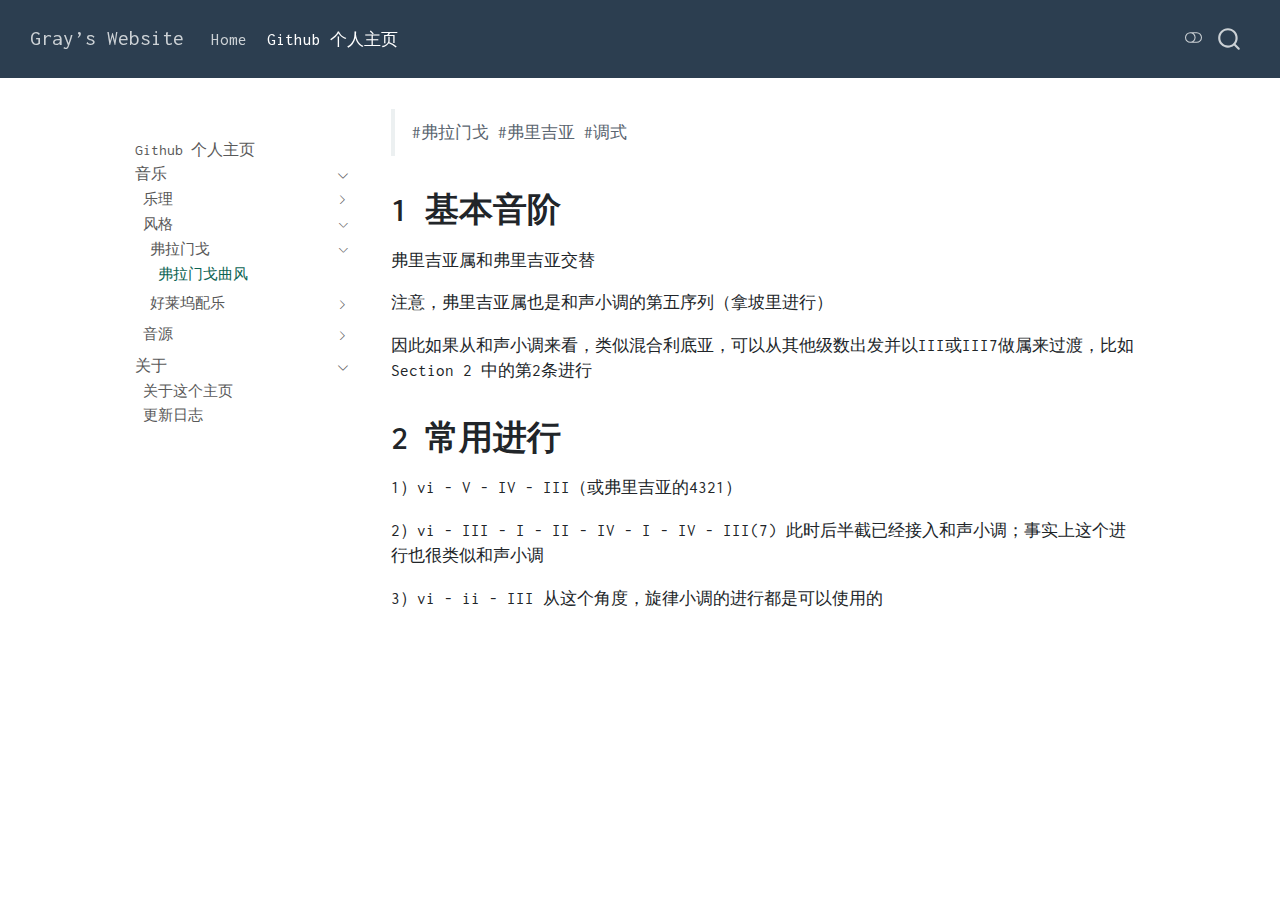
<file: docs/pages/720-音乐/712-风格/712.56-弗拉门戈/弗拉门戈曲风.html>
<!DOCTYPE html>
<html xmlns="http://www.w3.org/1999/xhtml" lang="en" xml:lang="en"><head>

<meta charset="utf-8">
<meta name="generator" content="quarto-1.5.57">

<meta name="viewport" content="width=device-width, initial-scale=1.0, user-scalable=yes">


<title>quarto-input3b8bc3a3b8d4ce61 – Gray's Website</title>
<style>
code{white-space: pre-wrap;}
span.smallcaps{font-variant: small-caps;}
div.columns{display: flex; gap: min(4vw, 1.5em);}
div.column{flex: auto; overflow-x: auto;}
div.hanging-indent{margin-left: 1.5em; text-indent: -1.5em;}
ul.task-list{list-style: none;}
ul.task-list li input[type="checkbox"] {
  width: 0.8em;
  margin: 0 0.8em 0.2em -1em; /* quarto-specific, see https://github.com/quarto-dev/quarto-cli/issues/4556 */ 
  vertical-align: middle;
}
</style>


<script src="../../../../site_libs/quarto-nav/quarto-nav.js"></script>
<script src="../../../../site_libs/quarto-nav/headroom.min.js"></script>
<script src="../../../../site_libs/clipboard/clipboard.min.js"></script>
<script src="../../../../site_libs/quarto-search/autocomplete.umd.js"></script>
<script src="../../../../site_libs/quarto-search/fuse.min.js"></script>
<script src="../../../../site_libs/quarto-search/quarto-search.js"></script>
<meta name="quarto:offset" content="../../../../">
<script src="../../../../site_libs/quarto-html/quarto.js"></script>
<script src="../../../../site_libs/quarto-html/popper.min.js"></script>
<script src="../../../../site_libs/quarto-html/tippy.umd.min.js"></script>
<script src="../../../../site_libs/quarto-html/anchor.min.js"></script>
<link href="../../../../site_libs/quarto-html/tippy.css" rel="stylesheet">
<link href="../../../../site_libs/quarto-html/quarto-syntax-highlighting.css" rel="stylesheet" class="quarto-color-scheme" id="quarto-text-highlighting-styles">
<link href="../../../../site_libs/quarto-html/quarto-syntax-highlighting-dark.css" rel="prefetch" class="quarto-color-scheme quarto-color-alternate" id="quarto-text-highlighting-styles">
<script src="../../../../site_libs/bootstrap/bootstrap.min.js"></script>
<link href="../../../../site_libs/bootstrap/bootstrap-icons.css" rel="stylesheet">
<link href="../../../../site_libs/bootstrap/bootstrap.min.css" rel="stylesheet" class="quarto-color-scheme" id="quarto-bootstrap" data-mode="light">
<link href="../../../../site_libs/bootstrap/bootstrap-dark.min.css" rel="prefetch" class="quarto-color-scheme quarto-color-alternate" id="quarto-bootstrap" data-mode="dark">
<script id="quarto-search-options" type="application/json">{
  "location": "navbar",
  "copy-button": false,
  "collapse-after": 3,
  "panel-placement": "end",
  "type": "overlay",
  "limit": 50,
  "keyboard-shortcut": [
    "f",
    "/",
    "s"
  ],
  "show-item-context": false,
  "language": {
    "search-no-results-text": "No results",
    "search-matching-documents-text": "matching documents",
    "search-copy-link-title": "Copy link to search",
    "search-hide-matches-text": "Hide additional matches",
    "search-more-match-text": "more match in this document",
    "search-more-matches-text": "more matches in this document",
    "search-clear-button-title": "Clear",
    "search-text-placeholder": "",
    "search-detached-cancel-button-title": "Cancel",
    "search-submit-button-title": "Submit",
    "search-label": "Search"
  }
}</script>


<!-- <link rel="preconnect" href="https://fonts.googleapis.com">

<link rel="preconnect" href="https://fonts.gstatic.com" crossorigin>

<link href="https://fonts.googleapis.com/css2?family=Inconsolata&display=swap" rel="stylesheet"> -->



<!-- <link rel="preconnect" href="https://fonts.googleapis.com">

<link rel="preconnect" href="https://fonts.gstatic.com" crossorigin>

<link href="https://fonts.googleapis.com/css2?family=Big+Shoulders+Stencil:opsz,wght@10..72,100..900&display=swap"

    rel="stylesheet"> -->

</head>




<body class="nav-sidebar floating nav-fixed fullcontent">

<div id="quarto-search-results"></div>
  <header id="quarto-header" class="headroom fixed-top">
    <nav class="navbar navbar-expand-lg " data-bs-theme="dark">
      <div class="navbar-container container-fluid">
      <div class="navbar-brand-container mx-auto">
    <a class="navbar-brand" href="../../../../index.html">
    <span class="navbar-title">Gray’s Website</span>
    </a>
  </div>
            <div id="quarto-search" class="" title="Search"></div>
          <button class="navbar-toggler" type="button" data-bs-toggle="collapse" data-bs-target="#navbarCollapse" aria-controls="navbarCollapse" role="menu" aria-expanded="false" aria-label="Toggle navigation" onclick="if (window.quartoToggleHeadroom) { window.quartoToggleHeadroom(); }">
  <span class="navbar-toggler-icon"></span>
</button>
          <div class="collapse navbar-collapse" id="navbarCollapse">
            <ul class="navbar-nav navbar-nav-scroll me-auto">
  <li class="nav-item">
    <a class="nav-link" href="../../../../index.html"> 
<span class="menu-text">Home</span></a>
  </li>  
  <li class="nav-item">
    <a class="nav-link active" href="../../../../pages/000-info.html" aria-current="page"> 
<span class="menu-text">Github 个人主页</span></a>
  </li>  
</ul>
          </div> <!-- /navcollapse -->
            <div class="quarto-navbar-tools">
  <a href="" class="quarto-color-scheme-toggle quarto-navigation-tool  px-1" onclick="window.quartoToggleColorScheme(); return false;" title="Toggle dark mode"><i class="bi"></i></a>
</div>
      </div> <!-- /container-fluid -->
    </nav>
  <nav class="quarto-secondary-nav">
    <div class="container-fluid d-flex">
      <button type="button" class="quarto-btn-toggle btn" data-bs-toggle="collapse" role="button" data-bs-target=".quarto-sidebar-collapse-item" aria-controls="quarto-sidebar" aria-expanded="false" aria-label="Toggle sidebar navigation" onclick="if (window.quartoToggleHeadroom) { window.quartoToggleHeadroom(); }">
        <i class="bi bi-layout-text-sidebar-reverse"></i>
      </button>
        <nav class="quarto-page-breadcrumbs" aria-label="breadcrumb"><ol class="breadcrumb"><li class="breadcrumb-item">音乐</li><li class="breadcrumb-item">风格</li><li class="breadcrumb-item"><a href="../../../../pages/720-音乐/712-风格/712.56-弗拉门戈/弗拉门戈曲风.html">弗拉门戈</a></li><li class="breadcrumb-item"><a href="../../../../pages/720-音乐/712-风格/712.56-弗拉门戈/弗拉门戈曲风.html">弗拉门戈曲风</a></li></ol></nav>
        <a class="flex-grow-1" role="navigation" data-bs-toggle="collapse" data-bs-target=".quarto-sidebar-collapse-item" aria-controls="quarto-sidebar" aria-expanded="false" aria-label="Toggle sidebar navigation" onclick="if (window.quartoToggleHeadroom) { window.quartoToggleHeadroom(); }">      
        </a>
      <button type="button" class="btn quarto-search-button" aria-label="Search" onclick="window.quartoOpenSearch();">
        <i class="bi bi-search"></i>
      </button>
    </div>
  </nav>
</header>
<!-- content -->
<div id="quarto-content" class="quarto-container page-columns page-rows-contents page-layout-article page-navbar">
<!-- sidebar -->
  <nav id="quarto-sidebar" class="sidebar collapse collapse-horizontal quarto-sidebar-collapse-item sidebar-navigation floating overflow-auto">
        <div class="mt-2 flex-shrink-0 align-items-center">
        <div class="sidebar-search">
        <div id="quarto-search" class="" title="Search"></div>
        </div>
        </div>
    <div class="sidebar-menu-container"> 
    <ul class="list-unstyled mt-1">
        <li class="sidebar-item">
  <div class="sidebar-item-container"> 
  <a href="../../../../pages/000-info.html" class="sidebar-item-text sidebar-link">
 <span class="menu-text">Github 个人主页</span></a>
  </div>
</li>
        <li class="sidebar-item sidebar-item-section">
      <div class="sidebar-item-container"> 
            <a class="sidebar-item-text sidebar-link text-start" data-bs-toggle="collapse" data-bs-target="#quarto-sidebar-section-1" role="navigation" aria-expanded="true">
 <span class="menu-text">音乐</span></a>
          <a class="sidebar-item-toggle text-start" data-bs-toggle="collapse" data-bs-target="#quarto-sidebar-section-1" role="navigation" aria-expanded="true" aria-label="Toggle section">
            <i class="bi bi-chevron-right ms-2"></i>
          </a> 
      </div>
      <ul id="quarto-sidebar-section-1" class="collapse list-unstyled sidebar-section depth1 show">  
          <li class="sidebar-item sidebar-item-section">
      <div class="sidebar-item-container"> 
            <a class="sidebar-item-text sidebar-link text-start collapsed" data-bs-toggle="collapse" data-bs-target="#quarto-sidebar-section-2" role="navigation" aria-expanded="false">
 <span class="menu-text">乐理</span></a>
          <a class="sidebar-item-toggle text-start collapsed" data-bs-toggle="collapse" data-bs-target="#quarto-sidebar-section-2" role="navigation" aria-expanded="false" aria-label="Toggle section">
            <i class="bi bi-chevron-right ms-2"></i>
          </a> 
      </div>
      <ul id="quarto-sidebar-section-2" class="collapse list-unstyled sidebar-section depth2 ">  
          <li class="sidebar-item sidebar-item-section">
      <div class="sidebar-item-container"> 
            <a class="sidebar-item-text sidebar-link text-start collapsed" data-bs-toggle="collapse" data-bs-target="#quarto-sidebar-section-3" role="navigation" aria-expanded="false">
 <span class="menu-text">七和弦</span></a>
          <a class="sidebar-item-toggle text-start collapsed" data-bs-toggle="collapse" data-bs-target="#quarto-sidebar-section-3" role="navigation" aria-expanded="false" aria-label="Toggle section">
            <i class="bi bi-chevron-right ms-2"></i>
          </a> 
      </div>
      <ul id="quarto-sidebar-section-3" class="collapse list-unstyled sidebar-section depth3 ">  
          <li class="sidebar-item">
  <div class="sidebar-item-container"> 
  <a href="../../../../pages/720-音乐/711-乐理/711.04-七和弦/减七和弦.html" class="sidebar-item-text sidebar-link">
 <span class="menu-text">减七和弦</span></a>
  </div>
</li>
      </ul>
  </li>
      </ul>
  </li>
          <li class="sidebar-item sidebar-item-section">
      <div class="sidebar-item-container"> 
            <a class="sidebar-item-text sidebar-link text-start" data-bs-toggle="collapse" data-bs-target="#quarto-sidebar-section-4" role="navigation" aria-expanded="true">
 <span class="menu-text">风格</span></a>
          <a class="sidebar-item-toggle text-start" data-bs-toggle="collapse" data-bs-target="#quarto-sidebar-section-4" role="navigation" aria-expanded="true" aria-label="Toggle section">
            <i class="bi bi-chevron-right ms-2"></i>
          </a> 
      </div>
      <ul id="quarto-sidebar-section-4" class="collapse list-unstyled sidebar-section depth2 show">  
          <li class="sidebar-item sidebar-item-section">
      <div class="sidebar-item-container"> 
            <a class="sidebar-item-text sidebar-link text-start" data-bs-toggle="collapse" data-bs-target="#quarto-sidebar-section-5" role="navigation" aria-expanded="true">
 <span class="menu-text">弗拉门戈</span></a>
          <a class="sidebar-item-toggle text-start" data-bs-toggle="collapse" data-bs-target="#quarto-sidebar-section-5" role="navigation" aria-expanded="true" aria-label="Toggle section">
            <i class="bi bi-chevron-right ms-2"></i>
          </a> 
      </div>
      <ul id="quarto-sidebar-section-5" class="collapse list-unstyled sidebar-section depth3 show">  
          <li class="sidebar-item">
  <div class="sidebar-item-container"> 
  <a href="../../../../pages/720-音乐/712-风格/712.56-弗拉门戈/弗拉门戈曲风.html" class="sidebar-item-text sidebar-link active">
 <span class="menu-text">弗拉门戈曲风</span></a>
  </div>
</li>
      </ul>
  </li>
          <li class="sidebar-item sidebar-item-section">
      <div class="sidebar-item-container"> 
            <a class="sidebar-item-text sidebar-link text-start collapsed" data-bs-toggle="collapse" data-bs-target="#quarto-sidebar-section-6" role="navigation" aria-expanded="false">
 <span class="menu-text">好莱坞配乐</span></a>
          <a class="sidebar-item-toggle text-start collapsed" data-bs-toggle="collapse" data-bs-target="#quarto-sidebar-section-6" role="navigation" aria-expanded="false" aria-label="Toggle section">
            <i class="bi bi-chevron-right ms-2"></i>
          </a> 
      </div>
      <ul id="quarto-sidebar-section-6" class="collapse list-unstyled sidebar-section depth3 ">  
          <li class="sidebar-item">
  <div class="sidebar-item-container"> 
  <a href="../../../../pages/720-音乐/712-风格/712.57-好莱坞配乐/好莱坞和弦标记与常用进行.html" class="sidebar-item-text sidebar-link">
 <span class="menu-text">好莱坞和弦标记与常用进行</span></a>
  </div>
</li>
      </ul>
  </li>
      </ul>
  </li>
          <li class="sidebar-item sidebar-item-section">
      <div class="sidebar-item-container"> 
            <a class="sidebar-item-text sidebar-link text-start collapsed" data-bs-toggle="collapse" data-bs-target="#quarto-sidebar-section-7" role="navigation" aria-expanded="false">
 <span class="menu-text">音源</span></a>
          <a class="sidebar-item-toggle text-start collapsed" data-bs-toggle="collapse" data-bs-target="#quarto-sidebar-section-7" role="navigation" aria-expanded="false" aria-label="Toggle section">
            <i class="bi bi-chevron-right ms-2"></i>
          </a> 
      </div>
      <ul id="quarto-sidebar-section-7" class="collapse list-unstyled sidebar-section depth2 ">  
          <li class="sidebar-item">
  <div class="sidebar-item-container"> 
  <a href="../../../../pages/720-音乐/716-音源/KSP - 伪 Round Robin.html" class="sidebar-item-text sidebar-link">
 <span class="menu-text">KSP - 伪 Round Robin</span></a>
  </div>
</li>
          <li class="sidebar-item">
  <div class="sidebar-item-container"> 
  <a href="../../../../pages/720-音乐/716-音源/KSP - 伪连奏.html" class="sidebar-item-text sidebar-link">
 <span class="menu-text">KSP - 伪连奏</span></a>
  </div>
</li>
          <li class="sidebar-item">
  <div class="sidebar-item-container"> 
  <a href="../../../../pages/720-音乐/716-音源/MusicLab - Realxxx.html" class="sidebar-item-text sidebar-link">
 <span class="menu-text">MusicLab - Realxxx</span></a>
  </div>
</li>
          <li class="sidebar-item">
  <div class="sidebar-item-container"> 
  <a href="../../../../pages/720-音乐/716-音源/优秀的免费音源.html" class="sidebar-item-text sidebar-link">
 <span class="menu-text">优秀的免费音源</span></a>
  </div>
</li>
      </ul>
  </li>
      </ul>
  </li>
        <li class="sidebar-item sidebar-item-section">
      <div class="sidebar-item-container"> 
            <a class="sidebar-item-text sidebar-link text-start" data-bs-toggle="collapse" data-bs-target="#quarto-sidebar-section-8" role="navigation" aria-expanded="true">
 <span class="menu-text">关于</span></a>
          <a class="sidebar-item-toggle text-start" data-bs-toggle="collapse" data-bs-target="#quarto-sidebar-section-8" role="navigation" aria-expanded="true" aria-label="Toggle section">
            <i class="bi bi-chevron-right ms-2"></i>
          </a> 
      </div>
      <ul id="quarto-sidebar-section-8" class="collapse list-unstyled sidebar-section depth1 show">  
          <li class="sidebar-item">
  <div class="sidebar-item-container"> 
  <a href="../../../../pages/关于/about.html" class="sidebar-item-text sidebar-link">
 <span class="menu-text">关于这个主页</span></a>
  </div>
</li>
          <li class="sidebar-item">
  <div class="sidebar-item-container"> 
  <a href="../../../../pages/关于/Log.html" class="sidebar-item-text sidebar-link">
 <span class="menu-text">更新日志</span></a>
  </div>
</li>
      </ul>
  </li>
    </ul>
    </div>
</nav>
<div id="quarto-sidebar-glass" class="quarto-sidebar-collapse-item" data-bs-toggle="collapse" data-bs-target=".quarto-sidebar-collapse-item"></div>
<!-- margin-sidebar -->
    
<!-- main -->
<main class="content" id="quarto-document-content">




<blockquote class="blockquote">
<p>#弗拉门戈 #弗里吉亚 #调式</p>
</blockquote>
<section id="基本音阶" class="level1">
<h1>1 基本音阶</h1>
<p>弗里吉亚属和弗里吉亚交替</p>
<p>注意，弗里吉亚属也是和声小调的第五序列（拿坡里进行）</p>
<p>因此如果从和声小调来看，类似混合利底亚，可以从其他级数出发并以III或III7做属来过渡，比如 Section 2 中的第2条进行</p>
</section>
<section id="常用进行" class="level1">
<h1>2 常用进行</h1>
<p>1）vi - V - IV - III（或弗里吉亚的4321）</p>
<p>2）vi - III - I - II - IV - I - IV - III(7) 此时后半截已经接入和声小调；事实上这个进行也很类似和声小调</p>
<p>3）vi - ii - III 从这个角度，旋律小调的进行都是可以使用的</p>


</section>

</main> <!-- /main -->
<script id="quarto-html-after-body" type="application/javascript">
window.document.addEventListener("DOMContentLoaded", function (event) {
  const toggleBodyColorMode = (bsSheetEl) => {
    const mode = bsSheetEl.getAttribute("data-mode");
    const bodyEl = window.document.querySelector("body");
    if (mode === "dark") {
      bodyEl.classList.add("quarto-dark");
      bodyEl.classList.remove("quarto-light");
    } else {
      bodyEl.classList.add("quarto-light");
      bodyEl.classList.remove("quarto-dark");
    }
  }
  const toggleBodyColorPrimary = () => {
    const bsSheetEl = window.document.querySelector("link#quarto-bootstrap");
    if (bsSheetEl) {
      toggleBodyColorMode(bsSheetEl);
    }
  }
  toggleBodyColorPrimary();  
  const disableStylesheet = (stylesheets) => {
    for (let i=0; i < stylesheets.length; i++) {
      const stylesheet = stylesheets[i];
      stylesheet.rel = 'prefetch';
    }
  }
  const enableStylesheet = (stylesheets) => {
    for (let i=0; i < stylesheets.length; i++) {
      const stylesheet = stylesheets[i];
      stylesheet.rel = 'stylesheet';
    }
  }
  const manageTransitions = (selector, allowTransitions) => {
    const els = window.document.querySelectorAll(selector);
    for (let i=0; i < els.length; i++) {
      const el = els[i];
      if (allowTransitions) {
        el.classList.remove('notransition');
      } else {
        el.classList.add('notransition');
      }
    }
  }
  const toggleGiscusIfUsed = (isAlternate, darkModeDefault) => {
    const baseTheme = document.querySelector('#giscus-base-theme')?.value ?? 'light';
    const alternateTheme = document.querySelector('#giscus-alt-theme')?.value ?? 'dark';
    let newTheme = '';
    if(darkModeDefault) {
      newTheme = isAlternate ? baseTheme : alternateTheme;
    } else {
      newTheme = isAlternate ? alternateTheme : baseTheme;
    }
    const changeGiscusTheme = () => {
      // From: https://github.com/giscus/giscus/issues/336
      const sendMessage = (message) => {
        const iframe = document.querySelector('iframe.giscus-frame');
        if (!iframe) return;
        iframe.contentWindow.postMessage({ giscus: message }, 'https://giscus.app');
      }
      sendMessage({
        setConfig: {
          theme: newTheme
        }
      });
    }
    const isGiscussLoaded = window.document.querySelector('iframe.giscus-frame') !== null;
    if (isGiscussLoaded) {
      changeGiscusTheme();
    }
  }
  const toggleColorMode = (alternate) => {
    // Switch the stylesheets
    const alternateStylesheets = window.document.querySelectorAll('link.quarto-color-scheme.quarto-color-alternate');
    manageTransitions('#quarto-margin-sidebar .nav-link', false);
    if (alternate) {
      enableStylesheet(alternateStylesheets);
      for (const sheetNode of alternateStylesheets) {
        if (sheetNode.id === "quarto-bootstrap") {
          toggleBodyColorMode(sheetNode);
        }
      }
    } else {
      disableStylesheet(alternateStylesheets);
      toggleBodyColorPrimary();
    }
    manageTransitions('#quarto-margin-sidebar .nav-link', true);
    // Switch the toggles
    const toggles = window.document.querySelectorAll('.quarto-color-scheme-toggle');
    for (let i=0; i < toggles.length; i++) {
      const toggle = toggles[i];
      if (toggle) {
        if (alternate) {
          toggle.classList.add("alternate");     
        } else {
          toggle.classList.remove("alternate");
        }
      }
    }
    // Hack to workaround the fact that safari doesn't
    // properly recolor the scrollbar when toggling (#1455)
    if (navigator.userAgent.indexOf('Safari') > 0 && navigator.userAgent.indexOf('Chrome') == -1) {
      manageTransitions("body", false);
      window.scrollTo(0, 1);
      setTimeout(() => {
        window.scrollTo(0, 0);
        manageTransitions("body", true);
      }, 40);  
    }
  }
  const isFileUrl = () => { 
    return window.location.protocol === 'file:';
  }
  const hasAlternateSentinel = () => {  
    let styleSentinel = getColorSchemeSentinel();
    if (styleSentinel !== null) {
      return styleSentinel === "alternate";
    } else {
      return false;
    }
  }
  const setStyleSentinel = (alternate) => {
    const value = alternate ? "alternate" : "default";
    if (!isFileUrl()) {
      window.localStorage.setItem("quarto-color-scheme", value);
    } else {
      localAlternateSentinel = value;
    }
  }
  const getColorSchemeSentinel = () => {
    if (!isFileUrl()) {
      const storageValue = window.localStorage.getItem("quarto-color-scheme");
      return storageValue != null ? storageValue : localAlternateSentinel;
    } else {
      return localAlternateSentinel;
    }
  }
  const darkModeDefault = false;
  let localAlternateSentinel = darkModeDefault ? 'alternate' : 'default';
  // Dark / light mode switch
  window.quartoToggleColorScheme = () => {
    // Read the current dark / light value 
    let toAlternate = !hasAlternateSentinel();
    toggleColorMode(toAlternate);
    setStyleSentinel(toAlternate);
    toggleGiscusIfUsed(toAlternate, darkModeDefault);
  };
  // Ensure there is a toggle, if there isn't float one in the top right
  if (window.document.querySelector('.quarto-color-scheme-toggle') === null) {
    const a = window.document.createElement('a');
    a.classList.add('top-right');
    a.classList.add('quarto-color-scheme-toggle');
    a.href = "";
    a.onclick = function() { try { window.quartoToggleColorScheme(); } catch {} return false; };
    const i = window.document.createElement("i");
    i.classList.add('bi');
    a.appendChild(i);
    window.document.body.appendChild(a);
  }
  // Switch to dark mode if need be
  if (hasAlternateSentinel()) {
    toggleColorMode(true);
  } else {
    toggleColorMode(false);
  }
  const icon = "";
  const anchorJS = new window.AnchorJS();
  anchorJS.options = {
    placement: 'right',
    icon: icon
  };
  anchorJS.add('.anchored');
  const isCodeAnnotation = (el) => {
    for (const clz of el.classList) {
      if (clz.startsWith('code-annotation-')) {                     
        return true;
      }
    }
    return false;
  }
  const onCopySuccess = function(e) {
    // button target
    const button = e.trigger;
    // don't keep focus
    button.blur();
    // flash "checked"
    button.classList.add('code-copy-button-checked');
    var currentTitle = button.getAttribute("title");
    button.setAttribute("title", "Copied!");
    let tooltip;
    if (window.bootstrap) {
      button.setAttribute("data-bs-toggle", "tooltip");
      button.setAttribute("data-bs-placement", "left");
      button.setAttribute("data-bs-title", "Copied!");
      tooltip = new bootstrap.Tooltip(button, 
        { trigger: "manual", 
          customClass: "code-copy-button-tooltip",
          offset: [0, -8]});
      tooltip.show();    
    }
    setTimeout(function() {
      if (tooltip) {
        tooltip.hide();
        button.removeAttribute("data-bs-title");
        button.removeAttribute("data-bs-toggle");
        button.removeAttribute("data-bs-placement");
      }
      button.setAttribute("title", currentTitle);
      button.classList.remove('code-copy-button-checked');
    }, 1000);
    // clear code selection
    e.clearSelection();
  }
  const getTextToCopy = function(trigger) {
      const codeEl = trigger.previousElementSibling.cloneNode(true);
      for (const childEl of codeEl.children) {
        if (isCodeAnnotation(childEl)) {
          childEl.remove();
        }
      }
      return codeEl.innerText;
  }
  const clipboard = new window.ClipboardJS('.code-copy-button:not([data-in-quarto-modal])', {
    text: getTextToCopy
  });
  clipboard.on('success', onCopySuccess);
  if (window.document.getElementById('quarto-embedded-source-code-modal')) {
    // For code content inside modals, clipBoardJS needs to be initialized with a container option
    // TODO: Check when it could be a function (https://github.com/zenorocha/clipboard.js/issues/860)
    const clipboardModal = new window.ClipboardJS('.code-copy-button[data-in-quarto-modal]', {
      text: getTextToCopy,
      container: window.document.getElementById('quarto-embedded-source-code-modal')
    });
    clipboardModal.on('success', onCopySuccess);
  }
    var localhostRegex = new RegExp(/^(?:http|https):\/\/localhost\:?[0-9]*\//);
    var mailtoRegex = new RegExp(/^mailto:/);
      var filterRegex = new RegExp('/' + window.location.host + '/');
    var isInternal = (href) => {
        return filterRegex.test(href) || localhostRegex.test(href) || mailtoRegex.test(href);
    }
    // Inspect non-navigation links and adorn them if external
 	var links = window.document.querySelectorAll('a[href]:not(.nav-link):not(.navbar-brand):not(.toc-action):not(.sidebar-link):not(.sidebar-item-toggle):not(.pagination-link):not(.no-external):not([aria-hidden]):not(.dropdown-item):not(.quarto-navigation-tool):not(.about-link)');
    for (var i=0; i<links.length; i++) {
      const link = links[i];
      if (!isInternal(link.href)) {
        // undo the damage that might have been done by quarto-nav.js in the case of
        // links that we want to consider external
        if (link.dataset.originalHref !== undefined) {
          link.href = link.dataset.originalHref;
        }
      }
    }
  function tippyHover(el, contentFn, onTriggerFn, onUntriggerFn) {
    const config = {
      allowHTML: true,
      maxWidth: 500,
      delay: 100,
      arrow: false,
      appendTo: function(el) {
          return el.parentElement;
      },
      interactive: true,
      interactiveBorder: 10,
      theme: 'quarto',
      placement: 'bottom-start',
    };
    if (contentFn) {
      config.content = contentFn;
    }
    if (onTriggerFn) {
      config.onTrigger = onTriggerFn;
    }
    if (onUntriggerFn) {
      config.onUntrigger = onUntriggerFn;
    }
    window.tippy(el, config); 
  }
  const noterefs = window.document.querySelectorAll('a[role="doc-noteref"]');
  for (var i=0; i<noterefs.length; i++) {
    const ref = noterefs[i];
    tippyHover(ref, function() {
      // use id or data attribute instead here
      let href = ref.getAttribute('data-footnote-href') || ref.getAttribute('href');
      try { href = new URL(href).hash; } catch {}
      const id = href.replace(/^#\/?/, "");
      const note = window.document.getElementById(id);
      if (note) {
        return note.innerHTML;
      } else {
        return "";
      }
    });
  }
  const xrefs = window.document.querySelectorAll('a.quarto-xref');
  const processXRef = (id, note) => {
    // Strip column container classes
    const stripColumnClz = (el) => {
      el.classList.remove("page-full", "page-columns");
      if (el.children) {
        for (const child of el.children) {
          stripColumnClz(child);
        }
      }
    }
    stripColumnClz(note)
    if (id === null || id.startsWith('sec-')) {
      // Special case sections, only their first couple elements
      const container = document.createElement("div");
      if (note.children && note.children.length > 2) {
        container.appendChild(note.children[0].cloneNode(true));
        for (let i = 1; i < note.children.length; i++) {
          const child = note.children[i];
          if (child.tagName === "P" && child.innerText === "") {
            continue;
          } else {
            container.appendChild(child.cloneNode(true));
            break;
          }
        }
        if (window.Quarto?.typesetMath) {
          window.Quarto.typesetMath(container);
        }
        return container.innerHTML
      } else {
        if (window.Quarto?.typesetMath) {
          window.Quarto.typesetMath(note);
        }
        return note.innerHTML;
      }
    } else {
      // Remove any anchor links if they are present
      const anchorLink = note.querySelector('a.anchorjs-link');
      if (anchorLink) {
        anchorLink.remove();
      }
      if (window.Quarto?.typesetMath) {
        window.Quarto.typesetMath(note);
      }
      // TODO in 1.5, we should make sure this works without a callout special case
      if (note.classList.contains("callout")) {
        return note.outerHTML;
      } else {
        return note.innerHTML;
      }
    }
  }
  for (var i=0; i<xrefs.length; i++) {
    const xref = xrefs[i];
    tippyHover(xref, undefined, function(instance) {
      instance.disable();
      let url = xref.getAttribute('href');
      let hash = undefined; 
      if (url.startsWith('#')) {
        hash = url;
      } else {
        try { hash = new URL(url).hash; } catch {}
      }
      if (hash) {
        const id = hash.replace(/^#\/?/, "");
        const note = window.document.getElementById(id);
        if (note !== null) {
          try {
            const html = processXRef(id, note.cloneNode(true));
            instance.setContent(html);
          } finally {
            instance.enable();
            instance.show();
          }
        } else {
          // See if we can fetch this
          fetch(url.split('#')[0])
          .then(res => res.text())
          .then(html => {
            const parser = new DOMParser();
            const htmlDoc = parser.parseFromString(html, "text/html");
            const note = htmlDoc.getElementById(id);
            if (note !== null) {
              const html = processXRef(id, note);
              instance.setContent(html);
            } 
          }).finally(() => {
            instance.enable();
            instance.show();
          });
        }
      } else {
        // See if we can fetch a full url (with no hash to target)
        // This is a special case and we should probably do some content thinning / targeting
        fetch(url)
        .then(res => res.text())
        .then(html => {
          const parser = new DOMParser();
          const htmlDoc = parser.parseFromString(html, "text/html");
          const note = htmlDoc.querySelector('main.content');
          if (note !== null) {
            // This should only happen for chapter cross references
            // (since there is no id in the URL)
            // remove the first header
            if (note.children.length > 0 && note.children[0].tagName === "HEADER") {
              note.children[0].remove();
            }
            const html = processXRef(null, note);
            instance.setContent(html);
          } 
        }).finally(() => {
          instance.enable();
          instance.show();
        });
      }
    }, function(instance) {
    });
  }
      let selectedAnnoteEl;
      const selectorForAnnotation = ( cell, annotation) => {
        let cellAttr = 'data-code-cell="' + cell + '"';
        let lineAttr = 'data-code-annotation="' +  annotation + '"';
        const selector = 'span[' + cellAttr + '][' + lineAttr + ']';
        return selector;
      }
      const selectCodeLines = (annoteEl) => {
        const doc = window.document;
        const targetCell = annoteEl.getAttribute("data-target-cell");
        const targetAnnotation = annoteEl.getAttribute("data-target-annotation");
        const annoteSpan = window.document.querySelector(selectorForAnnotation(targetCell, targetAnnotation));
        const lines = annoteSpan.getAttribute("data-code-lines").split(",");
        const lineIds = lines.map((line) => {
          return targetCell + "-" + line;
        })
        let top = null;
        let height = null;
        let parent = null;
        if (lineIds.length > 0) {
            //compute the position of the single el (top and bottom and make a div)
            const el = window.document.getElementById(lineIds[0]);
            top = el.offsetTop;
            height = el.offsetHeight;
            parent = el.parentElement.parentElement;
          if (lineIds.length > 1) {
            const lastEl = window.document.getElementById(lineIds[lineIds.length - 1]);
            const bottom = lastEl.offsetTop + lastEl.offsetHeight;
            height = bottom - top;
          }
          if (top !== null && height !== null && parent !== null) {
            // cook up a div (if necessary) and position it 
            let div = window.document.getElementById("code-annotation-line-highlight");
            if (div === null) {
              div = window.document.createElement("div");
              div.setAttribute("id", "code-annotation-line-highlight");
              div.style.position = 'absolute';
              parent.appendChild(div);
            }
            div.style.top = top - 2 + "px";
            div.style.height = height + 4 + "px";
            div.style.left = 0;
            let gutterDiv = window.document.getElementById("code-annotation-line-highlight-gutter");
            if (gutterDiv === null) {
              gutterDiv = window.document.createElement("div");
              gutterDiv.setAttribute("id", "code-annotation-line-highlight-gutter");
              gutterDiv.style.position = 'absolute';
              const codeCell = window.document.getElementById(targetCell);
              const gutter = codeCell.querySelector('.code-annotation-gutter');
              gutter.appendChild(gutterDiv);
            }
            gutterDiv.style.top = top - 2 + "px";
            gutterDiv.style.height = height + 4 + "px";
          }
          selectedAnnoteEl = annoteEl;
        }
      };
      const unselectCodeLines = () => {
        const elementsIds = ["code-annotation-line-highlight", "code-annotation-line-highlight-gutter"];
        elementsIds.forEach((elId) => {
          const div = window.document.getElementById(elId);
          if (div) {
            div.remove();
          }
        });
        selectedAnnoteEl = undefined;
      };
        // Handle positioning of the toggle
    window.addEventListener(
      "resize",
      throttle(() => {
        elRect = undefined;
        if (selectedAnnoteEl) {
          selectCodeLines(selectedAnnoteEl);
        }
      }, 10)
    );
    function throttle(fn, ms) {
    let throttle = false;
    let timer;
      return (...args) => {
        if(!throttle) { // first call gets through
            fn.apply(this, args);
            throttle = true;
        } else { // all the others get throttled
            if(timer) clearTimeout(timer); // cancel #2
            timer = setTimeout(() => {
              fn.apply(this, args);
              timer = throttle = false;
            }, ms);
        }
      };
    }
      // Attach click handler to the DT
      const annoteDls = window.document.querySelectorAll('dt[data-target-cell]');
      for (const annoteDlNode of annoteDls) {
        annoteDlNode.addEventListener('click', (event) => {
          const clickedEl = event.target;
          if (clickedEl !== selectedAnnoteEl) {
            unselectCodeLines();
            const activeEl = window.document.querySelector('dt[data-target-cell].code-annotation-active');
            if (activeEl) {
              activeEl.classList.remove('code-annotation-active');
            }
            selectCodeLines(clickedEl);
            clickedEl.classList.add('code-annotation-active');
          } else {
            // Unselect the line
            unselectCodeLines();
            clickedEl.classList.remove('code-annotation-active');
          }
        });
      }
  const findCites = (el) => {
    const parentEl = el.parentElement;
    if (parentEl) {
      const cites = parentEl.dataset.cites;
      if (cites) {
        return {
          el,
          cites: cites.split(' ')
        };
      } else {
        return findCites(el.parentElement)
      }
    } else {
      return undefined;
    }
  };
  var bibliorefs = window.document.querySelectorAll('a[role="doc-biblioref"]');
  for (var i=0; i<bibliorefs.length; i++) {
    const ref = bibliorefs[i];
    const citeInfo = findCites(ref);
    if (citeInfo) {
      tippyHover(citeInfo.el, function() {
        var popup = window.document.createElement('div');
        citeInfo.cites.forEach(function(cite) {
          var citeDiv = window.document.createElement('div');
          citeDiv.classList.add('hanging-indent');
          citeDiv.classList.add('csl-entry');
          var biblioDiv = window.document.getElementById('ref-' + cite);
          if (biblioDiv) {
            citeDiv.innerHTML = biblioDiv.innerHTML;
          }
          popup.appendChild(citeDiv);
        });
        return popup.innerHTML;
      });
    }
  }
});
</script>
</div> <!-- /content -->




</body></html>
</file>
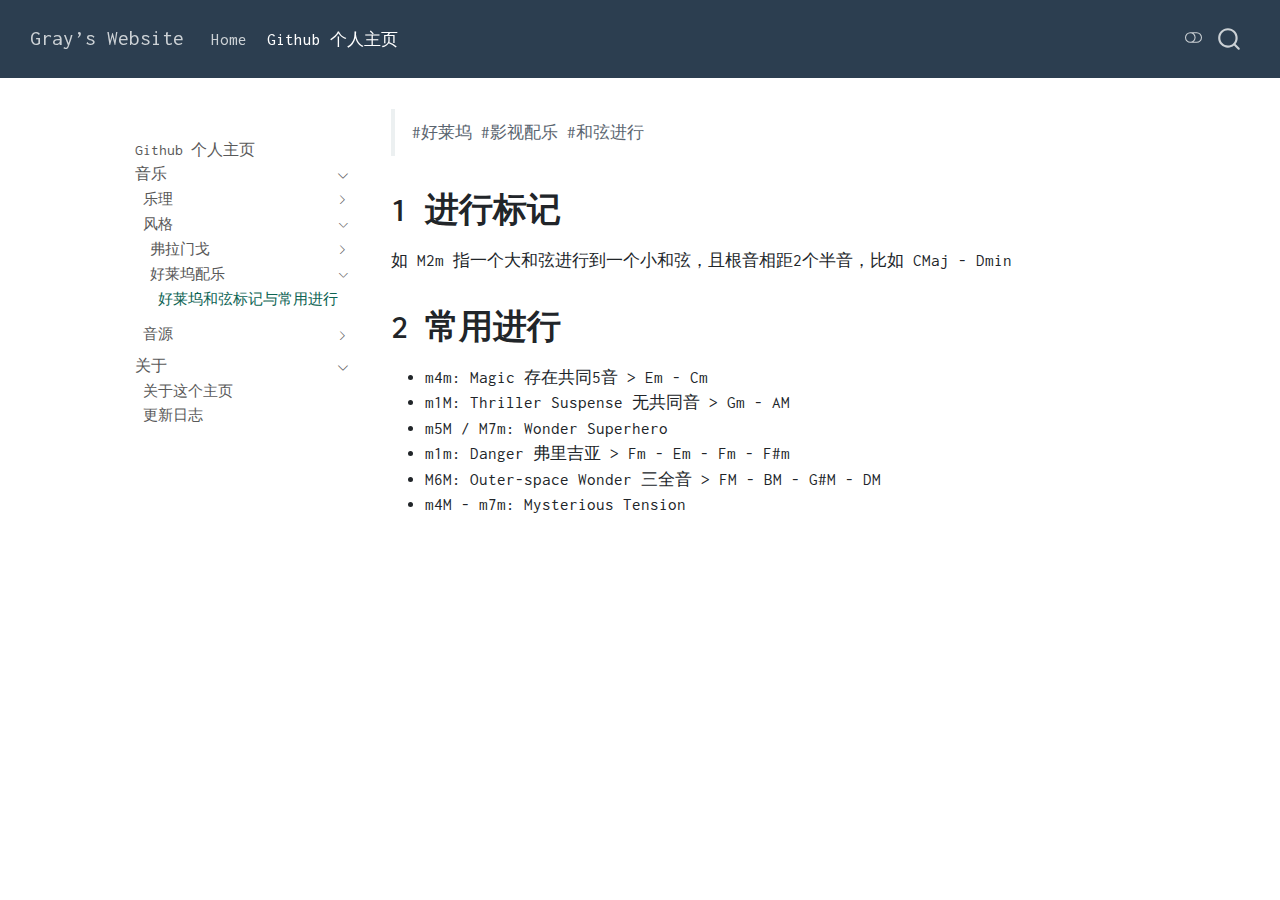
<file: docs/pages/720-音乐/712-风格/712.57-好莱坞配乐/好莱坞和弦标记与常用进行.html>
<!DOCTYPE html>
<html xmlns="http://www.w3.org/1999/xhtml" lang="en" xml:lang="en"><head>

<meta charset="utf-8">
<meta name="generator" content="quarto-1.5.57">

<meta name="viewport" content="width=device-width, initial-scale=1.0, user-scalable=yes">


<title>quarto-inpute968452806ee1b8 – Gray's Website</title>
<style>
code{white-space: pre-wrap;}
span.smallcaps{font-variant: small-caps;}
div.columns{display: flex; gap: min(4vw, 1.5em);}
div.column{flex: auto; overflow-x: auto;}
div.hanging-indent{margin-left: 1.5em; text-indent: -1.5em;}
ul.task-list{list-style: none;}
ul.task-list li input[type="checkbox"] {
  width: 0.8em;
  margin: 0 0.8em 0.2em -1em; /* quarto-specific, see https://github.com/quarto-dev/quarto-cli/issues/4556 */ 
  vertical-align: middle;
}
</style>


<script src="../../../../site_libs/quarto-nav/quarto-nav.js"></script>
<script src="../../../../site_libs/quarto-nav/headroom.min.js"></script>
<script src="../../../../site_libs/clipboard/clipboard.min.js"></script>
<script src="../../../../site_libs/quarto-search/autocomplete.umd.js"></script>
<script src="../../../../site_libs/quarto-search/fuse.min.js"></script>
<script src="../../../../site_libs/quarto-search/quarto-search.js"></script>
<meta name="quarto:offset" content="../../../../">
<script src="../../../../site_libs/quarto-html/quarto.js"></script>
<script src="../../../../site_libs/quarto-html/popper.min.js"></script>
<script src="../../../../site_libs/quarto-html/tippy.umd.min.js"></script>
<script src="../../../../site_libs/quarto-html/anchor.min.js"></script>
<link href="../../../../site_libs/quarto-html/tippy.css" rel="stylesheet">
<link href="../../../../site_libs/quarto-html/quarto-syntax-highlighting.css" rel="stylesheet" class="quarto-color-scheme" id="quarto-text-highlighting-styles">
<link href="../../../../site_libs/quarto-html/quarto-syntax-highlighting-dark.css" rel="prefetch" class="quarto-color-scheme quarto-color-alternate" id="quarto-text-highlighting-styles">
<script src="../../../../site_libs/bootstrap/bootstrap.min.js"></script>
<link href="../../../../site_libs/bootstrap/bootstrap-icons.css" rel="stylesheet">
<link href="../../../../site_libs/bootstrap/bootstrap.min.css" rel="stylesheet" class="quarto-color-scheme" id="quarto-bootstrap" data-mode="light">
<link href="../../../../site_libs/bootstrap/bootstrap-dark.min.css" rel="prefetch" class="quarto-color-scheme quarto-color-alternate" id="quarto-bootstrap" data-mode="dark">
<script id="quarto-search-options" type="application/json">{
  "location": "navbar",
  "copy-button": false,
  "collapse-after": 3,
  "panel-placement": "end",
  "type": "overlay",
  "limit": 50,
  "keyboard-shortcut": [
    "f",
    "/",
    "s"
  ],
  "show-item-context": false,
  "language": {
    "search-no-results-text": "No results",
    "search-matching-documents-text": "matching documents",
    "search-copy-link-title": "Copy link to search",
    "search-hide-matches-text": "Hide additional matches",
    "search-more-match-text": "more match in this document",
    "search-more-matches-text": "more matches in this document",
    "search-clear-button-title": "Clear",
    "search-text-placeholder": "",
    "search-detached-cancel-button-title": "Cancel",
    "search-submit-button-title": "Submit",
    "search-label": "Search"
  }
}</script>


<!-- <link rel="preconnect" href="https://fonts.googleapis.com">

<link rel="preconnect" href="https://fonts.gstatic.com" crossorigin>

<link href="https://fonts.googleapis.com/css2?family=Inconsolata&display=swap" rel="stylesheet"> -->



<!-- <link rel="preconnect" href="https://fonts.googleapis.com">

<link rel="preconnect" href="https://fonts.gstatic.com" crossorigin>

<link href="https://fonts.googleapis.com/css2?family=Big+Shoulders+Stencil:opsz,wght@10..72,100..900&display=swap"

    rel="stylesheet"> -->

</head>




<body class="nav-sidebar floating nav-fixed fullcontent">

<div id="quarto-search-results"></div>
  <header id="quarto-header" class="headroom fixed-top">
    <nav class="navbar navbar-expand-lg " data-bs-theme="dark">
      <div class="navbar-container container-fluid">
      <div class="navbar-brand-container mx-auto">
    <a class="navbar-brand" href="../../../../index.html">
    <span class="navbar-title">Gray’s Website</span>
    </a>
  </div>
            <div id="quarto-search" class="" title="Search"></div>
          <button class="navbar-toggler" type="button" data-bs-toggle="collapse" data-bs-target="#navbarCollapse" aria-controls="navbarCollapse" role="menu" aria-expanded="false" aria-label="Toggle navigation" onclick="if (window.quartoToggleHeadroom) { window.quartoToggleHeadroom(); }">
  <span class="navbar-toggler-icon"></span>
</button>
          <div class="collapse navbar-collapse" id="navbarCollapse">
            <ul class="navbar-nav navbar-nav-scroll me-auto">
  <li class="nav-item">
    <a class="nav-link" href="../../../../index.html"> 
<span class="menu-text">Home</span></a>
  </li>  
  <li class="nav-item">
    <a class="nav-link active" href="../../../../pages/000-info.html" aria-current="page"> 
<span class="menu-text">Github 个人主页</span></a>
  </li>  
</ul>
          </div> <!-- /navcollapse -->
            <div class="quarto-navbar-tools">
  <a href="" class="quarto-color-scheme-toggle quarto-navigation-tool  px-1" onclick="window.quartoToggleColorScheme(); return false;" title="Toggle dark mode"><i class="bi"></i></a>
</div>
      </div> <!-- /container-fluid -->
    </nav>
  <nav class="quarto-secondary-nav">
    <div class="container-fluid d-flex">
      <button type="button" class="quarto-btn-toggle btn" data-bs-toggle="collapse" role="button" data-bs-target=".quarto-sidebar-collapse-item" aria-controls="quarto-sidebar" aria-expanded="false" aria-label="Toggle sidebar navigation" onclick="if (window.quartoToggleHeadroom) { window.quartoToggleHeadroom(); }">
        <i class="bi bi-layout-text-sidebar-reverse"></i>
      </button>
        <nav class="quarto-page-breadcrumbs" aria-label="breadcrumb"><ol class="breadcrumb"><li class="breadcrumb-item">音乐</li><li class="breadcrumb-item">风格</li><li class="breadcrumb-item"><a href="../../../../pages/720-音乐/712-风格/712.57-好莱坞配乐/好莱坞和弦标记与常用进行.html">好莱坞配乐</a></li><li class="breadcrumb-item"><a href="../../../../pages/720-音乐/712-风格/712.57-好莱坞配乐/好莱坞和弦标记与常用进行.html">好莱坞和弦标记与常用进行</a></li></ol></nav>
        <a class="flex-grow-1" role="navigation" data-bs-toggle="collapse" data-bs-target=".quarto-sidebar-collapse-item" aria-controls="quarto-sidebar" aria-expanded="false" aria-label="Toggle sidebar navigation" onclick="if (window.quartoToggleHeadroom) { window.quartoToggleHeadroom(); }">      
        </a>
      <button type="button" class="btn quarto-search-button" aria-label="Search" onclick="window.quartoOpenSearch();">
        <i class="bi bi-search"></i>
      </button>
    </div>
  </nav>
</header>
<!-- content -->
<div id="quarto-content" class="quarto-container page-columns page-rows-contents page-layout-article page-navbar">
<!-- sidebar -->
  <nav id="quarto-sidebar" class="sidebar collapse collapse-horizontal quarto-sidebar-collapse-item sidebar-navigation floating overflow-auto">
        <div class="mt-2 flex-shrink-0 align-items-center">
        <div class="sidebar-search">
        <div id="quarto-search" class="" title="Search"></div>
        </div>
        </div>
    <div class="sidebar-menu-container"> 
    <ul class="list-unstyled mt-1">
        <li class="sidebar-item">
  <div class="sidebar-item-container"> 
  <a href="../../../../pages/000-info.html" class="sidebar-item-text sidebar-link">
 <span class="menu-text">Github 个人主页</span></a>
  </div>
</li>
        <li class="sidebar-item sidebar-item-section">
      <div class="sidebar-item-container"> 
            <a class="sidebar-item-text sidebar-link text-start" data-bs-toggle="collapse" data-bs-target="#quarto-sidebar-section-1" role="navigation" aria-expanded="true">
 <span class="menu-text">音乐</span></a>
          <a class="sidebar-item-toggle text-start" data-bs-toggle="collapse" data-bs-target="#quarto-sidebar-section-1" role="navigation" aria-expanded="true" aria-label="Toggle section">
            <i class="bi bi-chevron-right ms-2"></i>
          </a> 
      </div>
      <ul id="quarto-sidebar-section-1" class="collapse list-unstyled sidebar-section depth1 show">  
          <li class="sidebar-item sidebar-item-section">
      <div class="sidebar-item-container"> 
            <a class="sidebar-item-text sidebar-link text-start collapsed" data-bs-toggle="collapse" data-bs-target="#quarto-sidebar-section-2" role="navigation" aria-expanded="false">
 <span class="menu-text">乐理</span></a>
          <a class="sidebar-item-toggle text-start collapsed" data-bs-toggle="collapse" data-bs-target="#quarto-sidebar-section-2" role="navigation" aria-expanded="false" aria-label="Toggle section">
            <i class="bi bi-chevron-right ms-2"></i>
          </a> 
      </div>
      <ul id="quarto-sidebar-section-2" class="collapse list-unstyled sidebar-section depth2 ">  
          <li class="sidebar-item sidebar-item-section">
      <div class="sidebar-item-container"> 
            <a class="sidebar-item-text sidebar-link text-start collapsed" data-bs-toggle="collapse" data-bs-target="#quarto-sidebar-section-3" role="navigation" aria-expanded="false">
 <span class="menu-text">七和弦</span></a>
          <a class="sidebar-item-toggle text-start collapsed" data-bs-toggle="collapse" data-bs-target="#quarto-sidebar-section-3" role="navigation" aria-expanded="false" aria-label="Toggle section">
            <i class="bi bi-chevron-right ms-2"></i>
          </a> 
      </div>
      <ul id="quarto-sidebar-section-3" class="collapse list-unstyled sidebar-section depth3 ">  
          <li class="sidebar-item">
  <div class="sidebar-item-container"> 
  <a href="../../../../pages/720-音乐/711-乐理/711.04-七和弦/减七和弦.html" class="sidebar-item-text sidebar-link">
 <span class="menu-text">减七和弦</span></a>
  </div>
</li>
      </ul>
  </li>
      </ul>
  </li>
          <li class="sidebar-item sidebar-item-section">
      <div class="sidebar-item-container"> 
            <a class="sidebar-item-text sidebar-link text-start" data-bs-toggle="collapse" data-bs-target="#quarto-sidebar-section-4" role="navigation" aria-expanded="true">
 <span class="menu-text">风格</span></a>
          <a class="sidebar-item-toggle text-start" data-bs-toggle="collapse" data-bs-target="#quarto-sidebar-section-4" role="navigation" aria-expanded="true" aria-label="Toggle section">
            <i class="bi bi-chevron-right ms-2"></i>
          </a> 
      </div>
      <ul id="quarto-sidebar-section-4" class="collapse list-unstyled sidebar-section depth2 show">  
          <li class="sidebar-item sidebar-item-section">
      <div class="sidebar-item-container"> 
            <a class="sidebar-item-text sidebar-link text-start collapsed" data-bs-toggle="collapse" data-bs-target="#quarto-sidebar-section-5" role="navigation" aria-expanded="false">
 <span class="menu-text">弗拉门戈</span></a>
          <a class="sidebar-item-toggle text-start collapsed" data-bs-toggle="collapse" data-bs-target="#quarto-sidebar-section-5" role="navigation" aria-expanded="false" aria-label="Toggle section">
            <i class="bi bi-chevron-right ms-2"></i>
          </a> 
      </div>
      <ul id="quarto-sidebar-section-5" class="collapse list-unstyled sidebar-section depth3 ">  
          <li class="sidebar-item">
  <div class="sidebar-item-container"> 
  <a href="../../../../pages/720-音乐/712-风格/712.56-弗拉门戈/弗拉门戈曲风.html" class="sidebar-item-text sidebar-link">
 <span class="menu-text">弗拉门戈曲风</span></a>
  </div>
</li>
      </ul>
  </li>
          <li class="sidebar-item sidebar-item-section">
      <div class="sidebar-item-container"> 
            <a class="sidebar-item-text sidebar-link text-start" data-bs-toggle="collapse" data-bs-target="#quarto-sidebar-section-6" role="navigation" aria-expanded="true">
 <span class="menu-text">好莱坞配乐</span></a>
          <a class="sidebar-item-toggle text-start" data-bs-toggle="collapse" data-bs-target="#quarto-sidebar-section-6" role="navigation" aria-expanded="true" aria-label="Toggle section">
            <i class="bi bi-chevron-right ms-2"></i>
          </a> 
      </div>
      <ul id="quarto-sidebar-section-6" class="collapse list-unstyled sidebar-section depth3 show">  
          <li class="sidebar-item">
  <div class="sidebar-item-container"> 
  <a href="../../../../pages/720-音乐/712-风格/712.57-好莱坞配乐/好莱坞和弦标记与常用进行.html" class="sidebar-item-text sidebar-link active">
 <span class="menu-text">好莱坞和弦标记与常用进行</span></a>
  </div>
</li>
      </ul>
  </li>
      </ul>
  </li>
          <li class="sidebar-item sidebar-item-section">
      <div class="sidebar-item-container"> 
            <a class="sidebar-item-text sidebar-link text-start collapsed" data-bs-toggle="collapse" data-bs-target="#quarto-sidebar-section-7" role="navigation" aria-expanded="false">
 <span class="menu-text">音源</span></a>
          <a class="sidebar-item-toggle text-start collapsed" data-bs-toggle="collapse" data-bs-target="#quarto-sidebar-section-7" role="navigation" aria-expanded="false" aria-label="Toggle section">
            <i class="bi bi-chevron-right ms-2"></i>
          </a> 
      </div>
      <ul id="quarto-sidebar-section-7" class="collapse list-unstyled sidebar-section depth2 ">  
          <li class="sidebar-item">
  <div class="sidebar-item-container"> 
  <a href="../../../../pages/720-音乐/716-音源/KSP - 伪 Round Robin.html" class="sidebar-item-text sidebar-link">
 <span class="menu-text">KSP - 伪 Round Robin</span></a>
  </div>
</li>
          <li class="sidebar-item">
  <div class="sidebar-item-container"> 
  <a href="../../../../pages/720-音乐/716-音源/KSP - 伪连奏.html" class="sidebar-item-text sidebar-link">
 <span class="menu-text">KSP - 伪连奏</span></a>
  </div>
</li>
          <li class="sidebar-item">
  <div class="sidebar-item-container"> 
  <a href="../../../../pages/720-音乐/716-音源/MusicLab - Realxxx.html" class="sidebar-item-text sidebar-link">
 <span class="menu-text">MusicLab - Realxxx</span></a>
  </div>
</li>
          <li class="sidebar-item">
  <div class="sidebar-item-container"> 
  <a href="../../../../pages/720-音乐/716-音源/优秀的免费音源.html" class="sidebar-item-text sidebar-link">
 <span class="menu-text">优秀的免费音源</span></a>
  </div>
</li>
      </ul>
  </li>
      </ul>
  </li>
        <li class="sidebar-item sidebar-item-section">
      <div class="sidebar-item-container"> 
            <a class="sidebar-item-text sidebar-link text-start" data-bs-toggle="collapse" data-bs-target="#quarto-sidebar-section-8" role="navigation" aria-expanded="true">
 <span class="menu-text">关于</span></a>
          <a class="sidebar-item-toggle text-start" data-bs-toggle="collapse" data-bs-target="#quarto-sidebar-section-8" role="navigation" aria-expanded="true" aria-label="Toggle section">
            <i class="bi bi-chevron-right ms-2"></i>
          </a> 
      </div>
      <ul id="quarto-sidebar-section-8" class="collapse list-unstyled sidebar-section depth1 show">  
          <li class="sidebar-item">
  <div class="sidebar-item-container"> 
  <a href="../../../../pages/关于/about.html" class="sidebar-item-text sidebar-link">
 <span class="menu-text">关于这个主页</span></a>
  </div>
</li>
          <li class="sidebar-item">
  <div class="sidebar-item-container"> 
  <a href="../../../../pages/关于/Log.html" class="sidebar-item-text sidebar-link">
 <span class="menu-text">更新日志</span></a>
  </div>
</li>
      </ul>
  </li>
    </ul>
    </div>
</nav>
<div id="quarto-sidebar-glass" class="quarto-sidebar-collapse-item" data-bs-toggle="collapse" data-bs-target=".quarto-sidebar-collapse-item"></div>
<!-- margin-sidebar -->
    
<!-- main -->
<main class="content" id="quarto-document-content">




<blockquote class="blockquote">
<p>#好莱坞 #影视配乐 #和弦进行</p>
</blockquote>
<section id="进行标记" class="level1">
<h1>1 进行标记</h1>
<p>如 M2m 指一个大和弦进行到一个小和弦，且根音相距2个半音，比如 CMaj - Dmin</p>
</section>
<section id="常用进行" class="level1">
<h1>2 常用进行</h1>
<ul>
<li>m4m: Magic 存在共同5音 &gt; Em - Cm</li>
<li>m1M: Thriller Suspense 无共同音 &gt; Gm - AM</li>
<li>m5M / M7m: Wonder Superhero</li>
<li>m1m: Danger 弗里吉亚 &gt; Fm - Em - Fm - F#m</li>
<li>M6M: Outer-space Wonder 三全音 &gt; FM - BM - G#M - DM</li>
<li>m4M - m7m: Mysterious Tension</li>
</ul>


</section>

</main> <!-- /main -->
<script id="quarto-html-after-body" type="application/javascript">
window.document.addEventListener("DOMContentLoaded", function (event) {
  const toggleBodyColorMode = (bsSheetEl) => {
    const mode = bsSheetEl.getAttribute("data-mode");
    const bodyEl = window.document.querySelector("body");
    if (mode === "dark") {
      bodyEl.classList.add("quarto-dark");
      bodyEl.classList.remove("quarto-light");
    } else {
      bodyEl.classList.add("quarto-light");
      bodyEl.classList.remove("quarto-dark");
    }
  }
  const toggleBodyColorPrimary = () => {
    const bsSheetEl = window.document.querySelector("link#quarto-bootstrap");
    if (bsSheetEl) {
      toggleBodyColorMode(bsSheetEl);
    }
  }
  toggleBodyColorPrimary();  
  const disableStylesheet = (stylesheets) => {
    for (let i=0; i < stylesheets.length; i++) {
      const stylesheet = stylesheets[i];
      stylesheet.rel = 'prefetch';
    }
  }
  const enableStylesheet = (stylesheets) => {
    for (let i=0; i < stylesheets.length; i++) {
      const stylesheet = stylesheets[i];
      stylesheet.rel = 'stylesheet';
    }
  }
  const manageTransitions = (selector, allowTransitions) => {
    const els = window.document.querySelectorAll(selector);
    for (let i=0; i < els.length; i++) {
      const el = els[i];
      if (allowTransitions) {
        el.classList.remove('notransition');
      } else {
        el.classList.add('notransition');
      }
    }
  }
  const toggleGiscusIfUsed = (isAlternate, darkModeDefault) => {
    const baseTheme = document.querySelector('#giscus-base-theme')?.value ?? 'light';
    const alternateTheme = document.querySelector('#giscus-alt-theme')?.value ?? 'dark';
    let newTheme = '';
    if(darkModeDefault) {
      newTheme = isAlternate ? baseTheme : alternateTheme;
    } else {
      newTheme = isAlternate ? alternateTheme : baseTheme;
    }
    const changeGiscusTheme = () => {
      // From: https://github.com/giscus/giscus/issues/336
      const sendMessage = (message) => {
        const iframe = document.querySelector('iframe.giscus-frame');
        if (!iframe) return;
        iframe.contentWindow.postMessage({ giscus: message }, 'https://giscus.app');
      }
      sendMessage({
        setConfig: {
          theme: newTheme
        }
      });
    }
    const isGiscussLoaded = window.document.querySelector('iframe.giscus-frame') !== null;
    if (isGiscussLoaded) {
      changeGiscusTheme();
    }
  }
  const toggleColorMode = (alternate) => {
    // Switch the stylesheets
    const alternateStylesheets = window.document.querySelectorAll('link.quarto-color-scheme.quarto-color-alternate');
    manageTransitions('#quarto-margin-sidebar .nav-link', false);
    if (alternate) {
      enableStylesheet(alternateStylesheets);
      for (const sheetNode of alternateStylesheets) {
        if (sheetNode.id === "quarto-bootstrap") {
          toggleBodyColorMode(sheetNode);
        }
      }
    } else {
      disableStylesheet(alternateStylesheets);
      toggleBodyColorPrimary();
    }
    manageTransitions('#quarto-margin-sidebar .nav-link', true);
    // Switch the toggles
    const toggles = window.document.querySelectorAll('.quarto-color-scheme-toggle');
    for (let i=0; i < toggles.length; i++) {
      const toggle = toggles[i];
      if (toggle) {
        if (alternate) {
          toggle.classList.add("alternate");     
        } else {
          toggle.classList.remove("alternate");
        }
      }
    }
    // Hack to workaround the fact that safari doesn't
    // properly recolor the scrollbar when toggling (#1455)
    if (navigator.userAgent.indexOf('Safari') > 0 && navigator.userAgent.indexOf('Chrome') == -1) {
      manageTransitions("body", false);
      window.scrollTo(0, 1);
      setTimeout(() => {
        window.scrollTo(0, 0);
        manageTransitions("body", true);
      }, 40);  
    }
  }
  const isFileUrl = () => { 
    return window.location.protocol === 'file:';
  }
  const hasAlternateSentinel = () => {  
    let styleSentinel = getColorSchemeSentinel();
    if (styleSentinel !== null) {
      return styleSentinel === "alternate";
    } else {
      return false;
    }
  }
  const setStyleSentinel = (alternate) => {
    const value = alternate ? "alternate" : "default";
    if (!isFileUrl()) {
      window.localStorage.setItem("quarto-color-scheme", value);
    } else {
      localAlternateSentinel = value;
    }
  }
  const getColorSchemeSentinel = () => {
    if (!isFileUrl()) {
      const storageValue = window.localStorage.getItem("quarto-color-scheme");
      return storageValue != null ? storageValue : localAlternateSentinel;
    } else {
      return localAlternateSentinel;
    }
  }
  const darkModeDefault = false;
  let localAlternateSentinel = darkModeDefault ? 'alternate' : 'default';
  // Dark / light mode switch
  window.quartoToggleColorScheme = () => {
    // Read the current dark / light value 
    let toAlternate = !hasAlternateSentinel();
    toggleColorMode(toAlternate);
    setStyleSentinel(toAlternate);
    toggleGiscusIfUsed(toAlternate, darkModeDefault);
  };
  // Ensure there is a toggle, if there isn't float one in the top right
  if (window.document.querySelector('.quarto-color-scheme-toggle') === null) {
    const a = window.document.createElement('a');
    a.classList.add('top-right');
    a.classList.add('quarto-color-scheme-toggle');
    a.href = "";
    a.onclick = function() { try { window.quartoToggleColorScheme(); } catch {} return false; };
    const i = window.document.createElement("i");
    i.classList.add('bi');
    a.appendChild(i);
    window.document.body.appendChild(a);
  }
  // Switch to dark mode if need be
  if (hasAlternateSentinel()) {
    toggleColorMode(true);
  } else {
    toggleColorMode(false);
  }
  const icon = "";
  const anchorJS = new window.AnchorJS();
  anchorJS.options = {
    placement: 'right',
    icon: icon
  };
  anchorJS.add('.anchored');
  const isCodeAnnotation = (el) => {
    for (const clz of el.classList) {
      if (clz.startsWith('code-annotation-')) {                     
        return true;
      }
    }
    return false;
  }
  const onCopySuccess = function(e) {
    // button target
    const button = e.trigger;
    // don't keep focus
    button.blur();
    // flash "checked"
    button.classList.add('code-copy-button-checked');
    var currentTitle = button.getAttribute("title");
    button.setAttribute("title", "Copied!");
    let tooltip;
    if (window.bootstrap) {
      button.setAttribute("data-bs-toggle", "tooltip");
      button.setAttribute("data-bs-placement", "left");
      button.setAttribute("data-bs-title", "Copied!");
      tooltip = new bootstrap.Tooltip(button, 
        { trigger: "manual", 
          customClass: "code-copy-button-tooltip",
          offset: [0, -8]});
      tooltip.show();    
    }
    setTimeout(function() {
      if (tooltip) {
        tooltip.hide();
        button.removeAttribute("data-bs-title");
        button.removeAttribute("data-bs-toggle");
        button.removeAttribute("data-bs-placement");
      }
      button.setAttribute("title", currentTitle);
      button.classList.remove('code-copy-button-checked');
    }, 1000);
    // clear code selection
    e.clearSelection();
  }
  const getTextToCopy = function(trigger) {
      const codeEl = trigger.previousElementSibling.cloneNode(true);
      for (const childEl of codeEl.children) {
        if (isCodeAnnotation(childEl)) {
          childEl.remove();
        }
      }
      return codeEl.innerText;
  }
  const clipboard = new window.ClipboardJS('.code-copy-button:not([data-in-quarto-modal])', {
    text: getTextToCopy
  });
  clipboard.on('success', onCopySuccess);
  if (window.document.getElementById('quarto-embedded-source-code-modal')) {
    // For code content inside modals, clipBoardJS needs to be initialized with a container option
    // TODO: Check when it could be a function (https://github.com/zenorocha/clipboard.js/issues/860)
    const clipboardModal = new window.ClipboardJS('.code-copy-button[data-in-quarto-modal]', {
      text: getTextToCopy,
      container: window.document.getElementById('quarto-embedded-source-code-modal')
    });
    clipboardModal.on('success', onCopySuccess);
  }
    var localhostRegex = new RegExp(/^(?:http|https):\/\/localhost\:?[0-9]*\//);
    var mailtoRegex = new RegExp(/^mailto:/);
      var filterRegex = new RegExp('/' + window.location.host + '/');
    var isInternal = (href) => {
        return filterRegex.test(href) || localhostRegex.test(href) || mailtoRegex.test(href);
    }
    // Inspect non-navigation links and adorn them if external
 	var links = window.document.querySelectorAll('a[href]:not(.nav-link):not(.navbar-brand):not(.toc-action):not(.sidebar-link):not(.sidebar-item-toggle):not(.pagination-link):not(.no-external):not([aria-hidden]):not(.dropdown-item):not(.quarto-navigation-tool):not(.about-link)');
    for (var i=0; i<links.length; i++) {
      const link = links[i];
      if (!isInternal(link.href)) {
        // undo the damage that might have been done by quarto-nav.js in the case of
        // links that we want to consider external
        if (link.dataset.originalHref !== undefined) {
          link.href = link.dataset.originalHref;
        }
      }
    }
  function tippyHover(el, contentFn, onTriggerFn, onUntriggerFn) {
    const config = {
      allowHTML: true,
      maxWidth: 500,
      delay: 100,
      arrow: false,
      appendTo: function(el) {
          return el.parentElement;
      },
      interactive: true,
      interactiveBorder: 10,
      theme: 'quarto',
      placement: 'bottom-start',
    };
    if (contentFn) {
      config.content = contentFn;
    }
    if (onTriggerFn) {
      config.onTrigger = onTriggerFn;
    }
    if (onUntriggerFn) {
      config.onUntrigger = onUntriggerFn;
    }
    window.tippy(el, config); 
  }
  const noterefs = window.document.querySelectorAll('a[role="doc-noteref"]');
  for (var i=0; i<noterefs.length; i++) {
    const ref = noterefs[i];
    tippyHover(ref, function() {
      // use id or data attribute instead here
      let href = ref.getAttribute('data-footnote-href') || ref.getAttribute('href');
      try { href = new URL(href).hash; } catch {}
      const id = href.replace(/^#\/?/, "");
      const note = window.document.getElementById(id);
      if (note) {
        return note.innerHTML;
      } else {
        return "";
      }
    });
  }
  const xrefs = window.document.querySelectorAll('a.quarto-xref');
  const processXRef = (id, note) => {
    // Strip column container classes
    const stripColumnClz = (el) => {
      el.classList.remove("page-full", "page-columns");
      if (el.children) {
        for (const child of el.children) {
          stripColumnClz(child);
        }
      }
    }
    stripColumnClz(note)
    if (id === null || id.startsWith('sec-')) {
      // Special case sections, only their first couple elements
      const container = document.createElement("div");
      if (note.children && note.children.length > 2) {
        container.appendChild(note.children[0].cloneNode(true));
        for (let i = 1; i < note.children.length; i++) {
          const child = note.children[i];
          if (child.tagName === "P" && child.innerText === "") {
            continue;
          } else {
            container.appendChild(child.cloneNode(true));
            break;
          }
        }
        if (window.Quarto?.typesetMath) {
          window.Quarto.typesetMath(container);
        }
        return container.innerHTML
      } else {
        if (window.Quarto?.typesetMath) {
          window.Quarto.typesetMath(note);
        }
        return note.innerHTML;
      }
    } else {
      // Remove any anchor links if they are present
      const anchorLink = note.querySelector('a.anchorjs-link');
      if (anchorLink) {
        anchorLink.remove();
      }
      if (window.Quarto?.typesetMath) {
        window.Quarto.typesetMath(note);
      }
      // TODO in 1.5, we should make sure this works without a callout special case
      if (note.classList.contains("callout")) {
        return note.outerHTML;
      } else {
        return note.innerHTML;
      }
    }
  }
  for (var i=0; i<xrefs.length; i++) {
    const xref = xrefs[i];
    tippyHover(xref, undefined, function(instance) {
      instance.disable();
      let url = xref.getAttribute('href');
      let hash = undefined; 
      if (url.startsWith('#')) {
        hash = url;
      } else {
        try { hash = new URL(url).hash; } catch {}
      }
      if (hash) {
        const id = hash.replace(/^#\/?/, "");
        const note = window.document.getElementById(id);
        if (note !== null) {
          try {
            const html = processXRef(id, note.cloneNode(true));
            instance.setContent(html);
          } finally {
            instance.enable();
            instance.show();
          }
        } else {
          // See if we can fetch this
          fetch(url.split('#')[0])
          .then(res => res.text())
          .then(html => {
            const parser = new DOMParser();
            const htmlDoc = parser.parseFromString(html, "text/html");
            const note = htmlDoc.getElementById(id);
            if (note !== null) {
              const html = processXRef(id, note);
              instance.setContent(html);
            } 
          }).finally(() => {
            instance.enable();
            instance.show();
          });
        }
      } else {
        // See if we can fetch a full url (with no hash to target)
        // This is a special case and we should probably do some content thinning / targeting
        fetch(url)
        .then(res => res.text())
        .then(html => {
          const parser = new DOMParser();
          const htmlDoc = parser.parseFromString(html, "text/html");
          const note = htmlDoc.querySelector('main.content');
          if (note !== null) {
            // This should only happen for chapter cross references
            // (since there is no id in the URL)
            // remove the first header
            if (note.children.length > 0 && note.children[0].tagName === "HEADER") {
              note.children[0].remove();
            }
            const html = processXRef(null, note);
            instance.setContent(html);
          } 
        }).finally(() => {
          instance.enable();
          instance.show();
        });
      }
    }, function(instance) {
    });
  }
      let selectedAnnoteEl;
      const selectorForAnnotation = ( cell, annotation) => {
        let cellAttr = 'data-code-cell="' + cell + '"';
        let lineAttr = 'data-code-annotation="' +  annotation + '"';
        const selector = 'span[' + cellAttr + '][' + lineAttr + ']';
        return selector;
      }
      const selectCodeLines = (annoteEl) => {
        const doc = window.document;
        const targetCell = annoteEl.getAttribute("data-target-cell");
        const targetAnnotation = annoteEl.getAttribute("data-target-annotation");
        const annoteSpan = window.document.querySelector(selectorForAnnotation(targetCell, targetAnnotation));
        const lines = annoteSpan.getAttribute("data-code-lines").split(",");
        const lineIds = lines.map((line) => {
          return targetCell + "-" + line;
        })
        let top = null;
        let height = null;
        let parent = null;
        if (lineIds.length > 0) {
            //compute the position of the single el (top and bottom and make a div)
            const el = window.document.getElementById(lineIds[0]);
            top = el.offsetTop;
            height = el.offsetHeight;
            parent = el.parentElement.parentElement;
          if (lineIds.length > 1) {
            const lastEl = window.document.getElementById(lineIds[lineIds.length - 1]);
            const bottom = lastEl.offsetTop + lastEl.offsetHeight;
            height = bottom - top;
          }
          if (top !== null && height !== null && parent !== null) {
            // cook up a div (if necessary) and position it 
            let div = window.document.getElementById("code-annotation-line-highlight");
            if (div === null) {
              div = window.document.createElement("div");
              div.setAttribute("id", "code-annotation-line-highlight");
              div.style.position = 'absolute';
              parent.appendChild(div);
            }
            div.style.top = top - 2 + "px";
            div.style.height = height + 4 + "px";
            div.style.left = 0;
            let gutterDiv = window.document.getElementById("code-annotation-line-highlight-gutter");
            if (gutterDiv === null) {
              gutterDiv = window.document.createElement("div");
              gutterDiv.setAttribute("id", "code-annotation-line-highlight-gutter");
              gutterDiv.style.position = 'absolute';
              const codeCell = window.document.getElementById(targetCell);
              const gutter = codeCell.querySelector('.code-annotation-gutter');
              gutter.appendChild(gutterDiv);
            }
            gutterDiv.style.top = top - 2 + "px";
            gutterDiv.style.height = height + 4 + "px";
          }
          selectedAnnoteEl = annoteEl;
        }
      };
      const unselectCodeLines = () => {
        const elementsIds = ["code-annotation-line-highlight", "code-annotation-line-highlight-gutter"];
        elementsIds.forEach((elId) => {
          const div = window.document.getElementById(elId);
          if (div) {
            div.remove();
          }
        });
        selectedAnnoteEl = undefined;
      };
        // Handle positioning of the toggle
    window.addEventListener(
      "resize",
      throttle(() => {
        elRect = undefined;
        if (selectedAnnoteEl) {
          selectCodeLines(selectedAnnoteEl);
        }
      }, 10)
    );
    function throttle(fn, ms) {
    let throttle = false;
    let timer;
      return (...args) => {
        if(!throttle) { // first call gets through
            fn.apply(this, args);
            throttle = true;
        } else { // all the others get throttled
            if(timer) clearTimeout(timer); // cancel #2
            timer = setTimeout(() => {
              fn.apply(this, args);
              timer = throttle = false;
            }, ms);
        }
      };
    }
      // Attach click handler to the DT
      const annoteDls = window.document.querySelectorAll('dt[data-target-cell]');
      for (const annoteDlNode of annoteDls) {
        annoteDlNode.addEventListener('click', (event) => {
          const clickedEl = event.target;
          if (clickedEl !== selectedAnnoteEl) {
            unselectCodeLines();
            const activeEl = window.document.querySelector('dt[data-target-cell].code-annotation-active');
            if (activeEl) {
              activeEl.classList.remove('code-annotation-active');
            }
            selectCodeLines(clickedEl);
            clickedEl.classList.add('code-annotation-active');
          } else {
            // Unselect the line
            unselectCodeLines();
            clickedEl.classList.remove('code-annotation-active');
          }
        });
      }
  const findCites = (el) => {
    const parentEl = el.parentElement;
    if (parentEl) {
      const cites = parentEl.dataset.cites;
      if (cites) {
        return {
          el,
          cites: cites.split(' ')
        };
      } else {
        return findCites(el.parentElement)
      }
    } else {
      return undefined;
    }
  };
  var bibliorefs = window.document.querySelectorAll('a[role="doc-biblioref"]');
  for (var i=0; i<bibliorefs.length; i++) {
    const ref = bibliorefs[i];
    const citeInfo = findCites(ref);
    if (citeInfo) {
      tippyHover(citeInfo.el, function() {
        var popup = window.document.createElement('div');
        citeInfo.cites.forEach(function(cite) {
          var citeDiv = window.document.createElement('div');
          citeDiv.classList.add('hanging-indent');
          citeDiv.classList.add('csl-entry');
          var biblioDiv = window.document.getElementById('ref-' + cite);
          if (biblioDiv) {
            citeDiv.innerHTML = biblioDiv.innerHTML;
          }
          popup.appendChild(citeDiv);
        });
        return popup.innerHTML;
      });
    }
  }
});
</script>
</div> <!-- /content -->




</body></html>
</file>
<file: docs/site_libs/quarto-html/tippy.css>
.tippy-box[data-animation=fade][data-state=hidden]{opacity:0}[data-tippy-root]{max-width:calc(100vw - 10px)}.tippy-box{position:relative;background-color:#333;color:#fff;border-radius:4px;font-size:14px;line-height:1.4;white-space:normal;outline:0;transition-property:transform,visibility,opacity}.tippy-box[data-placement^=top]>.tippy-arrow{bottom:0}.tippy-box[data-placement^=top]>.tippy-arrow:before{bottom:-7px;left:0;border-width:8px 8px 0;border-top-color:initial;transform-origin:center top}.tippy-box[data-placement^=bottom]>.tippy-arrow{top:0}.tippy-box[data-placement^=bottom]>.tippy-arrow:before{top:-7px;left:0;border-width:0 8px 8px;border-bottom-color:initial;transform-origin:center bottom}.tippy-box[data-placement^=left]>.tippy-arrow{right:0}.tippy-box[data-placement^=left]>.tippy-arrow:before{border-width:8px 0 8px 8px;border-left-color:initial;right:-7px;transform-origin:center left}.tippy-box[data-placement^=right]>.tippy-arrow{left:0}.tippy-box[data-placement^=right]>.tippy-arrow:before{left:-7px;border-width:8px 8px 8px 0;border-right-color:initial;transform-origin:center right}.tippy-box[data-inertia][data-state=visible]{transition-timing-function:cubic-bezier(.54,1.5,.38,1.11)}.tippy-arrow{width:16px;height:16px;color:#333}.tippy-arrow:before{content:"";position:absolute;border-color:transparent;border-style:solid}.tippy-content{position:relative;padding:5px 9px;z-index:1}
</file>
<file: docs/site_libs/quarto-html/quarto-syntax-highlighting.css>
/* quarto syntax highlight colors */
:root {
  --quarto-hl-ot-color: #003B4F;
  --quarto-hl-at-color: #657422;
  --quarto-hl-ss-color: #20794D;
  --quarto-hl-an-color: #5E5E5E;
  --quarto-hl-fu-color: #4758AB;
  --quarto-hl-st-color: #20794D;
  --quarto-hl-cf-color: #003B4F;
  --quarto-hl-op-color: #5E5E5E;
  --quarto-hl-er-color: #AD0000;
  --quarto-hl-bn-color: #AD0000;
  --quarto-hl-al-color: #AD0000;
  --quarto-hl-va-color: #111111;
  --quarto-hl-bu-color: inherit;
  --quarto-hl-ex-color: inherit;
  --quarto-hl-pp-color: #AD0000;
  --quarto-hl-in-color: #5E5E5E;
  --quarto-hl-vs-color: #20794D;
  --quarto-hl-wa-color: #5E5E5E;
  --quarto-hl-do-color: #5E5E5E;
  --quarto-hl-im-color: #00769E;
  --quarto-hl-ch-color: #20794D;
  --quarto-hl-dt-color: #AD0000;
  --quarto-hl-fl-color: #AD0000;
  --quarto-hl-co-color: #5E5E5E;
  --quarto-hl-cv-color: #5E5E5E;
  --quarto-hl-cn-color: #8f5902;
  --quarto-hl-sc-color: #5E5E5E;
  --quarto-hl-dv-color: #AD0000;
  --quarto-hl-kw-color: #003B4F;
}

/* other quarto variables */
:root {
  --quarto-font-monospace: "InconsolataVF", "Sarasa Mono SC", SFMono-Regular, Menlo, Monaco, Consolas, Liberation Mono, Courier New, monospace;
}

pre > code.sourceCode > span {
  color: #003B4F;
}

code span {
  color: #003B4F;
}

code.sourceCode > span {
  color: #003B4F;
}

div.sourceCode,
div.sourceCode pre.sourceCode {
  color: #003B4F;
}

code span.ot {
  color: #003B4F;
  font-style: inherit;
}

code span.at {
  color: #657422;
  font-style: inherit;
}

code span.ss {
  color: #20794D;
  font-style: inherit;
}

code span.an {
  color: #5E5E5E;
  font-style: inherit;
}

code span.fu {
  color: #4758AB;
  font-style: inherit;
}

code span.st {
  color: #20794D;
  font-style: inherit;
}

code span.cf {
  color: #003B4F;
  font-weight: bold;
  font-style: inherit;
}

code span.op {
  color: #5E5E5E;
  font-style: inherit;
}

code span.er {
  color: #AD0000;
  font-style: inherit;
}

code span.bn {
  color: #AD0000;
  font-style: inherit;
}

code span.al {
  color: #AD0000;
  font-style: inherit;
}

code span.va {
  color: #111111;
  font-style: inherit;
}

code span.bu {
  font-style: inherit;
}

code span.ex {
  font-style: inherit;
}

code span.pp {
  color: #AD0000;
  font-style: inherit;
}

code span.in {
  color: #5E5E5E;
  font-style: inherit;
}

code span.vs {
  color: #20794D;
  font-style: inherit;
}

code span.wa {
  color: #5E5E5E;
  font-style: italic;
}

code span.do {
  color: #5E5E5E;
  font-style: italic;
}

code span.im {
  color: #00769E;
  font-style: inherit;
}

code span.ch {
  color: #20794D;
  font-style: inherit;
}

code span.dt {
  color: #AD0000;
  font-style: inherit;
}

code span.fl {
  color: #AD0000;
  font-style: inherit;
}

code span.co {
  color: #5E5E5E;
  font-style: inherit;
}

code span.cv {
  color: #5E5E5E;
  font-style: italic;
}

code span.cn {
  color: #8f5902;
  font-style: inherit;
}

code span.sc {
  color: #5E5E5E;
  font-style: inherit;
}

code span.dv {
  color: #AD0000;
  font-style: inherit;
}

code span.kw {
  color: #003B4F;
  font-weight: bold;
  font-style: inherit;
}

.prevent-inlining {
  content: "</";
}

/*# sourceMappingURL=debc5d5d77c3f9108843748ff7464032.css.map */
</file>
<file: docs/site_libs/quarto-html/quarto-syntax-highlighting-dark.css>
/* quarto syntax highlight colors */
:root {
  --quarto-hl-al-color: #f07178;
  --quarto-hl-an-color: #d4d0ab;
  --quarto-hl-at-color: #00e0e0;
  --quarto-hl-bn-color: #d4d0ab;
  --quarto-hl-bu-color: #abe338;
  --quarto-hl-ch-color: #abe338;
  --quarto-hl-co-color: #f8f8f2;
  --quarto-hl-cv-color: #ffd700;
  --quarto-hl-cn-color: #ffd700;
  --quarto-hl-cf-color: #ffa07a;
  --quarto-hl-dt-color: #ffa07a;
  --quarto-hl-dv-color: #d4d0ab;
  --quarto-hl-do-color: #f8f8f2;
  --quarto-hl-er-color: #f07178;
  --quarto-hl-ex-color: #00e0e0;
  --quarto-hl-fl-color: #d4d0ab;
  --quarto-hl-fu-color: #ffa07a;
  --quarto-hl-im-color: #abe338;
  --quarto-hl-in-color: #d4d0ab;
  --quarto-hl-kw-color: #ffa07a;
  --quarto-hl-op-color: #ffa07a;
  --quarto-hl-ot-color: #00e0e0;
  --quarto-hl-pp-color: #dcc6e0;
  --quarto-hl-re-color: #00e0e0;
  --quarto-hl-sc-color: #abe338;
  --quarto-hl-ss-color: #abe338;
  --quarto-hl-st-color: #abe338;
  --quarto-hl-va-color: #00e0e0;
  --quarto-hl-vs-color: #abe338;
  --quarto-hl-wa-color: #dcc6e0;
}

/* other quarto variables */
:root {
  --quarto-font-monospace: "InconsolataVF", "Sarasa Mono SC", SFMono-Regular, Menlo, Monaco, Consolas, Liberation Mono, Courier New, monospace;
}

code span.al {
  background-color: #2a0f15;
  font-weight: bold;
  color: #f07178;
}

code span.an {
  color: #d4d0ab;
}

code span.at {
  color: #00e0e0;
}

code span.bn {
  color: #d4d0ab;
}

code span.bu {
  color: #abe338;
}

code span.ch {
  color: #abe338;
}

code span.co {
  font-style: italic;
  color: #f8f8f2;
}

code span.cv {
  color: #ffd700;
}

code span.cn {
  color: #ffd700;
}

code span.cf {
  font-weight: bold;
  color: #ffa07a;
}

code span.dt {
  color: #ffa07a;
}

code span.dv {
  color: #d4d0ab;
}

code span.do {
  color: #f8f8f2;
}

code span.er {
  color: #f07178;
  text-decoration: underline;
}

code span.ex {
  font-weight: bold;
  color: #00e0e0;
}

code span.fl {
  color: #d4d0ab;
}

code span.fu {
  color: #ffa07a;
}

code span.im {
  color: #abe338;
}

code span.in {
  color: #d4d0ab;
}

code span.kw {
  font-weight: bold;
  color: #ffa07a;
}

pre > code.sourceCode > span {
  color: #f8f8f2;
}

code span {
  color: #f8f8f2;
}

code.sourceCode > span {
  color: #f8f8f2;
}

div.sourceCode,
div.sourceCode pre.sourceCode {
  color: #f8f8f2;
}

code span.op {
  color: #ffa07a;
}

code span.ot {
  color: #00e0e0;
}

code span.pp {
  color: #dcc6e0;
}

code span.re {
  background-color: #f8f8f2;
  color: #00e0e0;
}

code span.sc {
  color: #abe338;
}

code span.ss {
  color: #abe338;
}

code span.st {
  color: #abe338;
}

code span.va {
  color: #00e0e0;
}

code span.vs {
  color: #abe338;
}

code span.wa {
  color: #dcc6e0;
}

.prevent-inlining {
  content: "</";
}

/*# sourceMappingURL=935a306eefa94366c21e1a970dddb765.css.map */
</file>
